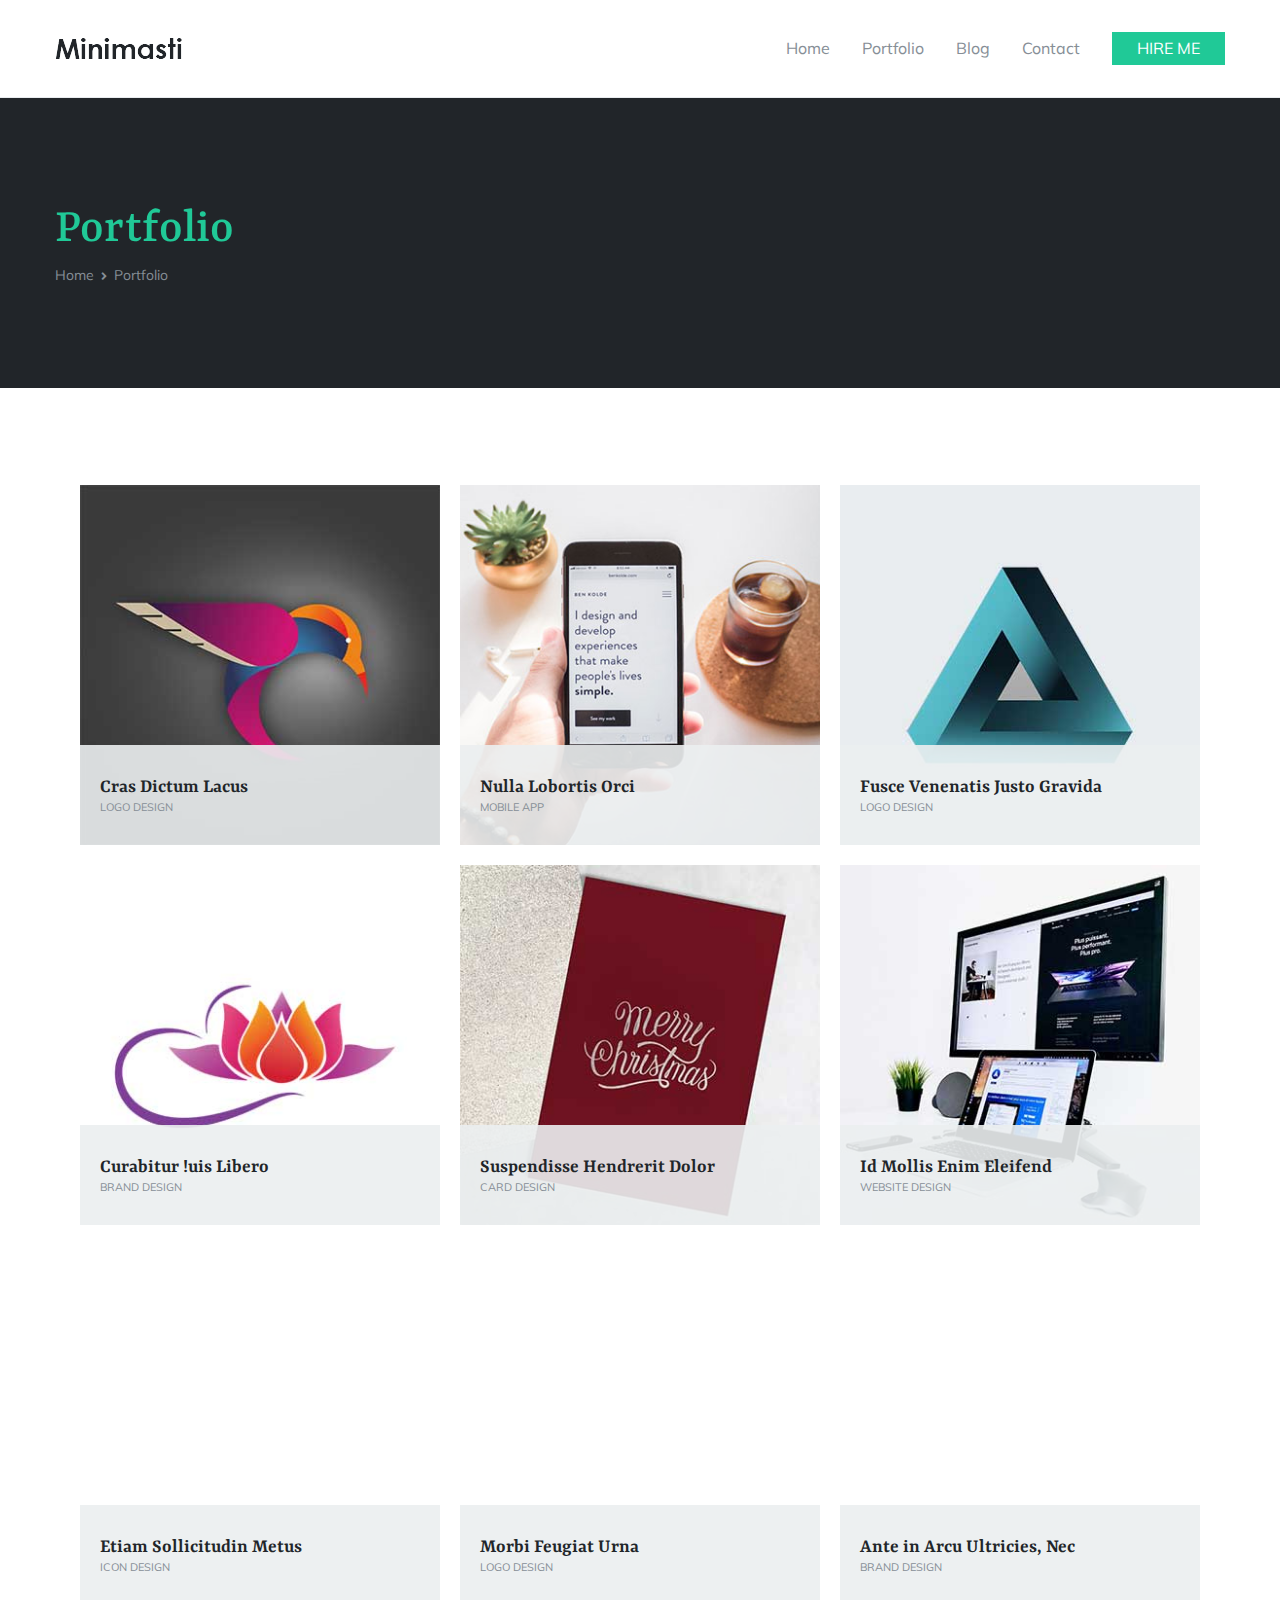
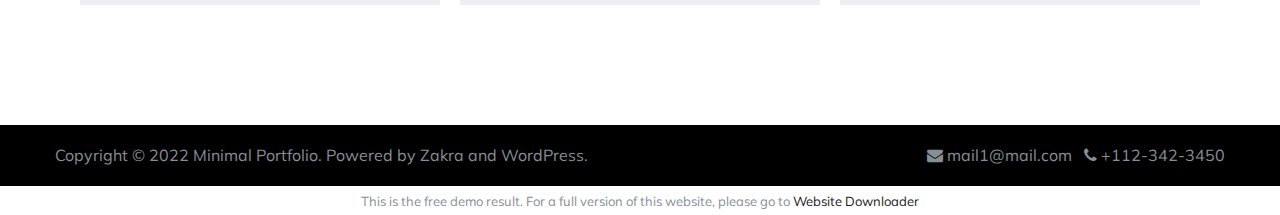
<file: index.html>
<!doctype html>
		<html lang="en-US">
	<head>
	<meta http-equiv="Content-Type" content="text/html; charset=UTF-8"/>
		<meta name="viewport" content="width=device-width, initial-scale=1">
		<link rel="profile" href="https://gmpg.org/xfn/11">
		<title>Portfolio - Minimal Portfolio</title><link rel="preload" as="style" href="//fonts.googleapis.com/css?family=Muli%3A400%7CRasa%3A400%2C500%7CRasa%3A100%2C100italic%2C200%2C200italic%2C300%2C300italic%2C400%2C400italic%2C500%2C500italic%2C600%2C600italic%2C700%2C700italic%2C800%2C800italic%2C900%2C900italic%7CRoboto%20Slab%3A100%2C100italic%2C200%2C200italic%2C300%2C300italic%2C400%2C400italic%2C500%2C500italic%2C600%2C600italic%2C700%2C700italic%2C800%2C800italic%2C900%2C900italic&#038;display=swap" /><link rel="stylesheet" href="//fonts.googleapis.com/css?family=Muli%3A400%7CRasa%3A400%2C500%7CRasa%3A100%2C100italic%2C200%2C200italic%2C300%2C300italic%2C400%2C400italic%2C500%2C500italic%2C600%2C600italic%2C700%2C700italic%2C800%2C800italic%2C900%2C900italic%7CRoboto%20Slab%3A100%2C100italic%2C200%2C200italic%2C300%2C300italic%2C400%2C400italic%2C500%2C500italic%2C600%2C600italic%2C700%2C700italic%2C800%2C800italic%2C900%2C900italic&#038;display=swap" media="print" onload="this.media='all'" /><noscript><link rel="stylesheet" href="//fonts.googleapis.com/css?family=Muli%3A400%7CRasa%3A400%2C500%7CRasa%3A100%2C100italic%2C200%2C200italic%2C300%2C300italic%2C400%2C400italic%2C500%2C500italic%2C600%2C600italic%2C700%2C700italic%2C800%2C800italic%2C900%2C900italic%7CRoboto%20Slab%3A100%2C100italic%2C200%2C200italic%2C300%2C300italic%2C400%2C400italic%2C500%2C500italic%2C600%2C600italic%2C700%2C700italic%2C800%2C800italic%2C900%2C900italic&#038;display=swap" /></noscript><link rel="stylesheet" href="minimal-portfolio/wp-content/cache/min/16/3fed36b816d2dcf37254909182d73584.css" media="all" data-minify="1" />
<meta name='robots' content='max-image-preview:large' />
<link rel='dns-prefetch' href='//fonts.googleapis.com' />
<link href='https://fonts.gstatic.com' crossorigin rel='preconnect' />
<link rel="alternate" type="application/rss+xml" title="Minimal Portfolio &raquo; Feed" href="https://zakrademos.com/minimal-portfolio/feed/" />
<style type="text/css">
img.wp-smiley,
img.emoji {
	display: inline !important;
	border: none !important;
	box-shadow: none !important;
	height: 1em !important;
	width: 1em !important;
	margin: 0 0.07em !important;
	vertical-align: -0.1em !important;
	background: none !important;
	padding: 0 !important;
}
</style>
<style id='wp-block-library-theme-inline-css' type='text/css'>
.wp-block-audio figcaption{color:#555;font-size:13px;text-align:center}.is-dark-theme .wp-block-audio figcaption{color:hsla(0,0%,100%,.65)}.wp-block-code>code{font-family:Menlo,Consolas,monaco,monospace;color:#1e1e1e;padding:.8em 1em;border:1px solid #ddd;border-radius:4px}.wp-block-embed figcaption{color:#555;font-size:13px;text-align:center}.is-dark-theme .wp-block-embed figcaption{color:hsla(0,0%,100%,.65)}.blocks-gallery-caption{color:#555;font-size:13px;text-align:center}.is-dark-theme .blocks-gallery-caption{color:hsla(0,0%,100%,.65)}.wp-block-image figcaption{color:#555;font-size:13px;text-align:center}.is-dark-theme .wp-block-image figcaption{color:hsla(0,0%,100%,.65)}.wp-block-pullquote{border-top:4px solid;border-bottom:4px solid;margin-bottom:1.75em;color:currentColor}.wp-block-pullquote__citation,.wp-block-pullquote cite,.wp-block-pullquote footer{color:currentColor;text-transform:uppercase;font-size:.8125em;font-style:normal}.wp-block-quote{border-left:.25em solid;margin:0 0 1.75em;padding-left:1em}.wp-block-quote cite,.wp-block-quote footer{color:currentColor;font-size:.8125em;position:relative;font-style:normal}.wp-block-quote.has-text-align-right{border-left:none;border-right:.25em solid;padding-left:0;padding-right:1em}.wp-block-quote.has-text-align-center{border:none;padding-left:0}.wp-block-quote.is-large,.wp-block-quote.is-style-large,.wp-block-quote.is-style-plain{border:none}.wp-block-search .wp-block-search__label{font-weight:700}.wp-block-group:where(.has-background){padding:1.25em 2.375em}.wp-block-separator{border:none;border-bottom:2px solid;margin-left:auto;margin-right:auto;opacity:.4}.wp-block-separator:not(.is-style-wide):not(.is-style-dots){width:100px}.wp-block-separator.has-background:not(.is-style-dots){border-bottom:none;height:1px}.wp-block-separator.has-background:not(.is-style-wide):not(.is-style-dots){height:2px}.wp-block-table thead{border-bottom:3px solid}.wp-block-table tfoot{border-top:3px solid}.wp-block-table td,.wp-block-table th{padding:.5em;border:1px solid;word-break:normal}.wp-block-table figcaption{color:#555;font-size:13px;text-align:center}.is-dark-theme .wp-block-table figcaption{color:hsla(0,0%,100%,.65)}.wp-block-video figcaption{color:#555;font-size:13px;text-align:center}.is-dark-theme .wp-block-video figcaption{color:hsla(0,0%,100%,.65)}.wp-block-template-part.has-background{padding:1.25em 2.375em;margin-top:0;margin-bottom:0}
</style>
<style id='global-styles-inline-css' type='text/css'>
body{--wp--preset--color--black: #000000;--wp--preset--color--cyan-bluish-gray: #abb8c3;--wp--preset--color--white: #ffffff;--wp--preset--color--pale-pink: #f78da7;--wp--preset--color--vivid-red: #cf2e2e;--wp--preset--color--luminous-vivid-orange: #ff6900;--wp--preset--color--luminous-vivid-amber: #fcb900;--wp--preset--color--light-green-cyan: #7bdcb5;--wp--preset--color--vivid-green-cyan: #00d084;--wp--preset--color--pale-cyan-blue: #8ed1fc;--wp--preset--color--vivid-cyan-blue: #0693e3;--wp--preset--color--vivid-purple: #9b51e0;--wp--preset--gradient--vivid-cyan-blue-to-vivid-purple: linear-gradient(135deg,rgba(6,147,227,1) 0%,rgb(155,81,224) 100%);--wp--preset--gradient--light-green-cyan-to-vivid-green-cyan: linear-gradient(135deg,rgb(122,220,180) 0%,rgb(0,208,130) 100%);--wp--preset--gradient--luminous-vivid-amber-to-luminous-vivid-orange: linear-gradient(135deg,rgba(252,185,0,1) 0%,rgba(255,105,0,1) 100%);--wp--preset--gradient--luminous-vivid-orange-to-vivid-red: linear-gradient(135deg,rgba(255,105,0,1) 0%,rgb(207,46,46) 100%);--wp--preset--gradient--very-light-gray-to-cyan-bluish-gray: linear-gradient(135deg,rgb(238,238,238) 0%,rgb(169,184,195) 100%);--wp--preset--gradient--cool-to-warm-spectrum: linear-gradient(135deg,rgb(74,234,220) 0%,rgb(151,120,209) 20%,rgb(207,42,186) 40%,rgb(238,44,130) 60%,rgb(251,105,98) 80%,rgb(254,248,76) 100%);--wp--preset--gradient--blush-light-purple: linear-gradient(135deg,rgb(255,206,236) 0%,rgb(152,150,240) 100%);--wp--preset--gradient--blush-bordeaux: linear-gradient(135deg,rgb(254,205,165) 0%,rgb(254,45,45) 50%,rgb(107,0,62) 100%);--wp--preset--gradient--luminous-dusk: linear-gradient(135deg,rgb(255,203,112) 0%,rgb(199,81,192) 50%,rgb(65,88,208) 100%);--wp--preset--gradient--pale-ocean: linear-gradient(135deg,rgb(255,245,203) 0%,rgb(182,227,212) 50%,rgb(51,167,181) 100%);--wp--preset--gradient--electric-grass: linear-gradient(135deg,rgb(202,248,128) 0%,rgb(113,206,126) 100%);--wp--preset--gradient--midnight: linear-gradient(135deg,rgb(2,3,129) 0%,rgb(40,116,252) 100%);--wp--preset--duotone--dark-grayscale: url('#wp-duotone-dark-grayscale');--wp--preset--duotone--grayscale: url('#wp-duotone-grayscale');--wp--preset--duotone--purple-yellow: url('#wp-duotone-purple-yellow');--wp--preset--duotone--blue-red: url('#wp-duotone-blue-red');--wp--preset--duotone--midnight: url('#wp-duotone-midnight');--wp--preset--duotone--magenta-yellow: url('#wp-duotone-magenta-yellow');--wp--preset--duotone--purple-green: url('#wp-duotone-purple-green');--wp--preset--duotone--blue-orange: url('#wp-duotone-blue-orange');--wp--preset--font-size--small: 13px;--wp--preset--font-size--medium: 20px;--wp--preset--font-size--large: 36px;--wp--preset--font-size--x-large: 42px;}.has-black-color{color: var(--wp--preset--color--black) !important;}.has-cyan-bluish-gray-color{color: var(--wp--preset--color--cyan-bluish-gray) !important;}.has-white-color{color: var(--wp--preset--color--white) !important;}.has-pale-pink-color{color: var(--wp--preset--color--pale-pink) !important;}.has-vivid-red-color{color: var(--wp--preset--color--vivid-red) !important;}.has-luminous-vivid-orange-color{color: var(--wp--preset--color--luminous-vivid-orange) !important;}.has-luminous-vivid-amber-color{color: var(--wp--preset--color--luminous-vivid-amber) !important;}.has-light-green-cyan-color{color: var(--wp--preset--color--light-green-cyan) !important;}.has-vivid-green-cyan-color{color: var(--wp--preset--color--vivid-green-cyan) !important;}.has-pale-cyan-blue-color{color: var(--wp--preset--color--pale-cyan-blue) !important;}.has-vivid-cyan-blue-color{color: var(--wp--preset--color--vivid-cyan-blue) !important;}.has-vivid-purple-color{color: var(--wp--preset--color--vivid-purple) !important;}.has-black-background-color{background-color: var(--wp--preset--color--black) !important;}.has-cyan-bluish-gray-background-color{background-color: var(--wp--preset--color--cyan-bluish-gray) !important;}.has-white-background-color{background-color: var(--wp--preset--color--white) !important;}.has-pale-pink-background-color{background-color: var(--wp--preset--color--pale-pink) !important;}.has-vivid-red-background-color{background-color: var(--wp--preset--color--vivid-red) !important;}.has-luminous-vivid-orange-background-color{background-color: var(--wp--preset--color--luminous-vivid-orange) !important;}.has-luminous-vivid-amber-background-color{background-color: var(--wp--preset--color--luminous-vivid-amber) !important;}.has-light-green-cyan-background-color{background-color: var(--wp--preset--color--light-green-cyan) !important;}.has-vivid-green-cyan-background-color{background-color: var(--wp--preset--color--vivid-green-cyan) !important;}.has-pale-cyan-blue-background-color{background-color: var(--wp--preset--color--pale-cyan-blue) !important;}.has-vivid-cyan-blue-background-color{background-color: var(--wp--preset--color--vivid-cyan-blue) !important;}.has-vivid-purple-background-color{background-color: var(--wp--preset--color--vivid-purple) !important;}.has-black-border-color{border-color: var(--wp--preset--color--black) !important;}.has-cyan-bluish-gray-border-color{border-color: var(--wp--preset--color--cyan-bluish-gray) !important;}.has-white-border-color{border-color: var(--wp--preset--color--white) !important;}.has-pale-pink-border-color{border-color: var(--wp--preset--color--pale-pink) !important;}.has-vivid-red-border-color{border-color: var(--wp--preset--color--vivid-red) !important;}.has-luminous-vivid-orange-border-color{border-color: var(--wp--preset--color--luminous-vivid-orange) !important;}.has-luminous-vivid-amber-border-color{border-color: var(--wp--preset--color--luminous-vivid-amber) !important;}.has-light-green-cyan-border-color{border-color: var(--wp--preset--color--light-green-cyan) !important;}.has-vivid-green-cyan-border-color{border-color: var(--wp--preset--color--vivid-green-cyan) !important;}.has-pale-cyan-blue-border-color{border-color: var(--wp--preset--color--pale-cyan-blue) !important;}.has-vivid-cyan-blue-border-color{border-color: var(--wp--preset--color--vivid-cyan-blue) !important;}.has-vivid-purple-border-color{border-color: var(--wp--preset--color--vivid-purple) !important;}.has-vivid-cyan-blue-to-vivid-purple-gradient-background{background: var(--wp--preset--gradient--vivid-cyan-blue-to-vivid-purple) !important;}.has-light-green-cyan-to-vivid-green-cyan-gradient-background{background: var(--wp--preset--gradient--light-green-cyan-to-vivid-green-cyan) !important;}.has-luminous-vivid-amber-to-luminous-vivid-orange-gradient-background{background: var(--wp--preset--gradient--luminous-vivid-amber-to-luminous-vivid-orange) !important;}.has-luminous-vivid-orange-to-vivid-red-gradient-background{background: var(--wp--preset--gradient--luminous-vivid-orange-to-vivid-red) !important;}.has-very-light-gray-to-cyan-bluish-gray-gradient-background{background: var(--wp--preset--gradient--very-light-gray-to-cyan-bluish-gray) !important;}.has-cool-to-warm-spectrum-gradient-background{background: var(--wp--preset--gradient--cool-to-warm-spectrum) !important;}.has-blush-light-purple-gradient-background{background: var(--wp--preset--gradient--blush-light-purple) !important;}.has-blush-bordeaux-gradient-background{background: var(--wp--preset--gradient--blush-bordeaux) !important;}.has-luminous-dusk-gradient-background{background: var(--wp--preset--gradient--luminous-dusk) !important;}.has-pale-ocean-gradient-background{background: var(--wp--preset--gradient--pale-ocean) !important;}.has-electric-grass-gradient-background{background: var(--wp--preset--gradient--electric-grass) !important;}.has-midnight-gradient-background{background: var(--wp--preset--gradient--midnight) !important;}.has-small-font-size{font-size: var(--wp--preset--font-size--small) !important;}.has-medium-font-size{font-size: var(--wp--preset--font-size--medium) !important;}.has-large-font-size{font-size: var(--wp--preset--font-size--large) !important;}.has-x-large-font-size{font-size: var(--wp--preset--font-size--x-large) !important;}
</style>
<style id='zakra-style-inline-css' type='text/css'>
@media screen and (min-width:1200px){.tg-container{max-width:1170px;}}a:hover, a:focus, .tg-primary-menu > div ul li:hover > a,  .tg-primary-menu > div ul li.current_page_item > a, .tg-primary-menu > div ul li.current-menu-item > a,  .tg-mobile-navigation > div ul li.current_page_item > a, .tg-mobile-navigation > div ul li.current-menu-item > a,  .entry-content a,  .tg-meta-style-two .entry-meta span, .tg-meta-style-two .entry-meta a{color:#20c997;}.tg-primary-menu.tg-primary-menu--style-underline > div > ul > li.current_page_item > a::before, .tg-primary-menu.tg-primary-menu--style-underline > div > ul > li.current-menu-item > a::before, .tg-primary-menu.tg-primary-menu--style-left-border > div > ul > li.current_page_item > a::before, .tg-primary-menu.tg-primary-menu--style-left-border > div > ul > li.current-menu-item > a::before, .tg-primary-menu.tg-primary-menu--style-right-border > div > ul > li.current_page_item > a::before, .tg-primary-menu.tg-primary-menu--style-right-border > div > ul > li.current-menu-item > a::before, .tg-scroll-to-top:hover, button, input[type="button"], input[type="reset"], input[type="submit"], .tg-primary-menu > div ul li.tg-header-button-wrap a{background-color:#20c997;}body{color:#868e96;}body{font-family:Muli;font-weight:400;font-size:16px;}h1, h2, h3, h4, h5, h6{font-family:Rasa;font-weight:400;}h1{font-weight:500;}h2{font-weight:500;}h3{font-weight:500;}h4{font-weight:500;}h5{font-weight:500;}h6{font-weight:500;}button, input[type="button"], input[type="reset"], input[type="submit"], #infinite-handle span{background-color:#20c997;}button:hover, input[type="button"]:hover, input[type="reset"]:hover, input[type="submit"]:hover, #infinite-handle span:hover{background-color:#1cb487;}.tg-site-header .tg-site-header-top{background-size:contain;}.tg-site-header, .tg-container--separate .tg-site-header{background-size:contain;}.main-navigation.tg-primary-menu > div ul li.tg-header-button-wrap a{padding-top:2px;padding-right:25px;padding-bottom:2px;padding-left:25px;}.main-navigation.tg-primary-menu > div ul li.tg-header-button-wrap a{background-color:#20c997;}.main-navigation.tg-primary-menu > div ul li.tg-header-button-wrap a:hover{background-color:#1cb487;}.tg-primary-menu > div > ul li:not(.tg-header-button-wrap) a{color:#868e96;}.tg-page-header{padding-top:100px;padding-bottom:100px;}.tg-page-header .breadcrumb-trail ul li{font-size:14px;}.tg-page-header .tg-page-header__title, .tg-page-content__title{color:#20c997;}.tg-page-header, .tg-container--separate .tg-page-header{background-color:#212529;background-position:center center;background-size:contain;}.tg-page-header .breadcrumb-trail ul li{color:#868e96;}.tg-page-header .breadcrumb-trail ul li::after{color:#868e96;}.tg-page-header .breadcrumb-trail ul li a{color:#868e96;}.tg-page-header .breadcrumb-trail ul li a:hover {color:#20c997;}.tg-page-header .tg-page-header__title, .tg-page-content__title{font-weight:500;font-size:50px;}.widget .widget-title{font-family:Rasa;font-weight:500;font-size:1.6em;}.tg-site-footer .tg-site-footer-widgets{border-top-width:0px;}.tg-site-footer .tg-site-footer-bar{background-color:#000000;}.tg-site-footer .tg-site-footer-bar{color:#868e96;}.tg-site-footer .tg-site-footer-bar a{color:#868e96;}.tg-site-footer .tg-site-footer-bar a:hover, .tg-site-footer .tg-site-footer-bar a:focus{color:#20c997;}
</style>
<style id='rocket-lazyload-inline-css' type='text/css'>
.rll-youtube-player{position:relative;padding-bottom:56.23%;height:0;overflow:hidden;max-width:100%;}.rll-youtube-player:focus-within{outline: 2px solid currentColor;outline-offset: 5px;}.rll-youtube-player iframe{position:absolute;top:0;left:0;width:100%;height:100%;z-index:100;background:0 0}.rll-youtube-player img{bottom:0;display:block;left:0;margin:auto;max-width:100%;width:100%;position:absolute;right:0;top:0;border:none;height:auto;-webkit-transition:.4s all;-moz-transition:.4s all;transition:.4s all}.rll-youtube-player img:hover{-webkit-filter:brightness(75%)}.rll-youtube-player .play{height:100%;width:100%;left:0;top:0;position:absolute;background:url(minimal-portfolio/wp-content/plugins/wp-rocket/assets/img/youtube.png) no-repeat center;background-color: transparent !important;cursor:pointer;border:none;}
</style>
<link rel="https://api.w.org/" href="https://zakrademos.com/minimal-portfolio/wp-json/" /><link rel="alternate" type="application/json" href="https://zakrademos.com/minimal-portfolio/wp-json/wp/v2/pages/10" /><link rel="EditURI" type="application/rsd+xml" title="RSD" href="https://zakrademos.com/minimal-portfolio/xmlrpc.php?rsd" />
<link rel="wlwmanifest" type="application/wlwmanifest+xml" href="https://zakrademos.com/minimal-portfolio/wp-includes/wlwmanifest.xml" /> 
<meta name="generator" content="WordPress 5.9.3" />
<meta name="generator" content="Everest Forms 1.8.3" />
<link rel="canonical" href="index.html" />
<link rel='shortlink' href='https://zakrademos.com/minimal-portfolio/?p=10' />
<link rel="alternate" type="application/json+oembed" href="https://zakrademos.com/minimal-portfolio/wp-json/oembed/1.0/embed?url=https%3A%2F%2Fzakrademos.com%2Fminimal-portfolio%2Fportfolio%2F" />
<link rel="alternate" type="text/xml+oembed" href="https://zakrademos.com/minimal-portfolio/wp-json/oembed/1.0/embed?url=https%3A%2F%2Fzakrademos.com%2Fminimal-portfolio%2Fportfolio%2F&#038;format=xml" />
		<style type="text/css">
						.site-title,
			.site-description {
				position: absolute;
				clip: rect(1px, 1px, 1px, 1px);
			}
						</style>
		<link rel="icon" href="minimal-portfolio/wp-content/uploads/sites/16/2020/07/zakra.png" sizes="32x32" />
<link rel="icon" href="minimal-portfolio/wp-content/uploads/sites/16/2020/07/zakra.png" sizes="192x192" />
<link rel="apple-touch-icon" href="minimal-portfolio/wp-content/uploads/sites/16/2020/07/zakra.png" />
<meta name="msapplication-TileImage" content="minimal-portfolio/wp-content/uploads/sites/16/2020/07/zakra.png" />
		<style type="text/css" id="wp-custom-css">
			.everest-forms .evf-minimal-portfolio .evf-field-container .evf-frontend-row input,
.everest-forms .evf-field-container .evf-frontend-row textarea {
    padding: 16px 24px;
    border-color: #CCC;
    border-radius: 0;
    background-color: #FFF;
}
.everest-forms .evf-field-container .evf-frontend-row textarea {
    height: 150px;
}
.everest-forms .evf-minimal-portfolio button[type=submit] {
    padding: 17px 40px;
    color: #fff;
    background-color: #20c997;
    border: none;
    border-radius: 0;
    transition: 0.5s all;
    font-weight: 800;    
}
.everest-forms .evf-minimal-portfolio button[type=submit]:hover {
    background-color: #1cb487;
}
.everest-forms .evf-minimal-portfolio .evf-submit-container {
    display: flex;
    justify-content: flex-end;
}
.everest-forms .evf-minimal-portfolio .evf-field-container .evf-frontend-row input:focus {
	border-color: #20c997;
}
.widget .gallery-columns-3 .gallery-item {
    margin: 1%;
    max-width: 31.33%;
}		</style>
		<noscript><style id="rocket-lazyload-nojs-css">.rll-youtube-player, [data-lazy-src]{display:none !important;}</style></noscript>
	</head>
<body data-rsssl=1 class="page-template page-template-page-templates page-template-pagebuilder page-template-page-templatespagebuilder-php page page-id-10 wp-custom-logo everest-forms-no-js tg-site-layout--stretched tg-container--wide has-page-header has-breadcrumbs elementor-default elementor-kit-584 elementor-page elementor-page-10">
<svg xmlns="http://www.w3.org/2000/svg" viewBox="0 0 0 0" width="0" height="0" focusable="false" role="none" style="visibility: hidden; position: absolute; left: -9999px; overflow: hidden;" ><defs><filter id="wp-duotone-dark-grayscale"><feColorMatrix color-interpolation-filters="sRGB" type="matrix" values=" .299 .587 .114 0 0 .299 .587 .114 0 0 .299 .587 .114 0 0 .299 .587 .114 0 0 " /><feComponentTransfer color-interpolation-filters="sRGB" ><feFuncR type="table" tableValues="0 0.49803921568627" /><feFuncG type="table" tableValues="0 0.49803921568627" /><feFuncB type="table" tableValues="0 0.49803921568627" /><feFuncA type="table" tableValues="1 1" /></feComponentTransfer><feComposite in2="SourceGraphic" operator="in" /></filter></defs></svg><svg xmlns="http://www.w3.org/2000/svg" viewBox="0 0 0 0" width="0" height="0" focusable="false" role="none" style="visibility: hidden; position: absolute; left: -9999px; overflow: hidden;" ><defs><filter id="wp-duotone-grayscale"><feColorMatrix color-interpolation-filters="sRGB" type="matrix" values=" .299 .587 .114 0 0 .299 .587 .114 0 0 .299 .587 .114 0 0 .299 .587 .114 0 0 " /><feComponentTransfer color-interpolation-filters="sRGB" ><feFuncR type="table" tableValues="0 1" /><feFuncG type="table" tableValues="0 1" /><feFuncB type="table" tableValues="0 1" /><feFuncA type="table" tableValues="1 1" /></feComponentTransfer><feComposite in2="SourceGraphic" operator="in" /></filter></defs></svg><svg xmlns="http://www.w3.org/2000/svg" viewBox="0 0 0 0" width="0" height="0" focusable="false" role="none" style="visibility: hidden; position: absolute; left: -9999px; overflow: hidden;" ><defs><filter id="wp-duotone-purple-yellow"><feColorMatrix color-interpolation-filters="sRGB" type="matrix" values=" .299 .587 .114 0 0 .299 .587 .114 0 0 .299 .587 .114 0 0 .299 .587 .114 0 0 " /><feComponentTransfer color-interpolation-filters="sRGB" ><feFuncR type="table" tableValues="0.54901960784314 0.98823529411765" /><feFuncG type="table" tableValues="0 1" /><feFuncB type="table" tableValues="0.71764705882353 0.25490196078431" /><feFuncA type="table" tableValues="1 1" /></feComponentTransfer><feComposite in2="SourceGraphic" operator="in" /></filter></defs></svg><svg xmlns="http://www.w3.org/2000/svg" viewBox="0 0 0 0" width="0" height="0" focusable="false" role="none" style="visibility: hidden; position: absolute; left: -9999px; overflow: hidden;" ><defs><filter id="wp-duotone-blue-red"><feColorMatrix color-interpolation-filters="sRGB" type="matrix" values=" .299 .587 .114 0 0 .299 .587 .114 0 0 .299 .587 .114 0 0 .299 .587 .114 0 0 " /><feComponentTransfer color-interpolation-filters="sRGB" ><feFuncR type="table" tableValues="0 1" /><feFuncG type="table" tableValues="0 0.27843137254902" /><feFuncB type="table" tableValues="0.5921568627451 0.27843137254902" /><feFuncA type="table" tableValues="1 1" /></feComponentTransfer><feComposite in2="SourceGraphic" operator="in" /></filter></defs></svg><svg xmlns="http://www.w3.org/2000/svg" viewBox="0 0 0 0" width="0" height="0" focusable="false" role="none" style="visibility: hidden; position: absolute; left: -9999px; overflow: hidden;" ><defs><filter id="wp-duotone-midnight"><feColorMatrix color-interpolation-filters="sRGB" type="matrix" values=" .299 .587 .114 0 0 .299 .587 .114 0 0 .299 .587 .114 0 0 .299 .587 .114 0 0 " /><feComponentTransfer color-interpolation-filters="sRGB" ><feFuncR type="table" tableValues="0 0" /><feFuncG type="table" tableValues="0 0.64705882352941" /><feFuncB type="table" tableValues="0 1" /><feFuncA type="table" tableValues="1 1" /></feComponentTransfer><feComposite in2="SourceGraphic" operator="in" /></filter></defs></svg><svg xmlns="http://www.w3.org/2000/svg" viewBox="0 0 0 0" width="0" height="0" focusable="false" role="none" style="visibility: hidden; position: absolute; left: -9999px; overflow: hidden;" ><defs><filter id="wp-duotone-magenta-yellow"><feColorMatrix color-interpolation-filters="sRGB" type="matrix" values=" .299 .587 .114 0 0 .299 .587 .114 0 0 .299 .587 .114 0 0 .299 .587 .114 0 0 " /><feComponentTransfer color-interpolation-filters="sRGB" ><feFuncR type="table" tableValues="0.78039215686275 1" /><feFuncG type="table" tableValues="0 0.94901960784314" /><feFuncB type="table" tableValues="0.35294117647059 0.47058823529412" /><feFuncA type="table" tableValues="1 1" /></feComponentTransfer><feComposite in2="SourceGraphic" operator="in" /></filter></defs></svg><svg xmlns="http://www.w3.org/2000/svg" viewBox="0 0 0 0" width="0" height="0" focusable="false" role="none" style="visibility: hidden; position: absolute; left: -9999px; overflow: hidden;" ><defs><filter id="wp-duotone-purple-green"><feColorMatrix color-interpolation-filters="sRGB" type="matrix" values=" .299 .587 .114 0 0 .299 .587 .114 0 0 .299 .587 .114 0 0 .299 .587 .114 0 0 " /><feComponentTransfer color-interpolation-filters="sRGB" ><feFuncR type="table" tableValues="0.65098039215686 0.40392156862745" /><feFuncG type="table" tableValues="0 1" /><feFuncB type="table" tableValues="0.44705882352941 0.4" /><feFuncA type="table" tableValues="1 1" /></feComponentTransfer><feComposite in2="SourceGraphic" operator="in" /></filter></defs></svg><svg xmlns="http://www.w3.org/2000/svg" viewBox="0 0 0 0" width="0" height="0" focusable="false" role="none" style="visibility: hidden; position: absolute; left: -9999px; overflow: hidden;" ><defs><filter id="wp-duotone-blue-orange"><feColorMatrix color-interpolation-filters="sRGB" type="matrix" values=" .299 .587 .114 0 0 .299 .587 .114 0 0 .299 .587 .114 0 0 .299 .587 .114 0 0 " /><feComponentTransfer color-interpolation-filters="sRGB" ><feFuncR type="table" tableValues="0.098039215686275 1" /><feFuncG type="table" tableValues="0 0.66274509803922" /><feFuncB type="table" tableValues="0.84705882352941 0.41960784313725" /><feFuncA type="table" tableValues="1 1" /></feComponentTransfer><feComposite in2="SourceGraphic" operator="in" /></filter></defs></svg>
		<div id="page" class="site tg-site">
				<a class="skip-link screen-reader-text" href="#content">Skip to content</a>
		<header id="masthead" class="site-header tg-site-header tg-site-header--left">
		<div class="tg-site-header-bottom">
			<div class="tg-header-container tg-container tg-container--flex tg-container--flex-center tg-container--flex-space-between">
			<div class="tg-block tg-block--one">
						<div class="site-branding">
			<a href="minimal-portfolio.html" class="custom-logo-link" rel="home"><img width="127" height="21" src="data:image/svg+xml,%3Csvg%20xmlns='http://www.w3.org/2000/svg'%20viewBox='0%200%20127%2021'%3E%3C/svg%3E" class="custom-logo" alt="Minimal Portfolio" data-lazy-src="minimal-portfolio/wp-content/uploads/sites/16/2019/04/logo.png" /><noscript><img width="127" height="21" src="minimal-portfolio/wp-content/uploads/sites/16/2019/04/logo.png" class="custom-logo" alt="Minimal Portfolio" /></noscript></a>			<div class="site-info-wrap">
									<p class="site-title">
						<a href="minimal-portfolio.html" rel="home">Minimal Portfolio</a>
					</p>
										<p class="site-description">Just another Zakra Demos site</p>
							</div>
		</div><!-- .site-branding -->
			</div> <!-- /.tg-site-header__block--one -->
			<div class="tg-block tg-block--two">
						<nav id="site-navigation" class="main-navigation tg-primary-menu tg-primary-menu--style-none">
			<div class="menu"><ul id="primary-menu" class="menu-primary"><li id="menu-item-561" class="menu-item menu-item-type-post_type menu-item-object-page menu-item-home menu-item-561"><a title="
						" href="minimal-portfolio.html">Home</a></li>
<li id="menu-item-558" class="menu-item menu-item-type-post_type menu-item-object-page current-menu-item page_item page-item-10 current_page_item menu-item-558"><a title="
						" href="index.html" aria-current="page">Portfolio</a></li>
<li id="menu-item-559" class="menu-item menu-item-type-post_type menu-item-object-page menu-item-559"><a title="
						" href="minimal-portfolio/blog.html">Blog</a></li>
<li id="menu-item-560" class="menu-item menu-item-type-post_type menu-item-object-page menu-item-560"><a title="
						" href="minimal-portfolio/contact.html">Contact</a></li>
<li class="menu-item tg-header-button-wrap"><a href="">HIRE ME</a></li></ul></div>		</nav><!-- #site-navigation -->
				<nav id="header-action" class="tg-header-action">
			<ul class="tg-header-action-list">
				<li class="tg-header-action__item tg-mobile-toggle" >
										<button aria-label="Primary Menu" >
						<i class="tg-icon tg-icon-bars"></i>
					</button>
				</li><!-- /.tg-mobile-toggle -->
			</ul><!-- /.zakra-header-action-list -->
		</nav><!-- #header-action -->
				<nav id="mobile-navigation" class="tg-mobile-navigation"
			>
			<div class="menu-main-menu-container"><ul id="mobile-primary-menu" class="menu"><li class="menu-item menu-item-type-post_type menu-item-object-page menu-item-home menu-item-561"><a title="
						" href="minimal-portfolio.html">Home</a></li>
<li class="menu-item menu-item-type-post_type menu-item-object-page current-menu-item page_item page-item-10 current_page_item menu-item-558"><a title="
						" href="index.html" aria-current="page">Portfolio</a></li>
<li class="menu-item menu-item-type-post_type menu-item-object-page menu-item-559"><a title="
						" href="minimal-portfolio/blog.html">Blog</a></li>
<li class="menu-item menu-item-type-post_type menu-item-object-page menu-item-560"><a title="
						" href="minimal-portfolio/contact.html">Contact</a></li>
<li class="menu-item tg-header-button-wrap"><a href="">HIRE ME</a></li></ul></div>
		</nav><!-- /#mobile-navigation-->
			</div> <!-- /.tg-site-header__block-two -->
		</div>
		<!-- /.tg-container -->
		</div>
		<!-- /.tg-site-header-bottom -->
		</header><!-- #masthead -->
		<main id="main" class="site-main">
		<header class="tg-page-header tg-page-header--both-left">
			<div class="tg-container tg-container--flex tg-container--flex-center tg-container--flex-space-between">
				<h1 class="tg-page-header__title">Portfolio</h1>
				<nav role="navigation" aria-label="Breadcrumbs" class="breadcrumb-trail breadcrumbs" itemprop="breadcrumb"><ul class="trail-items" itemscope itemtype="http://schema.org/BreadcrumbList"><meta name="numberOfItems" content="2" /><meta name="itemListOrder" content="Ascending" /><li itemprop="itemListElement" itemscope itemtype="http://schema.org/ListItem" class="trail-item"><a href="minimal-portfolio.html" rel="home" itemprop="item"><span itemprop="name">Home</span></a><meta itemprop="position" content="1" /></li><li class="trail-item trail-end"><span>Portfolio</span></li></ul></nav>			</div>
		</header>
		<!-- /.page-header -->
				<div id="content" class="site-content">
			<div class="tg-container tg-container--flex tg-container--flex-space-between">
	<div id="primary" class="content-area pagebuilder-content">
				<div data-elementor-type="wp-post" data-elementor-id="10" class="elementor elementor-10">
						<div class="elementor-inner">
				<div class="elementor-section-wrap">
									<section class="elementor-section elementor-top-section elementor-element elementor-element-28eeda0 elementor-section-boxed elementor-section-height-default elementor-section-height-default" data-id="28eeda0" data-element_type="section">
						<div class="elementor-container elementor-column-gap-default">
							<div class="elementor-row">
					<div class="elementor-column elementor-col-33 elementor-top-column elementor-element elementor-element-ab34dfb" data-id="ab34dfb" data-element_type="column">
			<div class="elementor-column-wrap elementor-element-populated">
							<div class="elementor-widget-wrap">
						<div class="elementor-element elementor-element-e02882c elementor-widget elementor-widget-image" data-id="e02882c" data-element_type="widget" data-widget_type="image.default">
				<div class="elementor-widget-container">
								<div class="elementor-image">
												<img width="370" height="370" src="data:image/svg+xml,%3Csvg%20xmlns='http://www.w3.org/2000/svg'%20viewBox='0%200%20370%20370'%3E%3C/svg%3E" class="attachment-full size-full" alt="" data-lazy-srcset="minimal-portfolio/wp-content/uploads/sites/16/2019/05/portfolio-one.jpg 370w, minimal-portfolio/wp-content/uploads/sites/16/2019/05/portfolio-one-150x150.jpg 150w, minimal-portfolio/wp-content/uploads/sites/16/2019/05/portfolio-one-300x300.jpg 300w" data-lazy-sizes="(max-width: 370px) 100vw, 370px" data-lazy-src="minimal-portfolio/wp-content/uploads/sites/16/2019/05/portfolio-one.jpg" /><noscript><img width="370" height="370" src="minimal-portfolio/wp-content/uploads/sites/16/2019/05/portfolio-one.jpg" class="attachment-full size-full" alt="" srcset="minimal-portfolio/wp-content/uploads/sites/16/2019/05/portfolio-one.jpg 370w, minimal-portfolio/wp-content/uploads/sites/16/2019/05/portfolio-one-150x150.jpg 150w, minimal-portfolio/wp-content/uploads/sites/16/2019/05/portfolio-one-300x300.jpg 300w" sizes="(max-width: 370px) 100vw, 370px" /></noscript>														</div>
						</div>
				</div>
				<section class="elementor-section elementor-inner-section elementor-element elementor-element-99838fa elementor-section-boxed elementor-section-height-default elementor-section-height-default" data-id="99838fa" data-element_type="section" data-settings="{&quot;background_background&quot;:&quot;classic&quot;}">
						<div class="elementor-container elementor-column-gap-no">
							<div class="elementor-row">
					<div class="elementor-column elementor-col-100 elementor-inner-column elementor-element elementor-element-85ea15f" data-id="85ea15f" data-element_type="column">
			<div class="elementor-column-wrap elementor-element-populated">
							<div class="elementor-widget-wrap">
						<div class="elementor-element elementor-element-e2c0d7f elementor-widget elementor-widget-heading" data-id="e2c0d7f" data-element_type="widget" data-widget_type="heading.default">
				<div class="elementor-widget-container">
			<h3 class="elementor-heading-title elementor-size-default"><a href="minimal-portfolio/portfolio-single.html">Cras Dictum Lacus</a></h3>		</div>
				</div>
				<div class="elementor-element elementor-element-2189e68 elementor-widget elementor-widget-heading" data-id="2189e68" data-element_type="widget" data-widget_type="heading.default">
				<div class="elementor-widget-container">
			<span class="elementor-heading-title elementor-size-default">LOGO DESIGN</span>		</div>
				</div>
						</div>
					</div>
		</div>
								</div>
					</div>
		</section>
						</div>
					</div>
		</div>
				<div class="elementor-column elementor-col-33 elementor-top-column elementor-element elementor-element-16254fa" data-id="16254fa" data-element_type="column">
			<div class="elementor-column-wrap elementor-element-populated">
							<div class="elementor-widget-wrap">
						<div class="elementor-element elementor-element-174d6e4 elementor-widget elementor-widget-image" data-id="174d6e4" data-element_type="widget" data-widget_type="image.default">
				<div class="elementor-widget-container">
								<div class="elementor-image">
												<img width="370" height="370" src="data:image/svg+xml,%3Csvg%20xmlns='http://www.w3.org/2000/svg'%20viewBox='0%200%20370%20370'%3E%3C/svg%3E" class="attachment-full size-full" alt="" data-lazy-srcset="minimal-portfolio/wp-content/uploads/sites/16/2019/04/portfolio-two.jpg 370w, minimal-portfolio/wp-content/uploads/sites/16/2019/04/portfolio-two-150x150.jpg 150w, minimal-portfolio/wp-content/uploads/sites/16/2019/04/portfolio-two-300x300.jpg 300w" data-lazy-sizes="(max-width: 370px) 100vw, 370px" data-lazy-src="minimal-portfolio/wp-content/uploads/sites/16/2019/04/portfolio-two.jpg" /><noscript><img width="370" height="370" src="minimal-portfolio/wp-content/uploads/sites/16/2019/04/portfolio-two.jpg" class="attachment-full size-full" alt="" srcset="minimal-portfolio/wp-content/uploads/sites/16/2019/04/portfolio-two.jpg 370w, minimal-portfolio/wp-content/uploads/sites/16/2019/04/portfolio-two-150x150.jpg 150w, minimal-portfolio/wp-content/uploads/sites/16/2019/04/portfolio-two-300x300.jpg 300w" sizes="(max-width: 370px) 100vw, 370px" /></noscript>														</div>
						</div>
				</div>
				<section class="elementor-section elementor-inner-section elementor-element elementor-element-f2d399e elementor-section-boxed elementor-section-height-default elementor-section-height-default" data-id="f2d399e" data-element_type="section" data-settings="{&quot;background_background&quot;:&quot;classic&quot;}">
						<div class="elementor-container elementor-column-gap-no">
							<div class="elementor-row">
					<div class="elementor-column elementor-col-100 elementor-inner-column elementor-element elementor-element-7d09473" data-id="7d09473" data-element_type="column">
			<div class="elementor-column-wrap elementor-element-populated">
							<div class="elementor-widget-wrap">
						<div class="elementor-element elementor-element-93e7bf7 elementor-widget elementor-widget-heading" data-id="93e7bf7" data-element_type="widget" data-widget_type="heading.default">
				<div class="elementor-widget-container">
			<h3 class="elementor-heading-title elementor-size-default"><a href="minimal-portfolio/portfolio-single.html">Nulla Lobortis Orci</a></h3>		</div>
				</div>
				<div class="elementor-element elementor-element-b65a02e elementor-widget elementor-widget-heading" data-id="b65a02e" data-element_type="widget" data-widget_type="heading.default">
				<div class="elementor-widget-container">
			<span class="elementor-heading-title elementor-size-default">MOBILE APP</span>		</div>
				</div>
						</div>
					</div>
		</div>
								</div>
					</div>
		</section>
						</div>
					</div>
		</div>
				<div class="elementor-column elementor-col-33 elementor-top-column elementor-element elementor-element-f46bc8f" data-id="f46bc8f" data-element_type="column">
			<div class="elementor-column-wrap elementor-element-populated">
							<div class="elementor-widget-wrap">
						<div class="elementor-element elementor-element-4431c4a elementor-widget elementor-widget-image" data-id="4431c4a" data-element_type="widget" data-widget_type="image.default">
				<div class="elementor-widget-container">
								<div class="elementor-image">
												<img width="370" height="370" src="data:image/svg+xml,%3Csvg%20xmlns='http://www.w3.org/2000/svg'%20viewBox='0%200%20370%20370'%3E%3C/svg%3E" class="attachment-full size-full" alt="" data-lazy-srcset="minimal-portfolio/wp-content/uploads/sites/16/2019/05/portfolio-three.jpg 370w, minimal-portfolio/wp-content/uploads/sites/16/2019/05/portfolio-three-150x150.jpg 150w, minimal-portfolio/wp-content/uploads/sites/16/2019/05/portfolio-three-300x300.jpg 300w" data-lazy-sizes="(max-width: 370px) 100vw, 370px" data-lazy-src="minimal-portfolio/wp-content/uploads/sites/16/2019/05/portfolio-three.jpg" /><noscript><img width="370" height="370" src="minimal-portfolio/wp-content/uploads/sites/16/2019/05/portfolio-three.jpg" class="attachment-full size-full" alt="" srcset="minimal-portfolio/wp-content/uploads/sites/16/2019/05/portfolio-three.jpg 370w, minimal-portfolio/wp-content/uploads/sites/16/2019/05/portfolio-three-150x150.jpg 150w, minimal-portfolio/wp-content/uploads/sites/16/2019/05/portfolio-three-300x300.jpg 300w" sizes="(max-width: 370px) 100vw, 370px" /></noscript>														</div>
						</div>
				</div>
				<section class="elementor-section elementor-inner-section elementor-element elementor-element-f7ae0e8 elementor-section-boxed elementor-section-height-default elementor-section-height-default" data-id="f7ae0e8" data-element_type="section" data-settings="{&quot;background_background&quot;:&quot;classic&quot;}">
						<div class="elementor-container elementor-column-gap-no">
							<div class="elementor-row">
					<div class="elementor-column elementor-col-100 elementor-inner-column elementor-element elementor-element-c1a3ece" data-id="c1a3ece" data-element_type="column">
			<div class="elementor-column-wrap elementor-element-populated">
							<div class="elementor-widget-wrap">
						<div class="elementor-element elementor-element-1fd6b65 elementor-widget elementor-widget-heading" data-id="1fd6b65" data-element_type="widget" data-widget_type="heading.default">
				<div class="elementor-widget-container">
			<h3 class="elementor-heading-title elementor-size-default"><a href="minimal-portfolio/portfolio-single.html">Fusce Venenatis Justo Gravida</a></h3>		</div>
				</div>
				<div class="elementor-element elementor-element-34fbf1d elementor-widget elementor-widget-heading" data-id="34fbf1d" data-element_type="widget" data-widget_type="heading.default">
				<div class="elementor-widget-container">
			<span class="elementor-heading-title elementor-size-default">LOGO DESIGN</span>		</div>
				</div>
						</div>
					</div>
		</div>
								</div>
					</div>
		</section>
						</div>
					</div>
		</div>
								</div>
					</div>
		</section>
				<section class="elementor-section elementor-top-section elementor-element elementor-element-a3d7d0e elementor-section-boxed elementor-section-height-default elementor-section-height-default" data-id="a3d7d0e" data-element_type="section">
						<div class="elementor-container elementor-column-gap-default">
							<div class="elementor-row">
					<div class="elementor-column elementor-col-33 elementor-top-column elementor-element elementor-element-70b4745" data-id="70b4745" data-element_type="column">
			<div class="elementor-column-wrap elementor-element-populated">
							<div class="elementor-widget-wrap">
						<div class="elementor-element elementor-element-ac88f6f elementor-widget elementor-widget-image" data-id="ac88f6f" data-element_type="widget" data-widget_type="image.default">
				<div class="elementor-widget-container">
								<div class="elementor-image">
												<img width="370" height="370" src="data:image/svg+xml,%3Csvg%20xmlns='http://www.w3.org/2000/svg'%20viewBox='0%200%20370%20370'%3E%3C/svg%3E" class="attachment-full size-full" alt="" data-lazy-srcset="minimal-portfolio/wp-content/uploads/sites/16/2019/05/portfolio-four.jpg 370w, minimal-portfolio/wp-content/uploads/sites/16/2019/05/portfolio-four-150x150.jpg 150w, minimal-portfolio/wp-content/uploads/sites/16/2019/05/portfolio-four-300x300.jpg 300w" data-lazy-sizes="(max-width: 370px) 100vw, 370px" data-lazy-src="minimal-portfolio/wp-content/uploads/sites/16/2019/05/portfolio-four.jpg" /><noscript><img width="370" height="370" src="minimal-portfolio/wp-content/uploads/sites/16/2019/05/portfolio-four.jpg" class="attachment-full size-full" alt="" srcset="minimal-portfolio/wp-content/uploads/sites/16/2019/05/portfolio-four.jpg 370w, minimal-portfolio/wp-content/uploads/sites/16/2019/05/portfolio-four-150x150.jpg 150w, minimal-portfolio/wp-content/uploads/sites/16/2019/05/portfolio-four-300x300.jpg 300w" sizes="(max-width: 370px) 100vw, 370px" /></noscript>														</div>
						</div>
				</div>
				<section class="elementor-section elementor-inner-section elementor-element elementor-element-a8d7dce elementor-section-boxed elementor-section-height-default elementor-section-height-default" data-id="a8d7dce" data-element_type="section" data-settings="{&quot;background_background&quot;:&quot;classic&quot;}">
						<div class="elementor-container elementor-column-gap-no">
							<div class="elementor-row">
					<div class="elementor-column elementor-col-100 elementor-inner-column elementor-element elementor-element-7ca4dcf" data-id="7ca4dcf" data-element_type="column">
			<div class="elementor-column-wrap elementor-element-populated">
							<div class="elementor-widget-wrap">
						<div class="elementor-element elementor-element-9a26fa9 elementor-widget elementor-widget-heading" data-id="9a26fa9" data-element_type="widget" data-widget_type="heading.default">
				<div class="elementor-widget-container">
			<h3 class="elementor-heading-title elementor-size-default"><a href="minimal-portfolio/portfolio-single.html">Curabitur !uis Libero</a></h3>		</div>
				</div>
				<div class="elementor-element elementor-element-b5e92ca elementor-widget elementor-widget-heading" data-id="b5e92ca" data-element_type="widget" data-widget_type="heading.default">
				<div class="elementor-widget-container">
			<span class="elementor-heading-title elementor-size-default">BRAND DESIGN</span>		</div>
				</div>
						</div>
					</div>
		</div>
								</div>
					</div>
		</section>
						</div>
					</div>
		</div>
				<div class="elementor-column elementor-col-33 elementor-top-column elementor-element elementor-element-8622f15" data-id="8622f15" data-element_type="column">
			<div class="elementor-column-wrap elementor-element-populated">
							<div class="elementor-widget-wrap">
						<div class="elementor-element elementor-element-95099f4 elementor-widget elementor-widget-image" data-id="95099f4" data-element_type="widget" data-widget_type="image.default">
				<div class="elementor-widget-container">
								<div class="elementor-image">
												<img width="370" height="370" src="data:image/svg+xml,%3Csvg%20xmlns='http://www.w3.org/2000/svg'%20viewBox='0%200%20370%20370'%3E%3C/svg%3E" class="attachment-full size-full" alt="" data-lazy-srcset="minimal-portfolio/wp-content/uploads/sites/16/2019/05/portfolio-five.jpg 370w, minimal-portfolio/wp-content/uploads/sites/16/2019/05/portfolio-five-150x150.jpg 150w, minimal-portfolio/wp-content/uploads/sites/16/2019/05/portfolio-five-300x300.jpg 300w" data-lazy-sizes="(max-width: 370px) 100vw, 370px" data-lazy-src="minimal-portfolio/wp-content/uploads/sites/16/2019/05/portfolio-five.jpg" /><noscript><img width="370" height="370" src="minimal-portfolio/wp-content/uploads/sites/16/2019/05/portfolio-five.jpg" class="attachment-full size-full" alt="" srcset="minimal-portfolio/wp-content/uploads/sites/16/2019/05/portfolio-five.jpg 370w, minimal-portfolio/wp-content/uploads/sites/16/2019/05/portfolio-five-150x150.jpg 150w, minimal-portfolio/wp-content/uploads/sites/16/2019/05/portfolio-five-300x300.jpg 300w" sizes="(max-width: 370px) 100vw, 370px" /></noscript>														</div>
						</div>
				</div>
				<section class="elementor-section elementor-inner-section elementor-element elementor-element-0aa7943 elementor-section-boxed elementor-section-height-default elementor-section-height-default" data-id="0aa7943" data-element_type="section" data-settings="{&quot;background_background&quot;:&quot;classic&quot;}">
						<div class="elementor-container elementor-column-gap-no">
							<div class="elementor-row">
					<div class="elementor-column elementor-col-100 elementor-inner-column elementor-element elementor-element-9b62b40" data-id="9b62b40" data-element_type="column">
			<div class="elementor-column-wrap elementor-element-populated">
							<div class="elementor-widget-wrap">
						<div class="elementor-element elementor-element-ec2cc2f elementor-widget elementor-widget-heading" data-id="ec2cc2f" data-element_type="widget" data-widget_type="heading.default">
				<div class="elementor-widget-container">
			<h3 class="elementor-heading-title elementor-size-default"><a href="minimal-portfolio/portfolio-single.html">Suspendisse Hendrerit Dolor</a></h3>		</div>
				</div>
				<div class="elementor-element elementor-element-70fed40 elementor-widget elementor-widget-heading" data-id="70fed40" data-element_type="widget" data-widget_type="heading.default">
				<div class="elementor-widget-container">
			<span class="elementor-heading-title elementor-size-default">CARD DESIGN</span>		</div>
				</div>
						</div>
					</div>
		</div>
								</div>
					</div>
		</section>
						</div>
					</div>
		</div>
				<div class="elementor-column elementor-col-33 elementor-top-column elementor-element elementor-element-1ada110" data-id="1ada110" data-element_type="column">
			<div class="elementor-column-wrap elementor-element-populated">
							<div class="elementor-widget-wrap">
						<div class="elementor-element elementor-element-f084273 elementor-widget elementor-widget-image" data-id="f084273" data-element_type="widget" data-widget_type="image.default">
				<div class="elementor-widget-container">
								<div class="elementor-image">
												<img width="370" height="370" src="data:image/svg+xml,%3Csvg%20xmlns='http://www.w3.org/2000/svg'%20viewBox='0%200%20370%20370'%3E%3C/svg%3E" class="attachment-full size-full" alt="" data-lazy-srcset="minimal-portfolio/wp-content/uploads/sites/16/2019/05/portfolio-six.jpg 370w, minimal-portfolio/wp-content/uploads/sites/16/2019/05/portfolio-six-150x150.jpg 150w, minimal-portfolio/wp-content/uploads/sites/16/2019/05/portfolio-six-300x300.jpg 300w" data-lazy-sizes="(max-width: 370px) 100vw, 370px" data-lazy-src="minimal-portfolio/wp-content/uploads/sites/16/2019/05/portfolio-six.jpg" /><noscript><img width="370" height="370" src="minimal-portfolio/wp-content/uploads/sites/16/2019/05/portfolio-six.jpg" class="attachment-full size-full" alt="" srcset="minimal-portfolio/wp-content/uploads/sites/16/2019/05/portfolio-six.jpg 370w, minimal-portfolio/wp-content/uploads/sites/16/2019/05/portfolio-six-150x150.jpg 150w, minimal-portfolio/wp-content/uploads/sites/16/2019/05/portfolio-six-300x300.jpg 300w" sizes="(max-width: 370px) 100vw, 370px" /></noscript>														</div>
						</div>
				</div>
				<section class="elementor-section elementor-inner-section elementor-element elementor-element-11b153f elementor-section-boxed elementor-section-height-default elementor-section-height-default" data-id="11b153f" data-element_type="section" data-settings="{&quot;background_background&quot;:&quot;classic&quot;}">
						<div class="elementor-container elementor-column-gap-no">
							<div class="elementor-row">
					<div class="elementor-column elementor-col-100 elementor-inner-column elementor-element elementor-element-81f63ec" data-id="81f63ec" data-element_type="column">
			<div class="elementor-column-wrap elementor-element-populated">
							<div class="elementor-widget-wrap">
						<div class="elementor-element elementor-element-7050c5c elementor-widget elementor-widget-heading" data-id="7050c5c" data-element_type="widget" data-widget_type="heading.default">
				<div class="elementor-widget-container">
			<h3 class="elementor-heading-title elementor-size-default"><a href="minimal-portfolio/portfolio-single.html">Id Mollis Enim Eleifend</a></h3>		</div>
				</div>
				<div class="elementor-element elementor-element-a161b2a elementor-widget elementor-widget-heading" data-id="a161b2a" data-element_type="widget" data-widget_type="heading.default">
				<div class="elementor-widget-container">
			<span class="elementor-heading-title elementor-size-default">WEBSITE DESIGN</span>		</div>
				</div>
						</div>
					</div>
		</div>
								</div>
					</div>
		</section>
						</div>
					</div>
		</div>
								</div>
					</div>
		</section>
				<section class="elementor-section elementor-top-section elementor-element elementor-element-9af010d elementor-section-boxed elementor-section-height-default elementor-section-height-default" data-id="9af010d" data-element_type="section">
						<div class="elementor-container elementor-column-gap-default">
							<div class="elementor-row">
					<div class="elementor-column elementor-col-33 elementor-top-column elementor-element elementor-element-70f9c49" data-id="70f9c49" data-element_type="column">
			<div class="elementor-column-wrap elementor-element-populated">
							<div class="elementor-widget-wrap">
						<div class="elementor-element elementor-element-75eeed3 elementor-widget elementor-widget-image" data-id="75eeed3" data-element_type="widget" data-widget_type="image.default">
				<div class="elementor-widget-container">
								<div class="elementor-image">
												<img width="370" height="370" src="data:image/svg+xml,%3Csvg%20xmlns='http://www.w3.org/2000/svg'%20viewBox='0%200%20370%20370'%3E%3C/svg%3E" class="attachment-full size-full" alt="" data-lazy-srcset="minimal-portfolio/wp-content/uploads/sites/16/2019/05/portfolio-seven.jpg 370w, minimal-portfolio/wp-content/uploads/sites/16/2019/05/portfolio-seven-150x150.jpg 150w, minimal-portfolio/wp-content/uploads/sites/16/2019/05/portfolio-seven-300x300.jpg 300w" data-lazy-sizes="(max-width: 370px) 100vw, 370px" data-lazy-src="minimal-portfolio/wp-content/uploads/sites/16/2019/05/portfolio-seven.jpg" /><noscript><img width="370" height="370" src="minimal-portfolio/wp-content/uploads/sites/16/2019/05/portfolio-seven.jpg" class="attachment-full size-full" alt="" srcset="minimal-portfolio/wp-content/uploads/sites/16/2019/05/portfolio-seven.jpg 370w, minimal-portfolio/wp-content/uploads/sites/16/2019/05/portfolio-seven-150x150.jpg 150w, minimal-portfolio/wp-content/uploads/sites/16/2019/05/portfolio-seven-300x300.jpg 300w" sizes="(max-width: 370px) 100vw, 370px" /></noscript>														</div>
						</div>
				</div>
				<section class="elementor-section elementor-inner-section elementor-element elementor-element-ad6e575 elementor-section-boxed elementor-section-height-default elementor-section-height-default" data-id="ad6e575" data-element_type="section" data-settings="{&quot;background_background&quot;:&quot;classic&quot;}">
						<div class="elementor-container elementor-column-gap-no">
							<div class="elementor-row">
					<div class="elementor-column elementor-col-100 elementor-inner-column elementor-element elementor-element-2cd8ade" data-id="2cd8ade" data-element_type="column">
			<div class="elementor-column-wrap elementor-element-populated">
							<div class="elementor-widget-wrap">
						<div class="elementor-element elementor-element-ab76325 elementor-widget elementor-widget-heading" data-id="ab76325" data-element_type="widget" data-widget_type="heading.default">
				<div class="elementor-widget-container">
			<h3 class="elementor-heading-title elementor-size-default"><a href="minimal-portfolio/portfolio-single.html">Etiam Sollicitudin Metus</a></h3>		</div>
				</div>
				<div class="elementor-element elementor-element-7a74b9f elementor-widget elementor-widget-heading" data-id="7a74b9f" data-element_type="widget" data-widget_type="heading.default">
				<div class="elementor-widget-container">
			<span class="elementor-heading-title elementor-size-default">ICON DESIGN</span>		</div>
				</div>
						</div>
					</div>
		</div>
								</div>
					</div>
		</section>
						</div>
					</div>
		</div>
				<div class="elementor-column elementor-col-33 elementor-top-column elementor-element elementor-element-2e37d5f" data-id="2e37d5f" data-element_type="column">
			<div class="elementor-column-wrap elementor-element-populated">
							<div class="elementor-widget-wrap">
						<div class="elementor-element elementor-element-5817a41 elementor-widget elementor-widget-image" data-id="5817a41" data-element_type="widget" data-widget_type="image.default">
				<div class="elementor-widget-container">
								<div class="elementor-image">
												<img width="370" height="370" src="data:image/svg+xml,%3Csvg%20xmlns='http://www.w3.org/2000/svg'%20viewBox='0%200%20370%20370'%3E%3C/svg%3E" class="attachment-full size-full" alt="" data-lazy-srcset="minimal-portfolio/wp-content/uploads/sites/16/2019/05/portfolio-eight.jpg 370w, minimal-portfolio/wp-content/uploads/sites/16/2019/05/portfolio-eight-150x150.jpg 150w, minimal-portfolio/wp-content/uploads/sites/16/2019/05/portfolio-eight-300x300.jpg 300w" data-lazy-sizes="(max-width: 370px) 100vw, 370px" data-lazy-src="minimal-portfolio/wp-content/uploads/sites/16/2019/05/portfolio-eight.jpg" /><noscript><img width="370" height="370" src="minimal-portfolio/wp-content/uploads/sites/16/2019/05/portfolio-eight.jpg" class="attachment-full size-full" alt="" srcset="minimal-portfolio/wp-content/uploads/sites/16/2019/05/portfolio-eight.jpg 370w, minimal-portfolio/wp-content/uploads/sites/16/2019/05/portfolio-eight-150x150.jpg 150w, minimal-portfolio/wp-content/uploads/sites/16/2019/05/portfolio-eight-300x300.jpg 300w" sizes="(max-width: 370px) 100vw, 370px" /></noscript>														</div>
						</div>
				</div>
				<section class="elementor-section elementor-inner-section elementor-element elementor-element-51056ba elementor-section-boxed elementor-section-height-default elementor-section-height-default" data-id="51056ba" data-element_type="section" data-settings="{&quot;background_background&quot;:&quot;classic&quot;}">
						<div class="elementor-container elementor-column-gap-no">
							<div class="elementor-row">
					<div class="elementor-column elementor-col-100 elementor-inner-column elementor-element elementor-element-397f34d" data-id="397f34d" data-element_type="column">
			<div class="elementor-column-wrap elementor-element-populated">
							<div class="elementor-widget-wrap">
						<div class="elementor-element elementor-element-939081f elementor-widget elementor-widget-heading" data-id="939081f" data-element_type="widget" data-widget_type="heading.default">
				<div class="elementor-widget-container">
			<h3 class="elementor-heading-title elementor-size-default"><a href="minimal-portfolio/portfolio-single.html">Morbi Feugiat Urna</a></h3>		</div>
				</div>
				<div class="elementor-element elementor-element-9a31b46 elementor-widget elementor-widget-heading" data-id="9a31b46" data-element_type="widget" data-widget_type="heading.default">
				<div class="elementor-widget-container">
			<span class="elementor-heading-title elementor-size-default">LOGO DESIGN</span>		</div>
				</div>
						</div>
					</div>
		</div>
								</div>
					</div>
		</section>
						</div>
					</div>
		</div>
				<div class="elementor-column elementor-col-33 elementor-top-column elementor-element elementor-element-a037e15" data-id="a037e15" data-element_type="column">
			<div class="elementor-column-wrap elementor-element-populated">
							<div class="elementor-widget-wrap">
						<div class="elementor-element elementor-element-07d4b67 elementor-widget elementor-widget-image" data-id="07d4b67" data-element_type="widget" data-widget_type="image.default">
				<div class="elementor-widget-container">
								<div class="elementor-image">
												<img width="370" height="370" src="data:image/svg+xml,%3Csvg%20xmlns='http://www.w3.org/2000/svg'%20viewBox='0%200%20370%20370'%3E%3C/svg%3E" class="attachment-full size-full" alt="" data-lazy-srcset="minimal-portfolio/wp-content/uploads/sites/16/2019/05/portfolio-nine.jpg 370w, minimal-portfolio/wp-content/uploads/sites/16/2019/05/portfolio-nine-150x150.jpg 150w, minimal-portfolio/wp-content/uploads/sites/16/2019/05/portfolio-nine-300x300.jpg 300w" data-lazy-sizes="(max-width: 370px) 100vw, 370px" data-lazy-src="minimal-portfolio/wp-content/uploads/sites/16/2019/05/portfolio-nine.jpg" /><noscript><img width="370" height="370" src="minimal-portfolio/wp-content/uploads/sites/16/2019/05/portfolio-nine.jpg" class="attachment-full size-full" alt="" srcset="minimal-portfolio/wp-content/uploads/sites/16/2019/05/portfolio-nine.jpg 370w, minimal-portfolio/wp-content/uploads/sites/16/2019/05/portfolio-nine-150x150.jpg 150w, minimal-portfolio/wp-content/uploads/sites/16/2019/05/portfolio-nine-300x300.jpg 300w" sizes="(max-width: 370px) 100vw, 370px" /></noscript>														</div>
						</div>
				</div>
				<section class="elementor-section elementor-inner-section elementor-element elementor-element-9b63ca7 elementor-section-boxed elementor-section-height-default elementor-section-height-default" data-id="9b63ca7" data-element_type="section" data-settings="{&quot;background_background&quot;:&quot;classic&quot;}">
						<div class="elementor-container elementor-column-gap-no">
							<div class="elementor-row">
					<div class="elementor-column elementor-col-100 elementor-inner-column elementor-element elementor-element-9991a40" data-id="9991a40" data-element_type="column">
			<div class="elementor-column-wrap elementor-element-populated">
							<div class="elementor-widget-wrap">
						<div class="elementor-element elementor-element-3d9bc87 elementor-widget elementor-widget-heading" data-id="3d9bc87" data-element_type="widget" data-widget_type="heading.default">
				<div class="elementor-widget-container">
			<h3 class="elementor-heading-title elementor-size-default"><a href="minimal-portfolio/portfolio-single.html"> Ante in Arcu Ultricies, Nec</a></h3>		</div>
				</div>
				<div class="elementor-element elementor-element-53d369e elementor-widget elementor-widget-heading" data-id="53d369e" data-element_type="widget" data-widget_type="heading.default">
				<div class="elementor-widget-container">
			<span class="elementor-heading-title elementor-size-default">BRAND DESIGN</span>		</div>
				</div>
						</div>
					</div>
		</div>
								</div>
					</div>
		</section>
						</div>
					</div>
		</div>
								</div>
					</div>
		</section>
				<section class="elementor-section elementor-top-section elementor-element elementor-element-bce7066 elementor-section-boxed elementor-section-height-default elementor-section-height-default" data-id="bce7066" data-element_type="section">
						<div class="elementor-container elementor-column-gap-default">
							<div class="elementor-row">
					<div class="elementor-column elementor-col-100 elementor-top-column elementor-element elementor-element-b6507ed" data-id="b6507ed" data-element_type="column">
			<div class="elementor-column-wrap elementor-element-populated">
							<div class="elementor-widget-wrap">
						<div class="elementor-element elementor-element-e92d53c elementor-widget elementor-widget-spacer" data-id="e92d53c" data-element_type="widget" data-widget_type="spacer.default">
				<div class="elementor-widget-container">
					<div class="elementor-spacer">
			<div class="elementor-spacer-inner"></div>
		</div>
				</div>
				</div>
						</div>
					</div>
		</div>
								</div>
					</div>
		</section>
									</div>
			</div>
					</div>
	</div><!-- #primary -->
			</div>
		<!-- /.tg-container-->
		</div>
		<!-- /#content-->
				</main><!-- /#main -->
			<footer id="colophon" class="site-footer tg-site-footer ">
		<div class="tg-site-footer-widgets">
			<div class="tg-container">
							</div><!-- /.tg-container-->
		</div><!-- /.tg-site-footer-widgets -->
		<div class="tg-site-footer-bar tg-site-footer-bar--left">
			<div class="tg-container tg-container--flex tg-container--flex-top">
				<div class="tg-site-footer-section-1">
					Copyright &copy; 2022 <a href="minimal-portfolio.html" title="Minimal Portfolio">Minimal Portfolio</a>. Powered by <a href="https://zakratheme.com/" target="_blank" title="Zakra" rel="nofollow">Zakra</a> and <a href="https://wordpress.org/" target="_blank" title="WordPress" rel="nofollow">WordPress</a>.
				</div>
				<!-- /.tg-site-footer-section-1 -->
				<div class="tg-site-footer-section-2">
					<i class="fa fa-envelope"></i> mail1@mail.com &nbsp; <i class="fa fa-phone"></i> +112-342-3450
				</div>
				<!-- /.tg-site-footer-section-2 -->
			</div>
			<!-- /.tg-container-->
		</div>
		<!-- /.tg-site-footer-bar -->
			</footer><!-- #colophon -->
		</div><!-- #page -->
		<a href="#" id="tg-scroll-to-top" class="tg-scroll-to-top">
			<i class="tg-icon tg-icon-arrow-up">
				<span class="screen-reader-text">Scroll to top</span>
			</i>
		</a>
		<div class="tg-overlay-wrapper"></div>
<script type='text/javascript' src='minimal-portfolio/wp-includes/js/jquery/jquery.min.js' id='jquery-core-js'></script>
<script type='text/javascript' id='elementor-frontend-js-before'>
var elementorFrontendConfig = {"environmentMode":{"edit":false,"wpPreview":false,"isScriptDebug":false},"i18n":{"shareOnFacebook":"Share on Facebook","shareOnTwitter":"Share on Twitter","pinIt":"Pin it","download":"Download","downloadImage":"Download image","fullscreen":"Fullscreen","zoom":"Zoom","share":"Share","playVideo":"Play Video","previous":"Previous","next":"Next","close":"Close"},"is_rtl":false,"breakpoints":{"xs":0,"sm":480,"md":768,"lg":1025,"xl":1440,"xxl":1600},"responsive":{"breakpoints":{"mobile":{"label":"Mobile","value":767,"default_value":767,"direction":"max","is_enabled":true},"mobile_extra":{"label":"Mobile Extra","value":880,"default_value":880,"direction":"max","is_enabled":false},"tablet":{"label":"Tablet","value":1024,"default_value":1024,"direction":"max","is_enabled":true},"tablet_extra":{"label":"Tablet Extra","value":1200,"default_value":1200,"direction":"max","is_enabled":false},"laptop":{"label":"Laptop","value":1366,"default_value":1366,"direction":"max","is_enabled":false},"widescreen":{"label":"Widescreen","value":2400,"default_value":2400,"direction":"min","is_enabled":false}}},"version":"3.6.3","is_static":false,"experimentalFeatures":{"e_import_export":true,"e_hidden_wordpress_widgets":true,"landing-pages":true,"elements-color-picker":true},"urls":{"assets":"https:\/\/zakrademos.com\/minimal-portfolio\/wp-content\/plugins\/elementor\/assets\/"},"settings":{"page":[],"editorPreferences":[]},"kit":{"active_breakpoints":["viewport_mobile","viewport_tablet"],"global_image_lightbox":"yes","lightbox_enable_counter":"yes","lightbox_enable_fullscreen":"yes","lightbox_enable_zoom":"yes","lightbox_enable_share":"yes","lightbox_title_src":"title","lightbox_description_src":"description"},"post":{"id":10,"title":"Portfolio%20%E2%80%93%20Minimal%20Portfolio","excerpt":"\n\t\t\t\t\t\t","featuredImage":false}};
</script>
<script>window.lazyLoadOptions={elements_selector:"img[data-lazy-src],.rocket-lazyload,iframe[data-lazy-src]",data_src:"lazy-src",data_srcset:"lazy-srcset",data_sizes:"lazy-sizes",class_loading:"lazyloading",class_loaded:"lazyloaded",threshold:300,callback_loaded:function(element){if(element.tagName==="IFRAME"&&element.dataset.rocketLazyload=="fitvidscompatible"){if(element.classList.contains("lazyloaded")){if(typeof window.jQuery!="undefined"){if(jQuery.fn.fitVids){jQuery(element).parent().fitVids()}}}}}};window.addEventListener('LazyLoad::Initialized',function(e){var lazyLoadInstance=e.detail.instance;if(window.MutationObserver){var observer=new MutationObserver(function(mutations){var image_count=0;var iframe_count=0;var rocketlazy_count=0;mutations.forEach(function(mutation){for(var i=0;i<mutation.addedNodes.length;i++){if(typeof mutation.addedNodes[i].getElementsByTagName!=='function'){continue}
if(typeof mutation.addedNodes[i].getElementsByClassName!=='function'){continue}
images=mutation.addedNodes[i].getElementsByTagName('img');is_image=mutation.addedNodes[i].tagName=="IMG";iframes=mutation.addedNodes[i].getElementsByTagName('iframe');is_iframe=mutation.addedNodes[i].tagName=="IFRAME";rocket_lazy=mutation.addedNodes[i].getElementsByClassName('rocket-lazyload');image_count+=images.length;iframe_count+=iframes.length;rocketlazy_count+=rocket_lazy.length;if(is_image){image_count+=1}
if(is_iframe){iframe_count+=1}}});if(image_count>0||iframe_count>0||rocketlazy_count>0){lazyLoadInstance.update()}});var b=document.getElementsByTagName("body")[0];var config={childList:!0,subtree:!0};observer.observe(b,config)}},!1)</script><script data-no-minify="1" async src="minimal-portfolio/wp-content/plugins/wp-rocket/assets/js/lazyload/17.5/lazyload.min.js"></script>
<script src="minimal-portfolio/wp-content/cache/min/16/92aac6dec0d59b873732a39fb0690fc2.js" data-minify="1" defer></script><center><font size="2">This is the free demo result. For a full version of this website, please go to  <a href="https://www6.waybackmachinedownloader.com/website-downloader-online/scrape-all-files/">Website Downloader</a></font></center></body>
</html>
<!-- This website is like a Rocket, isn't it? Performance optimized by WP Rocket. Learn more: https://wp-rocket.me -->
</file>
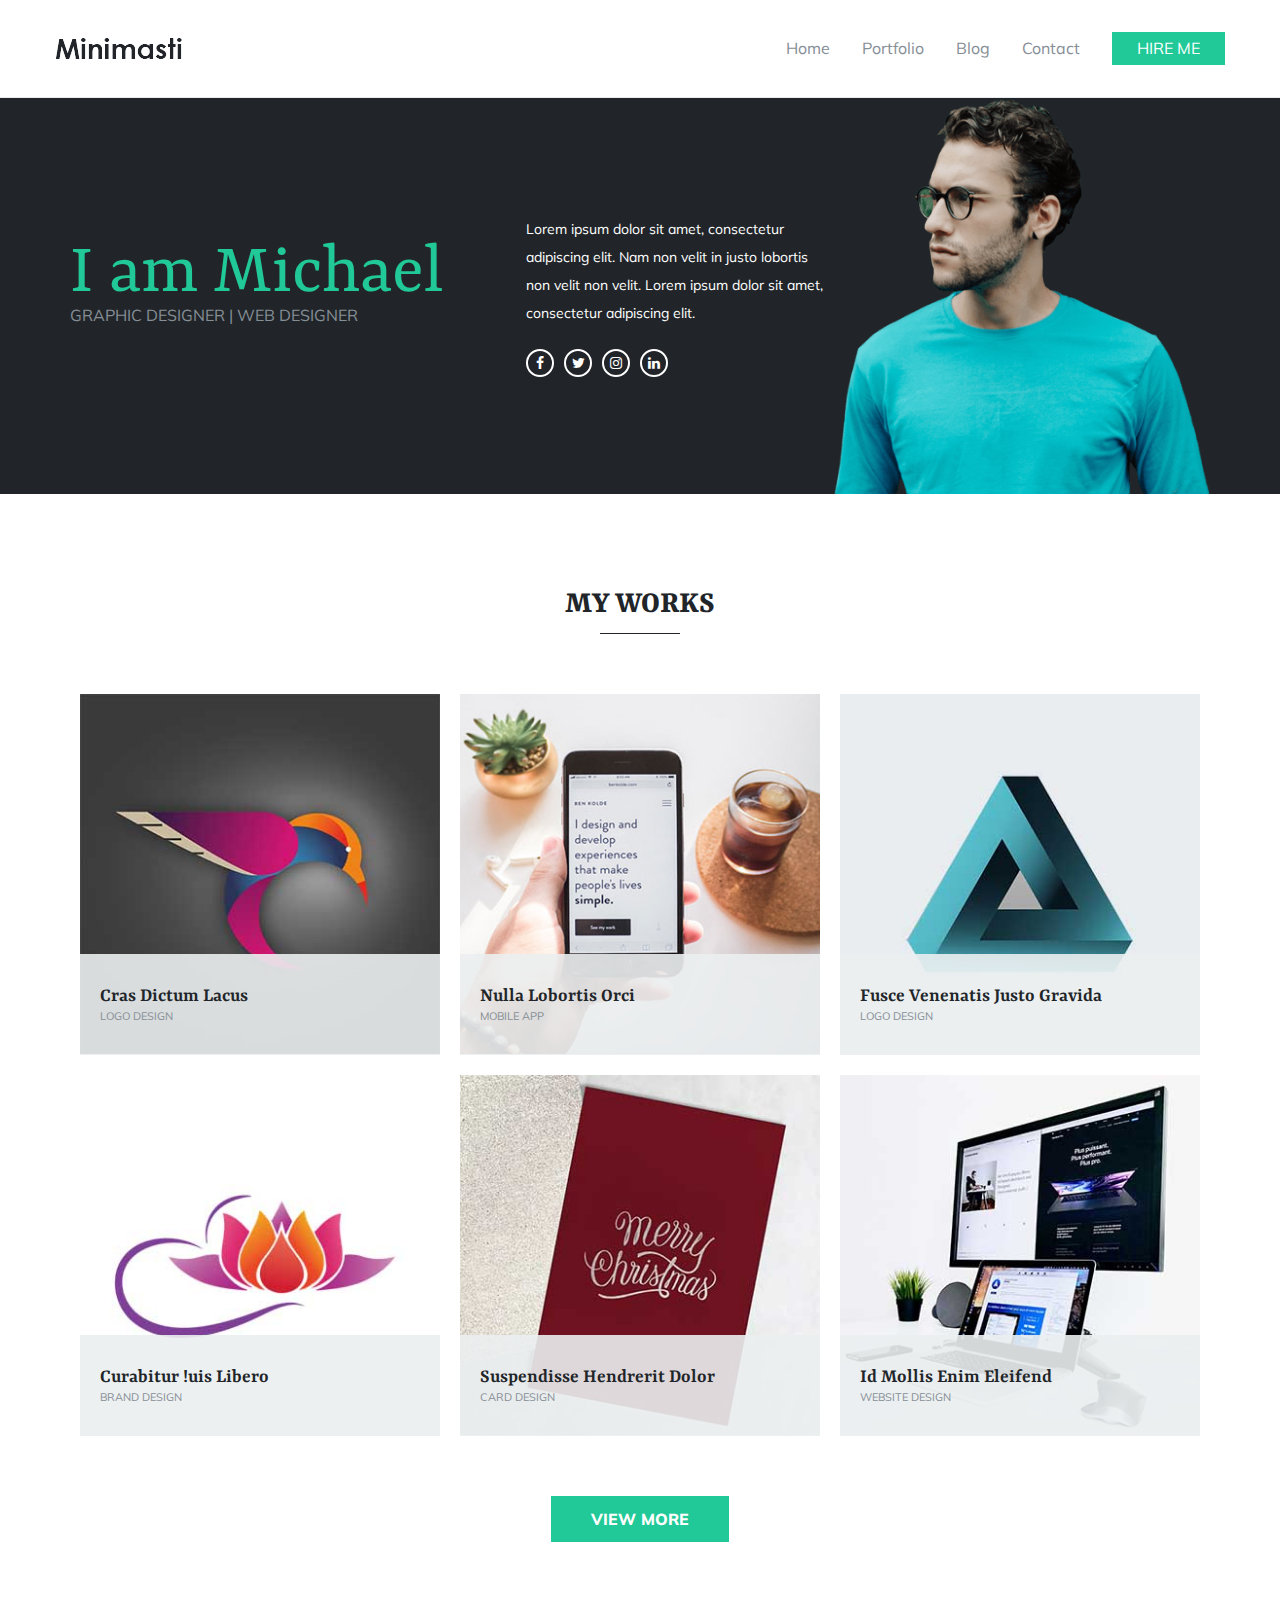
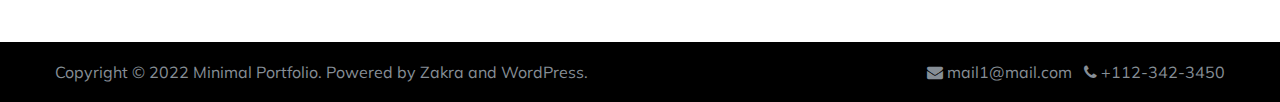
<file: minimal-portfolio.html>
<!doctype html>
		<html lang="en-US">
	<head>
	<meta http-equiv="Content-Type" content="text/html; charset=UTF-8"/>
		<meta name="viewport" content="width=device-width, initial-scale=1">
		<link rel="profile" href="https://gmpg.org/xfn/11">
		<title>Minimal Portfolio - Just another Zakra Demos site</title><link rel="preload" as="style" href="//fonts.googleapis.com/css?family=Muli%3A400%7CRasa%3A400%2C500%7CRasa%3A100%2C100italic%2C200%2C200italic%2C300%2C300italic%2C400%2C400italic%2C500%2C500italic%2C600%2C600italic%2C700%2C700italic%2C800%2C800italic%2C900%2C900italic%7CRoboto%20Slab%3A100%2C100italic%2C200%2C200italic%2C300%2C300italic%2C400%2C400italic%2C500%2C500italic%2C600%2C600italic%2C700%2C700italic%2C800%2C800italic%2C900%2C900italic&#038;display=swap" /><link rel="stylesheet" href="//fonts.googleapis.com/css?family=Muli%3A400%7CRasa%3A400%2C500%7CRasa%3A100%2C100italic%2C200%2C200italic%2C300%2C300italic%2C400%2C400italic%2C500%2C500italic%2C600%2C600italic%2C700%2C700italic%2C800%2C800italic%2C900%2C900italic%7CRoboto%20Slab%3A100%2C100italic%2C200%2C200italic%2C300%2C300italic%2C400%2C400italic%2C500%2C500italic%2C600%2C600italic%2C700%2C700italic%2C800%2C800italic%2C900%2C900italic&#038;display=swap" media="print" onload="this.media='all'" /><noscript><link rel="stylesheet" href="//fonts.googleapis.com/css?family=Muli%3A400%7CRasa%3A400%2C500%7CRasa%3A100%2C100italic%2C200%2C200italic%2C300%2C300italic%2C400%2C400italic%2C500%2C500italic%2C600%2C600italic%2C700%2C700italic%2C800%2C800italic%2C900%2C900italic%7CRoboto%20Slab%3A100%2C100italic%2C200%2C200italic%2C300%2C300italic%2C400%2C400italic%2C500%2C500italic%2C600%2C600italic%2C700%2C700italic%2C800%2C800italic%2C900%2C900italic&#038;display=swap" /></noscript><link rel="stylesheet" href="minimal-portfolio/wp-content/cache/min/16/5e79abaada1d45b570ebe14b19b1bc3a.css" media="all" data-minify="1" />
<meta name='robots' content='max-image-preview:large' />
<link rel='dns-prefetch' href='//fonts.googleapis.com' />
<link href='https://fonts.gstatic.com' crossorigin rel='preconnect' />
<link rel="alternate" type="application/rss+xml" title="Minimal Portfolio &raquo; Feed" href="https://zakrademos.com/minimal-portfolio/feed/" />
<style type="text/css">
img.wp-smiley,
img.emoji {
	display: inline !important;
	border: none !important;
	box-shadow: none !important;
	height: 1em !important;
	width: 1em !important;
	margin: 0 0.07em !important;
	vertical-align: -0.1em !important;
	background: none !important;
	padding: 0 !important;
}
</style>
<style id='wp-block-library-theme-inline-css' type='text/css'>
.wp-block-audio figcaption{color:#555;font-size:13px;text-align:center}.is-dark-theme .wp-block-audio figcaption{color:hsla(0,0%,100%,.65)}.wp-block-code>code{font-family:Menlo,Consolas,monaco,monospace;color:#1e1e1e;padding:.8em 1em;border:1px solid #ddd;border-radius:4px}.wp-block-embed figcaption{color:#555;font-size:13px;text-align:center}.is-dark-theme .wp-block-embed figcaption{color:hsla(0,0%,100%,.65)}.blocks-gallery-caption{color:#555;font-size:13px;text-align:center}.is-dark-theme .blocks-gallery-caption{color:hsla(0,0%,100%,.65)}.wp-block-image figcaption{color:#555;font-size:13px;text-align:center}.is-dark-theme .wp-block-image figcaption{color:hsla(0,0%,100%,.65)}.wp-block-pullquote{border-top:4px solid;border-bottom:4px solid;margin-bottom:1.75em;color:currentColor}.wp-block-pullquote__citation,.wp-block-pullquote cite,.wp-block-pullquote footer{color:currentColor;text-transform:uppercase;font-size:.8125em;font-style:normal}.wp-block-quote{border-left:.25em solid;margin:0 0 1.75em;padding-left:1em}.wp-block-quote cite,.wp-block-quote footer{color:currentColor;font-size:.8125em;position:relative;font-style:normal}.wp-block-quote.has-text-align-right{border-left:none;border-right:.25em solid;padding-left:0;padding-right:1em}.wp-block-quote.has-text-align-center{border:none;padding-left:0}.wp-block-quote.is-large,.wp-block-quote.is-style-large,.wp-block-quote.is-style-plain{border:none}.wp-block-search .wp-block-search__label{font-weight:700}.wp-block-group:where(.has-background){padding:1.25em 2.375em}.wp-block-separator{border:none;border-bottom:2px solid;margin-left:auto;margin-right:auto;opacity:.4}.wp-block-separator:not(.is-style-wide):not(.is-style-dots){width:100px}.wp-block-separator.has-background:not(.is-style-dots){border-bottom:none;height:1px}.wp-block-separator.has-background:not(.is-style-wide):not(.is-style-dots){height:2px}.wp-block-table thead{border-bottom:3px solid}.wp-block-table tfoot{border-top:3px solid}.wp-block-table td,.wp-block-table th{padding:.5em;border:1px solid;word-break:normal}.wp-block-table figcaption{color:#555;font-size:13px;text-align:center}.is-dark-theme .wp-block-table figcaption{color:hsla(0,0%,100%,.65)}.wp-block-video figcaption{color:#555;font-size:13px;text-align:center}.is-dark-theme .wp-block-video figcaption{color:hsla(0,0%,100%,.65)}.wp-block-template-part.has-background{padding:1.25em 2.375em;margin-top:0;margin-bottom:0}
</style>
<style id='global-styles-inline-css' type='text/css'>
body{--wp--preset--color--black: #000000;--wp--preset--color--cyan-bluish-gray: #abb8c3;--wp--preset--color--white: #ffffff;--wp--preset--color--pale-pink: #f78da7;--wp--preset--color--vivid-red: #cf2e2e;--wp--preset--color--luminous-vivid-orange: #ff6900;--wp--preset--color--luminous-vivid-amber: #fcb900;--wp--preset--color--light-green-cyan: #7bdcb5;--wp--preset--color--vivid-green-cyan: #00d084;--wp--preset--color--pale-cyan-blue: #8ed1fc;--wp--preset--color--vivid-cyan-blue: #0693e3;--wp--preset--color--vivid-purple: #9b51e0;--wp--preset--gradient--vivid-cyan-blue-to-vivid-purple: linear-gradient(135deg,rgba(6,147,227,1) 0%,rgb(155,81,224) 100%);--wp--preset--gradient--light-green-cyan-to-vivid-green-cyan: linear-gradient(135deg,rgb(122,220,180) 0%,rgb(0,208,130) 100%);--wp--preset--gradient--luminous-vivid-amber-to-luminous-vivid-orange: linear-gradient(135deg,rgba(252,185,0,1) 0%,rgba(255,105,0,1) 100%);--wp--preset--gradient--luminous-vivid-orange-to-vivid-red: linear-gradient(135deg,rgba(255,105,0,1) 0%,rgb(207,46,46) 100%);--wp--preset--gradient--very-light-gray-to-cyan-bluish-gray: linear-gradient(135deg,rgb(238,238,238) 0%,rgb(169,184,195) 100%);--wp--preset--gradient--cool-to-warm-spectrum: linear-gradient(135deg,rgb(74,234,220) 0%,rgb(151,120,209) 20%,rgb(207,42,186) 40%,rgb(238,44,130) 60%,rgb(251,105,98) 80%,rgb(254,248,76) 100%);--wp--preset--gradient--blush-light-purple: linear-gradient(135deg,rgb(255,206,236) 0%,rgb(152,150,240) 100%);--wp--preset--gradient--blush-bordeaux: linear-gradient(135deg,rgb(254,205,165) 0%,rgb(254,45,45) 50%,rgb(107,0,62) 100%);--wp--preset--gradient--luminous-dusk: linear-gradient(135deg,rgb(255,203,112) 0%,rgb(199,81,192) 50%,rgb(65,88,208) 100%);--wp--preset--gradient--pale-ocean: linear-gradient(135deg,rgb(255,245,203) 0%,rgb(182,227,212) 50%,rgb(51,167,181) 100%);--wp--preset--gradient--electric-grass: linear-gradient(135deg,rgb(202,248,128) 0%,rgb(113,206,126) 100%);--wp--preset--gradient--midnight: linear-gradient(135deg,rgb(2,3,129) 0%,rgb(40,116,252) 100%);--wp--preset--duotone--dark-grayscale: url('#wp-duotone-dark-grayscale');--wp--preset--duotone--grayscale: url('#wp-duotone-grayscale');--wp--preset--duotone--purple-yellow: url('#wp-duotone-purple-yellow');--wp--preset--duotone--blue-red: url('#wp-duotone-blue-red');--wp--preset--duotone--midnight: url('#wp-duotone-midnight');--wp--preset--duotone--magenta-yellow: url('#wp-duotone-magenta-yellow');--wp--preset--duotone--purple-green: url('#wp-duotone-purple-green');--wp--preset--duotone--blue-orange: url('#wp-duotone-blue-orange');--wp--preset--font-size--small: 13px;--wp--preset--font-size--medium: 20px;--wp--preset--font-size--large: 36px;--wp--preset--font-size--x-large: 42px;}.has-black-color{color: var(--wp--preset--color--black) !important;}.has-cyan-bluish-gray-color{color: var(--wp--preset--color--cyan-bluish-gray) !important;}.has-white-color{color: var(--wp--preset--color--white) !important;}.has-pale-pink-color{color: var(--wp--preset--color--pale-pink) !important;}.has-vivid-red-color{color: var(--wp--preset--color--vivid-red) !important;}.has-luminous-vivid-orange-color{color: var(--wp--preset--color--luminous-vivid-orange) !important;}.has-luminous-vivid-amber-color{color: var(--wp--preset--color--luminous-vivid-amber) !important;}.has-light-green-cyan-color{color: var(--wp--preset--color--light-green-cyan) !important;}.has-vivid-green-cyan-color{color: var(--wp--preset--color--vivid-green-cyan) !important;}.has-pale-cyan-blue-color{color: var(--wp--preset--color--pale-cyan-blue) !important;}.has-vivid-cyan-blue-color{color: var(--wp--preset--color--vivid-cyan-blue) !important;}.has-vivid-purple-color{color: var(--wp--preset--color--vivid-purple) !important;}.has-black-background-color{background-color: var(--wp--preset--color--black) !important;}.has-cyan-bluish-gray-background-color{background-color: var(--wp--preset--color--cyan-bluish-gray) !important;}.has-white-background-color{background-color: var(--wp--preset--color--white) !important;}.has-pale-pink-background-color{background-color: var(--wp--preset--color--pale-pink) !important;}.has-vivid-red-background-color{background-color: var(--wp--preset--color--vivid-red) !important;}.has-luminous-vivid-orange-background-color{background-color: var(--wp--preset--color--luminous-vivid-orange) !important;}.has-luminous-vivid-amber-background-color{background-color: var(--wp--preset--color--luminous-vivid-amber) !important;}.has-light-green-cyan-background-color{background-color: var(--wp--preset--color--light-green-cyan) !important;}.has-vivid-green-cyan-background-color{background-color: var(--wp--preset--color--vivid-green-cyan) !important;}.has-pale-cyan-blue-background-color{background-color: var(--wp--preset--color--pale-cyan-blue) !important;}.has-vivid-cyan-blue-background-color{background-color: var(--wp--preset--color--vivid-cyan-blue) !important;}.has-vivid-purple-background-color{background-color: var(--wp--preset--color--vivid-purple) !important;}.has-black-border-color{border-color: var(--wp--preset--color--black) !important;}.has-cyan-bluish-gray-border-color{border-color: var(--wp--preset--color--cyan-bluish-gray) !important;}.has-white-border-color{border-color: var(--wp--preset--color--white) !important;}.has-pale-pink-border-color{border-color: var(--wp--preset--color--pale-pink) !important;}.has-vivid-red-border-color{border-color: var(--wp--preset--color--vivid-red) !important;}.has-luminous-vivid-orange-border-color{border-color: var(--wp--preset--color--luminous-vivid-orange) !important;}.has-luminous-vivid-amber-border-color{border-color: var(--wp--preset--color--luminous-vivid-amber) !important;}.has-light-green-cyan-border-color{border-color: var(--wp--preset--color--light-green-cyan) !important;}.has-vivid-green-cyan-border-color{border-color: var(--wp--preset--color--vivid-green-cyan) !important;}.has-pale-cyan-blue-border-color{border-color: var(--wp--preset--color--pale-cyan-blue) !important;}.has-vivid-cyan-blue-border-color{border-color: var(--wp--preset--color--vivid-cyan-blue) !important;}.has-vivid-purple-border-color{border-color: var(--wp--preset--color--vivid-purple) !important;}.has-vivid-cyan-blue-to-vivid-purple-gradient-background{background: var(--wp--preset--gradient--vivid-cyan-blue-to-vivid-purple) !important;}.has-light-green-cyan-to-vivid-green-cyan-gradient-background{background: var(--wp--preset--gradient--light-green-cyan-to-vivid-green-cyan) !important;}.has-luminous-vivid-amber-to-luminous-vivid-orange-gradient-background{background: var(--wp--preset--gradient--luminous-vivid-amber-to-luminous-vivid-orange) !important;}.has-luminous-vivid-orange-to-vivid-red-gradient-background{background: var(--wp--preset--gradient--luminous-vivid-orange-to-vivid-red) !important;}.has-very-light-gray-to-cyan-bluish-gray-gradient-background{background: var(--wp--preset--gradient--very-light-gray-to-cyan-bluish-gray) !important;}.has-cool-to-warm-spectrum-gradient-background{background: var(--wp--preset--gradient--cool-to-warm-spectrum) !important;}.has-blush-light-purple-gradient-background{background: var(--wp--preset--gradient--blush-light-purple) !important;}.has-blush-bordeaux-gradient-background{background: var(--wp--preset--gradient--blush-bordeaux) !important;}.has-luminous-dusk-gradient-background{background: var(--wp--preset--gradient--luminous-dusk) !important;}.has-pale-ocean-gradient-background{background: var(--wp--preset--gradient--pale-ocean) !important;}.has-electric-grass-gradient-background{background: var(--wp--preset--gradient--electric-grass) !important;}.has-midnight-gradient-background{background: var(--wp--preset--gradient--midnight) !important;}.has-small-font-size{font-size: var(--wp--preset--font-size--small) !important;}.has-medium-font-size{font-size: var(--wp--preset--font-size--medium) !important;}.has-large-font-size{font-size: var(--wp--preset--font-size--large) !important;}.has-x-large-font-size{font-size: var(--wp--preset--font-size--x-large) !important;}
</style>
<style id='zakra-style-inline-css' type='text/css'>
@media screen and (min-width:1200px){.tg-container{max-width:1170px;}}a:hover, a:focus, .tg-primary-menu > div ul li:hover > a,  .tg-primary-menu > div ul li.current_page_item > a, .tg-primary-menu > div ul li.current-menu-item > a,  .tg-mobile-navigation > div ul li.current_page_item > a, .tg-mobile-navigation > div ul li.current-menu-item > a,  .entry-content a,  .tg-meta-style-two .entry-meta span, .tg-meta-style-two .entry-meta a{color:#20c997;}.tg-primary-menu.tg-primary-menu--style-underline > div > ul > li.current_page_item > a::before, .tg-primary-menu.tg-primary-menu--style-underline > div > ul > li.current-menu-item > a::before, .tg-primary-menu.tg-primary-menu--style-left-border > div > ul > li.current_page_item > a::before, .tg-primary-menu.tg-primary-menu--style-left-border > div > ul > li.current-menu-item > a::before, .tg-primary-menu.tg-primary-menu--style-right-border > div > ul > li.current_page_item > a::before, .tg-primary-menu.tg-primary-menu--style-right-border > div > ul > li.current-menu-item > a::before, .tg-scroll-to-top:hover, button, input[type="button"], input[type="reset"], input[type="submit"], .tg-primary-menu > div ul li.tg-header-button-wrap a{background-color:#20c997;}body{color:#868e96;}body{font-family:Muli;font-weight:400;font-size:16px;}h1, h2, h3, h4, h5, h6{font-family:Rasa;font-weight:400;}h1{font-weight:500;}h2{font-weight:500;}h3{font-weight:500;}h4{font-weight:500;}h5{font-weight:500;}h6{font-weight:500;}button, input[type="button"], input[type="reset"], input[type="submit"], #infinite-handle span{background-color:#20c997;}button:hover, input[type="button"]:hover, input[type="reset"]:hover, input[type="submit"]:hover, #infinite-handle span:hover{background-color:#1cb487;}.tg-site-header .tg-site-header-top{background-size:contain;}.tg-site-header, .tg-container--separate .tg-site-header{background-size:contain;}.main-navigation.tg-primary-menu > div ul li.tg-header-button-wrap a{padding-top:2px;padding-right:25px;padding-bottom:2px;padding-left:25px;}.main-navigation.tg-primary-menu > div ul li.tg-header-button-wrap a{background-color:#20c997;}.main-navigation.tg-primary-menu > div ul li.tg-header-button-wrap a:hover{background-color:#1cb487;}.tg-primary-menu > div > ul li:not(.tg-header-button-wrap) a{color:#868e96;}.tg-page-header{padding-top:100px;padding-bottom:100px;}.tg-page-header .breadcrumb-trail ul li{font-size:14px;}.tg-page-header .tg-page-header__title, .tg-page-content__title{color:#20c997;}.tg-page-header, .tg-container--separate .tg-page-header{background-color:#212529;background-position:center center;background-size:contain;}.tg-page-header .breadcrumb-trail ul li{color:#868e96;}.tg-page-header .breadcrumb-trail ul li::after{color:#868e96;}.tg-page-header .breadcrumb-trail ul li a{color:#868e96;}.tg-page-header .breadcrumb-trail ul li a:hover {color:#20c997;}.tg-page-header .tg-page-header__title, .tg-page-content__title{font-weight:500;font-size:50px;}.widget .widget-title{font-family:Rasa;font-weight:500;font-size:1.6em;}.tg-site-footer .tg-site-footer-widgets{border-top-width:0px;}.tg-site-footer .tg-site-footer-bar{background-color:#000000;}.tg-site-footer .tg-site-footer-bar{color:#868e96;}.tg-site-footer .tg-site-footer-bar a{color:#868e96;}.tg-site-footer .tg-site-footer-bar a:hover, .tg-site-footer .tg-site-footer-bar a:focus{color:#20c997;}
</style>
<style id='rocket-lazyload-inline-css' type='text/css'>
.rll-youtube-player{position:relative;padding-bottom:56.23%;height:0;overflow:hidden;max-width:100%;}.rll-youtube-player:focus-within{outline: 2px solid currentColor;outline-offset: 5px;}.rll-youtube-player iframe{position:absolute;top:0;left:0;width:100%;height:100%;z-index:100;background:0 0}.rll-youtube-player img{bottom:0;display:block;left:0;margin:auto;max-width:100%;width:100%;position:absolute;right:0;top:0;border:none;height:auto;-webkit-transition:.4s all;-moz-transition:.4s all;transition:.4s all}.rll-youtube-player img:hover{-webkit-filter:brightness(75%)}.rll-youtube-player .play{height:100%;width:100%;left:0;top:0;position:absolute;background:url(minimal-portfolio/wp-content/plugins/wp-rocket/assets/img/youtube.png) no-repeat center;background-color: transparent !important;cursor:pointer;border:none;}
</style>
<link rel="https://api.w.org/" href="https://zakrademos.com/minimal-portfolio/wp-json/" /><link rel="alternate" type="application/json" href="https://zakrademos.com/minimal-portfolio/wp-json/wp/v2/pages/8" /><link rel="EditURI" type="application/rsd+xml" title="RSD" href="https://zakrademos.com/minimal-portfolio/xmlrpc.php?rsd" />
<link rel="wlwmanifest" type="application/wlwmanifest+xml" href="https://zakrademos.com/minimal-portfolio/wp-includes/wlwmanifest.xml" /> 
<meta name="generator" content="WordPress 5.9.3" />
<meta name="generator" content="Everest Forms 1.8.3" />
<link rel="canonical" href="minimal-portfolio.html" />
<link rel='shortlink' href='minimal-portfolio.html' />
<link rel="alternate" type="application/json+oembed" href="https://zakrademos.com/minimal-portfolio/wp-json/oembed/1.0/embed?url=https%3A%2F%2Fzakrademos.com%2Fminimal-portfolio%2F" />
<link rel="alternate" type="text/xml+oembed" href="https://zakrademos.com/minimal-portfolio/wp-json/oembed/1.0/embed?url=https%3A%2F%2Fzakrademos.com%2Fminimal-portfolio%2F&#038;format=xml" />
		<style type="text/css">
						.site-title,
			.site-description {
				position: absolute;
				clip: rect(1px, 1px, 1px, 1px);
			}
						</style>
		<link rel="icon" href="minimal-portfolio/wp-content/uploads/sites/16/2020/07/zakra.png" sizes="32x32" />
<link rel="icon" href="minimal-portfolio/wp-content/uploads/sites/16/2020/07/zakra.png" sizes="192x192" />
<link rel="apple-touch-icon" href="minimal-portfolio/wp-content/uploads/sites/16/2020/07/zakra.png" />
<meta name="msapplication-TileImage" content="minimal-portfolio/wp-content/uploads/sites/16/2020/07/zakra.png" />
		<style type="text/css" id="wp-custom-css">
			.everest-forms .evf-minimal-portfolio .evf-field-container .evf-frontend-row input,
.everest-forms .evf-field-container .evf-frontend-row textarea {
    padding: 16px 24px;
    border-color: #CCC;
    border-radius: 0;
    background-color: #FFF;
}
.everest-forms .evf-field-container .evf-frontend-row textarea {
    height: 150px;
}
.everest-forms .evf-minimal-portfolio button[type=submit] {
    padding: 17px 40px;
    color: #fff;
    background-color: #20c997;
    border: none;
    border-radius: 0;
    transition: 0.5s all;
    font-weight: 800;    
}
.everest-forms .evf-minimal-portfolio button[type=submit]:hover {
    background-color: #1cb487;
}
.everest-forms .evf-minimal-portfolio .evf-submit-container {
    display: flex;
    justify-content: flex-end;
}
.everest-forms .evf-minimal-portfolio .evf-field-container .evf-frontend-row input:focus {
	border-color: #20c997;
}
.widget .gallery-columns-3 .gallery-item {
    margin: 1%;
    max-width: 31.33%;
}		</style>
		<noscript><style id="rocket-lazyload-nojs-css">.rll-youtube-player, [data-lazy-src]{display:none !important;}</style></noscript>
	</head>
<body data-rsssl=1 class="home page-template page-template-page-templates page-template-pagebuilder page-template-page-templatespagebuilder-php page page-id-8 wp-custom-logo everest-forms-no-js tg-site-layout--stretched tg-container--wide has-page-header has-breadcrumbs elementor-default elementor-kit-584 elementor-page elementor-page-8">
<svg xmlns="http://www.w3.org/2000/svg" viewBox="0 0 0 0" width="0" height="0" focusable="false" role="none" style="visibility: hidden; position: absolute; left: -9999px; overflow: hidden;" ><defs><filter id="wp-duotone-dark-grayscale"><feColorMatrix color-interpolation-filters="sRGB" type="matrix" values=" .299 .587 .114 0 0 .299 .587 .114 0 0 .299 .587 .114 0 0 .299 .587 .114 0 0 " /><feComponentTransfer color-interpolation-filters="sRGB" ><feFuncR type="table" tableValues="0 0.49803921568627" /><feFuncG type="table" tableValues="0 0.49803921568627" /><feFuncB type="table" tableValues="0 0.49803921568627" /><feFuncA type="table" tableValues="1 1" /></feComponentTransfer><feComposite in2="SourceGraphic" operator="in" /></filter></defs></svg><svg xmlns="http://www.w3.org/2000/svg" viewBox="0 0 0 0" width="0" height="0" focusable="false" role="none" style="visibility: hidden; position: absolute; left: -9999px; overflow: hidden;" ><defs><filter id="wp-duotone-grayscale"><feColorMatrix color-interpolation-filters="sRGB" type="matrix" values=" .299 .587 .114 0 0 .299 .587 .114 0 0 .299 .587 .114 0 0 .299 .587 .114 0 0 " /><feComponentTransfer color-interpolation-filters="sRGB" ><feFuncR type="table" tableValues="0 1" /><feFuncG type="table" tableValues="0 1" /><feFuncB type="table" tableValues="0 1" /><feFuncA type="table" tableValues="1 1" /></feComponentTransfer><feComposite in2="SourceGraphic" operator="in" /></filter></defs></svg><svg xmlns="http://www.w3.org/2000/svg" viewBox="0 0 0 0" width="0" height="0" focusable="false" role="none" style="visibility: hidden; position: absolute; left: -9999px; overflow: hidden;" ><defs><filter id="wp-duotone-purple-yellow"><feColorMatrix color-interpolation-filters="sRGB" type="matrix" values=" .299 .587 .114 0 0 .299 .587 .114 0 0 .299 .587 .114 0 0 .299 .587 .114 0 0 " /><feComponentTransfer color-interpolation-filters="sRGB" ><feFuncR type="table" tableValues="0.54901960784314 0.98823529411765" /><feFuncG type="table" tableValues="0 1" /><feFuncB type="table" tableValues="0.71764705882353 0.25490196078431" /><feFuncA type="table" tableValues="1 1" /></feComponentTransfer><feComposite in2="SourceGraphic" operator="in" /></filter></defs></svg><svg xmlns="http://www.w3.org/2000/svg" viewBox="0 0 0 0" width="0" height="0" focusable="false" role="none" style="visibility: hidden; position: absolute; left: -9999px; overflow: hidden;" ><defs><filter id="wp-duotone-blue-red"><feColorMatrix color-interpolation-filters="sRGB" type="matrix" values=" .299 .587 .114 0 0 .299 .587 .114 0 0 .299 .587 .114 0 0 .299 .587 .114 0 0 " /><feComponentTransfer color-interpolation-filters="sRGB" ><feFuncR type="table" tableValues="0 1" /><feFuncG type="table" tableValues="0 0.27843137254902" /><feFuncB type="table" tableValues="0.5921568627451 0.27843137254902" /><feFuncA type="table" tableValues="1 1" /></feComponentTransfer><feComposite in2="SourceGraphic" operator="in" /></filter></defs></svg><svg xmlns="http://www.w3.org/2000/svg" viewBox="0 0 0 0" width="0" height="0" focusable="false" role="none" style="visibility: hidden; position: absolute; left: -9999px; overflow: hidden;" ><defs><filter id="wp-duotone-midnight"><feColorMatrix color-interpolation-filters="sRGB" type="matrix" values=" .299 .587 .114 0 0 .299 .587 .114 0 0 .299 .587 .114 0 0 .299 .587 .114 0 0 " /><feComponentTransfer color-interpolation-filters="sRGB" ><feFuncR type="table" tableValues="0 0" /><feFuncG type="table" tableValues="0 0.64705882352941" /><feFuncB type="table" tableValues="0 1" /><feFuncA type="table" tableValues="1 1" /></feComponentTransfer><feComposite in2="SourceGraphic" operator="in" /></filter></defs></svg><svg xmlns="http://www.w3.org/2000/svg" viewBox="0 0 0 0" width="0" height="0" focusable="false" role="none" style="visibility: hidden; position: absolute; left: -9999px; overflow: hidden;" ><defs><filter id="wp-duotone-magenta-yellow"><feColorMatrix color-interpolation-filters="sRGB" type="matrix" values=" .299 .587 .114 0 0 .299 .587 .114 0 0 .299 .587 .114 0 0 .299 .587 .114 0 0 " /><feComponentTransfer color-interpolation-filters="sRGB" ><feFuncR type="table" tableValues="0.78039215686275 1" /><feFuncG type="table" tableValues="0 0.94901960784314" /><feFuncB type="table" tableValues="0.35294117647059 0.47058823529412" /><feFuncA type="table" tableValues="1 1" /></feComponentTransfer><feComposite in2="SourceGraphic" operator="in" /></filter></defs></svg><svg xmlns="http://www.w3.org/2000/svg" viewBox="0 0 0 0" width="0" height="0" focusable="false" role="none" style="visibility: hidden; position: absolute; left: -9999px; overflow: hidden;" ><defs><filter id="wp-duotone-purple-green"><feColorMatrix color-interpolation-filters="sRGB" type="matrix" values=" .299 .587 .114 0 0 .299 .587 .114 0 0 .299 .587 .114 0 0 .299 .587 .114 0 0 " /><feComponentTransfer color-interpolation-filters="sRGB" ><feFuncR type="table" tableValues="0.65098039215686 0.40392156862745" /><feFuncG type="table" tableValues="0 1" /><feFuncB type="table" tableValues="0.44705882352941 0.4" /><feFuncA type="table" tableValues="1 1" /></feComponentTransfer><feComposite in2="SourceGraphic" operator="in" /></filter></defs></svg><svg xmlns="http://www.w3.org/2000/svg" viewBox="0 0 0 0" width="0" height="0" focusable="false" role="none" style="visibility: hidden; position: absolute; left: -9999px; overflow: hidden;" ><defs><filter id="wp-duotone-blue-orange"><feColorMatrix color-interpolation-filters="sRGB" type="matrix" values=" .299 .587 .114 0 0 .299 .587 .114 0 0 .299 .587 .114 0 0 .299 .587 .114 0 0 " /><feComponentTransfer color-interpolation-filters="sRGB" ><feFuncR type="table" tableValues="0.098039215686275 1" /><feFuncG type="table" tableValues="0 0.66274509803922" /><feFuncB type="table" tableValues="0.84705882352941 0.41960784313725" /><feFuncA type="table" tableValues="1 1" /></feComponentTransfer><feComposite in2="SourceGraphic" operator="in" /></filter></defs></svg>
		<div id="page" class="site tg-site">
				<a class="skip-link screen-reader-text" href="#content">Skip to content</a>
		<header id="masthead" class="site-header tg-site-header tg-site-header--left">
		<div class="tg-site-header-bottom">
			<div class="tg-header-container tg-container tg-container--flex tg-container--flex-center tg-container--flex-space-between">
			<div class="tg-block tg-block--one">
						<div class="site-branding">
			<a href="minimal-portfolio.html" class="custom-logo-link" rel="home" aria-current="page"><img width="127" height="21" src="data:image/svg+xml,%3Csvg%20xmlns='http://www.w3.org/2000/svg'%20viewBox='0%200%20127%2021'%3E%3C/svg%3E" class="custom-logo" alt="Minimal Portfolio" data-lazy-src="minimal-portfolio/wp-content/uploads/sites/16/2019/04/logo.png" /><noscript><img width="127" height="21" src="minimal-portfolio/wp-content/uploads/sites/16/2019/04/logo.png" class="custom-logo" alt="Minimal Portfolio" /></noscript></a>			<div class="site-info-wrap">
									<p class="site-title">
						<a href="minimal-portfolio.html" rel="home">Minimal Portfolio</a>
					</p>
										<p class="site-description">Just another Zakra Demos site</p>
							</div>
		</div><!-- .site-branding -->
			</div> <!-- /.tg-site-header__block--one -->
			<div class="tg-block tg-block--two">
						<nav id="site-navigation" class="main-navigation tg-primary-menu tg-primary-menu--style-none">
			<div class="menu"><ul id="primary-menu" class="menu-primary"><li id="menu-item-561" class="menu-item menu-item-type-post_type menu-item-object-page menu-item-home current-menu-item page_item page-item-8 current_page_item menu-item-561"><a title="
						" href="minimal-portfolio.html" aria-current="page">Home</a></li>
<li id="menu-item-558" class="menu-item menu-item-type-post_type menu-item-object-page menu-item-558"><a title="
						" href="index.html">Portfolio</a></li>
<li id="menu-item-559" class="menu-item menu-item-type-post_type menu-item-object-page menu-item-559"><a title="
						" href="minimal-portfolio/blog.html">Blog</a></li>
<li id="menu-item-560" class="menu-item menu-item-type-post_type menu-item-object-page menu-item-560"><a title="
						" href="minimal-portfolio/contact.html">Contact</a></li>
<li class="menu-item tg-header-button-wrap"><a href="">HIRE ME</a></li></ul></div>		</nav><!-- #site-navigation -->
				<nav id="header-action" class="tg-header-action">
			<ul class="tg-header-action-list">
				<li class="tg-header-action__item tg-mobile-toggle" >
										<button aria-label="Primary Menu" >
						<i class="tg-icon tg-icon-bars"></i>
					</button>
				</li><!-- /.tg-mobile-toggle -->
			</ul><!-- /.zakra-header-action-list -->
		</nav><!-- #header-action -->
				<nav id="mobile-navigation" class="tg-mobile-navigation"
			>
			<div class="menu-main-menu-container"><ul id="mobile-primary-menu" class="menu"><li class="menu-item menu-item-type-post_type menu-item-object-page menu-item-home current-menu-item page_item page-item-8 current_page_item menu-item-561"><a title="
						" href="minimal-portfolio.html" aria-current="page">Home</a></li>
<li class="menu-item menu-item-type-post_type menu-item-object-page menu-item-558"><a title="
						" href="index.html">Portfolio</a></li>
<li class="menu-item menu-item-type-post_type menu-item-object-page menu-item-559"><a title="
						" href="minimal-portfolio/blog.html">Blog</a></li>
<li class="menu-item menu-item-type-post_type menu-item-object-page menu-item-560"><a title="
						" href="minimal-portfolio/contact.html">Contact</a></li>
<li class="menu-item tg-header-button-wrap"><a href="">HIRE ME</a></li></ul></div>
		</nav><!-- /#mobile-navigation-->
			</div> <!-- /.tg-site-header__block-two -->
		</div>
		<!-- /.tg-container -->
		</div>
		<!-- /.tg-site-header-bottom -->
		</header><!-- #masthead -->
		<main id="main" class="site-main">
				<div id="content" class="site-content">
			<div class="tg-container tg-container--flex tg-container--flex-space-between">
	<div id="primary" class="content-area pagebuilder-content">
				<div data-elementor-type="wp-post" data-elementor-id="8" class="elementor elementor-8">
						<div class="elementor-inner">
				<div class="elementor-section-wrap">
									<section class="elementor-section elementor-top-section elementor-element elementor-element-5e93df4 elementor-section-boxed elementor-section-height-default elementor-section-height-default" data-id="5e93df4" data-element_type="section" data-settings="{&quot;background_background&quot;:&quot;classic&quot;}">
						<div class="elementor-container elementor-column-gap-no">
							<div class="elementor-row">
					<div class="elementor-column elementor-col-33 elementor-top-column elementor-element elementor-element-fce72b7" data-id="fce72b7" data-element_type="column">
			<div class="elementor-column-wrap elementor-element-populated">
							<div class="elementor-widget-wrap">
						<div class="elementor-element elementor-element-bedebcd elementor-widget elementor-widget-heading" data-id="bedebcd" data-element_type="widget" data-widget_type="heading.default">
				<div class="elementor-widget-container">
			<h2 class="elementor-heading-title elementor-size-default">I am Michael</h2>		</div>
				</div>
				<div class="elementor-element elementor-element-492b8fd elementor-widget elementor-widget-text-editor" data-id="492b8fd" data-element_type="widget" data-widget_type="text-editor.default">
				<div class="elementor-widget-container">
								<div class="elementor-text-editor elementor-clearfix">
				<p>GRAPHIC DESIGNER | WEB DESIGNER</p>					</div>
						</div>
				</div>
						</div>
					</div>
		</div>
				<div class="elementor-column elementor-col-33 elementor-top-column elementor-element elementor-element-1315012" data-id="1315012" data-element_type="column">
			<div class="elementor-column-wrap elementor-element-populated">
							<div class="elementor-widget-wrap">
						<div class="elementor-element elementor-element-66fb0a0 elementor-widget elementor-widget-text-editor" data-id="66fb0a0" data-element_type="widget" data-widget_type="text-editor.default">
				<div class="elementor-widget-container">
								<div class="elementor-text-editor elementor-clearfix">
				<p>Lorem ipsum dolor sit amet, consectetur adipiscing elit. Nam non velit in justo lobortis non velit non velit. Lorem ipsum dolor sit amet, consectetur adipiscing elit.</p>					</div>
						</div>
				</div>
				<div class="elementor-element elementor-element-4293b03 elementor-shape-circle e-grid-align-left e-grid-align-tablet-center elementor-grid-0 elementor-widget elementor-widget-social-icons" data-id="4293b03" data-element_type="widget" data-widget_type="social-icons.default">
				<div class="elementor-widget-container">
					<div class="elementor-social-icons-wrapper elementor-grid">
							<span class="elementor-grid-item">
					<a class="elementor-icon elementor-social-icon elementor-social-icon-facebook elementor-repeater-item-7bf7abf" target="_blank">
						<span class="elementor-screen-only">Facebook</span>
													<i class="fa fa-facebook"></i>
											</a>
				</span>
							<span class="elementor-grid-item">
					<a class="elementor-icon elementor-social-icon elementor-social-icon-twitter elementor-repeater-item-4fa618e" target="_blank">
						<span class="elementor-screen-only">Twitter</span>
													<i class="fa fa-twitter"></i>
											</a>
				</span>
							<span class="elementor-grid-item">
					<a class="elementor-icon elementor-social-icon elementor-social-icon-instagram elementor-repeater-item-4fd2151" target="_blank">
						<span class="elementor-screen-only">Instagram</span>
													<i class="fa fa-instagram"></i>
											</a>
				</span>
							<span class="elementor-grid-item">
					<a class="elementor-icon elementor-social-icon elementor-social-icon-linkedin elementor-repeater-item-c610b7e" target="_blank">
						<span class="elementor-screen-only">Linkedin</span>
													<i class="fa fa-linkedin"></i>
											</a>
				</span>
					</div>
				</div>
				</div>
						</div>
					</div>
		</div>
				<div class="elementor-column elementor-col-33 elementor-top-column elementor-element elementor-element-ea6a0e0" data-id="ea6a0e0" data-element_type="column">
			<div class="elementor-column-wrap elementor-element-populated">
							<div class="elementor-widget-wrap">
						<div class="elementor-element elementor-element-1c8d606 elementor-widget elementor-widget-image" data-id="1c8d606" data-element_type="widget" data-widget_type="image.default">
				<div class="elementor-widget-container">
								<div class="elementor-image">
												<img width="432" height="450" src="data:image/svg+xml,%3Csvg%20xmlns='http://www.w3.org/2000/svg'%20viewBox='0%200%20432%20450'%3E%3C/svg%3E" class="attachment-large size-large" alt="" data-lazy-srcset="minimal-portfolio/wp-content/uploads/sites/16/2019/04/banner.png 432w, minimal-portfolio/wp-content/uploads/sites/16/2019/04/banner-288x300.png 288w" data-lazy-sizes="(max-width: 432px) 100vw, 432px" data-lazy-src="minimal-portfolio/wp-content/uploads/sites/16/2019/04/banner.png" /><noscript><img width="432" height="450" src="minimal-portfolio/wp-content/uploads/sites/16/2019/04/banner.png" class="attachment-large size-large" alt="" srcset="minimal-portfolio/wp-content/uploads/sites/16/2019/04/banner.png 432w, minimal-portfolio/wp-content/uploads/sites/16/2019/04/banner-288x300.png 288w" sizes="(max-width: 432px) 100vw, 432px" /></noscript>														</div>
						</div>
				</div>
						</div>
					</div>
		</div>
								</div>
					</div>
		</section>
				<section class="elementor-section elementor-top-section elementor-element elementor-element-2492da3 elementor-section-boxed elementor-section-height-default elementor-section-height-default" data-id="2492da3" data-element_type="section">
						<div class="elementor-container elementor-column-gap-default">
							<div class="elementor-row">
					<div class="elementor-column elementor-col-100 elementor-top-column elementor-element elementor-element-7a3b551" data-id="7a3b551" data-element_type="column">
			<div class="elementor-column-wrap elementor-element-populated">
							<div class="elementor-widget-wrap">
						<div class="elementor-element elementor-element-dd658ba elementor-widget elementor-widget-heading" data-id="dd658ba" data-element_type="widget" data-widget_type="heading.default">
				<div class="elementor-widget-container">
			<h2 class="elementor-heading-title elementor-size-default">MY WORKS</h2>		</div>
				</div>
				<div class="elementor-element elementor-element-45b9c46 elementor-widget-divider--view-line elementor-widget elementor-widget-divider" data-id="45b9c46" data-element_type="widget" data-widget_type="divider.default">
				<div class="elementor-widget-container">
					<div class="elementor-divider">
			<span class="elementor-divider-separator">
						</span>
		</div>
				</div>
				</div>
						</div>
					</div>
		</div>
								</div>
					</div>
		</section>
				<section class="elementor-section elementor-top-section elementor-element elementor-element-83fa46e elementor-section-boxed elementor-section-height-default elementor-section-height-default" data-id="83fa46e" data-element_type="section">
						<div class="elementor-container elementor-column-gap-default">
							<div class="elementor-row">
					<div class="elementor-column elementor-col-33 elementor-top-column elementor-element elementor-element-1317eaf" data-id="1317eaf" data-element_type="column">
			<div class="elementor-column-wrap elementor-element-populated">
							<div class="elementor-widget-wrap">
						<div class="elementor-element elementor-element-e31174e elementor-widget elementor-widget-image" data-id="e31174e" data-element_type="widget" data-widget_type="image.default">
				<div class="elementor-widget-container">
								<div class="elementor-image">
												<img width="370" height="370" src="data:image/svg+xml,%3Csvg%20xmlns='http://www.w3.org/2000/svg'%20viewBox='0%200%20370%20370'%3E%3C/svg%3E" class="attachment-full size-full" alt="" data-lazy-srcset="minimal-portfolio/wp-content/uploads/sites/16/2019/05/portfolio-one.jpg 370w, minimal-portfolio/wp-content/uploads/sites/16/2019/05/portfolio-one-150x150.jpg 150w, minimal-portfolio/wp-content/uploads/sites/16/2019/05/portfolio-one-300x300.jpg 300w" data-lazy-sizes="(max-width: 370px) 100vw, 370px" data-lazy-src="minimal-portfolio/wp-content/uploads/sites/16/2019/05/portfolio-one.jpg" /><noscript><img width="370" height="370" src="minimal-portfolio/wp-content/uploads/sites/16/2019/05/portfolio-one.jpg" class="attachment-full size-full" alt="" srcset="minimal-portfolio/wp-content/uploads/sites/16/2019/05/portfolio-one.jpg 370w, minimal-portfolio/wp-content/uploads/sites/16/2019/05/portfolio-one-150x150.jpg 150w, minimal-portfolio/wp-content/uploads/sites/16/2019/05/portfolio-one-300x300.jpg 300w" sizes="(max-width: 370px) 100vw, 370px" /></noscript>														</div>
						</div>
				</div>
				<section class="elementor-section elementor-inner-section elementor-element elementor-element-d15b884 elementor-section-boxed elementor-section-height-default elementor-section-height-default" data-id="d15b884" data-element_type="section" data-settings="{&quot;background_background&quot;:&quot;classic&quot;}">
						<div class="elementor-container elementor-column-gap-no">
							<div class="elementor-row">
					<div class="elementor-column elementor-col-100 elementor-inner-column elementor-element elementor-element-9140874" data-id="9140874" data-element_type="column">
			<div class="elementor-column-wrap elementor-element-populated">
							<div class="elementor-widget-wrap">
						<div class="elementor-element elementor-element-4438f80 elementor-widget elementor-widget-heading" data-id="4438f80" data-element_type="widget" data-widget_type="heading.default">
				<div class="elementor-widget-container">
			<h3 class="elementor-heading-title elementor-size-default"><a href="minimal-portfolio/portfolio-single.html">Cras Dictum Lacus</a></h3>		</div>
				</div>
				<div class="elementor-element elementor-element-250d87e elementor-widget elementor-widget-heading" data-id="250d87e" data-element_type="widget" data-widget_type="heading.default">
				<div class="elementor-widget-container">
			<span class="elementor-heading-title elementor-size-default">LOGO DESIGN</span>		</div>
				</div>
						</div>
					</div>
		</div>
								</div>
					</div>
		</section>
						</div>
					</div>
		</div>
				<div class="elementor-column elementor-col-33 elementor-top-column elementor-element elementor-element-fa2f368" data-id="fa2f368" data-element_type="column">
			<div class="elementor-column-wrap elementor-element-populated">
							<div class="elementor-widget-wrap">
						<div class="elementor-element elementor-element-063744b elementor-widget elementor-widget-image" data-id="063744b" data-element_type="widget" data-widget_type="image.default">
				<div class="elementor-widget-container">
								<div class="elementor-image">
												<img width="370" height="370" src="data:image/svg+xml,%3Csvg%20xmlns='http://www.w3.org/2000/svg'%20viewBox='0%200%20370%20370'%3E%3C/svg%3E" class="attachment-full size-full" alt="" data-lazy-srcset="minimal-portfolio/wp-content/uploads/sites/16/2019/04/portfolio-two.jpg 370w, minimal-portfolio/wp-content/uploads/sites/16/2019/04/portfolio-two-150x150.jpg 150w, minimal-portfolio/wp-content/uploads/sites/16/2019/04/portfolio-two-300x300.jpg 300w" data-lazy-sizes="(max-width: 370px) 100vw, 370px" data-lazy-src="minimal-portfolio/wp-content/uploads/sites/16/2019/04/portfolio-two.jpg" /><noscript><img width="370" height="370" src="minimal-portfolio/wp-content/uploads/sites/16/2019/04/portfolio-two.jpg" class="attachment-full size-full" alt="" srcset="minimal-portfolio/wp-content/uploads/sites/16/2019/04/portfolio-two.jpg 370w, minimal-portfolio/wp-content/uploads/sites/16/2019/04/portfolio-two-150x150.jpg 150w, minimal-portfolio/wp-content/uploads/sites/16/2019/04/portfolio-two-300x300.jpg 300w" sizes="(max-width: 370px) 100vw, 370px" /></noscript>														</div>
						</div>
				</div>
				<section class="elementor-section elementor-inner-section elementor-element elementor-element-8ab3eee elementor-section-boxed elementor-section-height-default elementor-section-height-default" data-id="8ab3eee" data-element_type="section" data-settings="{&quot;background_background&quot;:&quot;classic&quot;}">
						<div class="elementor-container elementor-column-gap-no">
							<div class="elementor-row">
					<div class="elementor-column elementor-col-100 elementor-inner-column elementor-element elementor-element-249aa55" data-id="249aa55" data-element_type="column">
			<div class="elementor-column-wrap elementor-element-populated">
							<div class="elementor-widget-wrap">
						<div class="elementor-element elementor-element-68c04b8 elementor-widget elementor-widget-heading" data-id="68c04b8" data-element_type="widget" data-widget_type="heading.default">
				<div class="elementor-widget-container">
			<h3 class="elementor-heading-title elementor-size-default"><a href="minimal-portfolio/portfolio-single.html">Nulla Lobortis Orci</a></h3>		</div>
				</div>
				<div class="elementor-element elementor-element-f186a57 elementor-widget elementor-widget-heading" data-id="f186a57" data-element_type="widget" data-widget_type="heading.default">
				<div class="elementor-widget-container">
			<span class="elementor-heading-title elementor-size-default">MOBILE APP</span>		</div>
				</div>
						</div>
					</div>
		</div>
								</div>
					</div>
		</section>
						</div>
					</div>
		</div>
				<div class="elementor-column elementor-col-33 elementor-top-column elementor-element elementor-element-1f0dd29" data-id="1f0dd29" data-element_type="column">
			<div class="elementor-column-wrap elementor-element-populated">
							<div class="elementor-widget-wrap">
						<div class="elementor-element elementor-element-5642337 elementor-widget elementor-widget-image" data-id="5642337" data-element_type="widget" data-widget_type="image.default">
				<div class="elementor-widget-container">
								<div class="elementor-image">
												<img width="370" height="370" src="data:image/svg+xml,%3Csvg%20xmlns='http://www.w3.org/2000/svg'%20viewBox='0%200%20370%20370'%3E%3C/svg%3E" class="attachment-full size-full" alt="" data-lazy-srcset="minimal-portfolio/wp-content/uploads/sites/16/2019/05/portfolio-three.jpg 370w, minimal-portfolio/wp-content/uploads/sites/16/2019/05/portfolio-three-150x150.jpg 150w, minimal-portfolio/wp-content/uploads/sites/16/2019/05/portfolio-three-300x300.jpg 300w" data-lazy-sizes="(max-width: 370px) 100vw, 370px" data-lazy-src="minimal-portfolio/wp-content/uploads/sites/16/2019/05/portfolio-three.jpg" /><noscript><img width="370" height="370" src="minimal-portfolio/wp-content/uploads/sites/16/2019/05/portfolio-three.jpg" class="attachment-full size-full" alt="" srcset="minimal-portfolio/wp-content/uploads/sites/16/2019/05/portfolio-three.jpg 370w, minimal-portfolio/wp-content/uploads/sites/16/2019/05/portfolio-three-150x150.jpg 150w, minimal-portfolio/wp-content/uploads/sites/16/2019/05/portfolio-three-300x300.jpg 300w" sizes="(max-width: 370px) 100vw, 370px" /></noscript>														</div>
						</div>
				</div>
				<section class="elementor-section elementor-inner-section elementor-element elementor-element-fe30236 elementor-section-boxed elementor-section-height-default elementor-section-height-default" data-id="fe30236" data-element_type="section" data-settings="{&quot;background_background&quot;:&quot;classic&quot;}">
						<div class="elementor-container elementor-column-gap-no">
							<div class="elementor-row">
					<div class="elementor-column elementor-col-100 elementor-inner-column elementor-element elementor-element-9934866" data-id="9934866" data-element_type="column">
			<div class="elementor-column-wrap elementor-element-populated">
							<div class="elementor-widget-wrap">
						<div class="elementor-element elementor-element-796a083 elementor-widget elementor-widget-heading" data-id="796a083" data-element_type="widget" data-widget_type="heading.default">
				<div class="elementor-widget-container">
			<h3 class="elementor-heading-title elementor-size-default"><a href="minimal-portfolio/portfolio-single.html">Fusce Venenatis Justo Gravida</a></h3>		</div>
				</div>
				<div class="elementor-element elementor-element-c8daf85 elementor-widget elementor-widget-heading" data-id="c8daf85" data-element_type="widget" data-widget_type="heading.default">
				<div class="elementor-widget-container">
			<span class="elementor-heading-title elementor-size-default">LOGO DESIGN</span>		</div>
				</div>
						</div>
					</div>
		</div>
								</div>
					</div>
		</section>
						</div>
					</div>
		</div>
								</div>
					</div>
		</section>
				<section class="elementor-section elementor-top-section elementor-element elementor-element-78cfec4 elementor-section-boxed elementor-section-height-default elementor-section-height-default" data-id="78cfec4" data-element_type="section">
						<div class="elementor-container elementor-column-gap-default">
							<div class="elementor-row">
					<div class="elementor-column elementor-col-33 elementor-top-column elementor-element elementor-element-2aa9234" data-id="2aa9234" data-element_type="column">
			<div class="elementor-column-wrap elementor-element-populated">
							<div class="elementor-widget-wrap">
						<div class="elementor-element elementor-element-8800afb elementor-widget elementor-widget-image" data-id="8800afb" data-element_type="widget" data-widget_type="image.default">
				<div class="elementor-widget-container">
								<div class="elementor-image">
												<img width="370" height="370" src="data:image/svg+xml,%3Csvg%20xmlns='http://www.w3.org/2000/svg'%20viewBox='0%200%20370%20370'%3E%3C/svg%3E" class="attachment-full size-full" alt="" data-lazy-srcset="minimal-portfolio/wp-content/uploads/sites/16/2019/05/portfolio-four.jpg 370w, minimal-portfolio/wp-content/uploads/sites/16/2019/05/portfolio-four-150x150.jpg 150w, minimal-portfolio/wp-content/uploads/sites/16/2019/05/portfolio-four-300x300.jpg 300w" data-lazy-sizes="(max-width: 370px) 100vw, 370px" data-lazy-src="minimal-portfolio/wp-content/uploads/sites/16/2019/05/portfolio-four.jpg" /><noscript><img width="370" height="370" src="minimal-portfolio/wp-content/uploads/sites/16/2019/05/portfolio-four.jpg" class="attachment-full size-full" alt="" srcset="minimal-portfolio/wp-content/uploads/sites/16/2019/05/portfolio-four.jpg 370w, minimal-portfolio/wp-content/uploads/sites/16/2019/05/portfolio-four-150x150.jpg 150w, minimal-portfolio/wp-content/uploads/sites/16/2019/05/portfolio-four-300x300.jpg 300w" sizes="(max-width: 370px) 100vw, 370px" /></noscript>														</div>
						</div>
				</div>
				<section class="elementor-section elementor-inner-section elementor-element elementor-element-150d3f6 elementor-section-boxed elementor-section-height-default elementor-section-height-default" data-id="150d3f6" data-element_type="section" data-settings="{&quot;background_background&quot;:&quot;classic&quot;}">
						<div class="elementor-container elementor-column-gap-no">
							<div class="elementor-row">
					<div class="elementor-column elementor-col-100 elementor-inner-column elementor-element elementor-element-f3fc84d" data-id="f3fc84d" data-element_type="column">
			<div class="elementor-column-wrap elementor-element-populated">
							<div class="elementor-widget-wrap">
						<div class="elementor-element elementor-element-37bf5da elementor-widget elementor-widget-heading" data-id="37bf5da" data-element_type="widget" data-widget_type="heading.default">
				<div class="elementor-widget-container">
			<h3 class="elementor-heading-title elementor-size-default"><a href="minimal-portfolio/portfolio-single.html">Curabitur !uis Libero</a></h3>		</div>
				</div>
				<div class="elementor-element elementor-element-3683cbe elementor-widget elementor-widget-heading" data-id="3683cbe" data-element_type="widget" data-widget_type="heading.default">
				<div class="elementor-widget-container">
			<span class="elementor-heading-title elementor-size-default">BRAND DESIGN</span>		</div>
				</div>
						</div>
					</div>
		</div>
								</div>
					</div>
		</section>
						</div>
					</div>
		</div>
				<div class="elementor-column elementor-col-33 elementor-top-column elementor-element elementor-element-baa5ff7" data-id="baa5ff7" data-element_type="column">
			<div class="elementor-column-wrap elementor-element-populated">
							<div class="elementor-widget-wrap">
						<div class="elementor-element elementor-element-4203ff9 elementor-widget elementor-widget-image" data-id="4203ff9" data-element_type="widget" data-widget_type="image.default">
				<div class="elementor-widget-container">
								<div class="elementor-image">
												<img width="370" height="370" src="data:image/svg+xml,%3Csvg%20xmlns='http://www.w3.org/2000/svg'%20viewBox='0%200%20370%20370'%3E%3C/svg%3E" class="attachment-full size-full" alt="" data-lazy-srcset="minimal-portfolio/wp-content/uploads/sites/16/2019/05/portfolio-five.jpg 370w, minimal-portfolio/wp-content/uploads/sites/16/2019/05/portfolio-five-150x150.jpg 150w, minimal-portfolio/wp-content/uploads/sites/16/2019/05/portfolio-five-300x300.jpg 300w" data-lazy-sizes="(max-width: 370px) 100vw, 370px" data-lazy-src="minimal-portfolio/wp-content/uploads/sites/16/2019/05/portfolio-five.jpg" /><noscript><img width="370" height="370" src="minimal-portfolio/wp-content/uploads/sites/16/2019/05/portfolio-five.jpg" class="attachment-full size-full" alt="" srcset="minimal-portfolio/wp-content/uploads/sites/16/2019/05/portfolio-five.jpg 370w, minimal-portfolio/wp-content/uploads/sites/16/2019/05/portfolio-five-150x150.jpg 150w, minimal-portfolio/wp-content/uploads/sites/16/2019/05/portfolio-five-300x300.jpg 300w" sizes="(max-width: 370px) 100vw, 370px" /></noscript>														</div>
						</div>
				</div>
				<section class="elementor-section elementor-inner-section elementor-element elementor-element-05bbcdf elementor-section-boxed elementor-section-height-default elementor-section-height-default" data-id="05bbcdf" data-element_type="section" data-settings="{&quot;background_background&quot;:&quot;classic&quot;}">
						<div class="elementor-container elementor-column-gap-no">
							<div class="elementor-row">
					<div class="elementor-column elementor-col-100 elementor-inner-column elementor-element elementor-element-1790faa" data-id="1790faa" data-element_type="column">
			<div class="elementor-column-wrap elementor-element-populated">
							<div class="elementor-widget-wrap">
						<div class="elementor-element elementor-element-fbcee9d elementor-widget elementor-widget-heading" data-id="fbcee9d" data-element_type="widget" data-widget_type="heading.default">
				<div class="elementor-widget-container">
			<h3 class="elementor-heading-title elementor-size-default"><a href="minimal-portfolio/portfolio-single.html">Suspendisse Hendrerit Dolor</a></h3>		</div>
				</div>
				<div class="elementor-element elementor-element-ca6fdc4 elementor-widget elementor-widget-heading" data-id="ca6fdc4" data-element_type="widget" data-widget_type="heading.default">
				<div class="elementor-widget-container">
			<span class="elementor-heading-title elementor-size-default">CARD DESIGN</span>		</div>
				</div>
						</div>
					</div>
		</div>
								</div>
					</div>
		</section>
						</div>
					</div>
		</div>
				<div class="elementor-column elementor-col-33 elementor-top-column elementor-element elementor-element-a4f6672" data-id="a4f6672" data-element_type="column">
			<div class="elementor-column-wrap elementor-element-populated">
							<div class="elementor-widget-wrap">
						<div class="elementor-element elementor-element-c7fe335 elementor-widget elementor-widget-image" data-id="c7fe335" data-element_type="widget" data-widget_type="image.default">
				<div class="elementor-widget-container">
								<div class="elementor-image">
												<img width="370" height="370" src="data:image/svg+xml,%3Csvg%20xmlns='http://www.w3.org/2000/svg'%20viewBox='0%200%20370%20370'%3E%3C/svg%3E" class="attachment-full size-full" alt="" data-lazy-srcset="minimal-portfolio/wp-content/uploads/sites/16/2019/05/portfolio-six.jpg 370w, minimal-portfolio/wp-content/uploads/sites/16/2019/05/portfolio-six-150x150.jpg 150w, minimal-portfolio/wp-content/uploads/sites/16/2019/05/portfolio-six-300x300.jpg 300w" data-lazy-sizes="(max-width: 370px) 100vw, 370px" data-lazy-src="minimal-portfolio/wp-content/uploads/sites/16/2019/05/portfolio-six.jpg" /><noscript><img width="370" height="370" src="minimal-portfolio/wp-content/uploads/sites/16/2019/05/portfolio-six.jpg" class="attachment-full size-full" alt="" srcset="minimal-portfolio/wp-content/uploads/sites/16/2019/05/portfolio-six.jpg 370w, minimal-portfolio/wp-content/uploads/sites/16/2019/05/portfolio-six-150x150.jpg 150w, minimal-portfolio/wp-content/uploads/sites/16/2019/05/portfolio-six-300x300.jpg 300w" sizes="(max-width: 370px) 100vw, 370px" /></noscript>														</div>
						</div>
				</div>
				<section class="elementor-section elementor-inner-section elementor-element elementor-element-861be5c elementor-section-boxed elementor-section-height-default elementor-section-height-default" data-id="861be5c" data-element_type="section" data-settings="{&quot;background_background&quot;:&quot;classic&quot;}">
						<div class="elementor-container elementor-column-gap-no">
							<div class="elementor-row">
					<div class="elementor-column elementor-col-100 elementor-inner-column elementor-element elementor-element-e100674" data-id="e100674" data-element_type="column">
			<div class="elementor-column-wrap elementor-element-populated">
							<div class="elementor-widget-wrap">
						<div class="elementor-element elementor-element-8c848a3 elementor-widget elementor-widget-heading" data-id="8c848a3" data-element_type="widget" data-widget_type="heading.default">
				<div class="elementor-widget-container">
			<h3 class="elementor-heading-title elementor-size-default"><a href="minimal-portfolio/portfolio-single.html">Id Mollis Enim Eleifend</a></h3>		</div>
				</div>
				<div class="elementor-element elementor-element-0fb2959 elementor-widget elementor-widget-heading" data-id="0fb2959" data-element_type="widget" data-widget_type="heading.default">
				<div class="elementor-widget-container">
			<span class="elementor-heading-title elementor-size-default">WEBSITE DESIGN</span>		</div>
				</div>
						</div>
					</div>
		</div>
								</div>
					</div>
		</section>
						</div>
					</div>
		</div>
								</div>
					</div>
		</section>
				<section class="elementor-section elementor-top-section elementor-element elementor-element-be3b873 elementor-section-boxed elementor-section-height-default elementor-section-height-default" data-id="be3b873" data-element_type="section">
						<div class="elementor-container elementor-column-gap-default">
							<div class="elementor-row">
					<div class="elementor-column elementor-col-100 elementor-top-column elementor-element elementor-element-3d58c08" data-id="3d58c08" data-element_type="column">
			<div class="elementor-column-wrap elementor-element-populated">
							<div class="elementor-widget-wrap">
						<div class="elementor-element elementor-element-b3d27e6 elementor-align-center elementor-widget elementor-widget-button" data-id="b3d27e6" data-element_type="widget" data-widget_type="button.default">
				<div class="elementor-widget-container">
					<div class="elementor-button-wrapper">
			<a href="index.html" class="elementor-button-link elementor-button elementor-size-sm" role="button">
						<span class="elementor-button-content-wrapper">
						<span class="elementor-button-text">VIEW MORE</span>
		</span>
					</a>
		</div>
				</div>
				</div>
						</div>
					</div>
		</div>
								</div>
					</div>
		</section>
									</div>
			</div>
					</div>
	</div><!-- #primary -->
			</div>
		<!-- /.tg-container-->
		</div>
		<!-- /#content-->
				</main><!-- /#main -->
			<footer id="colophon" class="site-footer tg-site-footer ">
		<div class="tg-site-footer-widgets">
			<div class="tg-container">
							</div><!-- /.tg-container-->
		</div><!-- /.tg-site-footer-widgets -->
		<div class="tg-site-footer-bar tg-site-footer-bar--left">
			<div class="tg-container tg-container--flex tg-container--flex-top">
				<div class="tg-site-footer-section-1">
					Copyright &copy; 2022 <a href="minimal-portfolio.html" title="Minimal Portfolio">Minimal Portfolio</a>. Powered by <a href="https://zakratheme.com/" target="_blank" title="Zakra" rel="nofollow">Zakra</a> and <a href="https://wordpress.org/" target="_blank" title="WordPress" rel="nofollow">WordPress</a>.
				</div>
				<!-- /.tg-site-footer-section-1 -->
				<div class="tg-site-footer-section-2">
					<i class="fa fa-envelope"></i> mail1@mail.com &nbsp; <i class="fa fa-phone"></i> +112-342-3450
				</div>
				<!-- /.tg-site-footer-section-2 -->
			</div>
			<!-- /.tg-container-->
		</div>
		<!-- /.tg-site-footer-bar -->
			</footer><!-- #colophon -->
		</div><!-- #page -->
		<a href="#" id="tg-scroll-to-top" class="tg-scroll-to-top">
			<i class="tg-icon tg-icon-arrow-up">
				<span class="screen-reader-text">Scroll to top</span>
			</i>
		</a>
		<div class="tg-overlay-wrapper"></div>
<script type='text/javascript' src='minimal-portfolio/wp-includes/js/jquery/jquery.min.js' id='jquery-core-js'></script>
<script type='text/javascript' id='elementor-frontend-js-before'>
var elementorFrontendConfig = {"environmentMode":{"edit":false,"wpPreview":false,"isScriptDebug":false},"i18n":{"shareOnFacebook":"Share on Facebook","shareOnTwitter":"Share on Twitter","pinIt":"Pin it","download":"Download","downloadImage":"Download image","fullscreen":"Fullscreen","zoom":"Zoom","share":"Share","playVideo":"Play Video","previous":"Previous","next":"Next","close":"Close"},"is_rtl":false,"breakpoints":{"xs":0,"sm":480,"md":768,"lg":1025,"xl":1440,"xxl":1600},"responsive":{"breakpoints":{"mobile":{"label":"Mobile","value":767,"default_value":767,"direction":"max","is_enabled":true},"mobile_extra":{"label":"Mobile Extra","value":880,"default_value":880,"direction":"max","is_enabled":false},"tablet":{"label":"Tablet","value":1024,"default_value":1024,"direction":"max","is_enabled":true},"tablet_extra":{"label":"Tablet Extra","value":1200,"default_value":1200,"direction":"max","is_enabled":false},"laptop":{"label":"Laptop","value":1366,"default_value":1366,"direction":"max","is_enabled":false},"widescreen":{"label":"Widescreen","value":2400,"default_value":2400,"direction":"min","is_enabled":false}}},"version":"3.6.3","is_static":false,"experimentalFeatures":{"e_import_export":true,"e_hidden_wordpress_widgets":true,"landing-pages":true,"elements-color-picker":true},"urls":{"assets":"https:\/\/zakrademos.com\/minimal-portfolio\/wp-content\/plugins\/elementor\/assets\/"},"settings":{"page":[],"editorPreferences":[]},"kit":{"active_breakpoints":["viewport_mobile","viewport_tablet"],"global_image_lightbox":"yes","lightbox_enable_counter":"yes","lightbox_enable_fullscreen":"yes","lightbox_enable_zoom":"yes","lightbox_enable_share":"yes","lightbox_title_src":"title","lightbox_description_src":"description"},"post":{"id":8,"title":"Minimal%20Portfolio%20%E2%80%93%20Just%20another%20Zakra%20Demos%20site","excerpt":"\n\t\t\t\t\t\t","featuredImage":false}};
</script>
<script>window.lazyLoadOptions={elements_selector:"img[data-lazy-src],.rocket-lazyload,iframe[data-lazy-src]",data_src:"lazy-src",data_srcset:"lazy-srcset",data_sizes:"lazy-sizes",class_loading:"lazyloading",class_loaded:"lazyloaded",threshold:300,callback_loaded:function(element){if(element.tagName==="IFRAME"&&element.dataset.rocketLazyload=="fitvidscompatible"){if(element.classList.contains("lazyloaded")){if(typeof window.jQuery!="undefined"){if(jQuery.fn.fitVids){jQuery(element).parent().fitVids()}}}}}};window.addEventListener('LazyLoad::Initialized',function(e){var lazyLoadInstance=e.detail.instance;if(window.MutationObserver){var observer=new MutationObserver(function(mutations){var image_count=0;var iframe_count=0;var rocketlazy_count=0;mutations.forEach(function(mutation){for(var i=0;i<mutation.addedNodes.length;i++){if(typeof mutation.addedNodes[i].getElementsByTagName!=='function'){continue}
if(typeof mutation.addedNodes[i].getElementsByClassName!=='function'){continue}
images=mutation.addedNodes[i].getElementsByTagName('img');is_image=mutation.addedNodes[i].tagName=="IMG";iframes=mutation.addedNodes[i].getElementsByTagName('iframe');is_iframe=mutation.addedNodes[i].tagName=="IFRAME";rocket_lazy=mutation.addedNodes[i].getElementsByClassName('rocket-lazyload');image_count+=images.length;iframe_count+=iframes.length;rocketlazy_count+=rocket_lazy.length;if(is_image){image_count+=1}
if(is_iframe){iframe_count+=1}}});if(image_count>0||iframe_count>0||rocketlazy_count>0){lazyLoadInstance.update()}});var b=document.getElementsByTagName("body")[0];var config={childList:!0,subtree:!0};observer.observe(b,config)}},!1)</script><script data-no-minify="1" async src="minimal-portfolio/wp-content/plugins/wp-rocket/assets/js/lazyload/17.5/lazyload.min.js"></script>
<script src="minimal-portfolio/wp-content/cache/min/16/92aac6dec0d59b873732a39fb0690fc2.js" data-minify="1" defer></script></body>
</html>
<!-- This website is like a Rocket, isn't it? Performance optimized by WP Rocket. Learn more: https://wp-rocket.me - Debug: cached@1653318848 -->
</file>
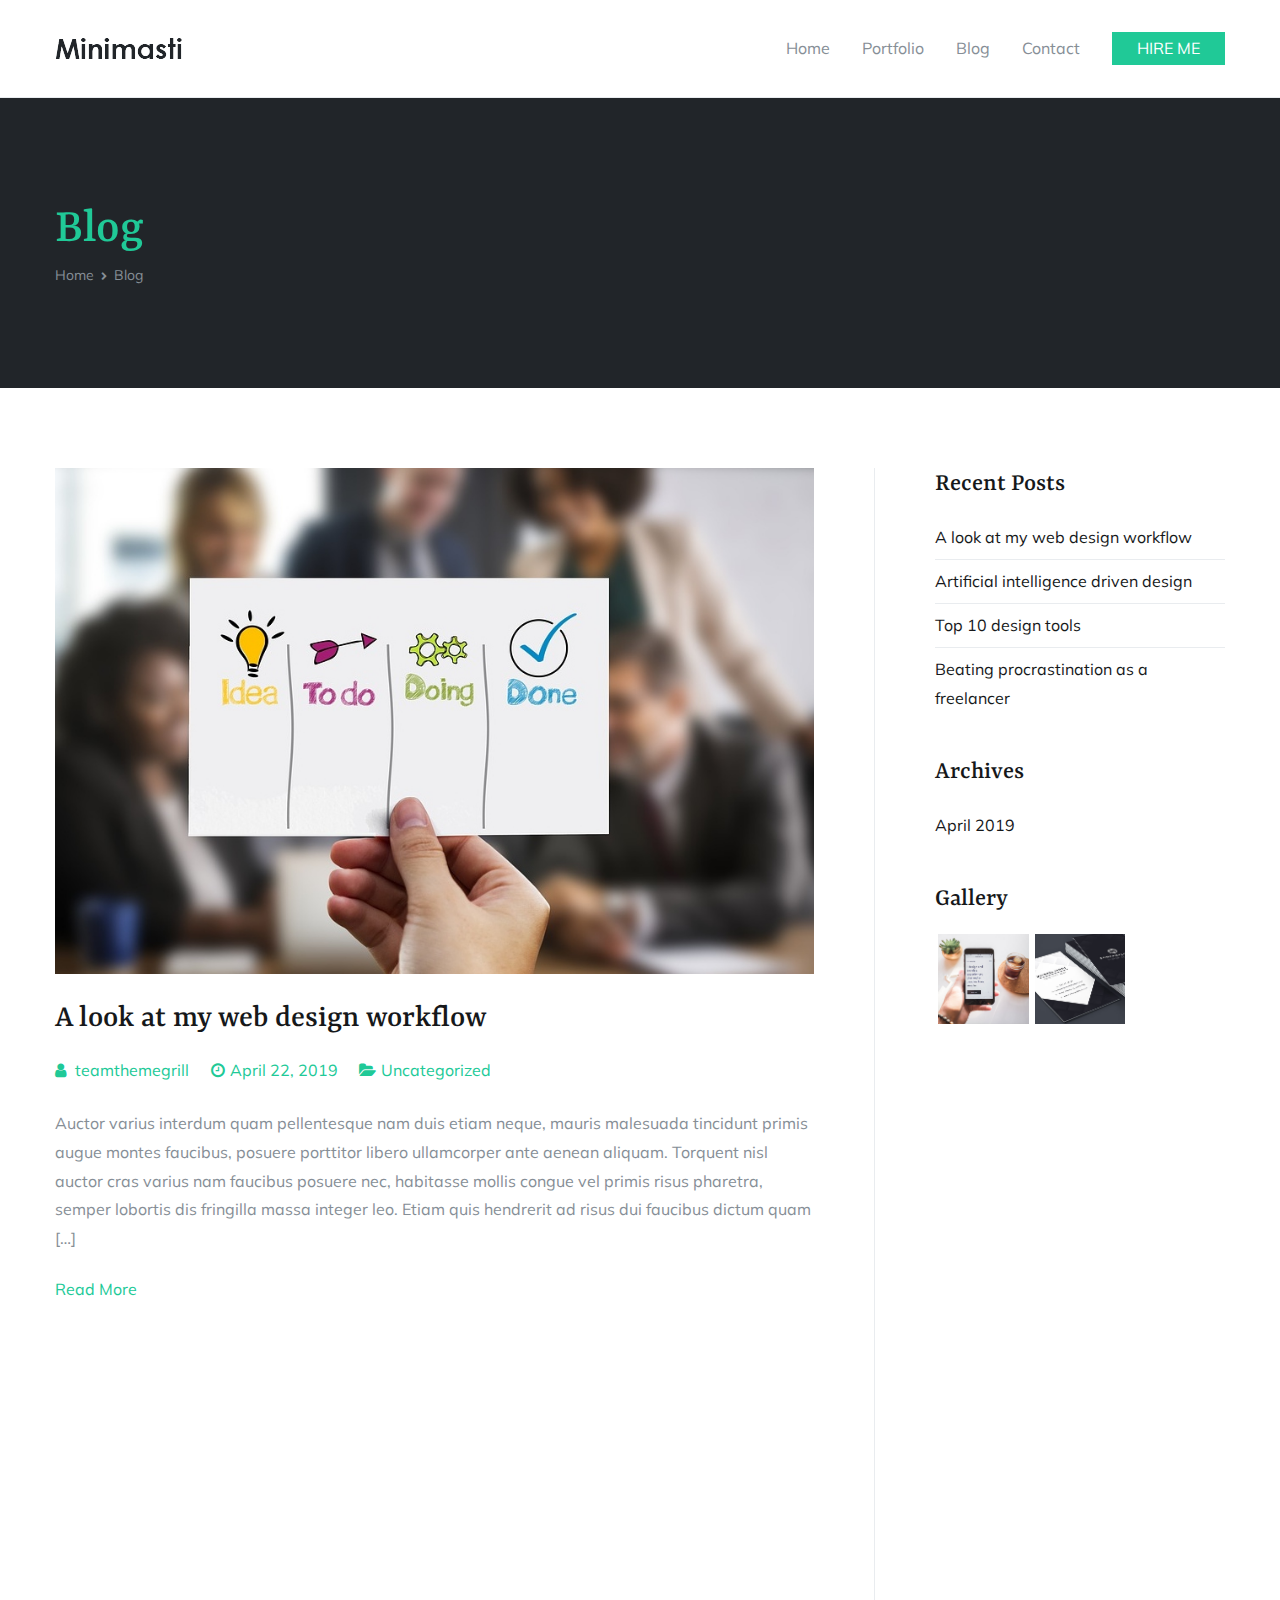
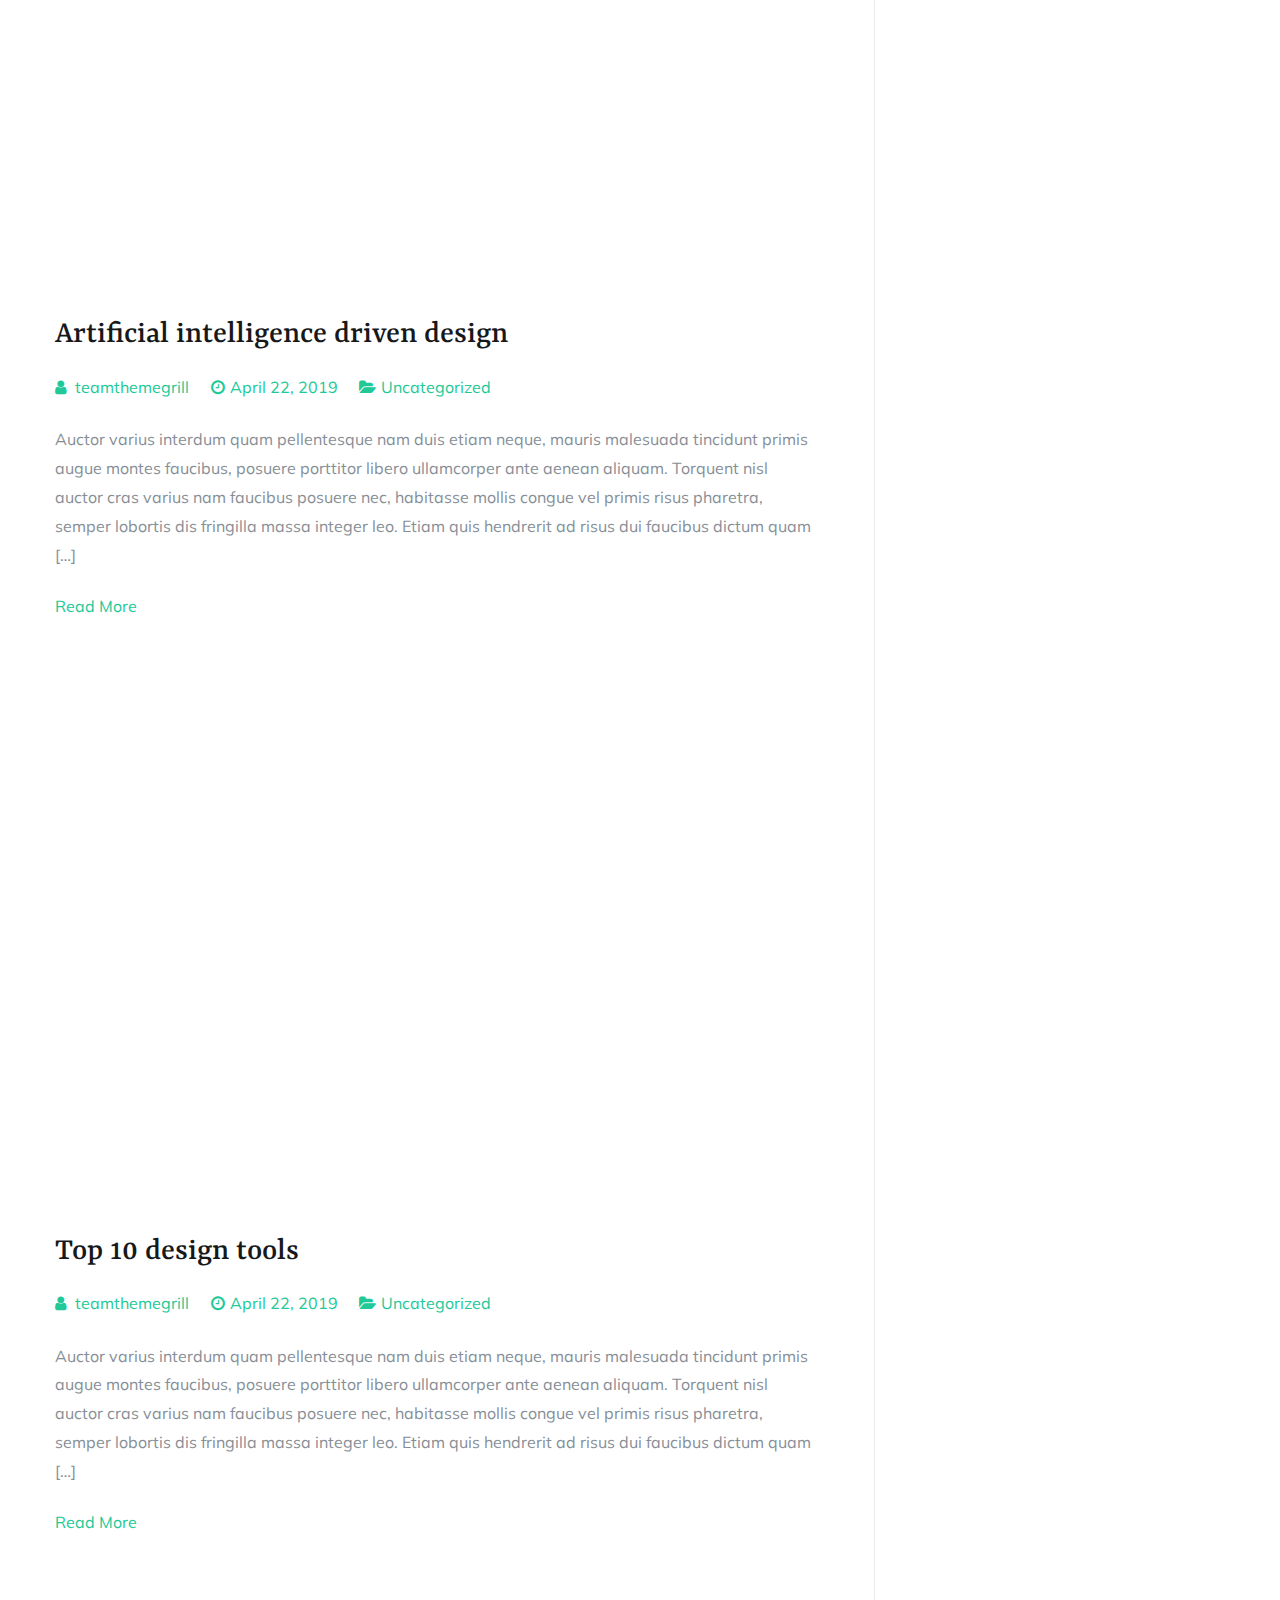
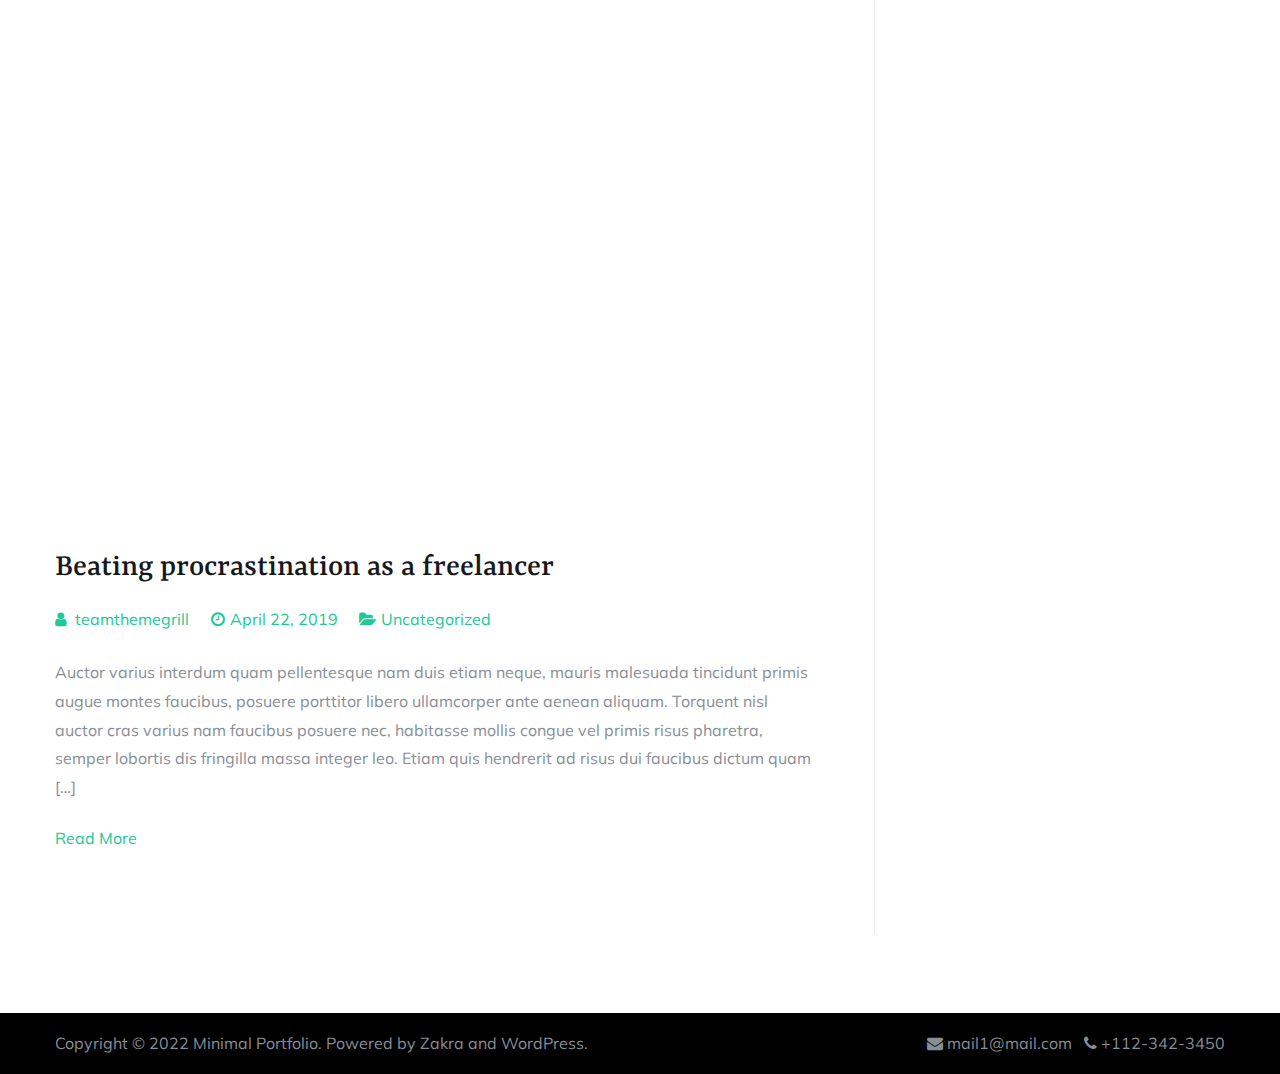
<file: minimal-portfolio/blog.html>
<!doctype html>
		<html lang="en-US">
	<head>
	<meta http-equiv="Content-Type" content="text/html; charset=UTF-8"/>
		<meta name="viewport" content="width=device-width, initial-scale=1">
		<link rel="profile" href="https://gmpg.org/xfn/11">
		<title>Blog - Minimal Portfolio</title><link rel="preload" as="style" href="//fonts.googleapis.com/css?family=Muli%3A400%7CRasa%3A400%2C500&#038;display=swap" /><link rel="stylesheet" href="//fonts.googleapis.com/css?family=Muli%3A400%7CRasa%3A400%2C500&#038;display=swap" media="print" onload="this.media='all'" /><noscript><link rel="stylesheet" href="//fonts.googleapis.com/css?family=Muli%3A400%7CRasa%3A400%2C500&#038;display=swap" /></noscript><link rel="stylesheet" href="../minimal-portfolio/wp-content/cache/min/16/93a75a05c11903468c07e3b29893e761.css" media="all" data-minify="1" />
<meta name='robots' content='max-image-preview:large' />
<link rel='dns-prefetch' href='//fonts.googleapis.com' />
<link href='https://fonts.gstatic.com' crossorigin rel='preconnect' />
<link rel="alternate" type="application/rss+xml" title="Minimal Portfolio &raquo; Feed" href="https://zakrademos.com/minimal-portfolio/feed/" />
<style type="text/css">
img.wp-smiley,
img.emoji {
	display: inline !important;
	border: none !important;
	box-shadow: none !important;
	height: 1em !important;
	width: 1em !important;
	margin: 0 0.07em !important;
	vertical-align: -0.1em !important;
	background: none !important;
	padding: 0 !important;
}
</style>
<style id='wp-block-library-theme-inline-css' type='text/css'>
.wp-block-audio figcaption{color:#555;font-size:13px;text-align:center}.is-dark-theme .wp-block-audio figcaption{color:hsla(0,0%,100%,.65)}.wp-block-code>code{font-family:Menlo,Consolas,monaco,monospace;color:#1e1e1e;padding:.8em 1em;border:1px solid #ddd;border-radius:4px}.wp-block-embed figcaption{color:#555;font-size:13px;text-align:center}.is-dark-theme .wp-block-embed figcaption{color:hsla(0,0%,100%,.65)}.blocks-gallery-caption{color:#555;font-size:13px;text-align:center}.is-dark-theme .blocks-gallery-caption{color:hsla(0,0%,100%,.65)}.wp-block-image figcaption{color:#555;font-size:13px;text-align:center}.is-dark-theme .wp-block-image figcaption{color:hsla(0,0%,100%,.65)}.wp-block-pullquote{border-top:4px solid;border-bottom:4px solid;margin-bottom:1.75em;color:currentColor}.wp-block-pullquote__citation,.wp-block-pullquote cite,.wp-block-pullquote footer{color:currentColor;text-transform:uppercase;font-size:.8125em;font-style:normal}.wp-block-quote{border-left:.25em solid;margin:0 0 1.75em;padding-left:1em}.wp-block-quote cite,.wp-block-quote footer{color:currentColor;font-size:.8125em;position:relative;font-style:normal}.wp-block-quote.has-text-align-right{border-left:none;border-right:.25em solid;padding-left:0;padding-right:1em}.wp-block-quote.has-text-align-center{border:none;padding-left:0}.wp-block-quote.is-large,.wp-block-quote.is-style-large,.wp-block-quote.is-style-plain{border:none}.wp-block-search .wp-block-search__label{font-weight:700}.wp-block-group:where(.has-background){padding:1.25em 2.375em}.wp-block-separator{border:none;border-bottom:2px solid;margin-left:auto;margin-right:auto;opacity:.4}.wp-block-separator:not(.is-style-wide):not(.is-style-dots){width:100px}.wp-block-separator.has-background:not(.is-style-dots){border-bottom:none;height:1px}.wp-block-separator.has-background:not(.is-style-wide):not(.is-style-dots){height:2px}.wp-block-table thead{border-bottom:3px solid}.wp-block-table tfoot{border-top:3px solid}.wp-block-table td,.wp-block-table th{padding:.5em;border:1px solid;word-break:normal}.wp-block-table figcaption{color:#555;font-size:13px;text-align:center}.is-dark-theme .wp-block-table figcaption{color:hsla(0,0%,100%,.65)}.wp-block-video figcaption{color:#555;font-size:13px;text-align:center}.is-dark-theme .wp-block-video figcaption{color:hsla(0,0%,100%,.65)}.wp-block-template-part.has-background{padding:1.25em 2.375em;margin-top:0;margin-bottom:0}
</style>
<style id='global-styles-inline-css' type='text/css'>
body{--wp--preset--color--black: #000000;--wp--preset--color--cyan-bluish-gray: #abb8c3;--wp--preset--color--white: #ffffff;--wp--preset--color--pale-pink: #f78da7;--wp--preset--color--vivid-red: #cf2e2e;--wp--preset--color--luminous-vivid-orange: #ff6900;--wp--preset--color--luminous-vivid-amber: #fcb900;--wp--preset--color--light-green-cyan: #7bdcb5;--wp--preset--color--vivid-green-cyan: #00d084;--wp--preset--color--pale-cyan-blue: #8ed1fc;--wp--preset--color--vivid-cyan-blue: #0693e3;--wp--preset--color--vivid-purple: #9b51e0;--wp--preset--gradient--vivid-cyan-blue-to-vivid-purple: linear-gradient(135deg,rgba(6,147,227,1) 0%,rgb(155,81,224) 100%);--wp--preset--gradient--light-green-cyan-to-vivid-green-cyan: linear-gradient(135deg,rgb(122,220,180) 0%,rgb(0,208,130) 100%);--wp--preset--gradient--luminous-vivid-amber-to-luminous-vivid-orange: linear-gradient(135deg,rgba(252,185,0,1) 0%,rgba(255,105,0,1) 100%);--wp--preset--gradient--luminous-vivid-orange-to-vivid-red: linear-gradient(135deg,rgba(255,105,0,1) 0%,rgb(207,46,46) 100%);--wp--preset--gradient--very-light-gray-to-cyan-bluish-gray: linear-gradient(135deg,rgb(238,238,238) 0%,rgb(169,184,195) 100%);--wp--preset--gradient--cool-to-warm-spectrum: linear-gradient(135deg,rgb(74,234,220) 0%,rgb(151,120,209) 20%,rgb(207,42,186) 40%,rgb(238,44,130) 60%,rgb(251,105,98) 80%,rgb(254,248,76) 100%);--wp--preset--gradient--blush-light-purple: linear-gradient(135deg,rgb(255,206,236) 0%,rgb(152,150,240) 100%);--wp--preset--gradient--blush-bordeaux: linear-gradient(135deg,rgb(254,205,165) 0%,rgb(254,45,45) 50%,rgb(107,0,62) 100%);--wp--preset--gradient--luminous-dusk: linear-gradient(135deg,rgb(255,203,112) 0%,rgb(199,81,192) 50%,rgb(65,88,208) 100%);--wp--preset--gradient--pale-ocean: linear-gradient(135deg,rgb(255,245,203) 0%,rgb(182,227,212) 50%,rgb(51,167,181) 100%);--wp--preset--gradient--electric-grass: linear-gradient(135deg,rgb(202,248,128) 0%,rgb(113,206,126) 100%);--wp--preset--gradient--midnight: linear-gradient(135deg,rgb(2,3,129) 0%,rgb(40,116,252) 100%);--wp--preset--duotone--dark-grayscale: url('#wp-duotone-dark-grayscale');--wp--preset--duotone--grayscale: url('#wp-duotone-grayscale');--wp--preset--duotone--purple-yellow: url('#wp-duotone-purple-yellow');--wp--preset--duotone--blue-red: url('#wp-duotone-blue-red');--wp--preset--duotone--midnight: url('#wp-duotone-midnight');--wp--preset--duotone--magenta-yellow: url('#wp-duotone-magenta-yellow');--wp--preset--duotone--purple-green: url('#wp-duotone-purple-green');--wp--preset--duotone--blue-orange: url('#wp-duotone-blue-orange');--wp--preset--font-size--small: 13px;--wp--preset--font-size--medium: 20px;--wp--preset--font-size--large: 36px;--wp--preset--font-size--x-large: 42px;}.has-black-color{color: var(--wp--preset--color--black) !important;}.has-cyan-bluish-gray-color{color: var(--wp--preset--color--cyan-bluish-gray) !important;}.has-white-color{color: var(--wp--preset--color--white) !important;}.has-pale-pink-color{color: var(--wp--preset--color--pale-pink) !important;}.has-vivid-red-color{color: var(--wp--preset--color--vivid-red) !important;}.has-luminous-vivid-orange-color{color: var(--wp--preset--color--luminous-vivid-orange) !important;}.has-luminous-vivid-amber-color{color: var(--wp--preset--color--luminous-vivid-amber) !important;}.has-light-green-cyan-color{color: var(--wp--preset--color--light-green-cyan) !important;}.has-vivid-green-cyan-color{color: var(--wp--preset--color--vivid-green-cyan) !important;}.has-pale-cyan-blue-color{color: var(--wp--preset--color--pale-cyan-blue) !important;}.has-vivid-cyan-blue-color{color: var(--wp--preset--color--vivid-cyan-blue) !important;}.has-vivid-purple-color{color: var(--wp--preset--color--vivid-purple) !important;}.has-black-background-color{background-color: var(--wp--preset--color--black) !important;}.has-cyan-bluish-gray-background-color{background-color: var(--wp--preset--color--cyan-bluish-gray) !important;}.has-white-background-color{background-color: var(--wp--preset--color--white) !important;}.has-pale-pink-background-color{background-color: var(--wp--preset--color--pale-pink) !important;}.has-vivid-red-background-color{background-color: var(--wp--preset--color--vivid-red) !important;}.has-luminous-vivid-orange-background-color{background-color: var(--wp--preset--color--luminous-vivid-orange) !important;}.has-luminous-vivid-amber-background-color{background-color: var(--wp--preset--color--luminous-vivid-amber) !important;}.has-light-green-cyan-background-color{background-color: var(--wp--preset--color--light-green-cyan) !important;}.has-vivid-green-cyan-background-color{background-color: var(--wp--preset--color--vivid-green-cyan) !important;}.has-pale-cyan-blue-background-color{background-color: var(--wp--preset--color--pale-cyan-blue) !important;}.has-vivid-cyan-blue-background-color{background-color: var(--wp--preset--color--vivid-cyan-blue) !important;}.has-vivid-purple-background-color{background-color: var(--wp--preset--color--vivid-purple) !important;}.has-black-border-color{border-color: var(--wp--preset--color--black) !important;}.has-cyan-bluish-gray-border-color{border-color: var(--wp--preset--color--cyan-bluish-gray) !important;}.has-white-border-color{border-color: var(--wp--preset--color--white) !important;}.has-pale-pink-border-color{border-color: var(--wp--preset--color--pale-pink) !important;}.has-vivid-red-border-color{border-color: var(--wp--preset--color--vivid-red) !important;}.has-luminous-vivid-orange-border-color{border-color: var(--wp--preset--color--luminous-vivid-orange) !important;}.has-luminous-vivid-amber-border-color{border-color: var(--wp--preset--color--luminous-vivid-amber) !important;}.has-light-green-cyan-border-color{border-color: var(--wp--preset--color--light-green-cyan) !important;}.has-vivid-green-cyan-border-color{border-color: var(--wp--preset--color--vivid-green-cyan) !important;}.has-pale-cyan-blue-border-color{border-color: var(--wp--preset--color--pale-cyan-blue) !important;}.has-vivid-cyan-blue-border-color{border-color: var(--wp--preset--color--vivid-cyan-blue) !important;}.has-vivid-purple-border-color{border-color: var(--wp--preset--color--vivid-purple) !important;}.has-vivid-cyan-blue-to-vivid-purple-gradient-background{background: var(--wp--preset--gradient--vivid-cyan-blue-to-vivid-purple) !important;}.has-light-green-cyan-to-vivid-green-cyan-gradient-background{background: var(--wp--preset--gradient--light-green-cyan-to-vivid-green-cyan) !important;}.has-luminous-vivid-amber-to-luminous-vivid-orange-gradient-background{background: var(--wp--preset--gradient--luminous-vivid-amber-to-luminous-vivid-orange) !important;}.has-luminous-vivid-orange-to-vivid-red-gradient-background{background: var(--wp--preset--gradient--luminous-vivid-orange-to-vivid-red) !important;}.has-very-light-gray-to-cyan-bluish-gray-gradient-background{background: var(--wp--preset--gradient--very-light-gray-to-cyan-bluish-gray) !important;}.has-cool-to-warm-spectrum-gradient-background{background: var(--wp--preset--gradient--cool-to-warm-spectrum) !important;}.has-blush-light-purple-gradient-background{background: var(--wp--preset--gradient--blush-light-purple) !important;}.has-blush-bordeaux-gradient-background{background: var(--wp--preset--gradient--blush-bordeaux) !important;}.has-luminous-dusk-gradient-background{background: var(--wp--preset--gradient--luminous-dusk) !important;}.has-pale-ocean-gradient-background{background: var(--wp--preset--gradient--pale-ocean) !important;}.has-electric-grass-gradient-background{background: var(--wp--preset--gradient--electric-grass) !important;}.has-midnight-gradient-background{background: var(--wp--preset--gradient--midnight) !important;}.has-small-font-size{font-size: var(--wp--preset--font-size--small) !important;}.has-medium-font-size{font-size: var(--wp--preset--font-size--medium) !important;}.has-large-font-size{font-size: var(--wp--preset--font-size--large) !important;}.has-x-large-font-size{font-size: var(--wp--preset--font-size--x-large) !important;}
</style>
<style id='zakra-style-inline-css' type='text/css'>
@media screen and (min-width:1200px){.tg-container{max-width:1170px;}}a:hover, a:focus, .tg-primary-menu > div ul li:hover > a,  .tg-primary-menu > div ul li.current_page_item > a, .tg-primary-menu > div ul li.current-menu-item > a,  .tg-mobile-navigation > div ul li.current_page_item > a, .tg-mobile-navigation > div ul li.current-menu-item > a,  .entry-content a,  .tg-meta-style-two .entry-meta span, .tg-meta-style-two .entry-meta a{color:#20c997;}.tg-primary-menu.tg-primary-menu--style-underline > div > ul > li.current_page_item > a::before, .tg-primary-menu.tg-primary-menu--style-underline > div > ul > li.current-menu-item > a::before, .tg-primary-menu.tg-primary-menu--style-left-border > div > ul > li.current_page_item > a::before, .tg-primary-menu.tg-primary-menu--style-left-border > div > ul > li.current-menu-item > a::before, .tg-primary-menu.tg-primary-menu--style-right-border > div > ul > li.current_page_item > a::before, .tg-primary-menu.tg-primary-menu--style-right-border > div > ul > li.current-menu-item > a::before, .tg-scroll-to-top:hover, button, input[type="button"], input[type="reset"], input[type="submit"], .tg-primary-menu > div ul li.tg-header-button-wrap a{background-color:#20c997;}body{color:#868e96;}body{font-family:Muli;font-weight:400;font-size:16px;}h1, h2, h3, h4, h5, h6{font-family:Rasa;font-weight:400;}h1{font-weight:500;}h2{font-weight:500;}h3{font-weight:500;}h4{font-weight:500;}h5{font-weight:500;}h6{font-weight:500;}button, input[type="button"], input[type="reset"], input[type="submit"], #infinite-handle span{background-color:#20c997;}button:hover, input[type="button"]:hover, input[type="reset"]:hover, input[type="submit"]:hover, #infinite-handle span:hover{background-color:#1cb487;}.tg-site-header .tg-site-header-top{background-size:contain;}.tg-site-header, .tg-container--separate .tg-site-header{background-size:contain;}.main-navigation.tg-primary-menu > div ul li.tg-header-button-wrap a{padding-top:2px;padding-right:25px;padding-bottom:2px;padding-left:25px;}.main-navigation.tg-primary-menu > div ul li.tg-header-button-wrap a{background-color:#20c997;}.main-navigation.tg-primary-menu > div ul li.tg-header-button-wrap a:hover{background-color:#1cb487;}.tg-primary-menu > div > ul li:not(.tg-header-button-wrap) a{color:#868e96;}.tg-page-header{padding-top:100px;padding-bottom:100px;}.tg-page-header .breadcrumb-trail ul li{font-size:14px;}.tg-page-header .tg-page-header__title, .tg-page-content__title{color:#20c997;}.tg-page-header, .tg-container--separate .tg-page-header{background-color:#212529;background-position:center center;background-size:contain;}.tg-page-header .breadcrumb-trail ul li{color:#868e96;}.tg-page-header .breadcrumb-trail ul li::after{color:#868e96;}.tg-page-header .breadcrumb-trail ul li a{color:#868e96;}.tg-page-header .breadcrumb-trail ul li a:hover {color:#20c997;}.tg-page-header .tg-page-header__title, .tg-page-content__title{font-weight:500;font-size:50px;}.widget .widget-title{font-family:Rasa;font-weight:500;font-size:1.6em;}.tg-site-footer .tg-site-footer-widgets{border-top-width:0px;}.tg-site-footer .tg-site-footer-bar{background-color:#000000;}.tg-site-footer .tg-site-footer-bar{color:#868e96;}.tg-site-footer .tg-site-footer-bar a{color:#868e96;}.tg-site-footer .tg-site-footer-bar a:hover, .tg-site-footer .tg-site-footer-bar a:focus{color:#20c997;}
</style>
<style id='rocket-lazyload-inline-css' type='text/css'>
.rll-youtube-player{position:relative;padding-bottom:56.23%;height:0;overflow:hidden;max-width:100%;}.rll-youtube-player:focus-within{outline: 2px solid currentColor;outline-offset: 5px;}.rll-youtube-player iframe{position:absolute;top:0;left:0;width:100%;height:100%;z-index:100;background:0 0}.rll-youtube-player img{bottom:0;display:block;left:0;margin:auto;max-width:100%;width:100%;position:absolute;right:0;top:0;border:none;height:auto;-webkit-transition:.4s all;-moz-transition:.4s all;transition:.4s all}.rll-youtube-player img:hover{-webkit-filter:brightness(75%)}.rll-youtube-player .play{height:100%;width:100%;left:0;top:0;position:absolute;background:url(../minimal-portfolio/wp-content/plugins/wp-rocket/assets/img/youtube.png) no-repeat center;background-color: transparent !important;cursor:pointer;border:none;}
</style>
<link rel="https://api.w.org/" href="https://zakrademos.com/minimal-portfolio/wp-json/" /><link rel="EditURI" type="application/rsd+xml" title="RSD" href="https://zakrademos.com/minimal-portfolio/xmlrpc.php?rsd" />
<link rel="wlwmanifest" type="application/wlwmanifest+xml" href="https://zakrademos.com/minimal-portfolio/wp-includes/wlwmanifest.xml" /> 
<meta name="generator" content="WordPress 5.9.3" />
<meta name="generator" content="Everest Forms 1.8.3" />
		<style type="text/css">
						.site-title,
			.site-description {
				position: absolute;
				clip: rect(1px, 1px, 1px, 1px);
			}
						</style>
		<link rel="icon" href="../minimal-portfolio/wp-content/uploads/sites/16/2020/07/zakra.png" sizes="32x32" />
<link rel="icon" href="../minimal-portfolio/wp-content/uploads/sites/16/2020/07/zakra.png" sizes="192x192" />
<link rel="apple-touch-icon" href="../minimal-portfolio/wp-content/uploads/sites/16/2020/07/zakra.png" />
<meta name="msapplication-TileImage" content="../minimal-portfolio/wp-content/uploads/sites/16/2020/07/zakra.png" />
		<style type="text/css" id="wp-custom-css">
			.everest-forms .evf-minimal-portfolio .evf-field-container .evf-frontend-row input,
.everest-forms .evf-field-container .evf-frontend-row textarea {
    padding: 16px 24px;
    border-color: #CCC;
    border-radius: 0;
    background-color: #FFF;
}
.everest-forms .evf-field-container .evf-frontend-row textarea {
    height: 150px;
}
.everest-forms .evf-minimal-portfolio button[type=submit] {
    padding: 17px 40px;
    color: #fff;
    background-color: #20c997;
    border: none;
    border-radius: 0;
    transition: 0.5s all;
    font-weight: 800;    
}
.everest-forms .evf-minimal-portfolio button[type=submit]:hover {
    background-color: #1cb487;
}
.everest-forms .evf-minimal-portfolio .evf-submit-container {
    display: flex;
    justify-content: flex-end;
}
.everest-forms .evf-minimal-portfolio .evf-field-container .evf-frontend-row input:focus {
	border-color: #20c997;
}
.widget .gallery-columns-3 .gallery-item {
    margin: 1%;
    max-width: 31.33%;
}		</style>
		<noscript><style id="rocket-lazyload-nojs-css">.rll-youtube-player, [data-lazy-src]{display:none !important;}</style></noscript>
	</head>
<body data-rsssl=1 class="blog wp-custom-logo everest-forms-no-js hfeed tg-site-layout--right tg-container--wide has-page-header has-breadcrumbs elementor-default elementor-kit-584">
<svg xmlns="http://www.w3.org/2000/svg" viewBox="0 0 0 0" width="0" height="0" focusable="false" role="none" style="visibility: hidden; position: absolute; left: -9999px; overflow: hidden;" ><defs><filter id="wp-duotone-dark-grayscale"><feColorMatrix color-interpolation-filters="sRGB" type="matrix" values=" .299 .587 .114 0 0 .299 .587 .114 0 0 .299 .587 .114 0 0 .299 .587 .114 0 0 " /><feComponentTransfer color-interpolation-filters="sRGB" ><feFuncR type="table" tableValues="0 0.49803921568627" /><feFuncG type="table" tableValues="0 0.49803921568627" /><feFuncB type="table" tableValues="0 0.49803921568627" /><feFuncA type="table" tableValues="1 1" /></feComponentTransfer><feComposite in2="SourceGraphic" operator="in" /></filter></defs></svg><svg xmlns="http://www.w3.org/2000/svg" viewBox="0 0 0 0" width="0" height="0" focusable="false" role="none" style="visibility: hidden; position: absolute; left: -9999px; overflow: hidden;" ><defs><filter id="wp-duotone-grayscale"><feColorMatrix color-interpolation-filters="sRGB" type="matrix" values=" .299 .587 .114 0 0 .299 .587 .114 0 0 .299 .587 .114 0 0 .299 .587 .114 0 0 " /><feComponentTransfer color-interpolation-filters="sRGB" ><feFuncR type="table" tableValues="0 1" /><feFuncG type="table" tableValues="0 1" /><feFuncB type="table" tableValues="0 1" /><feFuncA type="table" tableValues="1 1" /></feComponentTransfer><feComposite in2="SourceGraphic" operator="in" /></filter></defs></svg><svg xmlns="http://www.w3.org/2000/svg" viewBox="0 0 0 0" width="0" height="0" focusable="false" role="none" style="visibility: hidden; position: absolute; left: -9999px; overflow: hidden;" ><defs><filter id="wp-duotone-purple-yellow"><feColorMatrix color-interpolation-filters="sRGB" type="matrix" values=" .299 .587 .114 0 0 .299 .587 .114 0 0 .299 .587 .114 0 0 .299 .587 .114 0 0 " /><feComponentTransfer color-interpolation-filters="sRGB" ><feFuncR type="table" tableValues="0.54901960784314 0.98823529411765" /><feFuncG type="table" tableValues="0 1" /><feFuncB type="table" tableValues="0.71764705882353 0.25490196078431" /><feFuncA type="table" tableValues="1 1" /></feComponentTransfer><feComposite in2="SourceGraphic" operator="in" /></filter></defs></svg><svg xmlns="http://www.w3.org/2000/svg" viewBox="0 0 0 0" width="0" height="0" focusable="false" role="none" style="visibility: hidden; position: absolute; left: -9999px; overflow: hidden;" ><defs><filter id="wp-duotone-blue-red"><feColorMatrix color-interpolation-filters="sRGB" type="matrix" values=" .299 .587 .114 0 0 .299 .587 .114 0 0 .299 .587 .114 0 0 .299 .587 .114 0 0 " /><feComponentTransfer color-interpolation-filters="sRGB" ><feFuncR type="table" tableValues="0 1" /><feFuncG type="table" tableValues="0 0.27843137254902" /><feFuncB type="table" tableValues="0.5921568627451 0.27843137254902" /><feFuncA type="table" tableValues="1 1" /></feComponentTransfer><feComposite in2="SourceGraphic" operator="in" /></filter></defs></svg><svg xmlns="http://www.w3.org/2000/svg" viewBox="0 0 0 0" width="0" height="0" focusable="false" role="none" style="visibility: hidden; position: absolute; left: -9999px; overflow: hidden;" ><defs><filter id="wp-duotone-midnight"><feColorMatrix color-interpolation-filters="sRGB" type="matrix" values=" .299 .587 .114 0 0 .299 .587 .114 0 0 .299 .587 .114 0 0 .299 .587 .114 0 0 " /><feComponentTransfer color-interpolation-filters="sRGB" ><feFuncR type="table" tableValues="0 0" /><feFuncG type="table" tableValues="0 0.64705882352941" /><feFuncB type="table" tableValues="0 1" /><feFuncA type="table" tableValues="1 1" /></feComponentTransfer><feComposite in2="SourceGraphic" operator="in" /></filter></defs></svg><svg xmlns="http://www.w3.org/2000/svg" viewBox="0 0 0 0" width="0" height="0" focusable="false" role="none" style="visibility: hidden; position: absolute; left: -9999px; overflow: hidden;" ><defs><filter id="wp-duotone-magenta-yellow"><feColorMatrix color-interpolation-filters="sRGB" type="matrix" values=" .299 .587 .114 0 0 .299 .587 .114 0 0 .299 .587 .114 0 0 .299 .587 .114 0 0 " /><feComponentTransfer color-interpolation-filters="sRGB" ><feFuncR type="table" tableValues="0.78039215686275 1" /><feFuncG type="table" tableValues="0 0.94901960784314" /><feFuncB type="table" tableValues="0.35294117647059 0.47058823529412" /><feFuncA type="table" tableValues="1 1" /></feComponentTransfer><feComposite in2="SourceGraphic" operator="in" /></filter></defs></svg><svg xmlns="http://www.w3.org/2000/svg" viewBox="0 0 0 0" width="0" height="0" focusable="false" role="none" style="visibility: hidden; position: absolute; left: -9999px; overflow: hidden;" ><defs><filter id="wp-duotone-purple-green"><feColorMatrix color-interpolation-filters="sRGB" type="matrix" values=" .299 .587 .114 0 0 .299 .587 .114 0 0 .299 .587 .114 0 0 .299 .587 .114 0 0 " /><feComponentTransfer color-interpolation-filters="sRGB" ><feFuncR type="table" tableValues="0.65098039215686 0.40392156862745" /><feFuncG type="table" tableValues="0 1" /><feFuncB type="table" tableValues="0.44705882352941 0.4" /><feFuncA type="table" tableValues="1 1" /></feComponentTransfer><feComposite in2="SourceGraphic" operator="in" /></filter></defs></svg><svg xmlns="http://www.w3.org/2000/svg" viewBox="0 0 0 0" width="0" height="0" focusable="false" role="none" style="visibility: hidden; position: absolute; left: -9999px; overflow: hidden;" ><defs><filter id="wp-duotone-blue-orange"><feColorMatrix color-interpolation-filters="sRGB" type="matrix" values=" .299 .587 .114 0 0 .299 .587 .114 0 0 .299 .587 .114 0 0 .299 .587 .114 0 0 " /><feComponentTransfer color-interpolation-filters="sRGB" ><feFuncR type="table" tableValues="0.098039215686275 1" /><feFuncG type="table" tableValues="0 0.66274509803922" /><feFuncB type="table" tableValues="0.84705882352941 0.41960784313725" /><feFuncA type="table" tableValues="1 1" /></feComponentTransfer><feComposite in2="SourceGraphic" operator="in" /></filter></defs></svg>
		<div id="page" class="site tg-site">
				<a class="skip-link screen-reader-text" href="#content">Skip to content</a>
		<header id="masthead" class="site-header tg-site-header tg-site-header--left">
		<div class="tg-site-header-bottom">
			<div class="tg-header-container tg-container tg-container--flex tg-container--flex-center tg-container--flex-space-between">
			<div class="tg-block tg-block--one">
						<div class="site-branding">
			<a href="../minimal-portfolio.html" class="custom-logo-link" rel="home"><img width="127" height="21" src="data:image/svg+xml,%3Csvg%20xmlns='http://www.w3.org/2000/svg'%20viewBox='0%200%20127%2021'%3E%3C/svg%3E" class="custom-logo" alt="Minimal Portfolio" data-lazy-src="../minimal-portfolio/wp-content/uploads/sites/16/2019/04/logo.png" /><noscript><img width="127" height="21" src="../minimal-portfolio/wp-content/uploads/sites/16/2019/04/logo.png" class="custom-logo" alt="Minimal Portfolio" /></noscript></a>			<div class="site-info-wrap">
									<p class="site-title">
						<a href="../minimal-portfolio.html" rel="home">Minimal Portfolio</a>
					</p>
										<p class="site-description">Just another Zakra Demos site</p>
							</div>
		</div><!-- .site-branding -->
			</div> <!-- /.tg-site-header__block--one -->
			<div class="tg-block tg-block--two">
						<nav id="site-navigation" class="main-navigation tg-primary-menu tg-primary-menu--style-none">
			<div class="menu"><ul id="primary-menu" class="menu-primary"><li id="menu-item-561" class="menu-item menu-item-type-post_type menu-item-object-page menu-item-home menu-item-561"><a title="
						" href="../minimal-portfolio.html">Home</a></li>
<li id="menu-item-558" class="menu-item menu-item-type-post_type menu-item-object-page menu-item-558"><a title="
						" href="../index.html">Portfolio</a></li>
<li id="menu-item-559" class="menu-item menu-item-type-post_type menu-item-object-page current-menu-item page_item page-item-21 current_page_item current_page_parent menu-item-559"><a title="
						" href="../minimal-portfolio/blog.html" aria-current="page">Blog</a></li>
<li id="menu-item-560" class="menu-item menu-item-type-post_type menu-item-object-page menu-item-560"><a title="
						" href="../minimal-portfolio/contact.html">Contact</a></li>
<li class="menu-item tg-header-button-wrap"><a href="">HIRE ME</a></li></ul></div>		</nav><!-- #site-navigation -->
				<nav id="header-action" class="tg-header-action">
			<ul class="tg-header-action-list">
				<li class="tg-header-action__item tg-mobile-toggle" >
										<button aria-label="Primary Menu" >
						<i class="tg-icon tg-icon-bars"></i>
					</button>
				</li><!-- /.tg-mobile-toggle -->
			</ul><!-- /.zakra-header-action-list -->
		</nav><!-- #header-action -->
				<nav id="mobile-navigation" class="tg-mobile-navigation"
			>
			<div class="menu-main-menu-container"><ul id="mobile-primary-menu" class="menu"><li class="menu-item menu-item-type-post_type menu-item-object-page menu-item-home menu-item-561"><a title="
						" href="../minimal-portfolio.html">Home</a></li>
<li class="menu-item menu-item-type-post_type menu-item-object-page menu-item-558"><a title="
						" href="../index.html">Portfolio</a></li>
<li class="menu-item menu-item-type-post_type menu-item-object-page current-menu-item page_item page-item-21 current_page_item current_page_parent menu-item-559"><a title="
						" href="../minimal-portfolio/blog.html" aria-current="page">Blog</a></li>
<li class="menu-item menu-item-type-post_type menu-item-object-page menu-item-560"><a title="
						" href="../minimal-portfolio/contact.html">Contact</a></li>
<li class="menu-item tg-header-button-wrap"><a href="">HIRE ME</a></li></ul></div>
		</nav><!-- /#mobile-navigation-->
			</div> <!-- /.tg-site-header__block-two -->
		</div>
		<!-- /.tg-container -->
		</div>
		<!-- /.tg-site-header-bottom -->
		</header><!-- #masthead -->
		<main id="main" class="site-main">
		<header class="tg-page-header tg-page-header--both-left">
			<div class="tg-container tg-container--flex tg-container--flex-center tg-container--flex-space-between">
				<h1 class="tg-page-header__title">Blog</h1>
				<nav role="navigation" aria-label="Breadcrumbs" class="breadcrumb-trail breadcrumbs" itemprop="breadcrumb"><ul class="trail-items" itemscope itemtype="http://schema.org/BreadcrumbList"><meta name="numberOfItems" content="2" /><meta name="itemListOrder" content="Ascending" /><li itemprop="itemListElement" itemscope itemtype="http://schema.org/ListItem" class="trail-item"><a href="../minimal-portfolio.html" rel="home" itemprop="item"><span itemprop="name">Home</span></a><meta itemprop="position" content="1" /></li><li class="trail-item trail-end"><span>Blog</span></li></ul></nav>			</div>
		</header>
		<!-- /.page-header -->
				<div id="content" class="site-content">
			<div class="tg-container tg-container--flex tg-container--flex-space-between">
	<div id="primary" class="content-area">
<article id="post-461" class="tg-meta-style-two post-461 post type-post status-publish format-standard has-post-thumbnail hentry category-uncategorized zakra-article">
			<a class="post-thumbnail" href="../minimal-portfolio/2019/04/22/a-look-at-my-web-design-workflow.html" aria-hidden="true">
				<img width="900" height="600" src="data:image/svg+xml,%3Csvg%20xmlns='http://www.w3.org/2000/svg'%20viewBox='0%200%20900%20600'%3E%3C/svg%3E" class="attachment-post-thumbnail size-post-thumbnail wp-post-image" alt="A look at my web design workflow" data-lazy-srcset="../minimal-portfolio/wp-content/uploads/sites/16/2019/04/design-workflow.jpg 900w, ../minimal-portfolio/wp-content/uploads/sites/16/2019/04/design-workflow-300x200.jpg 300w, ../minimal-portfolio/wp-content/uploads/sites/16/2019/04/design-workflow-768x512.jpg 768w" data-lazy-sizes="(max-width: 900px) 100vw, 900px" data-lazy-src="../minimal-portfolio/wp-content/uploads/sites/16/2019/04/design-workflow.jpg" /><noscript><img width="900" height="600" src="../minimal-portfolio/wp-content/uploads/sites/16/2019/04/design-workflow.jpg" class="attachment-post-thumbnail size-post-thumbnail wp-post-image" alt="A look at my web design workflow" srcset="../minimal-portfolio/wp-content/uploads/sites/16/2019/04/design-workflow.jpg 900w, ../minimal-portfolio/wp-content/uploads/sites/16/2019/04/design-workflow-300x200.jpg 300w, ../minimal-portfolio/wp-content/uploads/sites/16/2019/04/design-workflow-768x512.jpg 768w" sizes="(max-width: 900px) 100vw, 900px" /></noscript>			</a>
					<header class="entry-header">
			<h2 class="entry-title"><a href="../minimal-portfolio/2019/04/22/a-look-at-my-web-design-workflow.html" rel="bookmark">A look at my web design workflow</a></h2>		</header><!-- .entry-header -->
			<div class="entry-meta">
			<span class="byline"> <span class="author vcard"><a class="url fn n" href="../minimal-portfolio/author/teamthemegrill.html">teamthemegrill</a></span></span><span class="posted-on"><a href="../minimal-portfolio/2019/04/22/a-look-at-my-web-design-workflow.html" rel="bookmark"><time class="entry-date published updated" datetime="2019-04-22T08:59:16+00:00">April 22, 2019</time></a></span><span class="cat-links"><a href="../minimal-portfolio/category/uncategorized.html" rel="category tag">Uncategorized</a></span>		</div><!-- .entry-meta -->
			<div class="entry-content">
			<p>Auctor varius interdum quam pellentesque nam duis etiam neque, mauris malesuada tincidunt primis augue montes faucibus, posuere porttitor libero ullamcorper ante aenean aliquam. Torquent nisl auctor cras varius nam faucibus posuere nec, habitasse mollis congue vel primis risus pharetra, semper lobortis dis fringilla massa integer leo. Etiam quis hendrerit ad risus dui faucibus dictum quam [&hellip;]</p>
		<div class="
			tg-read-more-wrapper clearfix			tg-text-align--left			"
		>
			<a href="../minimal-portfolio/2019/04/22/a-look-at-my-web-design-workflow.html" class="tg-read-more">
				Read More</a>
		</div>
				</div><!-- .entry-content -->
</article><!-- #post-461 -->
<article id="post-447" class="tg-meta-style-two post-447 post type-post status-publish format-standard has-post-thumbnail hentry category-uncategorized zakra-article">
			<a class="post-thumbnail" href="../minimal-portfolio/2019/04/22/artificial-intelligence-driven-design.html" aria-hidden="true">
				<img width="900" height="600" src="data:image/svg+xml,%3Csvg%20xmlns='http://www.w3.org/2000/svg'%20viewBox='0%200%20900%20600'%3E%3C/svg%3E" class="attachment-post-thumbnail size-post-thumbnail wp-post-image" alt="Artificial intelligence driven design" loading="lazy" data-lazy-srcset="../minimal-portfolio/wp-content/uploads/sites/16/2019/04/artificial-intelligence.jpg 900w, ../minimal-portfolio/wp-content/uploads/sites/16/2019/04/artificial-intelligence-300x200.jpg 300w, ../minimal-portfolio/wp-content/uploads/sites/16/2019/04/artificial-intelligence-768x512.jpg 768w" data-lazy-sizes="(max-width: 900px) 100vw, 900px" data-lazy-src="../minimal-portfolio/wp-content/uploads/sites/16/2019/04/artificial-intelligence.jpg" /><noscript><img width="900" height="600" src="../minimal-portfolio/wp-content/uploads/sites/16/2019/04/artificial-intelligence.jpg" class="attachment-post-thumbnail size-post-thumbnail wp-post-image" alt="Artificial intelligence driven design" loading="lazy" srcset="../minimal-portfolio/wp-content/uploads/sites/16/2019/04/artificial-intelligence.jpg 900w, ../minimal-portfolio/wp-content/uploads/sites/16/2019/04/artificial-intelligence-300x200.jpg 300w, ../minimal-portfolio/wp-content/uploads/sites/16/2019/04/artificial-intelligence-768x512.jpg 768w" sizes="(max-width: 900px) 100vw, 900px" /></noscript>			</a>
					<header class="entry-header">
			<h2 class="entry-title"><a href="../minimal-portfolio/2019/04/22/artificial-intelligence-driven-design.html" rel="bookmark">Artificial intelligence driven design</a></h2>		</header><!-- .entry-header -->
			<div class="entry-meta">
			<span class="byline"> <span class="author vcard"><a class="url fn n" href="../minimal-portfolio/author/teamthemegrill.html">teamthemegrill</a></span></span><span class="posted-on"><a href="../minimal-portfolio/2019/04/22/artificial-intelligence-driven-design.html" rel="bookmark"><time class="entry-date published updated" datetime="2019-04-22T08:38:32+00:00">April 22, 2019</time></a></span><span class="cat-links"><a href="../minimal-portfolio/category/uncategorized.html" rel="category tag">Uncategorized</a></span>		</div><!-- .entry-meta -->
			<div class="entry-content">
			<p>Auctor varius interdum quam pellentesque nam duis etiam neque, mauris malesuada tincidunt primis augue montes faucibus, posuere porttitor libero ullamcorper ante aenean aliquam. Torquent nisl auctor cras varius nam faucibus posuere nec, habitasse mollis congue vel primis risus pharetra, semper lobortis dis fringilla massa integer leo. Etiam quis hendrerit ad risus dui faucibus dictum quam [&hellip;]</p>
		<div class="
			tg-read-more-wrapper clearfix			tg-text-align--left			"
		>
			<a href="../minimal-portfolio/2019/04/22/artificial-intelligence-driven-design.html" class="tg-read-more">
				Read More</a>
		</div>
				</div><!-- .entry-content -->
</article><!-- #post-447 -->
<article id="post-444" class="tg-meta-style-two post-444 post type-post status-publish format-standard has-post-thumbnail hentry category-uncategorized zakra-article">
			<a class="post-thumbnail" href="../minimal-portfolio/2019/04/22/top-10-design-tools.html" aria-hidden="true">
				<img width="900" height="600" src="data:image/svg+xml,%3Csvg%20xmlns='http://www.w3.org/2000/svg'%20viewBox='0%200%20900%20600'%3E%3C/svg%3E" class="attachment-post-thumbnail size-post-thumbnail wp-post-image" alt="Top 10 design tools" loading="lazy" data-lazy-srcset="../minimal-portfolio/wp-content/uploads/sites/16/2019/04/web-design-tools-min.jpg 900w, ../minimal-portfolio/wp-content/uploads/sites/16/2019/04/web-design-tools-min-300x200.jpg 300w, ../minimal-portfolio/wp-content/uploads/sites/16/2019/04/web-design-tools-min-768x512.jpg 768w" data-lazy-sizes="(max-width: 900px) 100vw, 900px" data-lazy-src="../minimal-portfolio/wp-content/uploads/sites/16/2019/04/web-design-tools-min.jpg" /><noscript><img width="900" height="600" src="../minimal-portfolio/wp-content/uploads/sites/16/2019/04/web-design-tools-min.jpg" class="attachment-post-thumbnail size-post-thumbnail wp-post-image" alt="Top 10 design tools" loading="lazy" srcset="../minimal-portfolio/wp-content/uploads/sites/16/2019/04/web-design-tools-min.jpg 900w, ../minimal-portfolio/wp-content/uploads/sites/16/2019/04/web-design-tools-min-300x200.jpg 300w, ../minimal-portfolio/wp-content/uploads/sites/16/2019/04/web-design-tools-min-768x512.jpg 768w" sizes="(max-width: 900px) 100vw, 900px" /></noscript>			</a>
					<header class="entry-header">
			<h2 class="entry-title"><a href="../minimal-portfolio/2019/04/22/top-10-design-tools.html" rel="bookmark">Top 10 design tools</a></h2>		</header><!-- .entry-header -->
			<div class="entry-meta">
			<span class="byline"> <span class="author vcard"><a class="url fn n" href="../minimal-portfolio/author/teamthemegrill.html">teamthemegrill</a></span></span><span class="posted-on"><a href="../minimal-portfolio/2019/04/22/top-10-design-tools.html" rel="bookmark"><time class="entry-date published updated" datetime="2019-04-22T08:37:43+00:00">April 22, 2019</time></a></span><span class="cat-links"><a href="../minimal-portfolio/category/uncategorized.html" rel="category tag">Uncategorized</a></span>		</div><!-- .entry-meta -->
			<div class="entry-content">
			<p>Auctor varius interdum quam pellentesque nam duis etiam neque, mauris malesuada tincidunt primis augue montes faucibus, posuere porttitor libero ullamcorper ante aenean aliquam. Torquent nisl auctor cras varius nam faucibus posuere nec, habitasse mollis congue vel primis risus pharetra, semper lobortis dis fringilla massa integer leo. Etiam quis hendrerit ad risus dui faucibus dictum quam [&hellip;]</p>
		<div class="
			tg-read-more-wrapper clearfix			tg-text-align--left			"
		>
			<a href="../minimal-portfolio/2019/04/22/top-10-design-tools.html" class="tg-read-more">
				Read More</a>
		</div>
				</div><!-- .entry-content -->
</article><!-- #post-444 -->
<article id="post-441" class="tg-meta-style-two post-441 post type-post status-publish format-standard has-post-thumbnail hentry category-uncategorized zakra-article">
			<a class="post-thumbnail" href="../minimal-portfolio/2019/04/22/beating-procrastination-as-a-freelancer.html" aria-hidden="true">
				<img width="900" height="600" src="data:image/svg+xml,%3Csvg%20xmlns='http://www.w3.org/2000/svg'%20viewBox='0%200%20900%20600'%3E%3C/svg%3E" class="attachment-post-thumbnail size-post-thumbnail wp-post-image" alt="Beating procrastination as a freelancer" loading="lazy" data-lazy-srcset="../minimal-portfolio/wp-content/uploads/sites/16/2019/04/procrastination-image-min.jpg 900w, ../images/04/procrastination-image-min-300x200.jpg 300w, ../images/04/procrastination-image-min-768x512.jpg 768w" data-lazy-sizes="(max-width: 900px) 100vw, 900px" data-lazy-src="../minimal-portfolio/wp-content/uploads/sites/16/2019/04/procrastination-image-min.jpg" /><noscript><img width="900" height="600" src="../minimal-portfolio/wp-content/uploads/sites/16/2019/04/procrastination-image-min.jpg" class="attachment-post-thumbnail size-post-thumbnail wp-post-image" alt="Beating procrastination as a freelancer" loading="lazy" srcset="../minimal-portfolio/wp-content/uploads/sites/16/2019/04/procrastination-image-min.jpg 900w, ../images/04/procrastination-image-min-300x200.jpg 300w, ../images/04/procrastination-image-min-768x512.jpg 768w" sizes="(max-width: 900px) 100vw, 900px" /></noscript>			</a>
					<header class="entry-header">
			<h2 class="entry-title"><a href="../minimal-portfolio/2019/04/22/beating-procrastination-as-a-freelancer.html" rel="bookmark">Beating procrastination as a freelancer</a></h2>		</header><!-- .entry-header -->
			<div class="entry-meta">
			<span class="byline"> <span class="author vcard"><a class="url fn n" href="../minimal-portfolio/author/teamthemegrill.html">teamthemegrill</a></span></span><span class="posted-on"><a href="../minimal-portfolio/2019/04/22/beating-procrastination-as-a-freelancer.html" rel="bookmark"><time class="entry-date published updated" datetime="2019-04-22T08:36:22+00:00">April 22, 2019</time></a></span><span class="cat-links"><a href="../minimal-portfolio/category/uncategorized.html" rel="category tag">Uncategorized</a></span>		</div><!-- .entry-meta -->
			<div class="entry-content">
			<p>Auctor varius interdum quam pellentesque nam duis etiam neque, mauris malesuada tincidunt primis augue montes faucibus, posuere porttitor libero ullamcorper ante aenean aliquam. Torquent nisl auctor cras varius nam faucibus posuere nec, habitasse mollis congue vel primis risus pharetra, semper lobortis dis fringilla massa integer leo. Etiam quis hendrerit ad risus dui faucibus dictum quam [&hellip;]</p>
		<div class="
			tg-read-more-wrapper clearfix			tg-text-align--left			"
		>
			<a href="../minimal-portfolio/2019/04/22/beating-procrastination-as-a-freelancer.html" class="tg-read-more">
				Read More</a>
		</div>
				</div><!-- .entry-content -->
</article><!-- #post-441 -->
			</div><!-- #primary -->
<aside id="secondary" class="tg-site-sidebar widget-area ">
		<section id="recent-posts-3" class="widget widget_recent_entries">
		<h2 class="widget-title">Recent Posts</h2>
		<ul>
											<li>
					<a href="../minimal-portfolio/2019/04/22/a-look-at-my-web-design-workflow.html">A look at my web design workflow</a>
									</li>
											<li>
					<a href="../minimal-portfolio/2019/04/22/artificial-intelligence-driven-design.html">Artificial intelligence driven design</a>
									</li>
											<li>
					<a href="../minimal-portfolio/2019/04/22/top-10-design-tools.html">Top 10 design tools</a>
									</li>
											<li>
					<a href="../minimal-portfolio/2019/04/22/beating-procrastination-as-a-freelancer.html">Beating procrastination as a freelancer</a>
									</li>
					</ul>
		</section><section id="archives-3" class="widget widget_archive"><h2 class="widget-title">Archives</h2>
			<ul>
					<li><a href='../minimal-portfolio/2019/04.html'>April 2019</a></li>
			</ul>
			</section><section id="media_gallery-1" class="widget widget_media_gallery"><h2 class="widget-title">Gallery</h2><div id='gallery-1' class='gallery galleryid-441 gallery-columns-3 gallery-size-full'><figure class='gallery-item'>
			<div class='gallery-icon landscape'>
				<a href='../minimal-portfolio/wp-content/uploads/sites/16/2019/04/portfolio-two.jpg'><img width="370" height="370" src="data:image/svg+xml,%3Csvg%20xmlns='http://www.w3.org/2000/svg'%20viewBox='0%200%20370%20370'%3E%3C/svg%3E" class="attachment-full size-full" alt="" data-lazy-srcset="../minimal-portfolio/wp-content/uploads/sites/16/2019/04/portfolio-two.jpg 370w, ../minimal-portfolio/wp-content/uploads/sites/16/2019/04/portfolio-two-150x150.jpg 150w, ../minimal-portfolio/wp-content/uploads/sites/16/2019/04/portfolio-two-300x300.jpg 300w" data-lazy-sizes="(max-width: 370px) 100vw, 370px" data-lazy-src="../minimal-portfolio/wp-content/uploads/sites/16/2019/04/portfolio-two.jpg" /><noscript><img width="370" height="370" src="../minimal-portfolio/wp-content/uploads/sites/16/2019/04/portfolio-two.jpg" class="attachment-full size-full" alt="" srcset="../minimal-portfolio/wp-content/uploads/sites/16/2019/04/portfolio-two.jpg 370w, ../minimal-portfolio/wp-content/uploads/sites/16/2019/04/portfolio-two-150x150.jpg 150w, ../minimal-portfolio/wp-content/uploads/sites/16/2019/04/portfolio-two-300x300.jpg 300w" sizes="(max-width: 370px) 100vw, 370px" /></noscript></a>
			</div></figure><figure class='gallery-item'>
			<div class='gallery-icon landscape'>
				<a href='../minimal-portfolio/wp-content/uploads/sites/16/2019/04/portfolio-one.jpg'><img width="370" height="370" src="data:image/svg+xml,%3Csvg%20xmlns='http://www.w3.org/2000/svg'%20viewBox='0%200%20370%20370'%3E%3C/svg%3E" class="attachment-full size-full" alt="" data-lazy-srcset="../minimal-portfolio/wp-content/uploads/sites/16/2019/04/portfolio-one.jpg 370w, ../minimal-portfolio/wp-content/uploads/sites/16/2019/04/portfolio-one-150x150.jpg 150w, ../minimal-portfolio/wp-content/uploads/sites/16/2019/04/portfolio-one-300x300.jpg 300w" data-lazy-sizes="(max-width: 370px) 100vw, 370px" data-lazy-src="../minimal-portfolio/wp-content/uploads/sites/16/2019/04/portfolio-one.jpg" /><noscript><img width="370" height="370" src="../minimal-portfolio/wp-content/uploads/sites/16/2019/04/portfolio-one.jpg" class="attachment-full size-full" alt="" srcset="../minimal-portfolio/wp-content/uploads/sites/16/2019/04/portfolio-one.jpg 370w, ../minimal-portfolio/wp-content/uploads/sites/16/2019/04/portfolio-one-150x150.jpg 150w, ../minimal-portfolio/wp-content/uploads/sites/16/2019/04/portfolio-one-300x300.jpg 300w" sizes="(max-width: 370px) 100vw, 370px" /></noscript></a>
			</div></figure>
		</div>
</section></aside><!-- #secondary -->
			</div>
		<!-- /.tg-container-->
		</div>
		<!-- /#content-->
				</main><!-- /#main -->
			<footer id="colophon" class="site-footer tg-site-footer ">
		<div class="tg-site-footer-widgets">
			<div class="tg-container">
							</div><!-- /.tg-container-->
		</div><!-- /.tg-site-footer-widgets -->
		<div class="tg-site-footer-bar tg-site-footer-bar--left">
			<div class="tg-container tg-container--flex tg-container--flex-top">
				<div class="tg-site-footer-section-1">
					Copyright &copy; 2022 <a href="../minimal-portfolio.html" title="Minimal Portfolio">Minimal Portfolio</a>. Powered by <a href="https://zakratheme.com/" target="_blank" title="Zakra" rel="nofollow">Zakra</a> and <a href="https://wordpress.org/" target="_blank" title="WordPress" rel="nofollow">WordPress</a>.
				</div>
				<!-- /.tg-site-footer-section-1 -->
				<div class="tg-site-footer-section-2">
					<i class="fa fa-envelope"></i> mail1@mail.com &nbsp; <i class="fa fa-phone"></i> +112-342-3450
				</div>
				<!-- /.tg-site-footer-section-2 -->
			</div>
			<!-- /.tg-container-->
		</div>
		<!-- /.tg-site-footer-bar -->
			</footer><!-- #colophon -->
		</div><!-- #page -->
		<a href="#" id="tg-scroll-to-top" class="tg-scroll-to-top">
			<i class="tg-icon tg-icon-arrow-up">
				<span class="screen-reader-text">Scroll to top</span>
			</i>
		</a>
		<div class="tg-overlay-wrapper"></div>
<script>window.lazyLoadOptions={elements_selector:"img[data-lazy-src],.rocket-lazyload,iframe[data-lazy-src]",data_src:"lazy-src",data_srcset:"lazy-srcset",data_sizes:"lazy-sizes",class_loading:"lazyloading",class_loaded:"lazyloaded",threshold:300,callback_loaded:function(element){if(element.tagName==="IFRAME"&&element.dataset.rocketLazyload=="fitvidscompatible"){if(element.classList.contains("lazyloaded")){if(typeof window.jQuery!="undefined"){if(jQuery.fn.fitVids){jQuery(element).parent().fitVids()}}}}}};window.addEventListener('LazyLoad::Initialized',function(e){var lazyLoadInstance=e.detail.instance;if(window.MutationObserver){var observer=new MutationObserver(function(mutations){var image_count=0;var iframe_count=0;var rocketlazy_count=0;mutations.forEach(function(mutation){for(var i=0;i<mutation.addedNodes.length;i++){if(typeof mutation.addedNodes[i].getElementsByTagName!=='function'){continue}
if(typeof mutation.addedNodes[i].getElementsByClassName!=='function'){continue}
images=mutation.addedNodes[i].getElementsByTagName('img');is_image=mutation.addedNodes[i].tagName=="IMG";iframes=mutation.addedNodes[i].getElementsByTagName('iframe');is_iframe=mutation.addedNodes[i].tagName=="IFRAME";rocket_lazy=mutation.addedNodes[i].getElementsByClassName('rocket-lazyload');image_count+=images.length;iframe_count+=iframes.length;rocketlazy_count+=rocket_lazy.length;if(is_image){image_count+=1}
if(is_iframe){iframe_count+=1}}});if(image_count>0||iframe_count>0||rocketlazy_count>0){lazyLoadInstance.update()}});var b=document.getElementsByTagName("body")[0];var config={childList:!0,subtree:!0};observer.observe(b,config)}},!1)</script><script data-no-minify="1" async src="../minimal-portfolio/wp-content/plugins/wp-rocket/assets/js/lazyload/17.5/lazyload.min.js"></script>
<script src="../minimal-portfolio/wp-content/cache/min/16/59b39ec2cd867f5f049c668632ace72b.js" data-minify="1" defer></script></body>
</html>
<!-- This website is like a Rocket, isn't it? Performance optimized by WP Rocket. Learn more: https://wp-rocket.me - Debug: cached@1653318881 -->
</file>
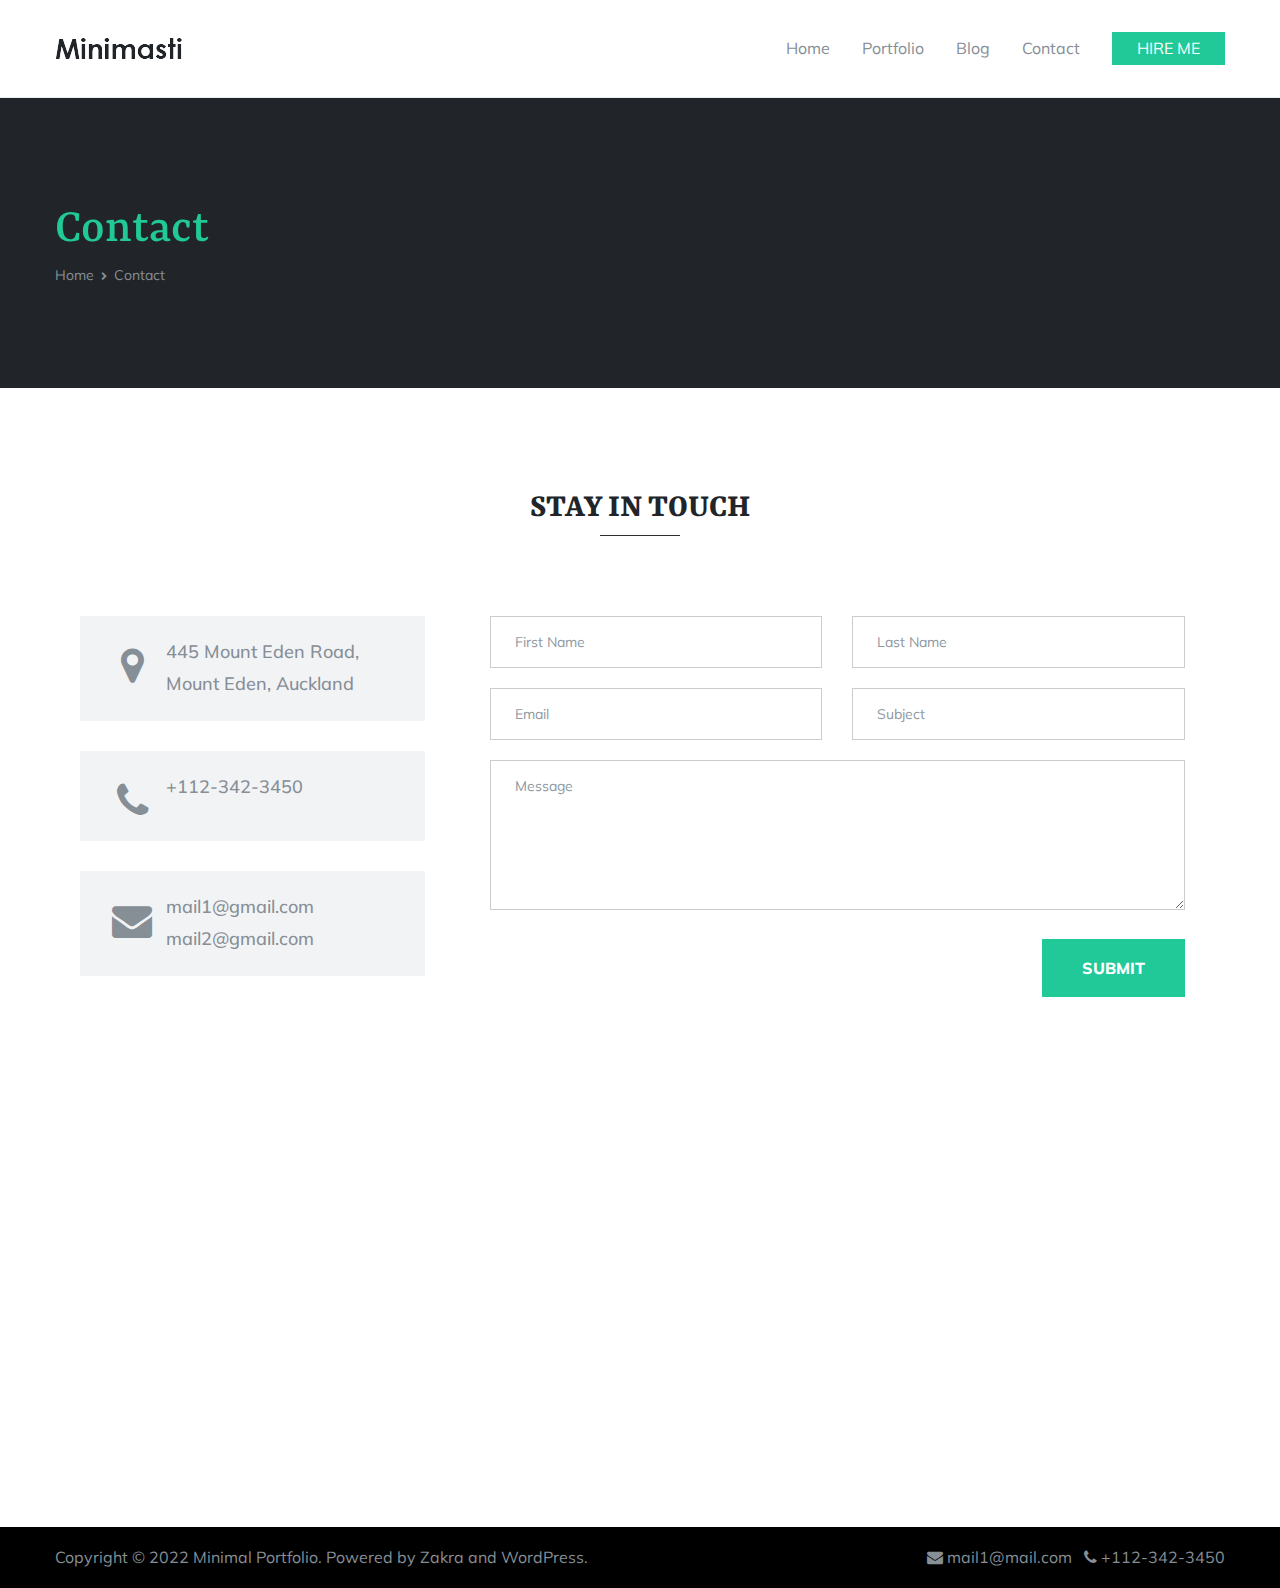
<file: minimal-portfolio/contact.html>
<!doctype html>
		<html lang="en-US">
	<head>
	<meta http-equiv="Content-Type" content="text/html; charset=UTF-8"/>
		<meta name="viewport" content="width=device-width, initial-scale=1">
		<link rel="profile" href="https://gmpg.org/xfn/11">
		<title>Contact - Minimal Portfolio</title><link rel="preload" as="style" href="//fonts.googleapis.com/css?family=Muli%3A400%7CRasa%3A400%2C500%7CRasa%3A100%2C100italic%2C200%2C200italic%2C300%2C300italic%2C400%2C400italic%2C500%2C500italic%2C600%2C600italic%2C700%2C700italic%2C800%2C800italic%2C900%2C900italic%7CRoboto%20Slab%3A100%2C100italic%2C200%2C200italic%2C300%2C300italic%2C400%2C400italic%2C500%2C500italic%2C600%2C600italic%2C700%2C700italic%2C800%2C800italic%2C900%2C900italic&#038;display=swap" /><link rel="stylesheet" href="//fonts.googleapis.com/css?family=Muli%3A400%7CRasa%3A400%2C500%7CRasa%3A100%2C100italic%2C200%2C200italic%2C300%2C300italic%2C400%2C400italic%2C500%2C500italic%2C600%2C600italic%2C700%2C700italic%2C800%2C800italic%2C900%2C900italic%7CRoboto%20Slab%3A100%2C100italic%2C200%2C200italic%2C300%2C300italic%2C400%2C400italic%2C500%2C500italic%2C600%2C600italic%2C700%2C700italic%2C800%2C800italic%2C900%2C900italic&#038;display=swap" media="print" onload="this.media='all'" /><noscript><link rel="stylesheet" href="//fonts.googleapis.com/css?family=Muli%3A400%7CRasa%3A400%2C500%7CRasa%3A100%2C100italic%2C200%2C200italic%2C300%2C300italic%2C400%2C400italic%2C500%2C500italic%2C600%2C600italic%2C700%2C700italic%2C800%2C800italic%2C900%2C900italic%7CRoboto%20Slab%3A100%2C100italic%2C200%2C200italic%2C300%2C300italic%2C400%2C400italic%2C500%2C500italic%2C600%2C600italic%2C700%2C700italic%2C800%2C800italic%2C900%2C900italic&#038;display=swap" /></noscript><link rel="stylesheet" href="../minimal-portfolio/wp-content/cache/min/16/4dfc5339e8752b6f763b5eb4e0d66630.css" media="all" data-minify="1" />
<meta name='robots' content='max-image-preview:large' />
<link rel='dns-prefetch' href='//fonts.googleapis.com' />
<link href='https://fonts.gstatic.com' crossorigin rel='preconnect' />
<link rel="alternate" type="application/rss+xml" title="Minimal Portfolio &raquo; Feed" href="https://zakrademos.com/minimal-portfolio/feed/" />
<style type="text/css">
img.wp-smiley,
img.emoji {
	display: inline !important;
	border: none !important;
	box-shadow: none !important;
	height: 1em !important;
	width: 1em !important;
	margin: 0 0.07em !important;
	vertical-align: -0.1em !important;
	background: none !important;
	padding: 0 !important;
}
</style>
<style id='wp-block-library-theme-inline-css' type='text/css'>
.wp-block-audio figcaption{color:#555;font-size:13px;text-align:center}.is-dark-theme .wp-block-audio figcaption{color:hsla(0,0%,100%,.65)}.wp-block-code>code{font-family:Menlo,Consolas,monaco,monospace;color:#1e1e1e;padding:.8em 1em;border:1px solid #ddd;border-radius:4px}.wp-block-embed figcaption{color:#555;font-size:13px;text-align:center}.is-dark-theme .wp-block-embed figcaption{color:hsla(0,0%,100%,.65)}.blocks-gallery-caption{color:#555;font-size:13px;text-align:center}.is-dark-theme .blocks-gallery-caption{color:hsla(0,0%,100%,.65)}.wp-block-image figcaption{color:#555;font-size:13px;text-align:center}.is-dark-theme .wp-block-image figcaption{color:hsla(0,0%,100%,.65)}.wp-block-pullquote{border-top:4px solid;border-bottom:4px solid;margin-bottom:1.75em;color:currentColor}.wp-block-pullquote__citation,.wp-block-pullquote cite,.wp-block-pullquote footer{color:currentColor;text-transform:uppercase;font-size:.8125em;font-style:normal}.wp-block-quote{border-left:.25em solid;margin:0 0 1.75em;padding-left:1em}.wp-block-quote cite,.wp-block-quote footer{color:currentColor;font-size:.8125em;position:relative;font-style:normal}.wp-block-quote.has-text-align-right{border-left:none;border-right:.25em solid;padding-left:0;padding-right:1em}.wp-block-quote.has-text-align-center{border:none;padding-left:0}.wp-block-quote.is-large,.wp-block-quote.is-style-large,.wp-block-quote.is-style-plain{border:none}.wp-block-search .wp-block-search__label{font-weight:700}.wp-block-group:where(.has-background){padding:1.25em 2.375em}.wp-block-separator{border:none;border-bottom:2px solid;margin-left:auto;margin-right:auto;opacity:.4}.wp-block-separator:not(.is-style-wide):not(.is-style-dots){width:100px}.wp-block-separator.has-background:not(.is-style-dots){border-bottom:none;height:1px}.wp-block-separator.has-background:not(.is-style-wide):not(.is-style-dots){height:2px}.wp-block-table thead{border-bottom:3px solid}.wp-block-table tfoot{border-top:3px solid}.wp-block-table td,.wp-block-table th{padding:.5em;border:1px solid;word-break:normal}.wp-block-table figcaption{color:#555;font-size:13px;text-align:center}.is-dark-theme .wp-block-table figcaption{color:hsla(0,0%,100%,.65)}.wp-block-video figcaption{color:#555;font-size:13px;text-align:center}.is-dark-theme .wp-block-video figcaption{color:hsla(0,0%,100%,.65)}.wp-block-template-part.has-background{padding:1.25em 2.375em;margin-top:0;margin-bottom:0}
</style>
<style id='global-styles-inline-css' type='text/css'>
body{--wp--preset--color--black: #000000;--wp--preset--color--cyan-bluish-gray: #abb8c3;--wp--preset--color--white: #ffffff;--wp--preset--color--pale-pink: #f78da7;--wp--preset--color--vivid-red: #cf2e2e;--wp--preset--color--luminous-vivid-orange: #ff6900;--wp--preset--color--luminous-vivid-amber: #fcb900;--wp--preset--color--light-green-cyan: #7bdcb5;--wp--preset--color--vivid-green-cyan: #00d084;--wp--preset--color--pale-cyan-blue: #8ed1fc;--wp--preset--color--vivid-cyan-blue: #0693e3;--wp--preset--color--vivid-purple: #9b51e0;--wp--preset--gradient--vivid-cyan-blue-to-vivid-purple: linear-gradient(135deg,rgba(6,147,227,1) 0%,rgb(155,81,224) 100%);--wp--preset--gradient--light-green-cyan-to-vivid-green-cyan: linear-gradient(135deg,rgb(122,220,180) 0%,rgb(0,208,130) 100%);--wp--preset--gradient--luminous-vivid-amber-to-luminous-vivid-orange: linear-gradient(135deg,rgba(252,185,0,1) 0%,rgba(255,105,0,1) 100%);--wp--preset--gradient--luminous-vivid-orange-to-vivid-red: linear-gradient(135deg,rgba(255,105,0,1) 0%,rgb(207,46,46) 100%);--wp--preset--gradient--very-light-gray-to-cyan-bluish-gray: linear-gradient(135deg,rgb(238,238,238) 0%,rgb(169,184,195) 100%);--wp--preset--gradient--cool-to-warm-spectrum: linear-gradient(135deg,rgb(74,234,220) 0%,rgb(151,120,209) 20%,rgb(207,42,186) 40%,rgb(238,44,130) 60%,rgb(251,105,98) 80%,rgb(254,248,76) 100%);--wp--preset--gradient--blush-light-purple: linear-gradient(135deg,rgb(255,206,236) 0%,rgb(152,150,240) 100%);--wp--preset--gradient--blush-bordeaux: linear-gradient(135deg,rgb(254,205,165) 0%,rgb(254,45,45) 50%,rgb(107,0,62) 100%);--wp--preset--gradient--luminous-dusk: linear-gradient(135deg,rgb(255,203,112) 0%,rgb(199,81,192) 50%,rgb(65,88,208) 100%);--wp--preset--gradient--pale-ocean: linear-gradient(135deg,rgb(255,245,203) 0%,rgb(182,227,212) 50%,rgb(51,167,181) 100%);--wp--preset--gradient--electric-grass: linear-gradient(135deg,rgb(202,248,128) 0%,rgb(113,206,126) 100%);--wp--preset--gradient--midnight: linear-gradient(135deg,rgb(2,3,129) 0%,rgb(40,116,252) 100%);--wp--preset--duotone--dark-grayscale: url('#wp-duotone-dark-grayscale');--wp--preset--duotone--grayscale: url('#wp-duotone-grayscale');--wp--preset--duotone--purple-yellow: url('#wp-duotone-purple-yellow');--wp--preset--duotone--blue-red: url('#wp-duotone-blue-red');--wp--preset--duotone--midnight: url('#wp-duotone-midnight');--wp--preset--duotone--magenta-yellow: url('#wp-duotone-magenta-yellow');--wp--preset--duotone--purple-green: url('#wp-duotone-purple-green');--wp--preset--duotone--blue-orange: url('#wp-duotone-blue-orange');--wp--preset--font-size--small: 13px;--wp--preset--font-size--medium: 20px;--wp--preset--font-size--large: 36px;--wp--preset--font-size--x-large: 42px;}.has-black-color{color: var(--wp--preset--color--black) !important;}.has-cyan-bluish-gray-color{color: var(--wp--preset--color--cyan-bluish-gray) !important;}.has-white-color{color: var(--wp--preset--color--white) !important;}.has-pale-pink-color{color: var(--wp--preset--color--pale-pink) !important;}.has-vivid-red-color{color: var(--wp--preset--color--vivid-red) !important;}.has-luminous-vivid-orange-color{color: var(--wp--preset--color--luminous-vivid-orange) !important;}.has-luminous-vivid-amber-color{color: var(--wp--preset--color--luminous-vivid-amber) !important;}.has-light-green-cyan-color{color: var(--wp--preset--color--light-green-cyan) !important;}.has-vivid-green-cyan-color{color: var(--wp--preset--color--vivid-green-cyan) !important;}.has-pale-cyan-blue-color{color: var(--wp--preset--color--pale-cyan-blue) !important;}.has-vivid-cyan-blue-color{color: var(--wp--preset--color--vivid-cyan-blue) !important;}.has-vivid-purple-color{color: var(--wp--preset--color--vivid-purple) !important;}.has-black-background-color{background-color: var(--wp--preset--color--black) !important;}.has-cyan-bluish-gray-background-color{background-color: var(--wp--preset--color--cyan-bluish-gray) !important;}.has-white-background-color{background-color: var(--wp--preset--color--white) !important;}.has-pale-pink-background-color{background-color: var(--wp--preset--color--pale-pink) !important;}.has-vivid-red-background-color{background-color: var(--wp--preset--color--vivid-red) !important;}.has-luminous-vivid-orange-background-color{background-color: var(--wp--preset--color--luminous-vivid-orange) !important;}.has-luminous-vivid-amber-background-color{background-color: var(--wp--preset--color--luminous-vivid-amber) !important;}.has-light-green-cyan-background-color{background-color: var(--wp--preset--color--light-green-cyan) !important;}.has-vivid-green-cyan-background-color{background-color: var(--wp--preset--color--vivid-green-cyan) !important;}.has-pale-cyan-blue-background-color{background-color: var(--wp--preset--color--pale-cyan-blue) !important;}.has-vivid-cyan-blue-background-color{background-color: var(--wp--preset--color--vivid-cyan-blue) !important;}.has-vivid-purple-background-color{background-color: var(--wp--preset--color--vivid-purple) !important;}.has-black-border-color{border-color: var(--wp--preset--color--black) !important;}.has-cyan-bluish-gray-border-color{border-color: var(--wp--preset--color--cyan-bluish-gray) !important;}.has-white-border-color{border-color: var(--wp--preset--color--white) !important;}.has-pale-pink-border-color{border-color: var(--wp--preset--color--pale-pink) !important;}.has-vivid-red-border-color{border-color: var(--wp--preset--color--vivid-red) !important;}.has-luminous-vivid-orange-border-color{border-color: var(--wp--preset--color--luminous-vivid-orange) !important;}.has-luminous-vivid-amber-border-color{border-color: var(--wp--preset--color--luminous-vivid-amber) !important;}.has-light-green-cyan-border-color{border-color: var(--wp--preset--color--light-green-cyan) !important;}.has-vivid-green-cyan-border-color{border-color: var(--wp--preset--color--vivid-green-cyan) !important;}.has-pale-cyan-blue-border-color{border-color: var(--wp--preset--color--pale-cyan-blue) !important;}.has-vivid-cyan-blue-border-color{border-color: var(--wp--preset--color--vivid-cyan-blue) !important;}.has-vivid-purple-border-color{border-color: var(--wp--preset--color--vivid-purple) !important;}.has-vivid-cyan-blue-to-vivid-purple-gradient-background{background: var(--wp--preset--gradient--vivid-cyan-blue-to-vivid-purple) !important;}.has-light-green-cyan-to-vivid-green-cyan-gradient-background{background: var(--wp--preset--gradient--light-green-cyan-to-vivid-green-cyan) !important;}.has-luminous-vivid-amber-to-luminous-vivid-orange-gradient-background{background: var(--wp--preset--gradient--luminous-vivid-amber-to-luminous-vivid-orange) !important;}.has-luminous-vivid-orange-to-vivid-red-gradient-background{background: var(--wp--preset--gradient--luminous-vivid-orange-to-vivid-red) !important;}.has-very-light-gray-to-cyan-bluish-gray-gradient-background{background: var(--wp--preset--gradient--very-light-gray-to-cyan-bluish-gray) !important;}.has-cool-to-warm-spectrum-gradient-background{background: var(--wp--preset--gradient--cool-to-warm-spectrum) !important;}.has-blush-light-purple-gradient-background{background: var(--wp--preset--gradient--blush-light-purple) !important;}.has-blush-bordeaux-gradient-background{background: var(--wp--preset--gradient--blush-bordeaux) !important;}.has-luminous-dusk-gradient-background{background: var(--wp--preset--gradient--luminous-dusk) !important;}.has-pale-ocean-gradient-background{background: var(--wp--preset--gradient--pale-ocean) !important;}.has-electric-grass-gradient-background{background: var(--wp--preset--gradient--electric-grass) !important;}.has-midnight-gradient-background{background: var(--wp--preset--gradient--midnight) !important;}.has-small-font-size{font-size: var(--wp--preset--font-size--small) !important;}.has-medium-font-size{font-size: var(--wp--preset--font-size--medium) !important;}.has-large-font-size{font-size: var(--wp--preset--font-size--large) !important;}.has-x-large-font-size{font-size: var(--wp--preset--font-size--x-large) !important;}
</style>
<style id='zakra-style-inline-css' type='text/css'>
@media screen and (min-width:1200px){.tg-container{max-width:1170px;}}a:hover, a:focus, .tg-primary-menu > div ul li:hover > a,  .tg-primary-menu > div ul li.current_page_item > a, .tg-primary-menu > div ul li.current-menu-item > a,  .tg-mobile-navigation > div ul li.current_page_item > a, .tg-mobile-navigation > div ul li.current-menu-item > a,  .entry-content a,  .tg-meta-style-two .entry-meta span, .tg-meta-style-two .entry-meta a{color:#20c997;}.tg-primary-menu.tg-primary-menu--style-underline > div > ul > li.current_page_item > a::before, .tg-primary-menu.tg-primary-menu--style-underline > div > ul > li.current-menu-item > a::before, .tg-primary-menu.tg-primary-menu--style-left-border > div > ul > li.current_page_item > a::before, .tg-primary-menu.tg-primary-menu--style-left-border > div > ul > li.current-menu-item > a::before, .tg-primary-menu.tg-primary-menu--style-right-border > div > ul > li.current_page_item > a::before, .tg-primary-menu.tg-primary-menu--style-right-border > div > ul > li.current-menu-item > a::before, .tg-scroll-to-top:hover, button, input[type="button"], input[type="reset"], input[type="submit"], .tg-primary-menu > div ul li.tg-header-button-wrap a{background-color:#20c997;}body{color:#868e96;}body{font-family:Muli;font-weight:400;font-size:16px;}h1, h2, h3, h4, h5, h6{font-family:Rasa;font-weight:400;}h1{font-weight:500;}h2{font-weight:500;}h3{font-weight:500;}h4{font-weight:500;}h5{font-weight:500;}h6{font-weight:500;}button, input[type="button"], input[type="reset"], input[type="submit"], #infinite-handle span{background-color:#20c997;}button:hover, input[type="button"]:hover, input[type="reset"]:hover, input[type="submit"]:hover, #infinite-handle span:hover{background-color:#1cb487;}.tg-site-header .tg-site-header-top{background-size:contain;}.tg-site-header, .tg-container--separate .tg-site-header{background-size:contain;}.main-navigation.tg-primary-menu > div ul li.tg-header-button-wrap a{padding-top:2px;padding-right:25px;padding-bottom:2px;padding-left:25px;}.main-navigation.tg-primary-menu > div ul li.tg-header-button-wrap a{background-color:#20c997;}.main-navigation.tg-primary-menu > div ul li.tg-header-button-wrap a:hover{background-color:#1cb487;}.tg-primary-menu > div > ul li:not(.tg-header-button-wrap) a{color:#868e96;}.tg-page-header{padding-top:100px;padding-bottom:100px;}.tg-page-header .breadcrumb-trail ul li{font-size:14px;}.tg-page-header .tg-page-header__title, .tg-page-content__title{color:#20c997;}.tg-page-header, .tg-container--separate .tg-page-header{background-color:#212529;background-position:center center;background-size:contain;}.tg-page-header .breadcrumb-trail ul li{color:#868e96;}.tg-page-header .breadcrumb-trail ul li::after{color:#868e96;}.tg-page-header .breadcrumb-trail ul li a{color:#868e96;}.tg-page-header .breadcrumb-trail ul li a:hover {color:#20c997;}.tg-page-header .tg-page-header__title, .tg-page-content__title{font-weight:500;font-size:50px;}.widget .widget-title{font-family:Rasa;font-weight:500;font-size:1.6em;}.tg-site-footer .tg-site-footer-widgets{border-top-width:0px;}.tg-site-footer .tg-site-footer-bar{background-color:#000000;}.tg-site-footer .tg-site-footer-bar{color:#868e96;}.tg-site-footer .tg-site-footer-bar a{color:#868e96;}.tg-site-footer .tg-site-footer-bar a:hover, .tg-site-footer .tg-site-footer-bar a:focus{color:#20c997;}
</style>
<style id='rocket-lazyload-inline-css' type='text/css'>
.rll-youtube-player{position:relative;padding-bottom:56.23%;height:0;overflow:hidden;max-width:100%;}.rll-youtube-player:focus-within{outline: 2px solid currentColor;outline-offset: 5px;}.rll-youtube-player iframe{position:absolute;top:0;left:0;width:100%;height:100%;z-index:100;background:0 0}.rll-youtube-player img{bottom:0;display:block;left:0;margin:auto;max-width:100%;width:100%;position:absolute;right:0;top:0;border:none;height:auto;-webkit-transition:.4s all;-moz-transition:.4s all;transition:.4s all}.rll-youtube-player img:hover{-webkit-filter:brightness(75%)}.rll-youtube-player .play{height:100%;width:100%;left:0;top:0;position:absolute;background:url(../minimal-portfolio/wp-content/plugins/wp-rocket/assets/img/youtube.png) no-repeat center;background-color: transparent !important;cursor:pointer;border:none;}
</style>
<link rel="https://api.w.org/" href="https://zakrademos.com/minimal-portfolio/wp-json/" /><link rel="alternate" type="application/json" href="https://zakrademos.com/minimal-portfolio/wp-json/wp/v2/pages/29" /><link rel="EditURI" type="application/rsd+xml" title="RSD" href="https://zakrademos.com/minimal-portfolio/xmlrpc.php?rsd" />
<link rel="wlwmanifest" type="application/wlwmanifest+xml" href="https://zakrademos.com/minimal-portfolio/wp-includes/wlwmanifest.xml" /> 
<meta name="generator" content="WordPress 5.9.3" />
<meta name="generator" content="Everest Forms 1.8.3" />
<link rel="canonical" href="../minimal-portfolio/contact.html" />
<link rel='shortlink' href='https://zakrademos.com/minimal-portfolio/?p=29' />
<link rel="alternate" type="application/json+oembed" href="https://zakrademos.com/minimal-portfolio/wp-json/oembed/1.0/embed?url=https%3A%2F%2Fzakrademos.com%2Fminimal-portfolio%2Fcontact%2F" />
<link rel="alternate" type="text/xml+oembed" href="https://zakrademos.com/minimal-portfolio/wp-json/oembed/1.0/embed?url=https%3A%2F%2Fzakrademos.com%2Fminimal-portfolio%2Fcontact%2F&#038;format=xml" />
		<style type="text/css">
						.site-title,
			.site-description {
				position: absolute;
				clip: rect(1px, 1px, 1px, 1px);
			}
						</style>
		<link rel="icon" href="../minimal-portfolio/wp-content/uploads/sites/16/2020/07/zakra.png" sizes="32x32" />
<link rel="icon" href="../minimal-portfolio/wp-content/uploads/sites/16/2020/07/zakra.png" sizes="192x192" />
<link rel="apple-touch-icon" href="../minimal-portfolio/wp-content/uploads/sites/16/2020/07/zakra.png" />
<meta name="msapplication-TileImage" content="../minimal-portfolio/wp-content/uploads/sites/16/2020/07/zakra.png" />
		<style type="text/css" id="wp-custom-css">
			.everest-forms .evf-minimal-portfolio .evf-field-container .evf-frontend-row input,
.everest-forms .evf-field-container .evf-frontend-row textarea {
    padding: 16px 24px;
    border-color: #CCC;
    border-radius: 0;
    background-color: #FFF;
}
.everest-forms .evf-field-container .evf-frontend-row textarea {
    height: 150px;
}
.everest-forms .evf-minimal-portfolio button[type=submit] {
    padding: 17px 40px;
    color: #fff;
    background-color: #20c997;
    border: none;
    border-radius: 0;
    transition: 0.5s all;
    font-weight: 800;    
}
.everest-forms .evf-minimal-portfolio button[type=submit]:hover {
    background-color: #1cb487;
}
.everest-forms .evf-minimal-portfolio .evf-submit-container {
    display: flex;
    justify-content: flex-end;
}
.everest-forms .evf-minimal-portfolio .evf-field-container .evf-frontend-row input:focus {
	border-color: #20c997;
}
.widget .gallery-columns-3 .gallery-item {
    margin: 1%;
    max-width: 31.33%;
}		</style>
		<noscript><style id="rocket-lazyload-nojs-css">.rll-youtube-player, [data-lazy-src]{display:none !important;}</style></noscript>
	</head>
<body data-rsssl=1 class="page-template page-template-page-templates page-template-pagebuilder page-template-page-templatespagebuilder-php page page-id-29 wp-custom-logo everest-forms-no-js tg-site-layout--stretched tg-container--wide has-page-header has-breadcrumbs elementor-default elementor-kit-584 elementor-page elementor-page-29">
<svg xmlns="http://www.w3.org/2000/svg" viewBox="0 0 0 0" width="0" height="0" focusable="false" role="none" style="visibility: hidden; position: absolute; left: -9999px; overflow: hidden;" ><defs><filter id="wp-duotone-dark-grayscale"><feColorMatrix color-interpolation-filters="sRGB" type="matrix" values=" .299 .587 .114 0 0 .299 .587 .114 0 0 .299 .587 .114 0 0 .299 .587 .114 0 0 " /><feComponentTransfer color-interpolation-filters="sRGB" ><feFuncR type="table" tableValues="0 0.49803921568627" /><feFuncG type="table" tableValues="0 0.49803921568627" /><feFuncB type="table" tableValues="0 0.49803921568627" /><feFuncA type="table" tableValues="1 1" /></feComponentTransfer><feComposite in2="SourceGraphic" operator="in" /></filter></defs></svg><svg xmlns="http://www.w3.org/2000/svg" viewBox="0 0 0 0" width="0" height="0" focusable="false" role="none" style="visibility: hidden; position: absolute; left: -9999px; overflow: hidden;" ><defs><filter id="wp-duotone-grayscale"><feColorMatrix color-interpolation-filters="sRGB" type="matrix" values=" .299 .587 .114 0 0 .299 .587 .114 0 0 .299 .587 .114 0 0 .299 .587 .114 0 0 " /><feComponentTransfer color-interpolation-filters="sRGB" ><feFuncR type="table" tableValues="0 1" /><feFuncG type="table" tableValues="0 1" /><feFuncB type="table" tableValues="0 1" /><feFuncA type="table" tableValues="1 1" /></feComponentTransfer><feComposite in2="SourceGraphic" operator="in" /></filter></defs></svg><svg xmlns="http://www.w3.org/2000/svg" viewBox="0 0 0 0" width="0" height="0" focusable="false" role="none" style="visibility: hidden; position: absolute; left: -9999px; overflow: hidden;" ><defs><filter id="wp-duotone-purple-yellow"><feColorMatrix color-interpolation-filters="sRGB" type="matrix" values=" .299 .587 .114 0 0 .299 .587 .114 0 0 .299 .587 .114 0 0 .299 .587 .114 0 0 " /><feComponentTransfer color-interpolation-filters="sRGB" ><feFuncR type="table" tableValues="0.54901960784314 0.98823529411765" /><feFuncG type="table" tableValues="0 1" /><feFuncB type="table" tableValues="0.71764705882353 0.25490196078431" /><feFuncA type="table" tableValues="1 1" /></feComponentTransfer><feComposite in2="SourceGraphic" operator="in" /></filter></defs></svg><svg xmlns="http://www.w3.org/2000/svg" viewBox="0 0 0 0" width="0" height="0" focusable="false" role="none" style="visibility: hidden; position: absolute; left: -9999px; overflow: hidden;" ><defs><filter id="wp-duotone-blue-red"><feColorMatrix color-interpolation-filters="sRGB" type="matrix" values=" .299 .587 .114 0 0 .299 .587 .114 0 0 .299 .587 .114 0 0 .299 .587 .114 0 0 " /><feComponentTransfer color-interpolation-filters="sRGB" ><feFuncR type="table" tableValues="0 1" /><feFuncG type="table" tableValues="0 0.27843137254902" /><feFuncB type="table" tableValues="0.5921568627451 0.27843137254902" /><feFuncA type="table" tableValues="1 1" /></feComponentTransfer><feComposite in2="SourceGraphic" operator="in" /></filter></defs></svg><svg xmlns="http://www.w3.org/2000/svg" viewBox="0 0 0 0" width="0" height="0" focusable="false" role="none" style="visibility: hidden; position: absolute; left: -9999px; overflow: hidden;" ><defs><filter id="wp-duotone-midnight"><feColorMatrix color-interpolation-filters="sRGB" type="matrix" values=" .299 .587 .114 0 0 .299 .587 .114 0 0 .299 .587 .114 0 0 .299 .587 .114 0 0 " /><feComponentTransfer color-interpolation-filters="sRGB" ><feFuncR type="table" tableValues="0 0" /><feFuncG type="table" tableValues="0 0.64705882352941" /><feFuncB type="table" tableValues="0 1" /><feFuncA type="table" tableValues="1 1" /></feComponentTransfer><feComposite in2="SourceGraphic" operator="in" /></filter></defs></svg><svg xmlns="http://www.w3.org/2000/svg" viewBox="0 0 0 0" width="0" height="0" focusable="false" role="none" style="visibility: hidden; position: absolute; left: -9999px; overflow: hidden;" ><defs><filter id="wp-duotone-magenta-yellow"><feColorMatrix color-interpolation-filters="sRGB" type="matrix" values=" .299 .587 .114 0 0 .299 .587 .114 0 0 .299 .587 .114 0 0 .299 .587 .114 0 0 " /><feComponentTransfer color-interpolation-filters="sRGB" ><feFuncR type="table" tableValues="0.78039215686275 1" /><feFuncG type="table" tableValues="0 0.94901960784314" /><feFuncB type="table" tableValues="0.35294117647059 0.47058823529412" /><feFuncA type="table" tableValues="1 1" /></feComponentTransfer><feComposite in2="SourceGraphic" operator="in" /></filter></defs></svg><svg xmlns="http://www.w3.org/2000/svg" viewBox="0 0 0 0" width="0" height="0" focusable="false" role="none" style="visibility: hidden; position: absolute; left: -9999px; overflow: hidden;" ><defs><filter id="wp-duotone-purple-green"><feColorMatrix color-interpolation-filters="sRGB" type="matrix" values=" .299 .587 .114 0 0 .299 .587 .114 0 0 .299 .587 .114 0 0 .299 .587 .114 0 0 " /><feComponentTransfer color-interpolation-filters="sRGB" ><feFuncR type="table" tableValues="0.65098039215686 0.40392156862745" /><feFuncG type="table" tableValues="0 1" /><feFuncB type="table" tableValues="0.44705882352941 0.4" /><feFuncA type="table" tableValues="1 1" /></feComponentTransfer><feComposite in2="SourceGraphic" operator="in" /></filter></defs></svg><svg xmlns="http://www.w3.org/2000/svg" viewBox="0 0 0 0" width="0" height="0" focusable="false" role="none" style="visibility: hidden; position: absolute; left: -9999px; overflow: hidden;" ><defs><filter id="wp-duotone-blue-orange"><feColorMatrix color-interpolation-filters="sRGB" type="matrix" values=" .299 .587 .114 0 0 .299 .587 .114 0 0 .299 .587 .114 0 0 .299 .587 .114 0 0 " /><feComponentTransfer color-interpolation-filters="sRGB" ><feFuncR type="table" tableValues="0.098039215686275 1" /><feFuncG type="table" tableValues="0 0.66274509803922" /><feFuncB type="table" tableValues="0.84705882352941 0.41960784313725" /><feFuncA type="table" tableValues="1 1" /></feComponentTransfer><feComposite in2="SourceGraphic" operator="in" /></filter></defs></svg>
		<div id="page" class="site tg-site">
				<a class="skip-link screen-reader-text" href="#content">Skip to content</a>
		<header id="masthead" class="site-header tg-site-header tg-site-header--left">
		<div class="tg-site-header-bottom">
			<div class="tg-header-container tg-container tg-container--flex tg-container--flex-center tg-container--flex-space-between">
			<div class="tg-block tg-block--one">
						<div class="site-branding">
			<a href="../minimal-portfolio.html" class="custom-logo-link" rel="home"><img width="127" height="21" src="data:image/svg+xml,%3Csvg%20xmlns='http://www.w3.org/2000/svg'%20viewBox='0%200%20127%2021'%3E%3C/svg%3E" class="custom-logo" alt="Minimal Portfolio" data-lazy-src="../minimal-portfolio/wp-content/uploads/sites/16/2019/04/logo.png" /><noscript><img width="127" height="21" src="../minimal-portfolio/wp-content/uploads/sites/16/2019/04/logo.png" class="custom-logo" alt="Minimal Portfolio" /></noscript></a>			<div class="site-info-wrap">
									<p class="site-title">
						<a href="../minimal-portfolio.html" rel="home">Minimal Portfolio</a>
					</p>
										<p class="site-description">Just another Zakra Demos site</p>
							</div>
		</div><!-- .site-branding -->
			</div> <!-- /.tg-site-header__block--one -->
			<div class="tg-block tg-block--two">
						<nav id="site-navigation" class="main-navigation tg-primary-menu tg-primary-menu--style-none">
			<div class="menu"><ul id="primary-menu" class="menu-primary"><li id="menu-item-561" class="menu-item menu-item-type-post_type menu-item-object-page menu-item-home menu-item-561"><a title="
						" href="../minimal-portfolio.html">Home</a></li>
<li id="menu-item-558" class="menu-item menu-item-type-post_type menu-item-object-page menu-item-558"><a title="
						" href="../index.html">Portfolio</a></li>
<li id="menu-item-559" class="menu-item menu-item-type-post_type menu-item-object-page menu-item-559"><a title="
						" href="../minimal-portfolio/blog.html">Blog</a></li>
<li id="menu-item-560" class="menu-item menu-item-type-post_type menu-item-object-page current-menu-item page_item page-item-29 current_page_item menu-item-560"><a title="
						" href="../minimal-portfolio/contact.html" aria-current="page">Contact</a></li>
<li class="menu-item tg-header-button-wrap"><a href="">HIRE ME</a></li></ul></div>		</nav><!-- #site-navigation -->
				<nav id="header-action" class="tg-header-action">
			<ul class="tg-header-action-list">
				<li class="tg-header-action__item tg-mobile-toggle" >
										<button aria-label="Primary Menu" >
						<i class="tg-icon tg-icon-bars"></i>
					</button>
				</li><!-- /.tg-mobile-toggle -->
			</ul><!-- /.zakra-header-action-list -->
		</nav><!-- #header-action -->
				<nav id="mobile-navigation" class="tg-mobile-navigation"
			>
			<div class="menu-main-menu-container"><ul id="mobile-primary-menu" class="menu"><li class="menu-item menu-item-type-post_type menu-item-object-page menu-item-home menu-item-561"><a title="
						" href="../minimal-portfolio.html">Home</a></li>
<li class="menu-item menu-item-type-post_type menu-item-object-page menu-item-558"><a title="
						" href="../index.html">Portfolio</a></li>
<li class="menu-item menu-item-type-post_type menu-item-object-page menu-item-559"><a title="
						" href="../minimal-portfolio/blog.html">Blog</a></li>
<li class="menu-item menu-item-type-post_type menu-item-object-page current-menu-item page_item page-item-29 current_page_item menu-item-560"><a title="
						" href="../minimal-portfolio/contact.html" aria-current="page">Contact</a></li>
<li class="menu-item tg-header-button-wrap"><a href="">HIRE ME</a></li></ul></div>
		</nav><!-- /#mobile-navigation-->
			</div> <!-- /.tg-site-header__block-two -->
		</div>
		<!-- /.tg-container -->
		</div>
		<!-- /.tg-site-header-bottom -->
		</header><!-- #masthead -->
		<main id="main" class="site-main">
		<header class="tg-page-header tg-page-header--both-left">
			<div class="tg-container tg-container--flex tg-container--flex-center tg-container--flex-space-between">
				<h1 class="tg-page-header__title">Contact</h1>
				<nav role="navigation" aria-label="Breadcrumbs" class="breadcrumb-trail breadcrumbs" itemprop="breadcrumb"><ul class="trail-items" itemscope itemtype="http://schema.org/BreadcrumbList"><meta name="numberOfItems" content="2" /><meta name="itemListOrder" content="Ascending" /><li itemprop="itemListElement" itemscope itemtype="http://schema.org/ListItem" class="trail-item"><a href="../minimal-portfolio.html" rel="home" itemprop="item"><span itemprop="name">Home</span></a><meta itemprop="position" content="1" /></li><li class="trail-item trail-end"><span>Contact</span></li></ul></nav>			</div>
		</header>
		<!-- /.page-header -->
				<div id="content" class="site-content">
			<div class="tg-container tg-container--flex tg-container--flex-space-between">
	<div id="primary" class="content-area pagebuilder-content">
				<div data-elementor-type="wp-post" data-elementor-id="29" class="elementor elementor-29">
						<div class="elementor-inner">
				<div class="elementor-section-wrap">
									<section class="elementor-section elementor-top-section elementor-element elementor-element-e153338 elementor-section-boxed elementor-section-height-default elementor-section-height-default" data-id="e153338" data-element_type="section">
						<div class="elementor-container elementor-column-gap-default">
							<div class="elementor-row">
					<div class="elementor-column elementor-col-100 elementor-top-column elementor-element elementor-element-482b2de" data-id="482b2de" data-element_type="column">
			<div class="elementor-column-wrap elementor-element-populated">
							<div class="elementor-widget-wrap">
						<div class="elementor-element elementor-element-2b8ae30 elementor-widget elementor-widget-heading" data-id="2b8ae30" data-element_type="widget" data-widget_type="heading.default">
				<div class="elementor-widget-container">
			<h2 class="elementor-heading-title elementor-size-default">STAY IN TOUCH</h2>		</div>
				</div>
				<div class="elementor-element elementor-element-24482c8 elementor-widget-divider--view-line elementor-widget elementor-widget-divider" data-id="24482c8" data-element_type="widget" data-widget_type="divider.default">
				<div class="elementor-widget-container">
					<div class="elementor-divider">
			<span class="elementor-divider-separator">
						</span>
		</div>
				</div>
				</div>
						</div>
					</div>
		</div>
								</div>
					</div>
		</section>
				<section class="elementor-section elementor-top-section elementor-element elementor-element-1949477 elementor-section-boxed elementor-section-height-default elementor-section-height-default" data-id="1949477" data-element_type="section">
						<div class="elementor-container elementor-column-gap-default">
							<div class="elementor-row">
					<div class="elementor-column elementor-col-33 elementor-top-column elementor-element elementor-element-e04a16f" data-id="e04a16f" data-element_type="column">
			<div class="elementor-column-wrap elementor-element-populated">
							<div class="elementor-widget-wrap">
						<div class="elementor-element elementor-element-57a3875 elementor-position-left elementor-view-default elementor-mobile-position-top elementor-vertical-align-top elementor-widget elementor-widget-icon-box" data-id="57a3875" data-element_type="widget" data-widget_type="icon-box.default">
				<div class="elementor-widget-container">
					<div class="elementor-icon-box-wrapper">
						<div class="elementor-icon-box-icon">
				<span class="elementor-icon elementor-animation-" >
				<i class="fa fa-map-marker" aria-hidden="true"></i>				</span>
			</div>
						<div class="elementor-icon-box-content">
				<h3 class="elementor-icon-box-title">
					<span  >
											</span>
				</h3>
									<p class="elementor-icon-box-description">
						445 Mount Eden Road,
Mount Eden, Auckland					</p>
							</div>
		</div>
				</div>
				</div>
				<div class="elementor-element elementor-element-643653b elementor-position-left elementor-view-default elementor-mobile-position-top elementor-vertical-align-top elementor-widget elementor-widget-icon-box" data-id="643653b" data-element_type="widget" data-widget_type="icon-box.default">
				<div class="elementor-widget-container">
					<div class="elementor-icon-box-wrapper">
						<div class="elementor-icon-box-icon">
				<span class="elementor-icon elementor-animation-" >
				<i class="fa fa-phone" aria-hidden="true"></i>				</span>
			</div>
						<div class="elementor-icon-box-content">
				<h3 class="elementor-icon-box-title">
					<span  >
											</span>
				</h3>
									<p class="elementor-icon-box-description">
						+112-342-3450					</p>
							</div>
		</div>
				</div>
				</div>
				<div class="elementor-element elementor-element-e0da8b4 elementor-position-left elementor-view-default elementor-mobile-position-top elementor-vertical-align-top elementor-widget elementor-widget-icon-box" data-id="e0da8b4" data-element_type="widget" data-widget_type="icon-box.default">
				<div class="elementor-widget-container">
					<div class="elementor-icon-box-wrapper">
						<div class="elementor-icon-box-icon">
				<span class="elementor-icon elementor-animation-" >
				<i class="fa fa-envelope" aria-hidden="true"></i>				</span>
			</div>
						<div class="elementor-icon-box-content">
				<h3 class="elementor-icon-box-title">
					<span  >
											</span>
				</h3>
									<p class="elementor-icon-box-description">
						mail1@gmail.com mail2@gmail.com					</p>
							</div>
		</div>
				</div>
				</div>
						</div>
					</div>
		</div>
				<div class="elementor-column elementor-col-66 elementor-top-column elementor-element elementor-element-0086b16" data-id="0086b16" data-element_type="column">
			<div class="elementor-column-wrap elementor-element-populated">
							<div class="elementor-widget-wrap">
						<div class="elementor-element elementor-element-1600a62 elementor-widget elementor-widget-shortcode" data-id="1600a62" data-element_type="widget" data-widget_type="shortcode.default">
				<div class="elementor-widget-container">
					<div class="elementor-shortcode"><div class="everest-forms"><div class="evf-container evf-minimal-portfolio default" id="evf-342"><form id="evf-form-342" class="everest-form" data-formid="342" data-ajax_submission="0" method="post" enctype="multipart/form-data" action="../minimal-portfolio/contact.html"><div class="evf-field-container"><input type="hidden" id="_wpnonce" name="_wpnonce" value="f8c4f000a9" /><input type="hidden" name="_wp_http_referer" value="/minimal-portfolio/contact/" /><div class="evf-frontend-row" data-row="row_2"><div class="evf-frontend-grid evf-grid-2" data-grid="grid_1"><div id="evf-342-field_RhvOqBcOt2-1-container" class="evf-field evf-field-first-name form-row" data-field-id="RhvOqBcOt2-1"><input type="text" id="evf-342-field_RhvOqBcOt2-1" class="input-text" name="everest_forms[form_fields][RhvOqBcOt2-1]" placeholder="First Name" ></div></div><div class="evf-frontend-grid evf-grid-2" data-grid="grid_2"><div id="evf-342-field_FwzawEJrvS-2-container" class="evf-field evf-field-last-name form-row" data-field-id="FwzawEJrvS-2"><input type="text" id="evf-342-field_FwzawEJrvS-2" class="input-text" name="everest_forms[form_fields][FwzawEJrvS-2]" placeholder="Last Name" ></div></div></div><div class="evf-frontend-row" data-row="row_3"><div class="evf-frontend-grid evf-grid-2" data-grid="grid_1"><div id="evf-342-field_email-container" class="evf-field evf-field-email form-row validate-required validate-email" data-required-field-message="Please enter a valid email address." data-field-id="email"><input type="email" id="evf-342-field_email" class="input-text" name="everest_forms[form_fields][email]" placeholder="Email" required></div></div><div class="evf-frontend-grid evf-grid-2" data-grid="grid_2"><div id="evf-342-field_subject-container" class="evf-field evf-field-text form-row validate-required" data-required-field-message="This field is required." data-field-id="subject"><input type="text" id="evf-342-field_subject" class="input-text" name="everest_forms[form_fields][subject]" placeholder="Subject" required></div></div></div><div class="evf-frontend-row" data-row="row_4"><div class="evf-frontend-grid evf-grid-1" data-grid="grid_1"><div id="evf-342-field_message-container" class="evf-field evf-field-textarea form-row" data-field-id="message"><textarea id="evf-342-field_message" class="input-text" name="everest_forms[form_fields][message]" placeholder="Message" ></textarea></div></div></div></div><div class="evf-honeypot-container evf-field-hp"><label for="evf-342-field-hp" class="evf-field-label">Phone</label><input type="text" name="everest_forms[hp]" id="evf-342-field-hp" class="input-text"></div><div class="evf-submit-container " ><input type="hidden" name="everest_forms[id]" value="342"><input type="hidden" name="everest_forms[author]" value="2"><input type="hidden" name="everest_forms[post_id]" value="29"><button type='submit' name='everest_forms[submit]' class='everest-forms-submit-button button evf-submit ' id='evf-submit-342' value='evf-submit' data-process-text="Processing…" conditional_rules='&quot;&quot;' conditional_id='evf-submit-342' >SUBMIT</button></div></form></div><!-- .evf-container --></div></div>
				</div>
				</div>
						</div>
					</div>
		</div>
								</div>
					</div>
		</section>
				<section class="elementor-section elementor-top-section elementor-element elementor-element-a952c8f elementor-section-boxed elementor-section-height-default elementor-section-height-default" data-id="a952c8f" data-element_type="section">
						<div class="elementor-container elementor-column-gap-default">
							<div class="elementor-row">
					<div class="elementor-column elementor-col-100 elementor-top-column elementor-element elementor-element-f972a3b" data-id="f972a3b" data-element_type="column">
			<div class="elementor-column-wrap elementor-element-populated">
							<div class="elementor-widget-wrap">
						<div class="elementor-element elementor-element-4b3c803 elementor-widget elementor-widget-google_maps" data-id="4b3c803" data-element_type="widget" data-widget_type="google_maps.default">
				<div class="elementor-widget-container">
					<div class="elementor-custom-embed">
			<iframe loading="lazy" frameborder="0" scrolling="no" marginheight="0" marginwidth="0"
					src="about:blank"
					title="London Eye, London, United Kingdom"
					aria-label="London Eye, London, United Kingdom"
			 data-rocket-lazyload="fitvidscompatible" data-lazy-src="https://maps.google.com/maps?q=London%20Eye%2C%20London%2C%20United%20Kingdom&#038;t=m&#038;z=10&#038;output=embed&#038;iwloc=near"></iframe><noscript><iframe frameborder="0" scrolling="no" marginheight="0" marginwidth="0"
					src="https://maps.google.com/maps?q=London%20Eye%2C%20London%2C%20United%20Kingdom&#038;t=m&#038;z=10&#038;output=embed&#038;iwloc=near"
					title="London Eye, London, United Kingdom"
					aria-label="London Eye, London, United Kingdom"
			></iframe></noscript>
		</div>
				</div>
				</div>
						</div>
					</div>
		</div>
								</div>
					</div>
		</section>
									</div>
			</div>
					</div>
	</div><!-- #primary -->
			</div>
		<!-- /.tg-container-->
		</div>
		<!-- /#content-->
				</main><!-- /#main -->
			<footer id="colophon" class="site-footer tg-site-footer ">
		<div class="tg-site-footer-widgets">
			<div class="tg-container">
							</div><!-- /.tg-container-->
		</div><!-- /.tg-site-footer-widgets -->
		<div class="tg-site-footer-bar tg-site-footer-bar--left">
			<div class="tg-container tg-container--flex tg-container--flex-top">
				<div class="tg-site-footer-section-1">
					Copyright &copy; 2022 <a href="../minimal-portfolio.html" title="Minimal Portfolio">Minimal Portfolio</a>. Powered by <a href="https://zakratheme.com/" target="_blank" title="Zakra" rel="nofollow">Zakra</a> and <a href="https://wordpress.org/" target="_blank" title="WordPress" rel="nofollow">WordPress</a>.
				</div>
				<!-- /.tg-site-footer-section-1 -->
				<div class="tg-site-footer-section-2">
					<i class="fa fa-envelope"></i> mail1@mail.com &nbsp; <i class="fa fa-phone"></i> +112-342-3450
				</div>
				<!-- /.tg-site-footer-section-2 -->
			</div>
			<!-- /.tg-container-->
		</div>
		<!-- /.tg-site-footer-bar -->
			</footer><!-- #colophon -->
		</div><!-- #page -->
		<a href="#" id="tg-scroll-to-top" class="tg-scroll-to-top">
			<i class="tg-icon tg-icon-arrow-up">
				<span class="screen-reader-text">Scroll to top</span>
			</i>
		</a>
		<div class="tg-overlay-wrapper"></div>
<script type='text/javascript' src='../minimal-portfolio/wp-includes/js/jquery/jquery.min.js' id='jquery-core-js'></script>
<script type='text/javascript' id='elementor-frontend-js-before'>
var elementorFrontendConfig = {"environmentMode":{"edit":false,"wpPreview":false,"isScriptDebug":false},"i18n":{"shareOnFacebook":"Share on Facebook","shareOnTwitter":"Share on Twitter","pinIt":"Pin it","download":"Download","downloadImage":"Download image","fullscreen":"Fullscreen","zoom":"Zoom","share":"Share","playVideo":"Play Video","previous":"Previous","next":"Next","close":"Close"},"is_rtl":false,"breakpoints":{"xs":0,"sm":480,"md":768,"lg":1025,"xl":1440,"xxl":1600},"responsive":{"breakpoints":{"mobile":{"label":"Mobile","value":767,"default_value":767,"direction":"max","is_enabled":true},"mobile_extra":{"label":"Mobile Extra","value":880,"default_value":880,"direction":"max","is_enabled":false},"tablet":{"label":"Tablet","value":1024,"default_value":1024,"direction":"max","is_enabled":true},"tablet_extra":{"label":"Tablet Extra","value":1200,"default_value":1200,"direction":"max","is_enabled":false},"laptop":{"label":"Laptop","value":1366,"default_value":1366,"direction":"max","is_enabled":false},"widescreen":{"label":"Widescreen","value":2400,"default_value":2400,"direction":"min","is_enabled":false}}},"version":"3.6.3","is_static":false,"experimentalFeatures":{"e_import_export":true,"e_hidden_wordpress_widgets":true,"landing-pages":true,"elements-color-picker":true},"urls":{"assets":"https:\/\/zakrademos.com\/minimal-portfolio\/wp-content\/plugins\/elementor\/assets\/"},"settings":{"page":[],"editorPreferences":[]},"kit":{"active_breakpoints":["viewport_mobile","viewport_tablet"],"global_image_lightbox":"yes","lightbox_enable_counter":"yes","lightbox_enable_fullscreen":"yes","lightbox_enable_zoom":"yes","lightbox_enable_share":"yes","lightbox_title_src":"title","lightbox_description_src":"description"},"post":{"id":29,"title":"Contact%20%E2%80%93%20Minimal%20Portfolio","excerpt":"\n\t\t\t\t\t\t","featuredImage":false}};
</script>
<script>window.lazyLoadOptions={elements_selector:"img[data-lazy-src],.rocket-lazyload,iframe[data-lazy-src]",data_src:"lazy-src",data_srcset:"lazy-srcset",data_sizes:"lazy-sizes",class_loading:"lazyloading",class_loaded:"lazyloaded",threshold:300,callback_loaded:function(element){if(element.tagName==="IFRAME"&&element.dataset.rocketLazyload=="fitvidscompatible"){if(element.classList.contains("lazyloaded")){if(typeof window.jQuery!="undefined"){if(jQuery.fn.fitVids){jQuery(element).parent().fitVids()}}}}}};window.addEventListener('LazyLoad::Initialized',function(e){var lazyLoadInstance=e.detail.instance;if(window.MutationObserver){var observer=new MutationObserver(function(mutations){var image_count=0;var iframe_count=0;var rocketlazy_count=0;mutations.forEach(function(mutation){for(var i=0;i<mutation.addedNodes.length;i++){if(typeof mutation.addedNodes[i].getElementsByTagName!=='function'){continue}
if(typeof mutation.addedNodes[i].getElementsByClassName!=='function'){continue}
images=mutation.addedNodes[i].getElementsByTagName('img');is_image=mutation.addedNodes[i].tagName=="IMG";iframes=mutation.addedNodes[i].getElementsByTagName('iframe');is_iframe=mutation.addedNodes[i].tagName=="IFRAME";rocket_lazy=mutation.addedNodes[i].getElementsByClassName('rocket-lazyload');image_count+=images.length;iframe_count+=iframes.length;rocketlazy_count+=rocket_lazy.length;if(is_image){image_count+=1}
if(is_iframe){iframe_count+=1}}});if(image_count>0||iframe_count>0||rocketlazy_count>0){lazyLoadInstance.update()}});var b=document.getElementsByTagName("body")[0];var config={childList:!0,subtree:!0};observer.observe(b,config)}},!1)</script><script data-no-minify="1" async src="../minimal-portfolio/wp-content/plugins/wp-rocket/assets/js/lazyload/17.5/lazyload.min.js"></script>
<script src="../minimal-portfolio/wp-content/cache/min/16/af734df7ace21d7caa174a2f1e564225.js" data-minify="1" defer></script></body>
</html>
<!-- This website is like a Rocket, isn't it? Performance optimized by WP Rocket. Learn more: https://wp-rocket.me -->
</file>
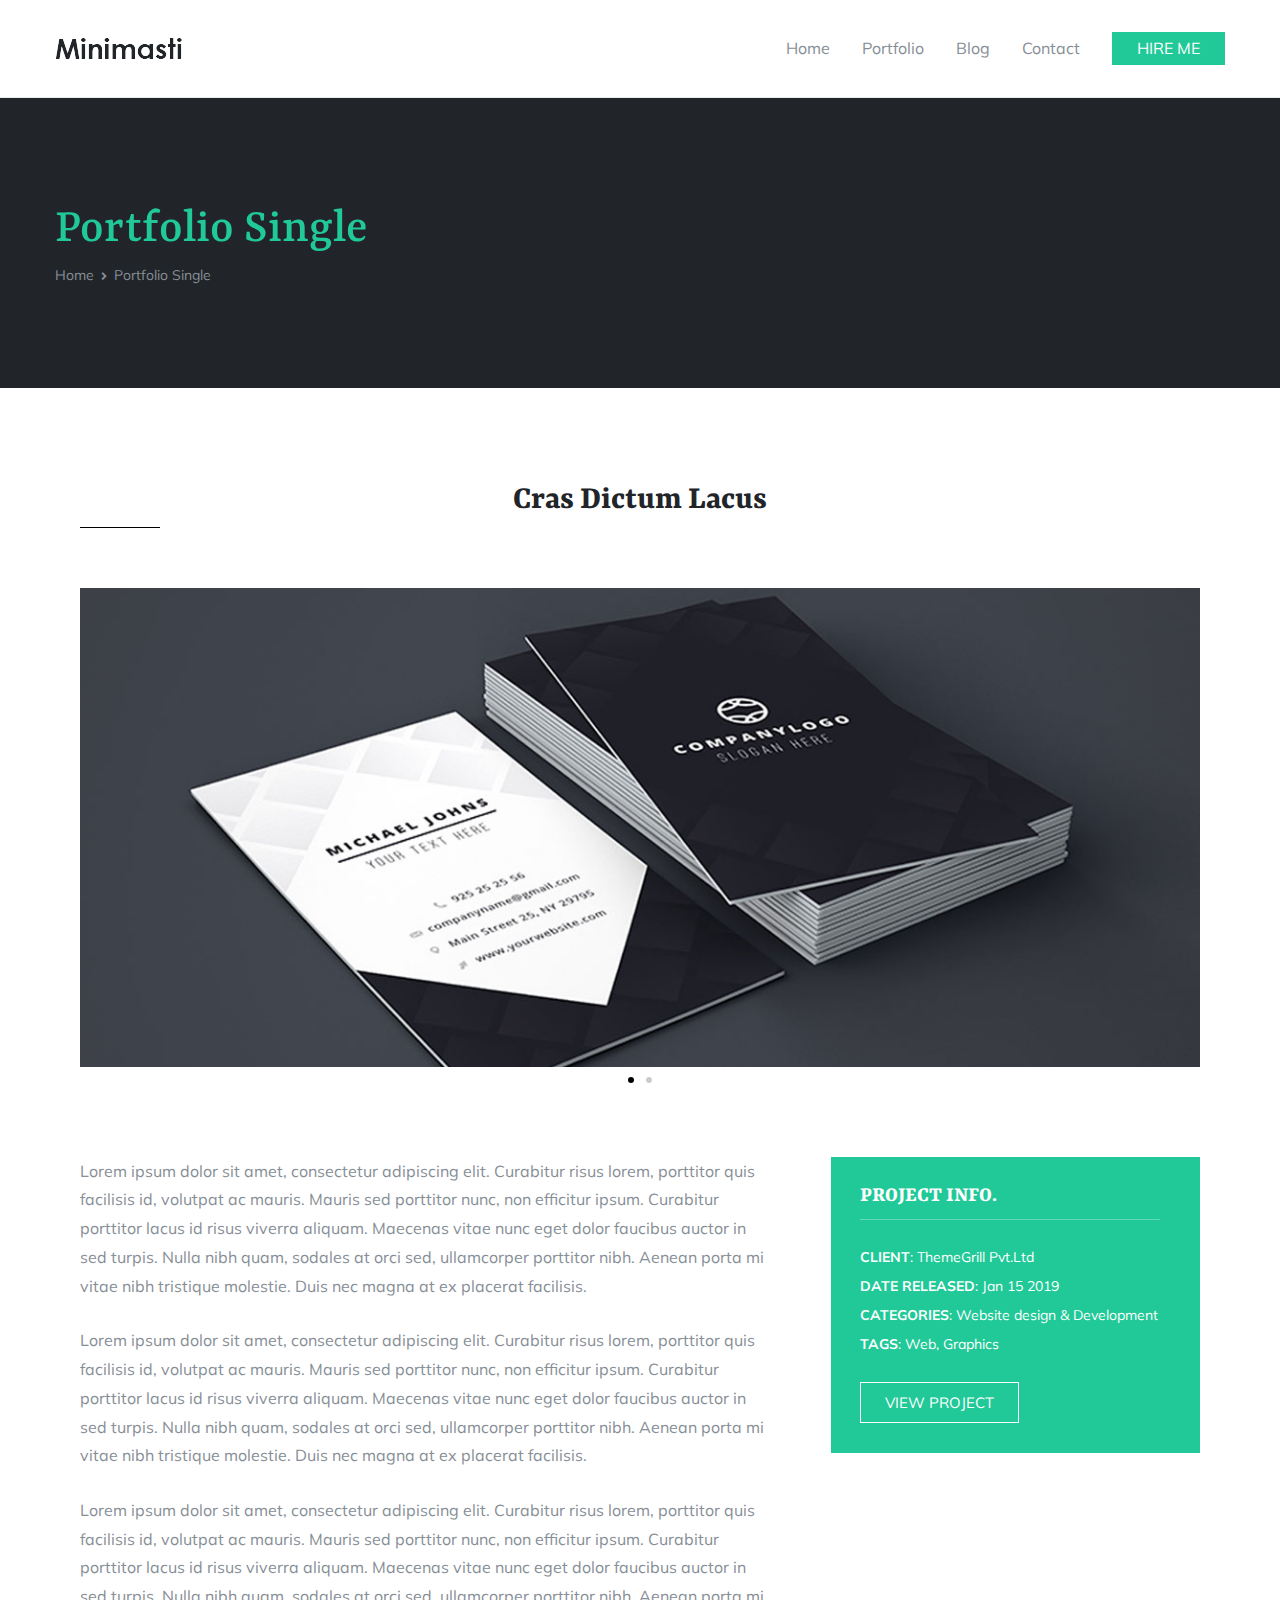
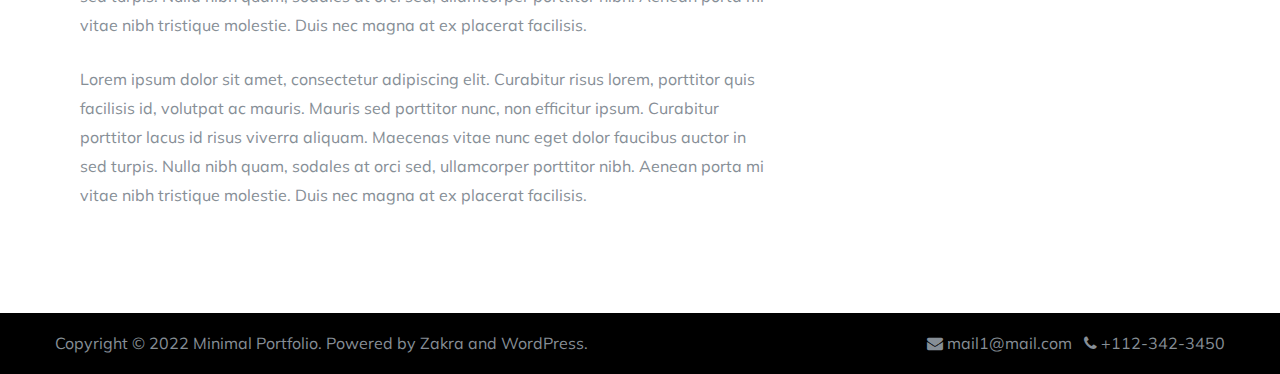
<file: minimal-portfolio/portfolio-single.html>
<!doctype html>
		<html lang="en-US">
	<head>
	<meta http-equiv="Content-Type" content="text/html; charset=UTF-8"/>
		<meta name="viewport" content="width=device-width, initial-scale=1">
		<link rel="profile" href="https://gmpg.org/xfn/11">
		<title>Portfolio Single - Minimal Portfolio</title><link rel="preload" as="style" href="//fonts.googleapis.com/css?family=Muli%3A400%7CRasa%3A400%2C500%7CRasa%3A100%2C100italic%2C200%2C200italic%2C300%2C300italic%2C400%2C400italic%2C500%2C500italic%2C600%2C600italic%2C700%2C700italic%2C800%2C800italic%2C900%2C900italic%7CRoboto%20Slab%3A100%2C100italic%2C200%2C200italic%2C300%2C300italic%2C400%2C400italic%2C500%2C500italic%2C600%2C600italic%2C700%2C700italic%2C800%2C800italic%2C900%2C900italic&#038;display=swap" /><link rel="stylesheet" href="//fonts.googleapis.com/css?family=Muli%3A400%7CRasa%3A400%2C500%7CRasa%3A100%2C100italic%2C200%2C200italic%2C300%2C300italic%2C400%2C400italic%2C500%2C500italic%2C600%2C600italic%2C700%2C700italic%2C800%2C800italic%2C900%2C900italic%7CRoboto%20Slab%3A100%2C100italic%2C200%2C200italic%2C300%2C300italic%2C400%2C400italic%2C500%2C500italic%2C600%2C600italic%2C700%2C700italic%2C800%2C800italic%2C900%2C900italic&#038;display=swap" media="print" onload="this.media='all'" /><noscript><link rel="stylesheet" href="//fonts.googleapis.com/css?family=Muli%3A400%7CRasa%3A400%2C500%7CRasa%3A100%2C100italic%2C200%2C200italic%2C300%2C300italic%2C400%2C400italic%2C500%2C500italic%2C600%2C600italic%2C700%2C700italic%2C800%2C800italic%2C900%2C900italic%7CRoboto%20Slab%3A100%2C100italic%2C200%2C200italic%2C300%2C300italic%2C400%2C400italic%2C500%2C500italic%2C600%2C600italic%2C700%2C700italic%2C800%2C800italic%2C900%2C900italic&#038;display=swap" /></noscript><link rel="stylesheet" href="../minimal-portfolio/wp-content/cache/min/16/f397272211c7a8923b00e9926fae9210.css" media="all" data-minify="1" />
<meta name='robots' content='max-image-preview:large' />
<link rel='dns-prefetch' href='//fonts.googleapis.com' />
<link href='https://fonts.gstatic.com' crossorigin rel='preconnect' />
<link rel="alternate" type="application/rss+xml" title="Minimal Portfolio &raquo; Feed" href="https://zakrademos.com/minimal-portfolio/feed/" />
<style type="text/css">
img.wp-smiley,
img.emoji {
	display: inline !important;
	border: none !important;
	box-shadow: none !important;
	height: 1em !important;
	width: 1em !important;
	margin: 0 0.07em !important;
	vertical-align: -0.1em !important;
	background: none !important;
	padding: 0 !important;
}
</style>
<style id='wp-block-library-theme-inline-css' type='text/css'>
.wp-block-audio figcaption{color:#555;font-size:13px;text-align:center}.is-dark-theme .wp-block-audio figcaption{color:hsla(0,0%,100%,.65)}.wp-block-code>code{font-family:Menlo,Consolas,monaco,monospace;color:#1e1e1e;padding:.8em 1em;border:1px solid #ddd;border-radius:4px}.wp-block-embed figcaption{color:#555;font-size:13px;text-align:center}.is-dark-theme .wp-block-embed figcaption{color:hsla(0,0%,100%,.65)}.blocks-gallery-caption{color:#555;font-size:13px;text-align:center}.is-dark-theme .blocks-gallery-caption{color:hsla(0,0%,100%,.65)}.wp-block-image figcaption{color:#555;font-size:13px;text-align:center}.is-dark-theme .wp-block-image figcaption{color:hsla(0,0%,100%,.65)}.wp-block-pullquote{border-top:4px solid;border-bottom:4px solid;margin-bottom:1.75em;color:currentColor}.wp-block-pullquote__citation,.wp-block-pullquote cite,.wp-block-pullquote footer{color:currentColor;text-transform:uppercase;font-size:.8125em;font-style:normal}.wp-block-quote{border-left:.25em solid;margin:0 0 1.75em;padding-left:1em}.wp-block-quote cite,.wp-block-quote footer{color:currentColor;font-size:.8125em;position:relative;font-style:normal}.wp-block-quote.has-text-align-right{border-left:none;border-right:.25em solid;padding-left:0;padding-right:1em}.wp-block-quote.has-text-align-center{border:none;padding-left:0}.wp-block-quote.is-large,.wp-block-quote.is-style-large,.wp-block-quote.is-style-plain{border:none}.wp-block-search .wp-block-search__label{font-weight:700}.wp-block-group:where(.has-background){padding:1.25em 2.375em}.wp-block-separator{border:none;border-bottom:2px solid;margin-left:auto;margin-right:auto;opacity:.4}.wp-block-separator:not(.is-style-wide):not(.is-style-dots){width:100px}.wp-block-separator.has-background:not(.is-style-dots){border-bottom:none;height:1px}.wp-block-separator.has-background:not(.is-style-wide):not(.is-style-dots){height:2px}.wp-block-table thead{border-bottom:3px solid}.wp-block-table tfoot{border-top:3px solid}.wp-block-table td,.wp-block-table th{padding:.5em;border:1px solid;word-break:normal}.wp-block-table figcaption{color:#555;font-size:13px;text-align:center}.is-dark-theme .wp-block-table figcaption{color:hsla(0,0%,100%,.65)}.wp-block-video figcaption{color:#555;font-size:13px;text-align:center}.is-dark-theme .wp-block-video figcaption{color:hsla(0,0%,100%,.65)}.wp-block-template-part.has-background{padding:1.25em 2.375em;margin-top:0;margin-bottom:0}
</style>
<style id='global-styles-inline-css' type='text/css'>
body{--wp--preset--color--black: #000000;--wp--preset--color--cyan-bluish-gray: #abb8c3;--wp--preset--color--white: #ffffff;--wp--preset--color--pale-pink: #f78da7;--wp--preset--color--vivid-red: #cf2e2e;--wp--preset--color--luminous-vivid-orange: #ff6900;--wp--preset--color--luminous-vivid-amber: #fcb900;--wp--preset--color--light-green-cyan: #7bdcb5;--wp--preset--color--vivid-green-cyan: #00d084;--wp--preset--color--pale-cyan-blue: #8ed1fc;--wp--preset--color--vivid-cyan-blue: #0693e3;--wp--preset--color--vivid-purple: #9b51e0;--wp--preset--gradient--vivid-cyan-blue-to-vivid-purple: linear-gradient(135deg,rgba(6,147,227,1) 0%,rgb(155,81,224) 100%);--wp--preset--gradient--light-green-cyan-to-vivid-green-cyan: linear-gradient(135deg,rgb(122,220,180) 0%,rgb(0,208,130) 100%);--wp--preset--gradient--luminous-vivid-amber-to-luminous-vivid-orange: linear-gradient(135deg,rgba(252,185,0,1) 0%,rgba(255,105,0,1) 100%);--wp--preset--gradient--luminous-vivid-orange-to-vivid-red: linear-gradient(135deg,rgba(255,105,0,1) 0%,rgb(207,46,46) 100%);--wp--preset--gradient--very-light-gray-to-cyan-bluish-gray: linear-gradient(135deg,rgb(238,238,238) 0%,rgb(169,184,195) 100%);--wp--preset--gradient--cool-to-warm-spectrum: linear-gradient(135deg,rgb(74,234,220) 0%,rgb(151,120,209) 20%,rgb(207,42,186) 40%,rgb(238,44,130) 60%,rgb(251,105,98) 80%,rgb(254,248,76) 100%);--wp--preset--gradient--blush-light-purple: linear-gradient(135deg,rgb(255,206,236) 0%,rgb(152,150,240) 100%);--wp--preset--gradient--blush-bordeaux: linear-gradient(135deg,rgb(254,205,165) 0%,rgb(254,45,45) 50%,rgb(107,0,62) 100%);--wp--preset--gradient--luminous-dusk: linear-gradient(135deg,rgb(255,203,112) 0%,rgb(199,81,192) 50%,rgb(65,88,208) 100%);--wp--preset--gradient--pale-ocean: linear-gradient(135deg,rgb(255,245,203) 0%,rgb(182,227,212) 50%,rgb(51,167,181) 100%);--wp--preset--gradient--electric-grass: linear-gradient(135deg,rgb(202,248,128) 0%,rgb(113,206,126) 100%);--wp--preset--gradient--midnight: linear-gradient(135deg,rgb(2,3,129) 0%,rgb(40,116,252) 100%);--wp--preset--duotone--dark-grayscale: url('#wp-duotone-dark-grayscale');--wp--preset--duotone--grayscale: url('#wp-duotone-grayscale');--wp--preset--duotone--purple-yellow: url('#wp-duotone-purple-yellow');--wp--preset--duotone--blue-red: url('#wp-duotone-blue-red');--wp--preset--duotone--midnight: url('#wp-duotone-midnight');--wp--preset--duotone--magenta-yellow: url('#wp-duotone-magenta-yellow');--wp--preset--duotone--purple-green: url('#wp-duotone-purple-green');--wp--preset--duotone--blue-orange: url('#wp-duotone-blue-orange');--wp--preset--font-size--small: 13px;--wp--preset--font-size--medium: 20px;--wp--preset--font-size--large: 36px;--wp--preset--font-size--x-large: 42px;}.has-black-color{color: var(--wp--preset--color--black) !important;}.has-cyan-bluish-gray-color{color: var(--wp--preset--color--cyan-bluish-gray) !important;}.has-white-color{color: var(--wp--preset--color--white) !important;}.has-pale-pink-color{color: var(--wp--preset--color--pale-pink) !important;}.has-vivid-red-color{color: var(--wp--preset--color--vivid-red) !important;}.has-luminous-vivid-orange-color{color: var(--wp--preset--color--luminous-vivid-orange) !important;}.has-luminous-vivid-amber-color{color: var(--wp--preset--color--luminous-vivid-amber) !important;}.has-light-green-cyan-color{color: var(--wp--preset--color--light-green-cyan) !important;}.has-vivid-green-cyan-color{color: var(--wp--preset--color--vivid-green-cyan) !important;}.has-pale-cyan-blue-color{color: var(--wp--preset--color--pale-cyan-blue) !important;}.has-vivid-cyan-blue-color{color: var(--wp--preset--color--vivid-cyan-blue) !important;}.has-vivid-purple-color{color: var(--wp--preset--color--vivid-purple) !important;}.has-black-background-color{background-color: var(--wp--preset--color--black) !important;}.has-cyan-bluish-gray-background-color{background-color: var(--wp--preset--color--cyan-bluish-gray) !important;}.has-white-background-color{background-color: var(--wp--preset--color--white) !important;}.has-pale-pink-background-color{background-color: var(--wp--preset--color--pale-pink) !important;}.has-vivid-red-background-color{background-color: var(--wp--preset--color--vivid-red) !important;}.has-luminous-vivid-orange-background-color{background-color: var(--wp--preset--color--luminous-vivid-orange) !important;}.has-luminous-vivid-amber-background-color{background-color: var(--wp--preset--color--luminous-vivid-amber) !important;}.has-light-green-cyan-background-color{background-color: var(--wp--preset--color--light-green-cyan) !important;}.has-vivid-green-cyan-background-color{background-color: var(--wp--preset--color--vivid-green-cyan) !important;}.has-pale-cyan-blue-background-color{background-color: var(--wp--preset--color--pale-cyan-blue) !important;}.has-vivid-cyan-blue-background-color{background-color: var(--wp--preset--color--vivid-cyan-blue) !important;}.has-vivid-purple-background-color{background-color: var(--wp--preset--color--vivid-purple) !important;}.has-black-border-color{border-color: var(--wp--preset--color--black) !important;}.has-cyan-bluish-gray-border-color{border-color: var(--wp--preset--color--cyan-bluish-gray) !important;}.has-white-border-color{border-color: var(--wp--preset--color--white) !important;}.has-pale-pink-border-color{border-color: var(--wp--preset--color--pale-pink) !important;}.has-vivid-red-border-color{border-color: var(--wp--preset--color--vivid-red) !important;}.has-luminous-vivid-orange-border-color{border-color: var(--wp--preset--color--luminous-vivid-orange) !important;}.has-luminous-vivid-amber-border-color{border-color: var(--wp--preset--color--luminous-vivid-amber) !important;}.has-light-green-cyan-border-color{border-color: var(--wp--preset--color--light-green-cyan) !important;}.has-vivid-green-cyan-border-color{border-color: var(--wp--preset--color--vivid-green-cyan) !important;}.has-pale-cyan-blue-border-color{border-color: var(--wp--preset--color--pale-cyan-blue) !important;}.has-vivid-cyan-blue-border-color{border-color: var(--wp--preset--color--vivid-cyan-blue) !important;}.has-vivid-purple-border-color{border-color: var(--wp--preset--color--vivid-purple) !important;}.has-vivid-cyan-blue-to-vivid-purple-gradient-background{background: var(--wp--preset--gradient--vivid-cyan-blue-to-vivid-purple) !important;}.has-light-green-cyan-to-vivid-green-cyan-gradient-background{background: var(--wp--preset--gradient--light-green-cyan-to-vivid-green-cyan) !important;}.has-luminous-vivid-amber-to-luminous-vivid-orange-gradient-background{background: var(--wp--preset--gradient--luminous-vivid-amber-to-luminous-vivid-orange) !important;}.has-luminous-vivid-orange-to-vivid-red-gradient-background{background: var(--wp--preset--gradient--luminous-vivid-orange-to-vivid-red) !important;}.has-very-light-gray-to-cyan-bluish-gray-gradient-background{background: var(--wp--preset--gradient--very-light-gray-to-cyan-bluish-gray) !important;}.has-cool-to-warm-spectrum-gradient-background{background: var(--wp--preset--gradient--cool-to-warm-spectrum) !important;}.has-blush-light-purple-gradient-background{background: var(--wp--preset--gradient--blush-light-purple) !important;}.has-blush-bordeaux-gradient-background{background: var(--wp--preset--gradient--blush-bordeaux) !important;}.has-luminous-dusk-gradient-background{background: var(--wp--preset--gradient--luminous-dusk) !important;}.has-pale-ocean-gradient-background{background: var(--wp--preset--gradient--pale-ocean) !important;}.has-electric-grass-gradient-background{background: var(--wp--preset--gradient--electric-grass) !important;}.has-midnight-gradient-background{background: var(--wp--preset--gradient--midnight) !important;}.has-small-font-size{font-size: var(--wp--preset--font-size--small) !important;}.has-medium-font-size{font-size: var(--wp--preset--font-size--medium) !important;}.has-large-font-size{font-size: var(--wp--preset--font-size--large) !important;}.has-x-large-font-size{font-size: var(--wp--preset--font-size--x-large) !important;}
</style>
<style id='zakra-style-inline-css' type='text/css'>
@media screen and (min-width:1200px){.tg-container{max-width:1170px;}}a:hover, a:focus, .tg-primary-menu > div ul li:hover > a,  .tg-primary-menu > div ul li.current_page_item > a, .tg-primary-menu > div ul li.current-menu-item > a,  .tg-mobile-navigation > div ul li.current_page_item > a, .tg-mobile-navigation > div ul li.current-menu-item > a,  .entry-content a,  .tg-meta-style-two .entry-meta span, .tg-meta-style-two .entry-meta a{color:#20c997;}.tg-primary-menu.tg-primary-menu--style-underline > div > ul > li.current_page_item > a::before, .tg-primary-menu.tg-primary-menu--style-underline > div > ul > li.current-menu-item > a::before, .tg-primary-menu.tg-primary-menu--style-left-border > div > ul > li.current_page_item > a::before, .tg-primary-menu.tg-primary-menu--style-left-border > div > ul > li.current-menu-item > a::before, .tg-primary-menu.tg-primary-menu--style-right-border > div > ul > li.current_page_item > a::before, .tg-primary-menu.tg-primary-menu--style-right-border > div > ul > li.current-menu-item > a::before, .tg-scroll-to-top:hover, button, input[type="button"], input[type="reset"], input[type="submit"], .tg-primary-menu > div ul li.tg-header-button-wrap a{background-color:#20c997;}body{color:#868e96;}body{font-family:Muli;font-weight:400;font-size:16px;}h1, h2, h3, h4, h5, h6{font-family:Rasa;font-weight:400;}h1{font-weight:500;}h2{font-weight:500;}h3{font-weight:500;}h4{font-weight:500;}h5{font-weight:500;}h6{font-weight:500;}button, input[type="button"], input[type="reset"], input[type="submit"], #infinite-handle span{background-color:#20c997;}button:hover, input[type="button"]:hover, input[type="reset"]:hover, input[type="submit"]:hover, #infinite-handle span:hover{background-color:#1cb487;}.tg-site-header .tg-site-header-top{background-size:contain;}.tg-site-header, .tg-container--separate .tg-site-header{background-size:contain;}.main-navigation.tg-primary-menu > div ul li.tg-header-button-wrap a{padding-top:2px;padding-right:25px;padding-bottom:2px;padding-left:25px;}.main-navigation.tg-primary-menu > div ul li.tg-header-button-wrap a{background-color:#20c997;}.main-navigation.tg-primary-menu > div ul li.tg-header-button-wrap a:hover{background-color:#1cb487;}.tg-primary-menu > div > ul li:not(.tg-header-button-wrap) a{color:#868e96;}.tg-page-header{padding-top:100px;padding-bottom:100px;}.tg-page-header .breadcrumb-trail ul li{font-size:14px;}.tg-page-header .tg-page-header__title, .tg-page-content__title{color:#20c997;}.tg-page-header, .tg-container--separate .tg-page-header{background-color:#212529;background-position:center center;background-size:contain;}.tg-page-header .breadcrumb-trail ul li{color:#868e96;}.tg-page-header .breadcrumb-trail ul li::after{color:#868e96;}.tg-page-header .breadcrumb-trail ul li a{color:#868e96;}.tg-page-header .breadcrumb-trail ul li a:hover {color:#20c997;}.tg-page-header .tg-page-header__title, .tg-page-content__title{font-weight:500;font-size:50px;}.widget .widget-title{font-family:Rasa;font-weight:500;font-size:1.6em;}.tg-site-footer .tg-site-footer-widgets{border-top-width:0px;}.tg-site-footer .tg-site-footer-bar{background-color:#000000;}.tg-site-footer .tg-site-footer-bar{color:#868e96;}.tg-site-footer .tg-site-footer-bar a{color:#868e96;}.tg-site-footer .tg-site-footer-bar a:hover, .tg-site-footer .tg-site-footer-bar a:focus{color:#20c997;}
</style>
<style id='rocket-lazyload-inline-css' type='text/css'>
.rll-youtube-player{position:relative;padding-bottom:56.23%;height:0;overflow:hidden;max-width:100%;}.rll-youtube-player:focus-within{outline: 2px solid currentColor;outline-offset: 5px;}.rll-youtube-player iframe{position:absolute;top:0;left:0;width:100%;height:100%;z-index:100;background:0 0}.rll-youtube-player img{bottom:0;display:block;left:0;margin:auto;max-width:100%;width:100%;position:absolute;right:0;top:0;border:none;height:auto;-webkit-transition:.4s all;-moz-transition:.4s all;transition:.4s all}.rll-youtube-player img:hover{-webkit-filter:brightness(75%)}.rll-youtube-player .play{height:100%;width:100%;left:0;top:0;position:absolute;background:url(../minimal-portfolio/wp-content/plugins/wp-rocket/assets/img/youtube.png) no-repeat center;background-color: transparent !important;cursor:pointer;border:none;}
</style>
<link rel="https://api.w.org/" href="https://zakrademos.com/minimal-portfolio/wp-json/" /><link rel="alternate" type="application/json" href="https://zakrademos.com/minimal-portfolio/wp-json/wp/v2/pages/274" /><link rel="EditURI" type="application/rsd+xml" title="RSD" href="https://zakrademos.com/minimal-portfolio/xmlrpc.php?rsd" />
<link rel="wlwmanifest" type="application/wlwmanifest+xml" href="https://zakrademos.com/minimal-portfolio/wp-includes/wlwmanifest.xml" /> 
<meta name="generator" content="WordPress 5.9.3" />
<meta name="generator" content="Everest Forms 1.8.3" />
<link rel="canonical" href="https://zakrademos.com/minimal-portfolio/portfolio-single/" />
<link rel='shortlink' href='https://zakrademos.com/minimal-portfolio/?p=274' />
<link rel="alternate" type="application/json+oembed" href="https://zakrademos.com/minimal-portfolio/wp-json/oembed/1.0/embed?url=https%3A%2F%2Fzakrademos.com%2Fminimal-portfolio%2Fportfolio-single%2F" />
<link rel="alternate" type="text/xml+oembed" href="https://zakrademos.com/minimal-portfolio/wp-json/oembed/1.0/embed?url=https%3A%2F%2Fzakrademos.com%2Fminimal-portfolio%2Fportfolio-single%2F&#038;format=xml" />
		<style type="text/css">
						.site-title,
			.site-description {
				position: absolute;
				clip: rect(1px, 1px, 1px, 1px);
			}
						</style>
		<link rel="icon" href="../minimal-portfolio/wp-content/uploads/sites/16/2020/07/zakra.png" sizes="32x32" />
<link rel="icon" href="../minimal-portfolio/wp-content/uploads/sites/16/2020/07/zakra.png" sizes="192x192" />
<link rel="apple-touch-icon" href="../minimal-portfolio/wp-content/uploads/sites/16/2020/07/zakra.png" />
<meta name="msapplication-TileImage" content="../minimal-portfolio/wp-content/uploads/sites/16/2020/07/zakra.png" />
		<style type="text/css" id="wp-custom-css">
			.everest-forms .evf-minimal-portfolio .evf-field-container .evf-frontend-row input,
.everest-forms .evf-field-container .evf-frontend-row textarea {
    padding: 16px 24px;
    border-color: #CCC;
    border-radius: 0;
    background-color: #FFF;
}
.everest-forms .evf-field-container .evf-frontend-row textarea {
    height: 150px;
}
.everest-forms .evf-minimal-portfolio button[type=submit] {
    padding: 17px 40px;
    color: #fff;
    background-color: #20c997;
    border: none;
    border-radius: 0;
    transition: 0.5s all;
    font-weight: 800;    
}
.everest-forms .evf-minimal-portfolio button[type=submit]:hover {
    background-color: #1cb487;
}
.everest-forms .evf-minimal-portfolio .evf-submit-container {
    display: flex;
    justify-content: flex-end;
}
.everest-forms .evf-minimal-portfolio .evf-field-container .evf-frontend-row input:focus {
	border-color: #20c997;
}
.widget .gallery-columns-3 .gallery-item {
    margin: 1%;
    max-width: 31.33%;
}		</style>
		<noscript><style id="rocket-lazyload-nojs-css">.rll-youtube-player, [data-lazy-src]{display:none !important;}</style></noscript>
	</head>
<body data-rsssl=1 class="page-template page-template-page-templates page-template-pagebuilder page-template-page-templatespagebuilder-php page page-id-274 wp-custom-logo everest-forms-no-js tg-site-layout--stretched tg-container--wide has-page-header has-breadcrumbs elementor-default elementor-kit-584 elementor-page elementor-page-274">
<svg xmlns="http://www.w3.org/2000/svg" viewBox="0 0 0 0" width="0" height="0" focusable="false" role="none" style="visibility: hidden; position: absolute; left: -9999px; overflow: hidden;" ><defs><filter id="wp-duotone-dark-grayscale"><feColorMatrix color-interpolation-filters="sRGB" type="matrix" values=" .299 .587 .114 0 0 .299 .587 .114 0 0 .299 .587 .114 0 0 .299 .587 .114 0 0 " /><feComponentTransfer color-interpolation-filters="sRGB" ><feFuncR type="table" tableValues="0 0.49803921568627" /><feFuncG type="table" tableValues="0 0.49803921568627" /><feFuncB type="table" tableValues="0 0.49803921568627" /><feFuncA type="table" tableValues="1 1" /></feComponentTransfer><feComposite in2="SourceGraphic" operator="in" /></filter></defs></svg><svg xmlns="http://www.w3.org/2000/svg" viewBox="0 0 0 0" width="0" height="0" focusable="false" role="none" style="visibility: hidden; position: absolute; left: -9999px; overflow: hidden;" ><defs><filter id="wp-duotone-grayscale"><feColorMatrix color-interpolation-filters="sRGB" type="matrix" values=" .299 .587 .114 0 0 .299 .587 .114 0 0 .299 .587 .114 0 0 .299 .587 .114 0 0 " /><feComponentTransfer color-interpolation-filters="sRGB" ><feFuncR type="table" tableValues="0 1" /><feFuncG type="table" tableValues="0 1" /><feFuncB type="table" tableValues="0 1" /><feFuncA type="table" tableValues="1 1" /></feComponentTransfer><feComposite in2="SourceGraphic" operator="in" /></filter></defs></svg><svg xmlns="http://www.w3.org/2000/svg" viewBox="0 0 0 0" width="0" height="0" focusable="false" role="none" style="visibility: hidden; position: absolute; left: -9999px; overflow: hidden;" ><defs><filter id="wp-duotone-purple-yellow"><feColorMatrix color-interpolation-filters="sRGB" type="matrix" values=" .299 .587 .114 0 0 .299 .587 .114 0 0 .299 .587 .114 0 0 .299 .587 .114 0 0 " /><feComponentTransfer color-interpolation-filters="sRGB" ><feFuncR type="table" tableValues="0.54901960784314 0.98823529411765" /><feFuncG type="table" tableValues="0 1" /><feFuncB type="table" tableValues="0.71764705882353 0.25490196078431" /><feFuncA type="table" tableValues="1 1" /></feComponentTransfer><feComposite in2="SourceGraphic" operator="in" /></filter></defs></svg><svg xmlns="http://www.w3.org/2000/svg" viewBox="0 0 0 0" width="0" height="0" focusable="false" role="none" style="visibility: hidden; position: absolute; left: -9999px; overflow: hidden;" ><defs><filter id="wp-duotone-blue-red"><feColorMatrix color-interpolation-filters="sRGB" type="matrix" values=" .299 .587 .114 0 0 .299 .587 .114 0 0 .299 .587 .114 0 0 .299 .587 .114 0 0 " /><feComponentTransfer color-interpolation-filters="sRGB" ><feFuncR type="table" tableValues="0 1" /><feFuncG type="table" tableValues="0 0.27843137254902" /><feFuncB type="table" tableValues="0.5921568627451 0.27843137254902" /><feFuncA type="table" tableValues="1 1" /></feComponentTransfer><feComposite in2="SourceGraphic" operator="in" /></filter></defs></svg><svg xmlns="http://www.w3.org/2000/svg" viewBox="0 0 0 0" width="0" height="0" focusable="false" role="none" style="visibility: hidden; position: absolute; left: -9999px; overflow: hidden;" ><defs><filter id="wp-duotone-midnight"><feColorMatrix color-interpolation-filters="sRGB" type="matrix" values=" .299 .587 .114 0 0 .299 .587 .114 0 0 .299 .587 .114 0 0 .299 .587 .114 0 0 " /><feComponentTransfer color-interpolation-filters="sRGB" ><feFuncR type="table" tableValues="0 0" /><feFuncG type="table" tableValues="0 0.64705882352941" /><feFuncB type="table" tableValues="0 1" /><feFuncA type="table" tableValues="1 1" /></feComponentTransfer><feComposite in2="SourceGraphic" operator="in" /></filter></defs></svg><svg xmlns="http://www.w3.org/2000/svg" viewBox="0 0 0 0" width="0" height="0" focusable="false" role="none" style="visibility: hidden; position: absolute; left: -9999px; overflow: hidden;" ><defs><filter id="wp-duotone-magenta-yellow"><feColorMatrix color-interpolation-filters="sRGB" type="matrix" values=" .299 .587 .114 0 0 .299 .587 .114 0 0 .299 .587 .114 0 0 .299 .587 .114 0 0 " /><feComponentTransfer color-interpolation-filters="sRGB" ><feFuncR type="table" tableValues="0.78039215686275 1" /><feFuncG type="table" tableValues="0 0.94901960784314" /><feFuncB type="table" tableValues="0.35294117647059 0.47058823529412" /><feFuncA type="table" tableValues="1 1" /></feComponentTransfer><feComposite in2="SourceGraphic" operator="in" /></filter></defs></svg><svg xmlns="http://www.w3.org/2000/svg" viewBox="0 0 0 0" width="0" height="0" focusable="false" role="none" style="visibility: hidden; position: absolute; left: -9999px; overflow: hidden;" ><defs><filter id="wp-duotone-purple-green"><feColorMatrix color-interpolation-filters="sRGB" type="matrix" values=" .299 .587 .114 0 0 .299 .587 .114 0 0 .299 .587 .114 0 0 .299 .587 .114 0 0 " /><feComponentTransfer color-interpolation-filters="sRGB" ><feFuncR type="table" tableValues="0.65098039215686 0.40392156862745" /><feFuncG type="table" tableValues="0 1" /><feFuncB type="table" tableValues="0.44705882352941 0.4" /><feFuncA type="table" tableValues="1 1" /></feComponentTransfer><feComposite in2="SourceGraphic" operator="in" /></filter></defs></svg><svg xmlns="http://www.w3.org/2000/svg" viewBox="0 0 0 0" width="0" height="0" focusable="false" role="none" style="visibility: hidden; position: absolute; left: -9999px; overflow: hidden;" ><defs><filter id="wp-duotone-blue-orange"><feColorMatrix color-interpolation-filters="sRGB" type="matrix" values=" .299 .587 .114 0 0 .299 .587 .114 0 0 .299 .587 .114 0 0 .299 .587 .114 0 0 " /><feComponentTransfer color-interpolation-filters="sRGB" ><feFuncR type="table" tableValues="0.098039215686275 1" /><feFuncG type="table" tableValues="0 0.66274509803922" /><feFuncB type="table" tableValues="0.84705882352941 0.41960784313725" /><feFuncA type="table" tableValues="1 1" /></feComponentTransfer><feComposite in2="SourceGraphic" operator="in" /></filter></defs></svg>
		<div id="page" class="site tg-site">
				<a class="skip-link screen-reader-text" href="#content">Skip to content</a>
		<header id="masthead" class="site-header tg-site-header tg-site-header--left">
		<div class="tg-site-header-bottom">
			<div class="tg-header-container tg-container tg-container--flex tg-container--flex-center tg-container--flex-space-between">
			<div class="tg-block tg-block--one">
						<div class="site-branding">
			<a href="../minimal-portfolio.html" class="custom-logo-link" rel="home"><img width="127" height="21" src="data:image/svg+xml,%3Csvg%20xmlns='http://www.w3.org/2000/svg'%20viewBox='0%200%20127%2021'%3E%3C/svg%3E" class="custom-logo" alt="Minimal Portfolio" data-lazy-src="../minimal-portfolio/wp-content/uploads/sites/16/2019/04/logo.png" /><noscript><img width="127" height="21" src="../minimal-portfolio/wp-content/uploads/sites/16/2019/04/logo.png" class="custom-logo" alt="Minimal Portfolio" /></noscript></a>			<div class="site-info-wrap">
									<p class="site-title">
						<a href="../minimal-portfolio.html" rel="home">Minimal Portfolio</a>
					</p>
										<p class="site-description">Just another Zakra Demos site</p>
							</div>
		</div><!-- .site-branding -->
			</div> <!-- /.tg-site-header__block--one -->
			<div class="tg-block tg-block--two">
						<nav id="site-navigation" class="main-navigation tg-primary-menu tg-primary-menu--style-none">
			<div class="menu"><ul id="primary-menu" class="menu-primary"><li id="menu-item-561" class="menu-item menu-item-type-post_type menu-item-object-page menu-item-home menu-item-561"><a title="
						" href="../minimal-portfolio.html">Home</a></li>
<li id="menu-item-558" class="menu-item menu-item-type-post_type menu-item-object-page menu-item-558"><a title="
						" href="../index.html">Portfolio</a></li>
<li id="menu-item-559" class="menu-item menu-item-type-post_type menu-item-object-page menu-item-559"><a title="
						" href="../minimal-portfolio/blog.html">Blog</a></li>
<li id="menu-item-560" class="menu-item menu-item-type-post_type menu-item-object-page menu-item-560"><a title="
						" href="../minimal-portfolio/contact.html">Contact</a></li>
<li class="menu-item tg-header-button-wrap"><a href="">HIRE ME</a></li></ul></div>		</nav><!-- #site-navigation -->
				<nav id="header-action" class="tg-header-action">
			<ul class="tg-header-action-list">
				<li class="tg-header-action__item tg-mobile-toggle" >
										<button aria-label="Primary Menu" >
						<i class="tg-icon tg-icon-bars"></i>
					</button>
				</li><!-- /.tg-mobile-toggle -->
			</ul><!-- /.zakra-header-action-list -->
		</nav><!-- #header-action -->
				<nav id="mobile-navigation" class="tg-mobile-navigation"
			>
			<div class="menu-main-menu-container"><ul id="mobile-primary-menu" class="menu"><li class="menu-item menu-item-type-post_type menu-item-object-page menu-item-home menu-item-561"><a title="
						" href="../minimal-portfolio.html">Home</a></li>
<li class="menu-item menu-item-type-post_type menu-item-object-page menu-item-558"><a title="
						" href="../index.html">Portfolio</a></li>
<li class="menu-item menu-item-type-post_type menu-item-object-page menu-item-559"><a title="
						" href="../minimal-portfolio/blog.html">Blog</a></li>
<li class="menu-item menu-item-type-post_type menu-item-object-page menu-item-560"><a title="
						" href="../minimal-portfolio/contact.html">Contact</a></li>
<li class="menu-item tg-header-button-wrap"><a href="">HIRE ME</a></li></ul></div>
		</nav><!-- /#mobile-navigation-->
			</div> <!-- /.tg-site-header__block-two -->
		</div>
		<!-- /.tg-container -->
		</div>
		<!-- /.tg-site-header-bottom -->
		</header><!-- #masthead -->
		<main id="main" class="site-main">
		<header class="tg-page-header tg-page-header--both-left">
			<div class="tg-container tg-container--flex tg-container--flex-center tg-container--flex-space-between">
				<h1 class="tg-page-header__title">Portfolio Single</h1>
				<nav role="navigation" aria-label="Breadcrumbs" class="breadcrumb-trail breadcrumbs" itemprop="breadcrumb"><ul class="trail-items" itemscope itemtype="http://schema.org/BreadcrumbList"><meta name="numberOfItems" content="2" /><meta name="itemListOrder" content="Ascending" /><li itemprop="itemListElement" itemscope itemtype="http://schema.org/ListItem" class="trail-item"><a href="../minimal-portfolio.html" rel="home" itemprop="item"><span itemprop="name">Home</span></a><meta itemprop="position" content="1" /></li><li class="trail-item trail-end"><span>Portfolio Single</span></li></ul></nav>			</div>
		</header>
		<!-- /.page-header -->
				<div id="content" class="site-content">
			<div class="tg-container tg-container--flex tg-container--flex-space-between">
	<div id="primary" class="content-area pagebuilder-content">
				<div data-elementor-type="wp-post" data-elementor-id="274" class="elementor elementor-274">
						<div class="elementor-inner">
				<div class="elementor-section-wrap">
									<section class="elementor-section elementor-top-section elementor-element elementor-element-60a1226 elementor-section-boxed elementor-section-height-default elementor-section-height-default" data-id="60a1226" data-element_type="section">
						<div class="elementor-container elementor-column-gap-default">
							<div class="elementor-row">
					<div class="elementor-column elementor-col-100 elementor-top-column elementor-element elementor-element-53cc56f" data-id="53cc56f" data-element_type="column">
			<div class="elementor-column-wrap elementor-element-populated">
							<div class="elementor-widget-wrap">
						<div class="elementor-element elementor-element-821fdb6 elementor-widget elementor-widget-heading" data-id="821fdb6" data-element_type="widget" data-widget_type="heading.default">
				<div class="elementor-widget-container">
			<h2 class="elementor-heading-title elementor-size-default">Cras Dictum Lacus</h2>		</div>
				</div>
				<div class="elementor-element elementor-element-273823e elementor-widget-divider--view-line elementor-widget elementor-widget-divider" data-id="273823e" data-element_type="widget" data-widget_type="divider.default">
				<div class="elementor-widget-container">
					<div class="elementor-divider">
			<span class="elementor-divider-separator">
						</span>
		</div>
				</div>
				</div>
				<div class="elementor-element elementor-element-46bd5bc elementor-pagination-position-outside elementor-widget elementor-widget-image-carousel" data-id="46bd5bc" data-element_type="widget" data-settings="{&quot;slides_to_show&quot;:&quot;1&quot;,&quot;navigation&quot;:&quot;dots&quot;,&quot;autoplay&quot;:&quot;yes&quot;,&quot;pause_on_hover&quot;:&quot;yes&quot;,&quot;pause_on_interaction&quot;:&quot;yes&quot;,&quot;autoplay_speed&quot;:5000,&quot;infinite&quot;:&quot;yes&quot;,&quot;effect&quot;:&quot;slide&quot;,&quot;speed&quot;:500}" data-widget_type="image-carousel.default">
				<div class="elementor-widget-container">
					<div class="elementor-image-carousel-wrapper swiper-container" dir="ltr">
			<div class="elementor-image-carousel swiper-wrapper">
								<div class="swiper-slide"><figure class="swiper-slide-inner"><img class="swiper-slide-image" src="data:image/svg+xml,%3Csvg%20xmlns='http://www.w3.org/2000/svg'%20viewBox='0%200%200%200'%3E%3C/svg%3E" alt="" data-lazy-src="../minimal-portfolio/wp-content/uploads/sites/16/2019/04/portfolio-one-lg.jpg" /><noscript><img class="swiper-slide-image" src="../minimal-portfolio/wp-content/uploads/sites/16/2019/04/portfolio-one-lg.jpg" alt="" /></noscript></figure></div><div class="swiper-slide"><figure class="swiper-slide-inner"><img class="swiper-slide-image" src="data:image/svg+xml,%3Csvg%20xmlns='http://www.w3.org/2000/svg'%20viewBox='0%200%200%200'%3E%3C/svg%3E" alt="" data-lazy-src="../minimal-portfolio/wp-content/uploads/sites/16/2019/04/portfolio-two-lg.jpg" /><noscript><img class="swiper-slide-image" src="../minimal-portfolio/wp-content/uploads/sites/16/2019/04/portfolio-two-lg.jpg" alt="" /></noscript></figure></div>			</div>
												<div class="swiper-pagination"></div>
													</div>
				</div>
				</div>
						</div>
					</div>
		</div>
								</div>
					</div>
		</section>
				<section class="elementor-section elementor-top-section elementor-element elementor-element-967dfb4 elementor-section-boxed elementor-section-height-default elementor-section-height-default" data-id="967dfb4" data-element_type="section">
						<div class="elementor-container elementor-column-gap-default">
							<div class="elementor-row">
					<div class="elementor-column elementor-col-66 elementor-top-column elementor-element elementor-element-7ca53bc" data-id="7ca53bc" data-element_type="column">
			<div class="elementor-column-wrap elementor-element-populated">
							<div class="elementor-widget-wrap">
						<div class="elementor-element elementor-element-11e15fe elementor-widget elementor-widget-text-editor" data-id="11e15fe" data-element_type="widget" data-widget_type="text-editor.default">
				<div class="elementor-widget-container">
								<div class="elementor-text-editor elementor-clearfix">
				<p>Lorem ipsum dolor sit amet, consectetur adipiscing elit. Curabitur risus lorem, porttitor quis facilisis id, volutpat ac mauris. Mauris sed porttitor nunc, non efficitur ipsum. Curabitur porttitor lacus id risus viverra aliquam. Maecenas vitae nunc eget dolor faucibus auctor in sed turpis. Nulla nibh quam, sodales at orci sed, ullamcorper porttitor nibh. Aenean porta mi vitae nibh tristique molestie. Duis nec magna at ex placerat facilisis.</p>					</div>
						</div>
				</div>
				<div class="elementor-element elementor-element-fb36814 elementor-widget elementor-widget-text-editor" data-id="fb36814" data-element_type="widget" data-widget_type="text-editor.default">
				<div class="elementor-widget-container">
								<div class="elementor-text-editor elementor-clearfix">
				<p>Lorem ipsum dolor sit amet, consectetur adipiscing elit. Curabitur risus lorem, porttitor quis facilisis id, volutpat ac mauris. Mauris sed porttitor nunc, non efficitur ipsum. Curabitur porttitor lacus id risus viverra aliquam. Maecenas vitae nunc eget dolor faucibus auctor in sed turpis. Nulla nibh quam, sodales at orci sed, ullamcorper porttitor nibh. Aenean porta mi vitae nibh tristique molestie. Duis nec magna at ex placerat facilisis.</p>					</div>
						</div>
				</div>
				<div class="elementor-element elementor-element-e633145 elementor-widget elementor-widget-text-editor" data-id="e633145" data-element_type="widget" data-widget_type="text-editor.default">
				<div class="elementor-widget-container">
								<div class="elementor-text-editor elementor-clearfix">
				<p>Lorem ipsum dolor sit amet, consectetur adipiscing elit. Curabitur risus lorem, porttitor quis facilisis id, volutpat ac mauris. Mauris sed porttitor nunc, non efficitur ipsum. Curabitur porttitor lacus id risus viverra aliquam. Maecenas vitae nunc eget dolor faucibus auctor in sed turpis. Nulla nibh quam, sodales at orci sed, ullamcorper porttitor nibh. Aenean porta mi vitae nibh tristique molestie. Duis nec magna at ex placerat facilisis.</p>					</div>
						</div>
				</div>
				<div class="elementor-element elementor-element-9b7ec64 elementor-widget elementor-widget-text-editor" data-id="9b7ec64" data-element_type="widget" data-widget_type="text-editor.default">
				<div class="elementor-widget-container">
								<div class="elementor-text-editor elementor-clearfix">
				<p>Lorem ipsum dolor sit amet, consectetur adipiscing elit. Curabitur risus lorem, porttitor quis facilisis id, volutpat ac mauris. Mauris sed porttitor nunc, non efficitur ipsum. Curabitur porttitor lacus id risus viverra aliquam. Maecenas vitae nunc eget dolor faucibus auctor in sed turpis. Nulla nibh quam, sodales at orci sed, ullamcorper porttitor nibh. Aenean porta mi vitae nibh tristique molestie. Duis nec magna at ex placerat facilisis.</p>					</div>
						</div>
				</div>
						</div>
					</div>
		</div>
				<div class="elementor-column elementor-col-33 elementor-top-column elementor-element elementor-element-4a0904c" data-id="4a0904c" data-element_type="column">
			<div class="elementor-column-wrap elementor-element-populated">
							<div class="elementor-widget-wrap">
						<section class="elementor-section elementor-inner-section elementor-element elementor-element-377175a elementor-section-boxed elementor-section-height-default elementor-section-height-default" data-id="377175a" data-element_type="section" data-settings="{&quot;background_background&quot;:&quot;classic&quot;}">
						<div class="elementor-container elementor-column-gap-default">
							<div class="elementor-row">
					<div class="elementor-column elementor-col-100 elementor-inner-column elementor-element elementor-element-d126b04" data-id="d126b04" data-element_type="column">
			<div class="elementor-column-wrap elementor-element-populated">
							<div class="elementor-widget-wrap">
						<div class="elementor-element elementor-element-2d99e90 elementor-widget elementor-widget-heading" data-id="2d99e90" data-element_type="widget" data-widget_type="heading.default">
				<div class="elementor-widget-container">
			<h2 class="elementor-heading-title elementor-size-default">PROJECT INFO.</h2>		</div>
				</div>
				<div class="elementor-element elementor-element-86d1781 elementor-icon-list--layout-traditional elementor-list-item-link-full_width elementor-widget elementor-widget-icon-list" data-id="86d1781" data-element_type="widget" data-widget_type="icon-list.default">
				<div class="elementor-widget-container">
					<ul class="elementor-icon-list-items">
							<li class="elementor-icon-list-item">
										<span class="elementor-icon-list-text"><strong>CLIENT</strong>:  ThemeGrill Pvt.Ltd</span>
									</li>
								<li class="elementor-icon-list-item">
										<span class="elementor-icon-list-text"> <strong>DATE RELEASED</strong>:  Jan 15 2019</span>
									</li>
								<li class="elementor-icon-list-item">
										<span class="elementor-icon-list-text"><strong>CATEGORIES</strong>:  Website design & Development</span>
									</li>
								<li class="elementor-icon-list-item">
										<span class="elementor-icon-list-text"><strong>TAGS</strong>:  Web, Graphics</span>
									</li>
						</ul>
				</div>
				</div>
				<div class="elementor-element elementor-element-b47125e elementor-widget elementor-widget-button" data-id="b47125e" data-element_type="widget" data-widget_type="button.default">
				<div class="elementor-widget-container">
					<div class="elementor-button-wrapper">
			<a href="#" class="elementor-button-link elementor-button elementor-size-sm" role="button">
						<span class="elementor-button-content-wrapper">
						<span class="elementor-button-text">VIEW PROJECT</span>
		</span>
					</a>
		</div>
				</div>
				</div>
						</div>
					</div>
		</div>
								</div>
					</div>
		</section>
						</div>
					</div>
		</div>
								</div>
					</div>
		</section>
									</div>
			</div>
					</div>
	</div><!-- #primary -->
			</div>
		<!-- /.tg-container-->
		</div>
		<!-- /#content-->
				</main><!-- /#main -->
			<footer id="colophon" class="site-footer tg-site-footer ">
		<div class="tg-site-footer-widgets">
			<div class="tg-container">
							</div><!-- /.tg-container-->
		</div><!-- /.tg-site-footer-widgets -->
		<div class="tg-site-footer-bar tg-site-footer-bar--left">
			<div class="tg-container tg-container--flex tg-container--flex-top">
				<div class="tg-site-footer-section-1">
					Copyright &copy; 2022 <a href="../minimal-portfolio.html" title="Minimal Portfolio">Minimal Portfolio</a>. Powered by <a href="https://zakratheme.com/" target="_blank" title="Zakra" rel="nofollow">Zakra</a> and <a href="https://wordpress.org/" target="_blank" title="WordPress" rel="nofollow">WordPress</a>.
				</div>
				<!-- /.tg-site-footer-section-1 -->
				<div class="tg-site-footer-section-2">
					<i class="fa fa-envelope"></i> mail1@mail.com &nbsp; <i class="fa fa-phone"></i> +112-342-3450
				</div>
				<!-- /.tg-site-footer-section-2 -->
			</div>
			<!-- /.tg-container-->
		</div>
		<!-- /.tg-site-footer-bar -->
			</footer><!-- #colophon -->
		</div><!-- #page -->
		<a href="#" id="tg-scroll-to-top" class="tg-scroll-to-top">
			<i class="tg-icon tg-icon-arrow-up">
				<span class="screen-reader-text">Scroll to top</span>
			</i>
		</a>
		<div class="tg-overlay-wrapper"></div>
<script type='text/javascript' src='../minimal-portfolio/wp-includes/js/jquery/jquery.min.js' id='jquery-core-js'></script>
<script type='text/javascript' id='elementor-frontend-js-before'>
var elementorFrontendConfig = {"environmentMode":{"edit":false,"wpPreview":false,"isScriptDebug":false},"i18n":{"shareOnFacebook":"Share on Facebook","shareOnTwitter":"Share on Twitter","pinIt":"Pin it","download":"Download","downloadImage":"Download image","fullscreen":"Fullscreen","zoom":"Zoom","share":"Share","playVideo":"Play Video","previous":"Previous","next":"Next","close":"Close"},"is_rtl":false,"breakpoints":{"xs":0,"sm":480,"md":768,"lg":1025,"xl":1440,"xxl":1600},"responsive":{"breakpoints":{"mobile":{"label":"Mobile","value":767,"default_value":767,"direction":"max","is_enabled":true},"mobile_extra":{"label":"Mobile Extra","value":880,"default_value":880,"direction":"max","is_enabled":false},"tablet":{"label":"Tablet","value":1024,"default_value":1024,"direction":"max","is_enabled":true},"tablet_extra":{"label":"Tablet Extra","value":1200,"default_value":1200,"direction":"max","is_enabled":false},"laptop":{"label":"Laptop","value":1366,"default_value":1366,"direction":"max","is_enabled":false},"widescreen":{"label":"Widescreen","value":2400,"default_value":2400,"direction":"min","is_enabled":false}}},"version":"3.6.3","is_static":false,"experimentalFeatures":{"e_import_export":true,"e_hidden_wordpress_widgets":true,"landing-pages":true,"elements-color-picker":true},"urls":{"assets":"https:\/\/zakrademos.com\/minimal-portfolio\/wp-content\/plugins\/elementor\/assets\/"},"settings":{"page":[],"editorPreferences":[]},"kit":{"active_breakpoints":["viewport_mobile","viewport_tablet"],"global_image_lightbox":"yes","lightbox_enable_counter":"yes","lightbox_enable_fullscreen":"yes","lightbox_enable_zoom":"yes","lightbox_enable_share":"yes","lightbox_title_src":"title","lightbox_description_src":"description"},"post":{"id":274,"title":"Portfolio%20Single%20%E2%80%93%20Minimal%20Portfolio","excerpt":"\n\t\t\t\t\t\t","featuredImage":false}};
</script>
<script>window.lazyLoadOptions={elements_selector:"img[data-lazy-src],.rocket-lazyload,iframe[data-lazy-src]",data_src:"lazy-src",data_srcset:"lazy-srcset",data_sizes:"lazy-sizes",class_loading:"lazyloading",class_loaded:"lazyloaded",threshold:300,callback_loaded:function(element){if(element.tagName==="IFRAME"&&element.dataset.rocketLazyload=="fitvidscompatible"){if(element.classList.contains("lazyloaded")){if(typeof window.jQuery!="undefined"){if(jQuery.fn.fitVids){jQuery(element).parent().fitVids()}}}}}};window.addEventListener('LazyLoad::Initialized',function(e){var lazyLoadInstance=e.detail.instance;if(window.MutationObserver){var observer=new MutationObserver(function(mutations){var image_count=0;var iframe_count=0;var rocketlazy_count=0;mutations.forEach(function(mutation){for(var i=0;i<mutation.addedNodes.length;i++){if(typeof mutation.addedNodes[i].getElementsByTagName!=='function'){continue}
if(typeof mutation.addedNodes[i].getElementsByClassName!=='function'){continue}
images=mutation.addedNodes[i].getElementsByTagName('img');is_image=mutation.addedNodes[i].tagName=="IMG";iframes=mutation.addedNodes[i].getElementsByTagName('iframe');is_iframe=mutation.addedNodes[i].tagName=="IFRAME";rocket_lazy=mutation.addedNodes[i].getElementsByClassName('rocket-lazyload');image_count+=images.length;iframe_count+=iframes.length;rocketlazy_count+=rocket_lazy.length;if(is_image){image_count+=1}
if(is_iframe){iframe_count+=1}}});if(image_count>0||iframe_count>0||rocketlazy_count>0){lazyLoadInstance.update()}});var b=document.getElementsByTagName("body")[0];var config={childList:!0,subtree:!0};observer.observe(b,config)}},!1)</script><script data-no-minify="1" async src="../minimal-portfolio/wp-content/plugins/wp-rocket/assets/js/lazyload/17.5/lazyload.min.js"></script>
<script src="../minimal-portfolio/wp-content/cache/min/16/92aac6dec0d59b873732a39fb0690fc2.js" data-minify="1" defer></script></body>
</html>
<!-- This website is like a Rocket, isn't it? Performance optimized by WP Rocket. Learn more: https://wp-rocket.me - Debug: cached@1653309763 -->
</file>
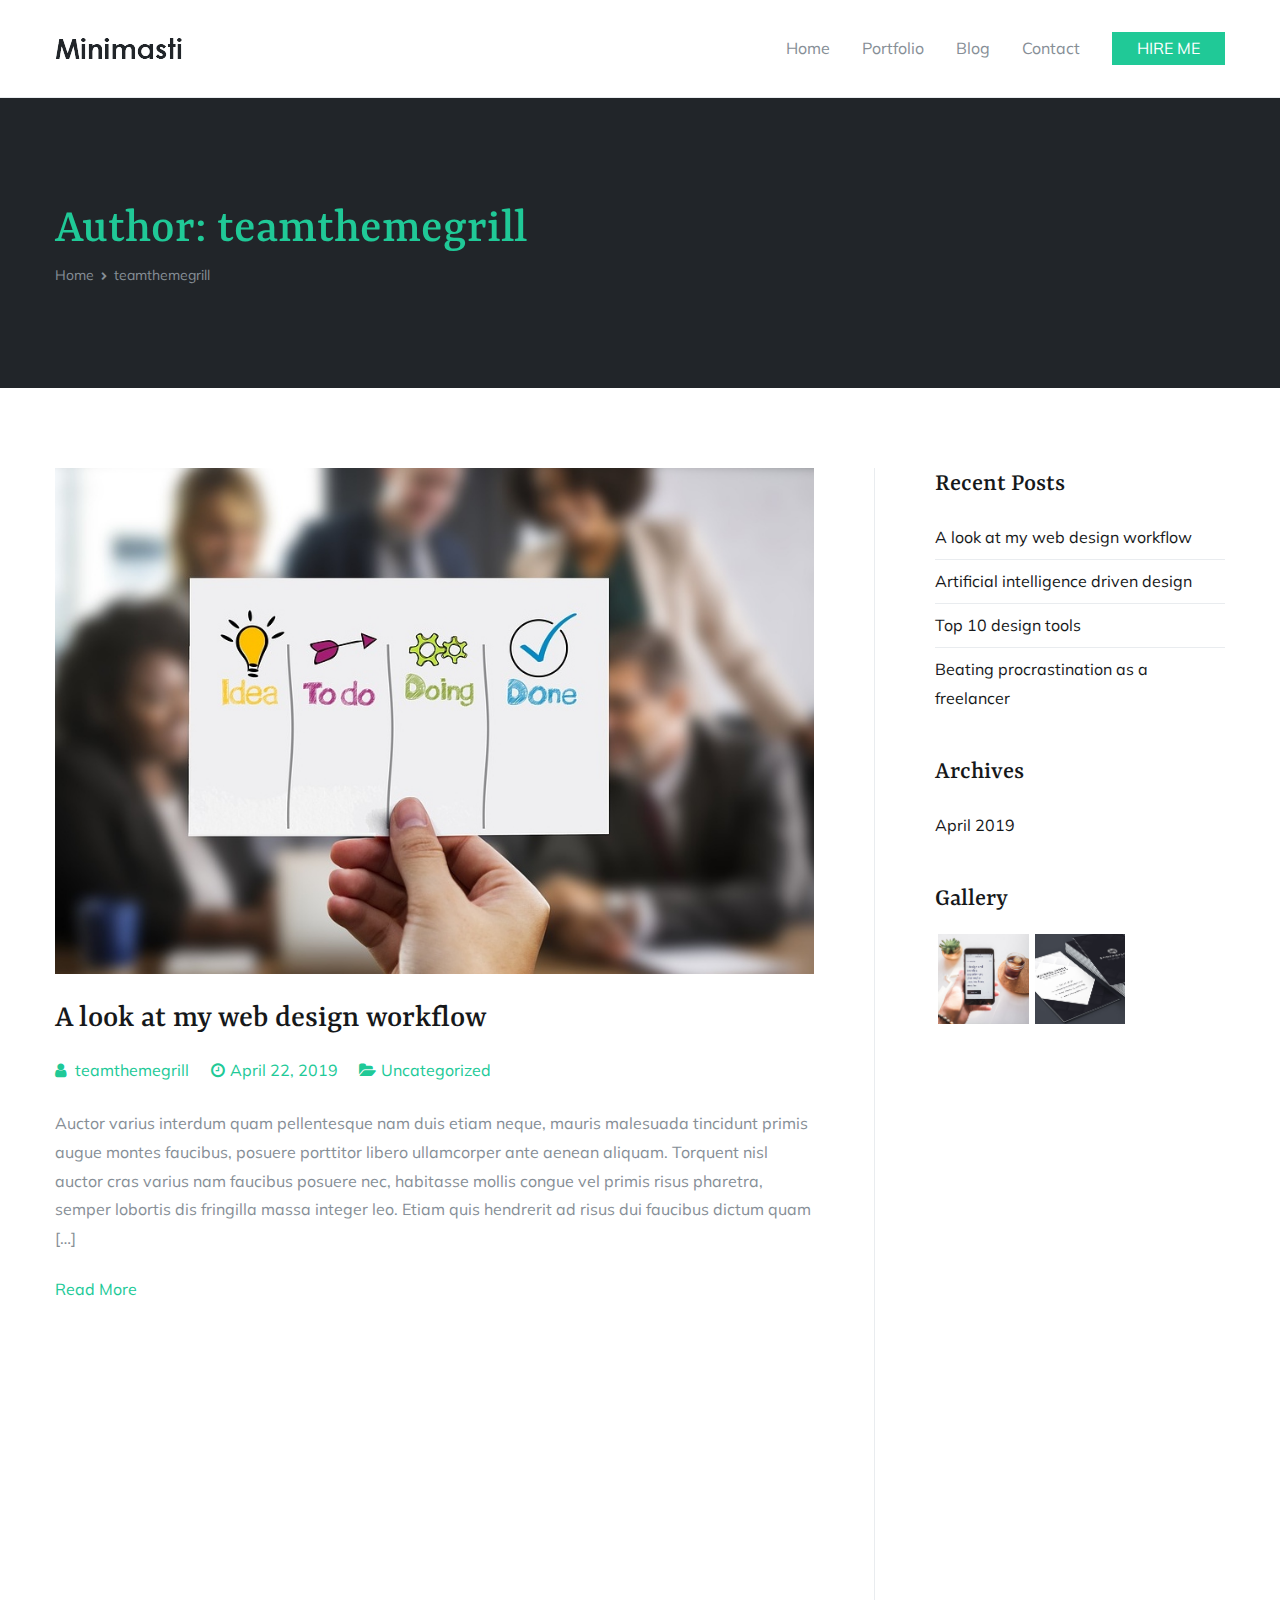
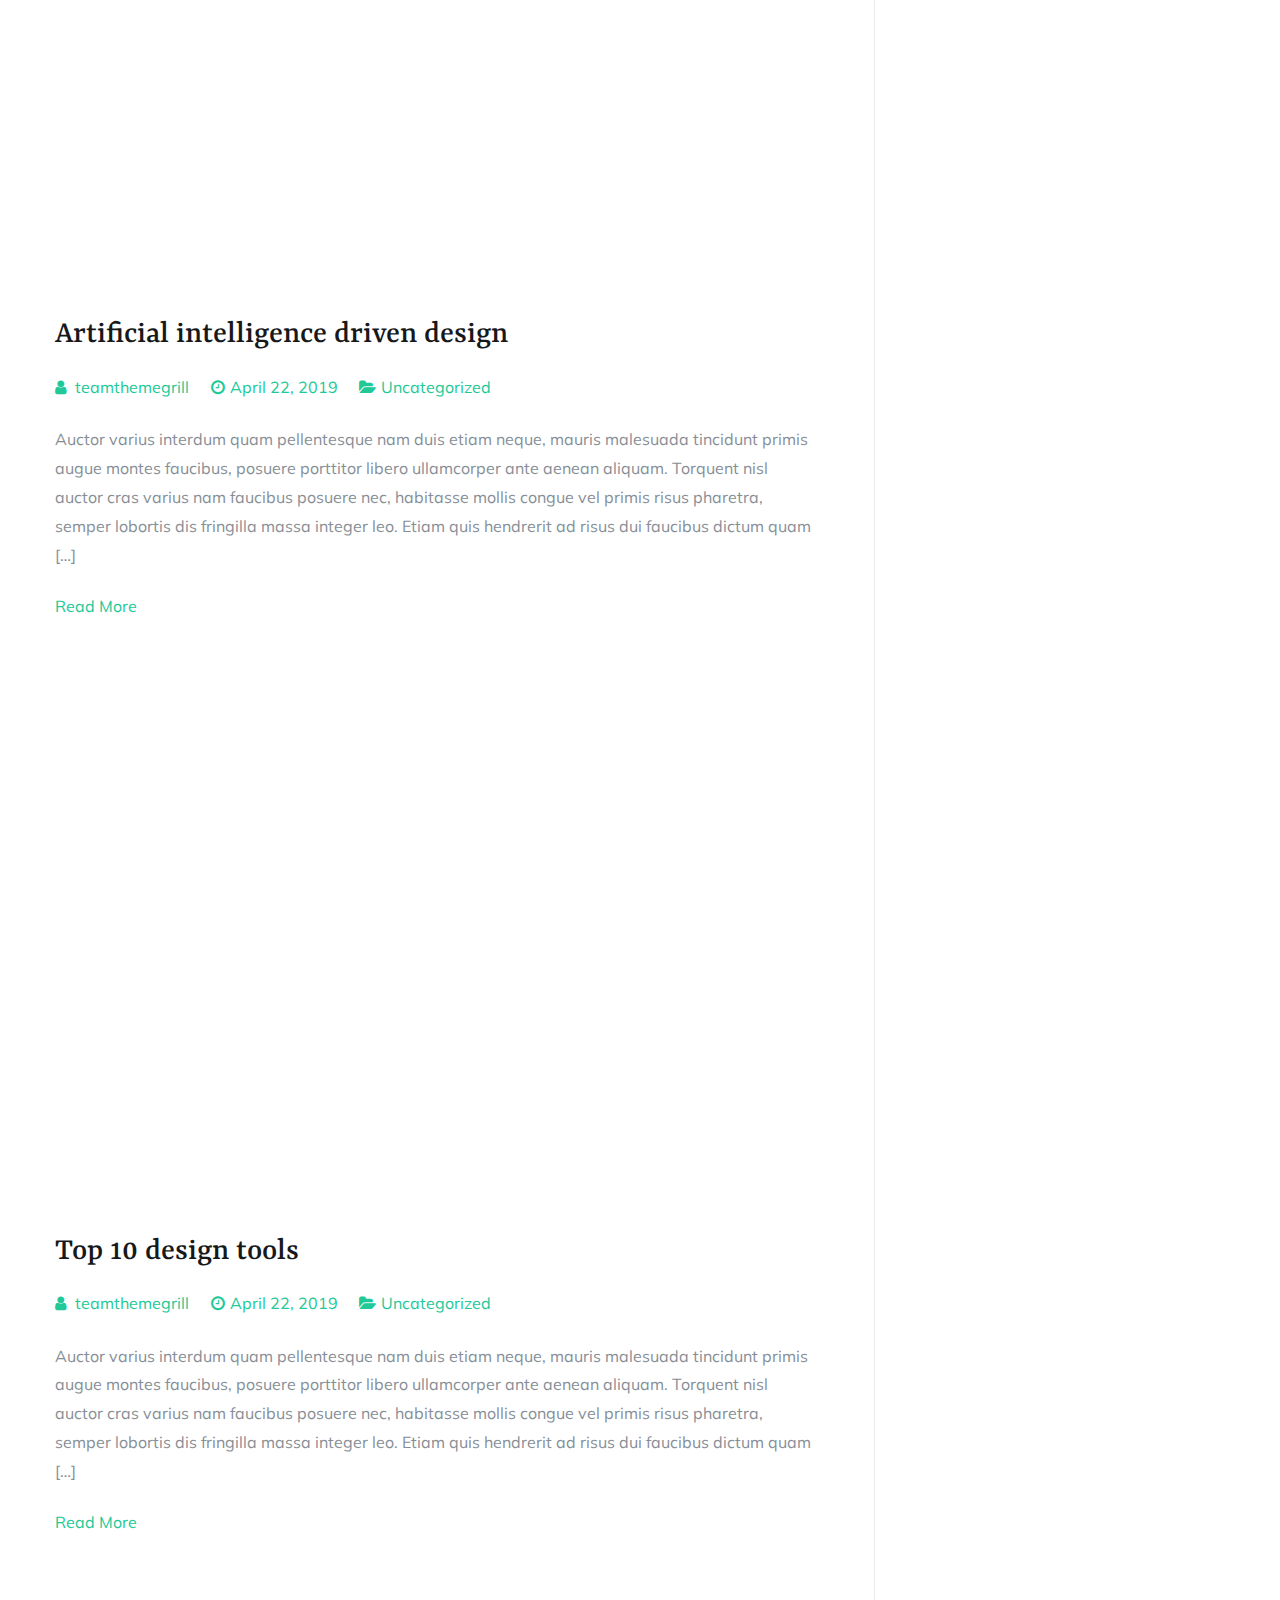
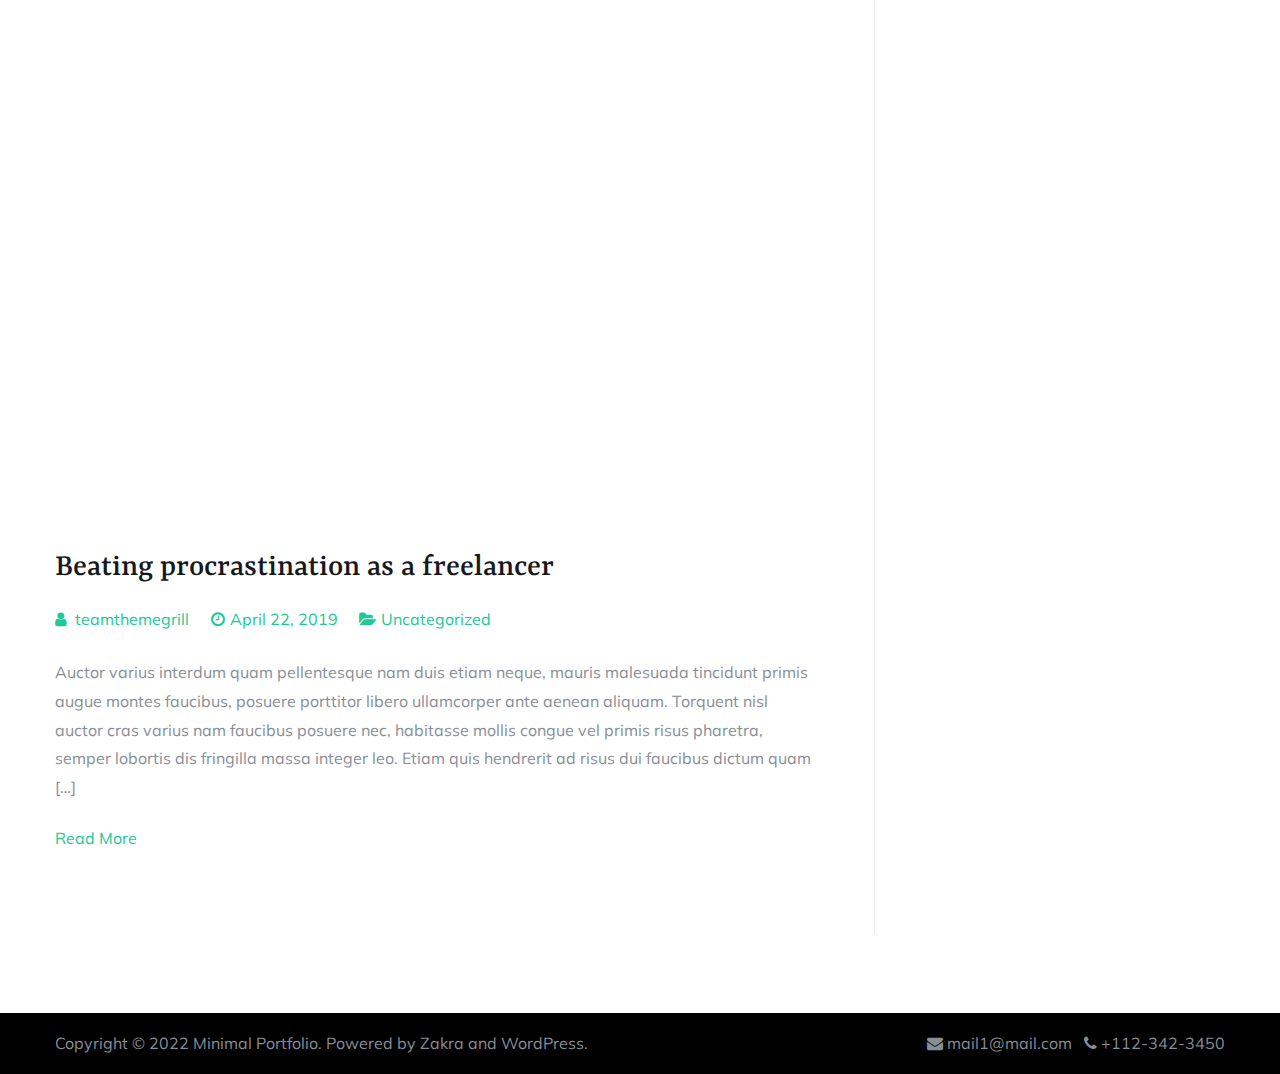
<file: minimal-portfolio/author/teamthemegrill.html>
<!doctype html>
		<html lang="en-US">
	<head>
	<meta http-equiv="Content-Type" content="text/html; charset=UTF-8"/>
		<meta name="viewport" content="width=device-width, initial-scale=1">
		<link rel="profile" href="https://gmpg.org/xfn/11">
		<title>teamthemegrill - Minimal Portfolio</title><link rel="preload" as="style" href="//fonts.googleapis.com/css?family=Muli%3A400%7CRasa%3A400%2C500&#038;display=swap" /><link rel="stylesheet" href="//fonts.googleapis.com/css?family=Muli%3A400%7CRasa%3A400%2C500&#038;display=swap" media="print" onload="this.media='all'" /><noscript><link rel="stylesheet" href="//fonts.googleapis.com/css?family=Muli%3A400%7CRasa%3A400%2C500&#038;display=swap" /></noscript><link rel="stylesheet" href="../../minimal-portfolio/wp-content/cache/min/16/93a75a05c11903468c07e3b29893e761.css" media="all" data-minify="1" />
<meta name='robots' content='max-image-preview:large' />
<link rel='dns-prefetch' href='//fonts.googleapis.com' />
<link href='https://fonts.gstatic.com' crossorigin rel='preconnect' />
<link rel="alternate" type="application/rss+xml" title="Minimal Portfolio &raquo; Feed" href="https://zakrademos.com/minimal-portfolio/feed/" />
<link rel="alternate" type="application/rss+xml" title="Minimal Portfolio &raquo; Posts by teamthemegrill Feed" href="https://zakrademos.com/minimal-portfolio/author/teamthemegrill/feed/" />
<style type="text/css">
img.wp-smiley,
img.emoji {
	display: inline !important;
	border: none !important;
	box-shadow: none !important;
	height: 1em !important;
	width: 1em !important;
	margin: 0 0.07em !important;
	vertical-align: -0.1em !important;
	background: none !important;
	padding: 0 !important;
}
</style>
<style id='wp-block-library-theme-inline-css' type='text/css'>
.wp-block-audio figcaption{color:#555;font-size:13px;text-align:center}.is-dark-theme .wp-block-audio figcaption{color:hsla(0,0%,100%,.65)}.wp-block-code>code{font-family:Menlo,Consolas,monaco,monospace;color:#1e1e1e;padding:.8em 1em;border:1px solid #ddd;border-radius:4px}.wp-block-embed figcaption{color:#555;font-size:13px;text-align:center}.is-dark-theme .wp-block-embed figcaption{color:hsla(0,0%,100%,.65)}.blocks-gallery-caption{color:#555;font-size:13px;text-align:center}.is-dark-theme .blocks-gallery-caption{color:hsla(0,0%,100%,.65)}.wp-block-image figcaption{color:#555;font-size:13px;text-align:center}.is-dark-theme .wp-block-image figcaption{color:hsla(0,0%,100%,.65)}.wp-block-pullquote{border-top:4px solid;border-bottom:4px solid;margin-bottom:1.75em;color:currentColor}.wp-block-pullquote__citation,.wp-block-pullquote cite,.wp-block-pullquote footer{color:currentColor;text-transform:uppercase;font-size:.8125em;font-style:normal}.wp-block-quote{border-left:.25em solid;margin:0 0 1.75em;padding-left:1em}.wp-block-quote cite,.wp-block-quote footer{color:currentColor;font-size:.8125em;position:relative;font-style:normal}.wp-block-quote.has-text-align-right{border-left:none;border-right:.25em solid;padding-left:0;padding-right:1em}.wp-block-quote.has-text-align-center{border:none;padding-left:0}.wp-block-quote.is-large,.wp-block-quote.is-style-large,.wp-block-quote.is-style-plain{border:none}.wp-block-search .wp-block-search__label{font-weight:700}.wp-block-group:where(.has-background){padding:1.25em 2.375em}.wp-block-separator{border:none;border-bottom:2px solid;margin-left:auto;margin-right:auto;opacity:.4}.wp-block-separator:not(.is-style-wide):not(.is-style-dots){width:100px}.wp-block-separator.has-background:not(.is-style-dots){border-bottom:none;height:1px}.wp-block-separator.has-background:not(.is-style-wide):not(.is-style-dots){height:2px}.wp-block-table thead{border-bottom:3px solid}.wp-block-table tfoot{border-top:3px solid}.wp-block-table td,.wp-block-table th{padding:.5em;border:1px solid;word-break:normal}.wp-block-table figcaption{color:#555;font-size:13px;text-align:center}.is-dark-theme .wp-block-table figcaption{color:hsla(0,0%,100%,.65)}.wp-block-video figcaption{color:#555;font-size:13px;text-align:center}.is-dark-theme .wp-block-video figcaption{color:hsla(0,0%,100%,.65)}.wp-block-template-part.has-background{padding:1.25em 2.375em;margin-top:0;margin-bottom:0}
</style>
<style id='global-styles-inline-css' type='text/css'>
body{--wp--preset--color--black: #000000;--wp--preset--color--cyan-bluish-gray: #abb8c3;--wp--preset--color--white: #ffffff;--wp--preset--color--pale-pink: #f78da7;--wp--preset--color--vivid-red: #cf2e2e;--wp--preset--color--luminous-vivid-orange: #ff6900;--wp--preset--color--luminous-vivid-amber: #fcb900;--wp--preset--color--light-green-cyan: #7bdcb5;--wp--preset--color--vivid-green-cyan: #00d084;--wp--preset--color--pale-cyan-blue: #8ed1fc;--wp--preset--color--vivid-cyan-blue: #0693e3;--wp--preset--color--vivid-purple: #9b51e0;--wp--preset--gradient--vivid-cyan-blue-to-vivid-purple: linear-gradient(135deg,rgba(6,147,227,1) 0%,rgb(155,81,224) 100%);--wp--preset--gradient--light-green-cyan-to-vivid-green-cyan: linear-gradient(135deg,rgb(122,220,180) 0%,rgb(0,208,130) 100%);--wp--preset--gradient--luminous-vivid-amber-to-luminous-vivid-orange: linear-gradient(135deg,rgba(252,185,0,1) 0%,rgba(255,105,0,1) 100%);--wp--preset--gradient--luminous-vivid-orange-to-vivid-red: linear-gradient(135deg,rgba(255,105,0,1) 0%,rgb(207,46,46) 100%);--wp--preset--gradient--very-light-gray-to-cyan-bluish-gray: linear-gradient(135deg,rgb(238,238,238) 0%,rgb(169,184,195) 100%);--wp--preset--gradient--cool-to-warm-spectrum: linear-gradient(135deg,rgb(74,234,220) 0%,rgb(151,120,209) 20%,rgb(207,42,186) 40%,rgb(238,44,130) 60%,rgb(251,105,98) 80%,rgb(254,248,76) 100%);--wp--preset--gradient--blush-light-purple: linear-gradient(135deg,rgb(255,206,236) 0%,rgb(152,150,240) 100%);--wp--preset--gradient--blush-bordeaux: linear-gradient(135deg,rgb(254,205,165) 0%,rgb(254,45,45) 50%,rgb(107,0,62) 100%);--wp--preset--gradient--luminous-dusk: linear-gradient(135deg,rgb(255,203,112) 0%,rgb(199,81,192) 50%,rgb(65,88,208) 100%);--wp--preset--gradient--pale-ocean: linear-gradient(135deg,rgb(255,245,203) 0%,rgb(182,227,212) 50%,rgb(51,167,181) 100%);--wp--preset--gradient--electric-grass: linear-gradient(135deg,rgb(202,248,128) 0%,rgb(113,206,126) 100%);--wp--preset--gradient--midnight: linear-gradient(135deg,rgb(2,3,129) 0%,rgb(40,116,252) 100%);--wp--preset--duotone--dark-grayscale: url('#wp-duotone-dark-grayscale');--wp--preset--duotone--grayscale: url('#wp-duotone-grayscale');--wp--preset--duotone--purple-yellow: url('#wp-duotone-purple-yellow');--wp--preset--duotone--blue-red: url('#wp-duotone-blue-red');--wp--preset--duotone--midnight: url('#wp-duotone-midnight');--wp--preset--duotone--magenta-yellow: url('#wp-duotone-magenta-yellow');--wp--preset--duotone--purple-green: url('#wp-duotone-purple-green');--wp--preset--duotone--blue-orange: url('#wp-duotone-blue-orange');--wp--preset--font-size--small: 13px;--wp--preset--font-size--medium: 20px;--wp--preset--font-size--large: 36px;--wp--preset--font-size--x-large: 42px;}.has-black-color{color: var(--wp--preset--color--black) !important;}.has-cyan-bluish-gray-color{color: var(--wp--preset--color--cyan-bluish-gray) !important;}.has-white-color{color: var(--wp--preset--color--white) !important;}.has-pale-pink-color{color: var(--wp--preset--color--pale-pink) !important;}.has-vivid-red-color{color: var(--wp--preset--color--vivid-red) !important;}.has-luminous-vivid-orange-color{color: var(--wp--preset--color--luminous-vivid-orange) !important;}.has-luminous-vivid-amber-color{color: var(--wp--preset--color--luminous-vivid-amber) !important;}.has-light-green-cyan-color{color: var(--wp--preset--color--light-green-cyan) !important;}.has-vivid-green-cyan-color{color: var(--wp--preset--color--vivid-green-cyan) !important;}.has-pale-cyan-blue-color{color: var(--wp--preset--color--pale-cyan-blue) !important;}.has-vivid-cyan-blue-color{color: var(--wp--preset--color--vivid-cyan-blue) !important;}.has-vivid-purple-color{color: var(--wp--preset--color--vivid-purple) !important;}.has-black-background-color{background-color: var(--wp--preset--color--black) !important;}.has-cyan-bluish-gray-background-color{background-color: var(--wp--preset--color--cyan-bluish-gray) !important;}.has-white-background-color{background-color: var(--wp--preset--color--white) !important;}.has-pale-pink-background-color{background-color: var(--wp--preset--color--pale-pink) !important;}.has-vivid-red-background-color{background-color: var(--wp--preset--color--vivid-red) !important;}.has-luminous-vivid-orange-background-color{background-color: var(--wp--preset--color--luminous-vivid-orange) !important;}.has-luminous-vivid-amber-background-color{background-color: var(--wp--preset--color--luminous-vivid-amber) !important;}.has-light-green-cyan-background-color{background-color: var(--wp--preset--color--light-green-cyan) !important;}.has-vivid-green-cyan-background-color{background-color: var(--wp--preset--color--vivid-green-cyan) !important;}.has-pale-cyan-blue-background-color{background-color: var(--wp--preset--color--pale-cyan-blue) !important;}.has-vivid-cyan-blue-background-color{background-color: var(--wp--preset--color--vivid-cyan-blue) !important;}.has-vivid-purple-background-color{background-color: var(--wp--preset--color--vivid-purple) !important;}.has-black-border-color{border-color: var(--wp--preset--color--black) !important;}.has-cyan-bluish-gray-border-color{border-color: var(--wp--preset--color--cyan-bluish-gray) !important;}.has-white-border-color{border-color: var(--wp--preset--color--white) !important;}.has-pale-pink-border-color{border-color: var(--wp--preset--color--pale-pink) !important;}.has-vivid-red-border-color{border-color: var(--wp--preset--color--vivid-red) !important;}.has-luminous-vivid-orange-border-color{border-color: var(--wp--preset--color--luminous-vivid-orange) !important;}.has-luminous-vivid-amber-border-color{border-color: var(--wp--preset--color--luminous-vivid-amber) !important;}.has-light-green-cyan-border-color{border-color: var(--wp--preset--color--light-green-cyan) !important;}.has-vivid-green-cyan-border-color{border-color: var(--wp--preset--color--vivid-green-cyan) !important;}.has-pale-cyan-blue-border-color{border-color: var(--wp--preset--color--pale-cyan-blue) !important;}.has-vivid-cyan-blue-border-color{border-color: var(--wp--preset--color--vivid-cyan-blue) !important;}.has-vivid-purple-border-color{border-color: var(--wp--preset--color--vivid-purple) !important;}.has-vivid-cyan-blue-to-vivid-purple-gradient-background{background: var(--wp--preset--gradient--vivid-cyan-blue-to-vivid-purple) !important;}.has-light-green-cyan-to-vivid-green-cyan-gradient-background{background: var(--wp--preset--gradient--light-green-cyan-to-vivid-green-cyan) !important;}.has-luminous-vivid-amber-to-luminous-vivid-orange-gradient-background{background: var(--wp--preset--gradient--luminous-vivid-amber-to-luminous-vivid-orange) !important;}.has-luminous-vivid-orange-to-vivid-red-gradient-background{background: var(--wp--preset--gradient--luminous-vivid-orange-to-vivid-red) !important;}.has-very-light-gray-to-cyan-bluish-gray-gradient-background{background: var(--wp--preset--gradient--very-light-gray-to-cyan-bluish-gray) !important;}.has-cool-to-warm-spectrum-gradient-background{background: var(--wp--preset--gradient--cool-to-warm-spectrum) !important;}.has-blush-light-purple-gradient-background{background: var(--wp--preset--gradient--blush-light-purple) !important;}.has-blush-bordeaux-gradient-background{background: var(--wp--preset--gradient--blush-bordeaux) !important;}.has-luminous-dusk-gradient-background{background: var(--wp--preset--gradient--luminous-dusk) !important;}.has-pale-ocean-gradient-background{background: var(--wp--preset--gradient--pale-ocean) !important;}.has-electric-grass-gradient-background{background: var(--wp--preset--gradient--electric-grass) !important;}.has-midnight-gradient-background{background: var(--wp--preset--gradient--midnight) !important;}.has-small-font-size{font-size: var(--wp--preset--font-size--small) !important;}.has-medium-font-size{font-size: var(--wp--preset--font-size--medium) !important;}.has-large-font-size{font-size: var(--wp--preset--font-size--large) !important;}.has-x-large-font-size{font-size: var(--wp--preset--font-size--x-large) !important;}
</style>
<style id='zakra-style-inline-css' type='text/css'>
@media screen and (min-width:1200px){.tg-container{max-width:1170px;}}a:hover, a:focus, .tg-primary-menu > div ul li:hover > a,  .tg-primary-menu > div ul li.current_page_item > a, .tg-primary-menu > div ul li.current-menu-item > a,  .tg-mobile-navigation > div ul li.current_page_item > a, .tg-mobile-navigation > div ul li.current-menu-item > a,  .entry-content a,  .tg-meta-style-two .entry-meta span, .tg-meta-style-two .entry-meta a{color:#20c997;}.tg-primary-menu.tg-primary-menu--style-underline > div > ul > li.current_page_item > a::before, .tg-primary-menu.tg-primary-menu--style-underline > div > ul > li.current-menu-item > a::before, .tg-primary-menu.tg-primary-menu--style-left-border > div > ul > li.current_page_item > a::before, .tg-primary-menu.tg-primary-menu--style-left-border > div > ul > li.current-menu-item > a::before, .tg-primary-menu.tg-primary-menu--style-right-border > div > ul > li.current_page_item > a::before, .tg-primary-menu.tg-primary-menu--style-right-border > div > ul > li.current-menu-item > a::before, .tg-scroll-to-top:hover, button, input[type="button"], input[type="reset"], input[type="submit"], .tg-primary-menu > div ul li.tg-header-button-wrap a{background-color:#20c997;}body{color:#868e96;}body{font-family:Muli;font-weight:400;font-size:16px;}h1, h2, h3, h4, h5, h6{font-family:Rasa;font-weight:400;}h1{font-weight:500;}h2{font-weight:500;}h3{font-weight:500;}h4{font-weight:500;}h5{font-weight:500;}h6{font-weight:500;}button, input[type="button"], input[type="reset"], input[type="submit"], #infinite-handle span{background-color:#20c997;}button:hover, input[type="button"]:hover, input[type="reset"]:hover, input[type="submit"]:hover, #infinite-handle span:hover{background-color:#1cb487;}.tg-site-header .tg-site-header-top{background-size:contain;}.tg-site-header, .tg-container--separate .tg-site-header{background-size:contain;}.main-navigation.tg-primary-menu > div ul li.tg-header-button-wrap a{padding-top:2px;padding-right:25px;padding-bottom:2px;padding-left:25px;}.main-navigation.tg-primary-menu > div ul li.tg-header-button-wrap a{background-color:#20c997;}.main-navigation.tg-primary-menu > div ul li.tg-header-button-wrap a:hover{background-color:#1cb487;}.tg-primary-menu > div > ul li:not(.tg-header-button-wrap) a{color:#868e96;}.tg-page-header{padding-top:100px;padding-bottom:100px;}.tg-page-header .breadcrumb-trail ul li{font-size:14px;}.tg-page-header .tg-page-header__title, .tg-page-content__title{color:#20c997;}.tg-page-header, .tg-container--separate .tg-page-header{background-color:#212529;background-position:center center;background-size:contain;}.tg-page-header .breadcrumb-trail ul li{color:#868e96;}.tg-page-header .breadcrumb-trail ul li::after{color:#868e96;}.tg-page-header .breadcrumb-trail ul li a{color:#868e96;}.tg-page-header .breadcrumb-trail ul li a:hover {color:#20c997;}.tg-page-header .tg-page-header__title, .tg-page-content__title{font-weight:500;font-size:50px;}.widget .widget-title{font-family:Rasa;font-weight:500;font-size:1.6em;}.tg-site-footer .tg-site-footer-widgets{border-top-width:0px;}.tg-site-footer .tg-site-footer-bar{background-color:#000000;}.tg-site-footer .tg-site-footer-bar{color:#868e96;}.tg-site-footer .tg-site-footer-bar a{color:#868e96;}.tg-site-footer .tg-site-footer-bar a:hover, .tg-site-footer .tg-site-footer-bar a:focus{color:#20c997;}
</style>
<style id='rocket-lazyload-inline-css' type='text/css'>
.rll-youtube-player{position:relative;padding-bottom:56.23%;height:0;overflow:hidden;max-width:100%;}.rll-youtube-player:focus-within{outline: 2px solid currentColor;outline-offset: 5px;}.rll-youtube-player iframe{position:absolute;top:0;left:0;width:100%;height:100%;z-index:100;background:0 0}.rll-youtube-player img{bottom:0;display:block;left:0;margin:auto;max-width:100%;width:100%;position:absolute;right:0;top:0;border:none;height:auto;-webkit-transition:.4s all;-moz-transition:.4s all;transition:.4s all}.rll-youtube-player img:hover{-webkit-filter:brightness(75%)}.rll-youtube-player .play{height:100%;width:100%;left:0;top:0;position:absolute;background:url(../../minimal-portfolio/wp-content/plugins/wp-rocket/assets/img/youtube.png) no-repeat center;background-color: transparent !important;cursor:pointer;border:none;}
</style>
<link rel="https://api.w.org/" href="https://zakrademos.com/minimal-portfolio/wp-json/" /><link rel="alternate" type="application/json" href="https://zakrademos.com/minimal-portfolio/wp-json/wp/v2/users/2" /><link rel="EditURI" type="application/rsd+xml" title="RSD" href="https://zakrademos.com/minimal-portfolio/xmlrpc.php?rsd" />
<link rel="wlwmanifest" type="application/wlwmanifest+xml" href="https://zakrademos.com/minimal-portfolio/wp-includes/wlwmanifest.xml" /> 
<meta name="generator" content="WordPress 5.9.3" />
<meta name="generator" content="Everest Forms 1.8.3" />
		<style type="text/css">
						.site-title,
			.site-description {
				position: absolute;
				clip: rect(1px, 1px, 1px, 1px);
			}
						</style>
		<link rel="icon" href="../../minimal-portfolio/wp-content/uploads/sites/16/2020/07/zakra.png" sizes="32x32" />
<link rel="icon" href="../../minimal-portfolio/wp-content/uploads/sites/16/2020/07/zakra.png" sizes="192x192" />
<link rel="apple-touch-icon" href="../../minimal-portfolio/wp-content/uploads/sites/16/2020/07/zakra.png" />
<meta name="msapplication-TileImage" content="../../minimal-portfolio/wp-content/uploads/sites/16/2020/07/zakra.png" />
		<style type="text/css" id="wp-custom-css">
			.everest-forms .evf-minimal-portfolio .evf-field-container .evf-frontend-row input,
.everest-forms .evf-field-container .evf-frontend-row textarea {
    padding: 16px 24px;
    border-color: #CCC;
    border-radius: 0;
    background-color: #FFF;
}
.everest-forms .evf-field-container .evf-frontend-row textarea {
    height: 150px;
}
.everest-forms .evf-minimal-portfolio button[type=submit] {
    padding: 17px 40px;
    color: #fff;
    background-color: #20c997;
    border: none;
    border-radius: 0;
    transition: 0.5s all;
    font-weight: 800;    
}
.everest-forms .evf-minimal-portfolio button[type=submit]:hover {
    background-color: #1cb487;
}
.everest-forms .evf-minimal-portfolio .evf-submit-container {
    display: flex;
    justify-content: flex-end;
}
.everest-forms .evf-minimal-portfolio .evf-field-container .evf-frontend-row input:focus {
	border-color: #20c997;
}
.widget .gallery-columns-3 .gallery-item {
    margin: 1%;
    max-width: 31.33%;
}		</style>
		<noscript><style id="rocket-lazyload-nojs-css">.rll-youtube-player, [data-lazy-src]{display:none !important;}</style></noscript>
	</head>
<body data-rsssl=1 class="archive author author-teamthemegrill author-2 wp-custom-logo everest-forms-no-js hfeed tg-site-layout--right tg-container--wide has-page-header has-breadcrumbs elementor-default elementor-kit-584">
<svg xmlns="http://www.w3.org/2000/svg" viewBox="0 0 0 0" width="0" height="0" focusable="false" role="none" style="visibility: hidden; position: absolute; left: -9999px; overflow: hidden;" ><defs><filter id="wp-duotone-dark-grayscale"><feColorMatrix color-interpolation-filters="sRGB" type="matrix" values=" .299 .587 .114 0 0 .299 .587 .114 0 0 .299 .587 .114 0 0 .299 .587 .114 0 0 " /><feComponentTransfer color-interpolation-filters="sRGB" ><feFuncR type="table" tableValues="0 0.49803921568627" /><feFuncG type="table" tableValues="0 0.49803921568627" /><feFuncB type="table" tableValues="0 0.49803921568627" /><feFuncA type="table" tableValues="1 1" /></feComponentTransfer><feComposite in2="SourceGraphic" operator="in" /></filter></defs></svg><svg xmlns="http://www.w3.org/2000/svg" viewBox="0 0 0 0" width="0" height="0" focusable="false" role="none" style="visibility: hidden; position: absolute; left: -9999px; overflow: hidden;" ><defs><filter id="wp-duotone-grayscale"><feColorMatrix color-interpolation-filters="sRGB" type="matrix" values=" .299 .587 .114 0 0 .299 .587 .114 0 0 .299 .587 .114 0 0 .299 .587 .114 0 0 " /><feComponentTransfer color-interpolation-filters="sRGB" ><feFuncR type="table" tableValues="0 1" /><feFuncG type="table" tableValues="0 1" /><feFuncB type="table" tableValues="0 1" /><feFuncA type="table" tableValues="1 1" /></feComponentTransfer><feComposite in2="SourceGraphic" operator="in" /></filter></defs></svg><svg xmlns="http://www.w3.org/2000/svg" viewBox="0 0 0 0" width="0" height="0" focusable="false" role="none" style="visibility: hidden; position: absolute; left: -9999px; overflow: hidden;" ><defs><filter id="wp-duotone-purple-yellow"><feColorMatrix color-interpolation-filters="sRGB" type="matrix" values=" .299 .587 .114 0 0 .299 .587 .114 0 0 .299 .587 .114 0 0 .299 .587 .114 0 0 " /><feComponentTransfer color-interpolation-filters="sRGB" ><feFuncR type="table" tableValues="0.54901960784314 0.98823529411765" /><feFuncG type="table" tableValues="0 1" /><feFuncB type="table" tableValues="0.71764705882353 0.25490196078431" /><feFuncA type="table" tableValues="1 1" /></feComponentTransfer><feComposite in2="SourceGraphic" operator="in" /></filter></defs></svg><svg xmlns="http://www.w3.org/2000/svg" viewBox="0 0 0 0" width="0" height="0" focusable="false" role="none" style="visibility: hidden; position: absolute; left: -9999px; overflow: hidden;" ><defs><filter id="wp-duotone-blue-red"><feColorMatrix color-interpolation-filters="sRGB" type="matrix" values=" .299 .587 .114 0 0 .299 .587 .114 0 0 .299 .587 .114 0 0 .299 .587 .114 0 0 " /><feComponentTransfer color-interpolation-filters="sRGB" ><feFuncR type="table" tableValues="0 1" /><feFuncG type="table" tableValues="0 0.27843137254902" /><feFuncB type="table" tableValues="0.5921568627451 0.27843137254902" /><feFuncA type="table" tableValues="1 1" /></feComponentTransfer><feComposite in2="SourceGraphic" operator="in" /></filter></defs></svg><svg xmlns="http://www.w3.org/2000/svg" viewBox="0 0 0 0" width="0" height="0" focusable="false" role="none" style="visibility: hidden; position: absolute; left: -9999px; overflow: hidden;" ><defs><filter id="wp-duotone-midnight"><feColorMatrix color-interpolation-filters="sRGB" type="matrix" values=" .299 .587 .114 0 0 .299 .587 .114 0 0 .299 .587 .114 0 0 .299 .587 .114 0 0 " /><feComponentTransfer color-interpolation-filters="sRGB" ><feFuncR type="table" tableValues="0 0" /><feFuncG type="table" tableValues="0 0.64705882352941" /><feFuncB type="table" tableValues="0 1" /><feFuncA type="table" tableValues="1 1" /></feComponentTransfer><feComposite in2="SourceGraphic" operator="in" /></filter></defs></svg><svg xmlns="http://www.w3.org/2000/svg" viewBox="0 0 0 0" width="0" height="0" focusable="false" role="none" style="visibility: hidden; position: absolute; left: -9999px; overflow: hidden;" ><defs><filter id="wp-duotone-magenta-yellow"><feColorMatrix color-interpolation-filters="sRGB" type="matrix" values=" .299 .587 .114 0 0 .299 .587 .114 0 0 .299 .587 .114 0 0 .299 .587 .114 0 0 " /><feComponentTransfer color-interpolation-filters="sRGB" ><feFuncR type="table" tableValues="0.78039215686275 1" /><feFuncG type="table" tableValues="0 0.94901960784314" /><feFuncB type="table" tableValues="0.35294117647059 0.47058823529412" /><feFuncA type="table" tableValues="1 1" /></feComponentTransfer><feComposite in2="SourceGraphic" operator="in" /></filter></defs></svg><svg xmlns="http://www.w3.org/2000/svg" viewBox="0 0 0 0" width="0" height="0" focusable="false" role="none" style="visibility: hidden; position: absolute; left: -9999px; overflow: hidden;" ><defs><filter id="wp-duotone-purple-green"><feColorMatrix color-interpolation-filters="sRGB" type="matrix" values=" .299 .587 .114 0 0 .299 .587 .114 0 0 .299 .587 .114 0 0 .299 .587 .114 0 0 " /><feComponentTransfer color-interpolation-filters="sRGB" ><feFuncR type="table" tableValues="0.65098039215686 0.40392156862745" /><feFuncG type="table" tableValues="0 1" /><feFuncB type="table" tableValues="0.44705882352941 0.4" /><feFuncA type="table" tableValues="1 1" /></feComponentTransfer><feComposite in2="SourceGraphic" operator="in" /></filter></defs></svg><svg xmlns="http://www.w3.org/2000/svg" viewBox="0 0 0 0" width="0" height="0" focusable="false" role="none" style="visibility: hidden; position: absolute; left: -9999px; overflow: hidden;" ><defs><filter id="wp-duotone-blue-orange"><feColorMatrix color-interpolation-filters="sRGB" type="matrix" values=" .299 .587 .114 0 0 .299 .587 .114 0 0 .299 .587 .114 0 0 .299 .587 .114 0 0 " /><feComponentTransfer color-interpolation-filters="sRGB" ><feFuncR type="table" tableValues="0.098039215686275 1" /><feFuncG type="table" tableValues="0 0.66274509803922" /><feFuncB type="table" tableValues="0.84705882352941 0.41960784313725" /><feFuncA type="table" tableValues="1 1" /></feComponentTransfer><feComposite in2="SourceGraphic" operator="in" /></filter></defs></svg>
		<div id="page" class="site tg-site">
				<a class="skip-link screen-reader-text" href="#content">Skip to content</a>
		<header id="masthead" class="site-header tg-site-header tg-site-header--left">
		<div class="tg-site-header-bottom">
			<div class="tg-header-container tg-container tg-container--flex tg-container--flex-center tg-container--flex-space-between">
			<div class="tg-block tg-block--one">
						<div class="site-branding">
			<a href="../../minimal-portfolio.html" class="custom-logo-link" rel="home"><img width="127" height="21" src="data:image/svg+xml,%3Csvg%20xmlns='http://www.w3.org/2000/svg'%20viewBox='0%200%20127%2021'%3E%3C/svg%3E" class="custom-logo" alt="Minimal Portfolio" data-lazy-src="../../minimal-portfolio/wp-content/uploads/sites/16/2019/04/logo.png" /><noscript><img width="127" height="21" src="../../minimal-portfolio/wp-content/uploads/sites/16/2019/04/logo.png" class="custom-logo" alt="Minimal Portfolio" /></noscript></a>			<div class="site-info-wrap">
									<p class="site-title">
						<a href="../../minimal-portfolio.html" rel="home">Minimal Portfolio</a>
					</p>
										<p class="site-description">Just another Zakra Demos site</p>
							</div>
		</div><!-- .site-branding -->
			</div> <!-- /.tg-site-header__block--one -->
			<div class="tg-block tg-block--two">
						<nav id="site-navigation" class="main-navigation tg-primary-menu tg-primary-menu--style-none">
			<div class="menu"><ul id="primary-menu" class="menu-primary"><li id="menu-item-561" class="menu-item menu-item-type-post_type menu-item-object-page menu-item-home menu-item-561"><a title="
						" href="../../minimal-portfolio.html">Home</a></li>
<li id="menu-item-558" class="menu-item menu-item-type-post_type menu-item-object-page menu-item-558"><a title="
						" href="../../index.html">Portfolio</a></li>
<li id="menu-item-559" class="menu-item menu-item-type-post_type menu-item-object-page current_page_parent menu-item-559"><a title="
						" href="../../minimal-portfolio/blog.html">Blog</a></li>
<li id="menu-item-560" class="menu-item menu-item-type-post_type menu-item-object-page menu-item-560"><a title="
						" href="../../minimal-portfolio/contact.html">Contact</a></li>
<li class="menu-item tg-header-button-wrap"><a href="">HIRE ME</a></li></ul></div>		</nav><!-- #site-navigation -->
				<nav id="header-action" class="tg-header-action">
			<ul class="tg-header-action-list">
				<li class="tg-header-action__item tg-mobile-toggle" >
										<button aria-label="Primary Menu" >
						<i class="tg-icon tg-icon-bars"></i>
					</button>
				</li><!-- /.tg-mobile-toggle -->
			</ul><!-- /.zakra-header-action-list -->
		</nav><!-- #header-action -->
				<nav id="mobile-navigation" class="tg-mobile-navigation"
			>
			<div class="menu-main-menu-container"><ul id="mobile-primary-menu" class="menu"><li class="menu-item menu-item-type-post_type menu-item-object-page menu-item-home menu-item-561"><a title="
						" href="../../minimal-portfolio.html">Home</a></li>
<li class="menu-item menu-item-type-post_type menu-item-object-page menu-item-558"><a title="
						" href="../../index.html">Portfolio</a></li>
<li class="menu-item menu-item-type-post_type menu-item-object-page current_page_parent menu-item-559"><a title="
						" href="../../minimal-portfolio/blog.html">Blog</a></li>
<li class="menu-item menu-item-type-post_type menu-item-object-page menu-item-560"><a title="
						" href="../../minimal-portfolio/contact.html">Contact</a></li>
<li class="menu-item tg-header-button-wrap"><a href="">HIRE ME</a></li></ul></div>
		</nav><!-- /#mobile-navigation-->
			</div> <!-- /.tg-site-header__block-two -->
		</div>
		<!-- /.tg-container -->
		</div>
		<!-- /.tg-site-header-bottom -->
		</header><!-- #masthead -->
		<main id="main" class="site-main">
		<header class="tg-page-header tg-page-header--both-left">
			<div class="tg-container tg-container--flex tg-container--flex-center tg-container--flex-space-between">
				<h1 class="tg-page-header__title">Author: <span class="vcard">teamthemegrill</span></h1>
				<nav role="navigation" aria-label="Breadcrumbs" class="breadcrumb-trail breadcrumbs" itemprop="breadcrumb"><ul class="trail-items" itemscope itemtype="http://schema.org/BreadcrumbList"><meta name="numberOfItems" content="2" /><meta name="itemListOrder" content="Ascending" /><li itemprop="itemListElement" itemscope itemtype="http://schema.org/ListItem" class="trail-item"><a href="../../minimal-portfolio.html" rel="home" itemprop="item"><span itemprop="name">Home</span></a><meta itemprop="position" content="1" /></li><li class="trail-item trail-end"><span>teamthemegrill</span></li></ul></nav>			</div>
		</header>
		<!-- /.page-header -->
				<div id="content" class="site-content">
			<div class="tg-container tg-container--flex tg-container--flex-space-between">
	<div id="primary" class="content-area">
			<header class="page-header">
							</header><!-- .page-header -->
<article id="post-461" class="tg-meta-style-two post-461 post type-post status-publish format-standard has-post-thumbnail hentry category-uncategorized zakra-article">
			<a class="post-thumbnail" href="../../minimal-portfolio/2019/04/22/a-look-at-my-web-design-workflow.html" aria-hidden="true">
				<img width="900" height="600" src="data:image/svg+xml,%3Csvg%20xmlns='http://www.w3.org/2000/svg'%20viewBox='0%200%20900%20600'%3E%3C/svg%3E" class="attachment-post-thumbnail size-post-thumbnail wp-post-image" alt="A look at my web design workflow" data-lazy-srcset="../../minimal-portfolio/wp-content/uploads/sites/16/2019/04/design-workflow.jpg 900w, ../../minimal-portfolio/wp-content/uploads/sites/16/2019/04/design-workflow-300x200.jpg 300w, ../../minimal-portfolio/wp-content/uploads/sites/16/2019/04/design-workflow-768x512.jpg 768w" data-lazy-sizes="(max-width: 900px) 100vw, 900px" data-lazy-src="../../minimal-portfolio/wp-content/uploads/sites/16/2019/04/design-workflow.jpg" /><noscript><img width="900" height="600" src="../../minimal-portfolio/wp-content/uploads/sites/16/2019/04/design-workflow.jpg" class="attachment-post-thumbnail size-post-thumbnail wp-post-image" alt="A look at my web design workflow" srcset="../../minimal-portfolio/wp-content/uploads/sites/16/2019/04/design-workflow.jpg 900w, ../../minimal-portfolio/wp-content/uploads/sites/16/2019/04/design-workflow-300x200.jpg 300w, ../../minimal-portfolio/wp-content/uploads/sites/16/2019/04/design-workflow-768x512.jpg 768w" sizes="(max-width: 900px) 100vw, 900px" /></noscript>			</a>
					<header class="entry-header">
			<h2 class="entry-title"><a href="../../minimal-portfolio/2019/04/22/a-look-at-my-web-design-workflow.html" rel="bookmark">A look at my web design workflow</a></h2>		</header><!-- .entry-header -->
			<div class="entry-meta">
			<span class="byline"> <span class="author vcard"><a class="url fn n" href="../../minimal-portfolio/author/teamthemegrill.html">teamthemegrill</a></span></span><span class="posted-on"><a href="../../minimal-portfolio/2019/04/22/a-look-at-my-web-design-workflow.html" rel="bookmark"><time class="entry-date published updated" datetime="2019-04-22T08:59:16+00:00">April 22, 2019</time></a></span><span class="cat-links"><a href="../../minimal-portfolio/category/uncategorized.html" rel="category tag">Uncategorized</a></span>		</div><!-- .entry-meta -->
			<div class="entry-content">
			<p>Auctor varius interdum quam pellentesque nam duis etiam neque, mauris malesuada tincidunt primis augue montes faucibus, posuere porttitor libero ullamcorper ante aenean aliquam. Torquent nisl auctor cras varius nam faucibus posuere nec, habitasse mollis congue vel primis risus pharetra, semper lobortis dis fringilla massa integer leo. Etiam quis hendrerit ad risus dui faucibus dictum quam [&hellip;]</p>
		<div class="
			tg-read-more-wrapper clearfix			tg-text-align--left			"
		>
			<a href="../../minimal-portfolio/2019/04/22/a-look-at-my-web-design-workflow.html" class="tg-read-more">
				Read More</a>
		</div>
				</div><!-- .entry-content -->
</article><!-- #post-461 -->
<article id="post-447" class="tg-meta-style-two post-447 post type-post status-publish format-standard has-post-thumbnail hentry category-uncategorized zakra-article">
			<a class="post-thumbnail" href="../../minimal-portfolio/2019/04/22/artificial-intelligence-driven-design.html" aria-hidden="true">
				<img width="900" height="600" src="data:image/svg+xml,%3Csvg%20xmlns='http://www.w3.org/2000/svg'%20viewBox='0%200%20900%20600'%3E%3C/svg%3E" class="attachment-post-thumbnail size-post-thumbnail wp-post-image" alt="Artificial intelligence driven design" loading="lazy" data-lazy-srcset="../../minimal-portfolio/wp-content/uploads/sites/16/2019/04/artificial-intelligence.jpg 900w, ../../minimal-portfolio/wp-content/uploads/sites/16/2019/04/artificial-intelligence-300x200.jpg 300w, ../../minimal-portfolio/wp-content/uploads/sites/16/2019/04/artificial-intelligence-768x512.jpg 768w" data-lazy-sizes="(max-width: 900px) 100vw, 900px" data-lazy-src="../../minimal-portfolio/wp-content/uploads/sites/16/2019/04/artificial-intelligence.jpg" /><noscript><img width="900" height="600" src="../../minimal-portfolio/wp-content/uploads/sites/16/2019/04/artificial-intelligence.jpg" class="attachment-post-thumbnail size-post-thumbnail wp-post-image" alt="Artificial intelligence driven design" loading="lazy" srcset="../../minimal-portfolio/wp-content/uploads/sites/16/2019/04/artificial-intelligence.jpg 900w, ../../minimal-portfolio/wp-content/uploads/sites/16/2019/04/artificial-intelligence-300x200.jpg 300w, ../../minimal-portfolio/wp-content/uploads/sites/16/2019/04/artificial-intelligence-768x512.jpg 768w" sizes="(max-width: 900px) 100vw, 900px" /></noscript>			</a>
					<header class="entry-header">
			<h2 class="entry-title"><a href="../../minimal-portfolio/2019/04/22/artificial-intelligence-driven-design.html" rel="bookmark">Artificial intelligence driven design</a></h2>		</header><!-- .entry-header -->
			<div class="entry-meta">
			<span class="byline"> <span class="author vcard"><a class="url fn n" href="../../minimal-portfolio/author/teamthemegrill.html">teamthemegrill</a></span></span><span class="posted-on"><a href="../../minimal-portfolio/2019/04/22/artificial-intelligence-driven-design.html" rel="bookmark"><time class="entry-date published updated" datetime="2019-04-22T08:38:32+00:00">April 22, 2019</time></a></span><span class="cat-links"><a href="../../minimal-portfolio/category/uncategorized.html" rel="category tag">Uncategorized</a></span>		</div><!-- .entry-meta -->
			<div class="entry-content">
			<p>Auctor varius interdum quam pellentesque nam duis etiam neque, mauris malesuada tincidunt primis augue montes faucibus, posuere porttitor libero ullamcorper ante aenean aliquam. Torquent nisl auctor cras varius nam faucibus posuere nec, habitasse mollis congue vel primis risus pharetra, semper lobortis dis fringilla massa integer leo. Etiam quis hendrerit ad risus dui faucibus dictum quam [&hellip;]</p>
		<div class="
			tg-read-more-wrapper clearfix			tg-text-align--left			"
		>
			<a href="../../minimal-portfolio/2019/04/22/artificial-intelligence-driven-design.html" class="tg-read-more">
				Read More</a>
		</div>
				</div><!-- .entry-content -->
</article><!-- #post-447 -->
<article id="post-444" class="tg-meta-style-two post-444 post type-post status-publish format-standard has-post-thumbnail hentry category-uncategorized zakra-article">
			<a class="post-thumbnail" href="../../minimal-portfolio/2019/04/22/top-10-design-tools.html" aria-hidden="true">
				<img width="900" height="600" src="data:image/svg+xml,%3Csvg%20xmlns='http://www.w3.org/2000/svg'%20viewBox='0%200%20900%20600'%3E%3C/svg%3E" class="attachment-post-thumbnail size-post-thumbnail wp-post-image" alt="Top 10 design tools" loading="lazy" data-lazy-srcset="../../minimal-portfolio/wp-content/uploads/sites/16/2019/04/web-design-tools-min.jpg 900w, ../../minimal-portfolio/wp-content/uploads/sites/16/2019/04/web-design-tools-min-300x200.jpg 300w, ../../minimal-portfolio/wp-content/uploads/sites/16/2019/04/web-design-tools-min-768x512.jpg 768w" data-lazy-sizes="(max-width: 900px) 100vw, 900px" data-lazy-src="../../minimal-portfolio/wp-content/uploads/sites/16/2019/04/web-design-tools-min.jpg" /><noscript><img width="900" height="600" src="../../minimal-portfolio/wp-content/uploads/sites/16/2019/04/web-design-tools-min.jpg" class="attachment-post-thumbnail size-post-thumbnail wp-post-image" alt="Top 10 design tools" loading="lazy" srcset="../../minimal-portfolio/wp-content/uploads/sites/16/2019/04/web-design-tools-min.jpg 900w, ../../minimal-portfolio/wp-content/uploads/sites/16/2019/04/web-design-tools-min-300x200.jpg 300w, ../../minimal-portfolio/wp-content/uploads/sites/16/2019/04/web-design-tools-min-768x512.jpg 768w" sizes="(max-width: 900px) 100vw, 900px" /></noscript>			</a>
					<header class="entry-header">
			<h2 class="entry-title"><a href="../../minimal-portfolio/2019/04/22/top-10-design-tools.html" rel="bookmark">Top 10 design tools</a></h2>		</header><!-- .entry-header -->
			<div class="entry-meta">
			<span class="byline"> <span class="author vcard"><a class="url fn n" href="../../minimal-portfolio/author/teamthemegrill.html">teamthemegrill</a></span></span><span class="posted-on"><a href="../../minimal-portfolio/2019/04/22/top-10-design-tools.html" rel="bookmark"><time class="entry-date published updated" datetime="2019-04-22T08:37:43+00:00">April 22, 2019</time></a></span><span class="cat-links"><a href="../../minimal-portfolio/category/uncategorized.html" rel="category tag">Uncategorized</a></span>		</div><!-- .entry-meta -->
			<div class="entry-content">
			<p>Auctor varius interdum quam pellentesque nam duis etiam neque, mauris malesuada tincidunt primis augue montes faucibus, posuere porttitor libero ullamcorper ante aenean aliquam. Torquent nisl auctor cras varius nam faucibus posuere nec, habitasse mollis congue vel primis risus pharetra, semper lobortis dis fringilla massa integer leo. Etiam quis hendrerit ad risus dui faucibus dictum quam [&hellip;]</p>
		<div class="
			tg-read-more-wrapper clearfix			tg-text-align--left			"
		>
			<a href="../../minimal-portfolio/2019/04/22/top-10-design-tools.html" class="tg-read-more">
				Read More</a>
		</div>
				</div><!-- .entry-content -->
</article><!-- #post-444 -->
<article id="post-441" class="tg-meta-style-two post-441 post type-post status-publish format-standard has-post-thumbnail hentry category-uncategorized zakra-article">
			<a class="post-thumbnail" href="../../minimal-portfolio/2019/04/22/beating-procrastination-as-a-freelancer.html" aria-hidden="true">
				<img width="900" height="600" src="data:image/svg+xml,%3Csvg%20xmlns='http://www.w3.org/2000/svg'%20viewBox='0%200%20900%20600'%3E%3C/svg%3E" class="attachment-post-thumbnail size-post-thumbnail wp-post-image" alt="Beating procrastination as a freelancer" loading="lazy" data-lazy-srcset="../../minimal-portfolio/wp-content/uploads/sites/16/2019/04/procrastination-image-min.jpg 900w, ../../images/04/procrastination-image-min-300x200.jpg 300w, ../../images/04/procrastination-image-min-768x512.jpg 768w" data-lazy-sizes="(max-width: 900px) 100vw, 900px" data-lazy-src="../../minimal-portfolio/wp-content/uploads/sites/16/2019/04/procrastination-image-min.jpg" /><noscript><img width="900" height="600" src="../../minimal-portfolio/wp-content/uploads/sites/16/2019/04/procrastination-image-min.jpg" class="attachment-post-thumbnail size-post-thumbnail wp-post-image" alt="Beating procrastination as a freelancer" loading="lazy" srcset="../../minimal-portfolio/wp-content/uploads/sites/16/2019/04/procrastination-image-min.jpg 900w, ../../images/04/procrastination-image-min-300x200.jpg 300w, ../../images/04/procrastination-image-min-768x512.jpg 768w" sizes="(max-width: 900px) 100vw, 900px" /></noscript>			</a>
					<header class="entry-header">
			<h2 class="entry-title"><a href="../../minimal-portfolio/2019/04/22/beating-procrastination-as-a-freelancer.html" rel="bookmark">Beating procrastination as a freelancer</a></h2>		</header><!-- .entry-header -->
			<div class="entry-meta">
			<span class="byline"> <span class="author vcard"><a class="url fn n" href="../../minimal-portfolio/author/teamthemegrill.html">teamthemegrill</a></span></span><span class="posted-on"><a href="../../minimal-portfolio/2019/04/22/beating-procrastination-as-a-freelancer.html" rel="bookmark"><time class="entry-date published updated" datetime="2019-04-22T08:36:22+00:00">April 22, 2019</time></a></span><span class="cat-links"><a href="../../minimal-portfolio/category/uncategorized.html" rel="category tag">Uncategorized</a></span>		</div><!-- .entry-meta -->
			<div class="entry-content">
			<p>Auctor varius interdum quam pellentesque nam duis etiam neque, mauris malesuada tincidunt primis augue montes faucibus, posuere porttitor libero ullamcorper ante aenean aliquam. Torquent nisl auctor cras varius nam faucibus posuere nec, habitasse mollis congue vel primis risus pharetra, semper lobortis dis fringilla massa integer leo. Etiam quis hendrerit ad risus dui faucibus dictum quam [&hellip;]</p>
		<div class="
			tg-read-more-wrapper clearfix			tg-text-align--left			"
		>
			<a href="../../minimal-portfolio/2019/04/22/beating-procrastination-as-a-freelancer.html" class="tg-read-more">
				Read More</a>
		</div>
				</div><!-- .entry-content -->
</article><!-- #post-441 -->
			</div><!-- #primary -->
<aside id="secondary" class="tg-site-sidebar widget-area ">
		<section id="recent-posts-3" class="widget widget_recent_entries">
		<h2 class="widget-title">Recent Posts</h2>
		<ul>
											<li>
					<a href="../../minimal-portfolio/2019/04/22/a-look-at-my-web-design-workflow.html">A look at my web design workflow</a>
									</li>
											<li>
					<a href="../../minimal-portfolio/2019/04/22/artificial-intelligence-driven-design.html">Artificial intelligence driven design</a>
									</li>
											<li>
					<a href="../../minimal-portfolio/2019/04/22/top-10-design-tools.html">Top 10 design tools</a>
									</li>
											<li>
					<a href="../../minimal-portfolio/2019/04/22/beating-procrastination-as-a-freelancer.html">Beating procrastination as a freelancer</a>
									</li>
					</ul>
		</section><section id="archives-3" class="widget widget_archive"><h2 class="widget-title">Archives</h2>
			<ul>
					<li><a href='../../minimal-portfolio/2019/04.html'>April 2019</a></li>
			</ul>
			</section><section id="media_gallery-1" class="widget widget_media_gallery"><h2 class="widget-title">Gallery</h2><div id='gallery-1' class='gallery galleryid-441 gallery-columns-3 gallery-size-full'><figure class='gallery-item'>
			<div class='gallery-icon landscape'>
				<a href='../../minimal-portfolio/wp-content/uploads/sites/16/2019/04/portfolio-two.jpg'><img width="370" height="370" src="data:image/svg+xml,%3Csvg%20xmlns='http://www.w3.org/2000/svg'%20viewBox='0%200%20370%20370'%3E%3C/svg%3E" class="attachment-full size-full" alt="" data-lazy-srcset="../../minimal-portfolio/wp-content/uploads/sites/16/2019/04/portfolio-two.jpg 370w, ../../minimal-portfolio/wp-content/uploads/sites/16/2019/04/portfolio-two-150x150.jpg 150w, ../../minimal-portfolio/wp-content/uploads/sites/16/2019/04/portfolio-two-300x300.jpg 300w" data-lazy-sizes="(max-width: 370px) 100vw, 370px" data-lazy-src="../../minimal-portfolio/wp-content/uploads/sites/16/2019/04/portfolio-two.jpg" /><noscript><img width="370" height="370" src="../../minimal-portfolio/wp-content/uploads/sites/16/2019/04/portfolio-two.jpg" class="attachment-full size-full" alt="" srcset="../../minimal-portfolio/wp-content/uploads/sites/16/2019/04/portfolio-two.jpg 370w, ../../minimal-portfolio/wp-content/uploads/sites/16/2019/04/portfolio-two-150x150.jpg 150w, ../../minimal-portfolio/wp-content/uploads/sites/16/2019/04/portfolio-two-300x300.jpg 300w" sizes="(max-width: 370px) 100vw, 370px" /></noscript></a>
			</div></figure><figure class='gallery-item'>
			<div class='gallery-icon landscape'>
				<a href='../../minimal-portfolio/wp-content/uploads/sites/16/2019/04/portfolio-one.jpg'><img width="370" height="370" src="data:image/svg+xml,%3Csvg%20xmlns='http://www.w3.org/2000/svg'%20viewBox='0%200%20370%20370'%3E%3C/svg%3E" class="attachment-full size-full" alt="" data-lazy-srcset="../../minimal-portfolio/wp-content/uploads/sites/16/2019/04/portfolio-one.jpg 370w, ../../minimal-portfolio/wp-content/uploads/sites/16/2019/04/portfolio-one-150x150.jpg 150w, ../../minimal-portfolio/wp-content/uploads/sites/16/2019/04/portfolio-one-300x300.jpg 300w" data-lazy-sizes="(max-width: 370px) 100vw, 370px" data-lazy-src="../../minimal-portfolio/wp-content/uploads/sites/16/2019/04/portfolio-one.jpg" /><noscript><img width="370" height="370" src="../../minimal-portfolio/wp-content/uploads/sites/16/2019/04/portfolio-one.jpg" class="attachment-full size-full" alt="" srcset="../../minimal-portfolio/wp-content/uploads/sites/16/2019/04/portfolio-one.jpg 370w, ../../minimal-portfolio/wp-content/uploads/sites/16/2019/04/portfolio-one-150x150.jpg 150w, ../../minimal-portfolio/wp-content/uploads/sites/16/2019/04/portfolio-one-300x300.jpg 300w" sizes="(max-width: 370px) 100vw, 370px" /></noscript></a>
			</div></figure>
		</div>
</section></aside><!-- #secondary -->
			</div>
		<!-- /.tg-container-->
		</div>
		<!-- /#content-->
				</main><!-- /#main -->
			<footer id="colophon" class="site-footer tg-site-footer ">
		<div class="tg-site-footer-widgets">
			<div class="tg-container">
							</div><!-- /.tg-container-->
		</div><!-- /.tg-site-footer-widgets -->
		<div class="tg-site-footer-bar tg-site-footer-bar--left">
			<div class="tg-container tg-container--flex tg-container--flex-top">
				<div class="tg-site-footer-section-1">
					Copyright &copy; 2022 <a href="../../minimal-portfolio.html" title="Minimal Portfolio">Minimal Portfolio</a>. Powered by <a href="https://zakratheme.com/" target="_blank" title="Zakra" rel="nofollow">Zakra</a> and <a href="https://wordpress.org/" target="_blank" title="WordPress" rel="nofollow">WordPress</a>.
				</div>
				<!-- /.tg-site-footer-section-1 -->
				<div class="tg-site-footer-section-2">
					<i class="fa fa-envelope"></i> mail1@mail.com &nbsp; <i class="fa fa-phone"></i> +112-342-3450
				</div>
				<!-- /.tg-site-footer-section-2 -->
			</div>
			<!-- /.tg-container-->
		</div>
		<!-- /.tg-site-footer-bar -->
			</footer><!-- #colophon -->
		</div><!-- #page -->
		<a href="#" id="tg-scroll-to-top" class="tg-scroll-to-top">
			<i class="tg-icon tg-icon-arrow-up">
				<span class="screen-reader-text">Scroll to top</span>
			</i>
		</a>
		<div class="tg-overlay-wrapper"></div>
<script>window.lazyLoadOptions={elements_selector:"img[data-lazy-src],.rocket-lazyload,iframe[data-lazy-src]",data_src:"lazy-src",data_srcset:"lazy-srcset",data_sizes:"lazy-sizes",class_loading:"lazyloading",class_loaded:"lazyloaded",threshold:300,callback_loaded:function(element){if(element.tagName==="IFRAME"&&element.dataset.rocketLazyload=="fitvidscompatible"){if(element.classList.contains("lazyloaded")){if(typeof window.jQuery!="undefined"){if(jQuery.fn.fitVids){jQuery(element).parent().fitVids()}}}}}};window.addEventListener('LazyLoad::Initialized',function(e){var lazyLoadInstance=e.detail.instance;if(window.MutationObserver){var observer=new MutationObserver(function(mutations){var image_count=0;var iframe_count=0;var rocketlazy_count=0;mutations.forEach(function(mutation){for(var i=0;i<mutation.addedNodes.length;i++){if(typeof mutation.addedNodes[i].getElementsByTagName!=='function'){continue}
if(typeof mutation.addedNodes[i].getElementsByClassName!=='function'){continue}
images=mutation.addedNodes[i].getElementsByTagName('img');is_image=mutation.addedNodes[i].tagName=="IMG";iframes=mutation.addedNodes[i].getElementsByTagName('iframe');is_iframe=mutation.addedNodes[i].tagName=="IFRAME";rocket_lazy=mutation.addedNodes[i].getElementsByClassName('rocket-lazyload');image_count+=images.length;iframe_count+=iframes.length;rocketlazy_count+=rocket_lazy.length;if(is_image){image_count+=1}
if(is_iframe){iframe_count+=1}}});if(image_count>0||iframe_count>0||rocketlazy_count>0){lazyLoadInstance.update()}});var b=document.getElementsByTagName("body")[0];var config={childList:!0,subtree:!0};observer.observe(b,config)}},!1)</script><script data-no-minify="1" async src="../../minimal-portfolio/wp-content/plugins/wp-rocket/assets/js/lazyload/17.5/lazyload.min.js"></script>
<script src="../../minimal-portfolio/wp-content/cache/min/16/59b39ec2cd867f5f049c668632ace72b.js" data-minify="1" defer></script></body>
</html>
<!-- This website is like a Rocket, isn't it? Performance optimized by WP Rocket. Learn more: https://wp-rocket.me -->
</file>
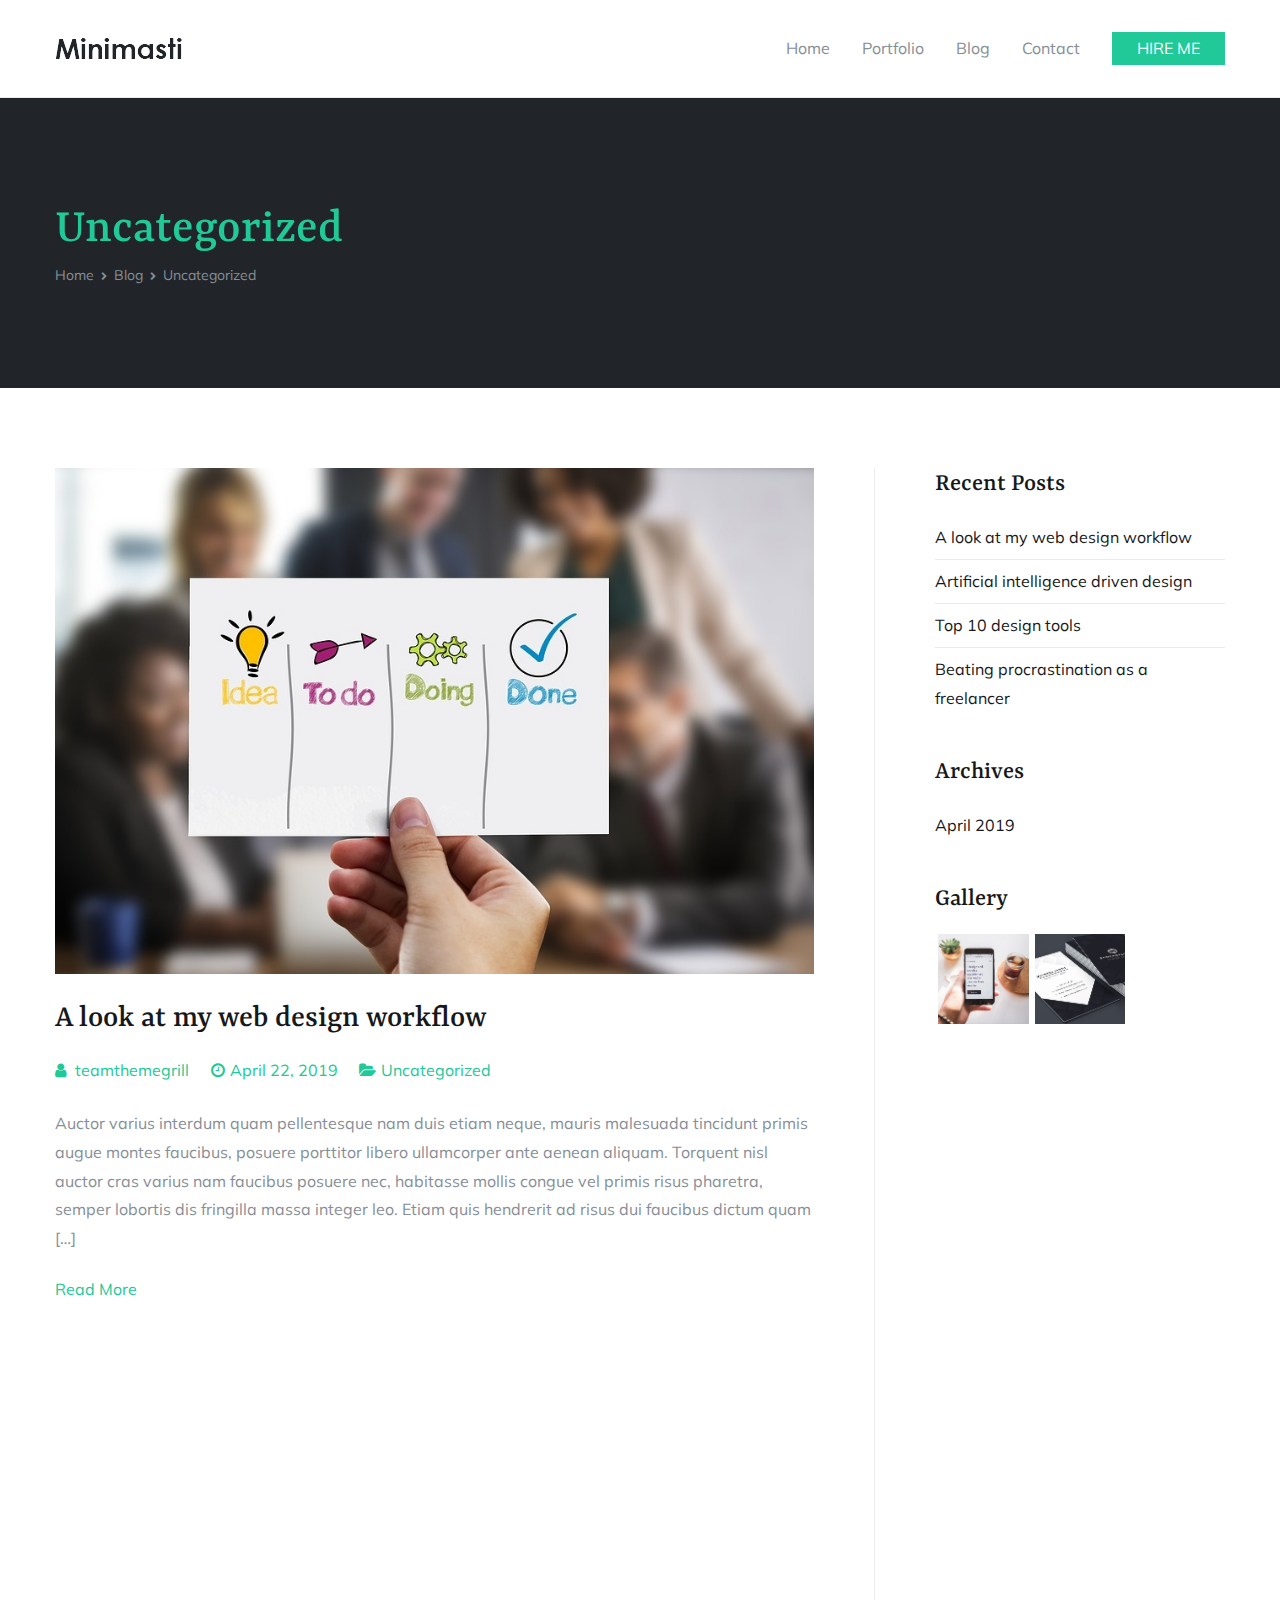
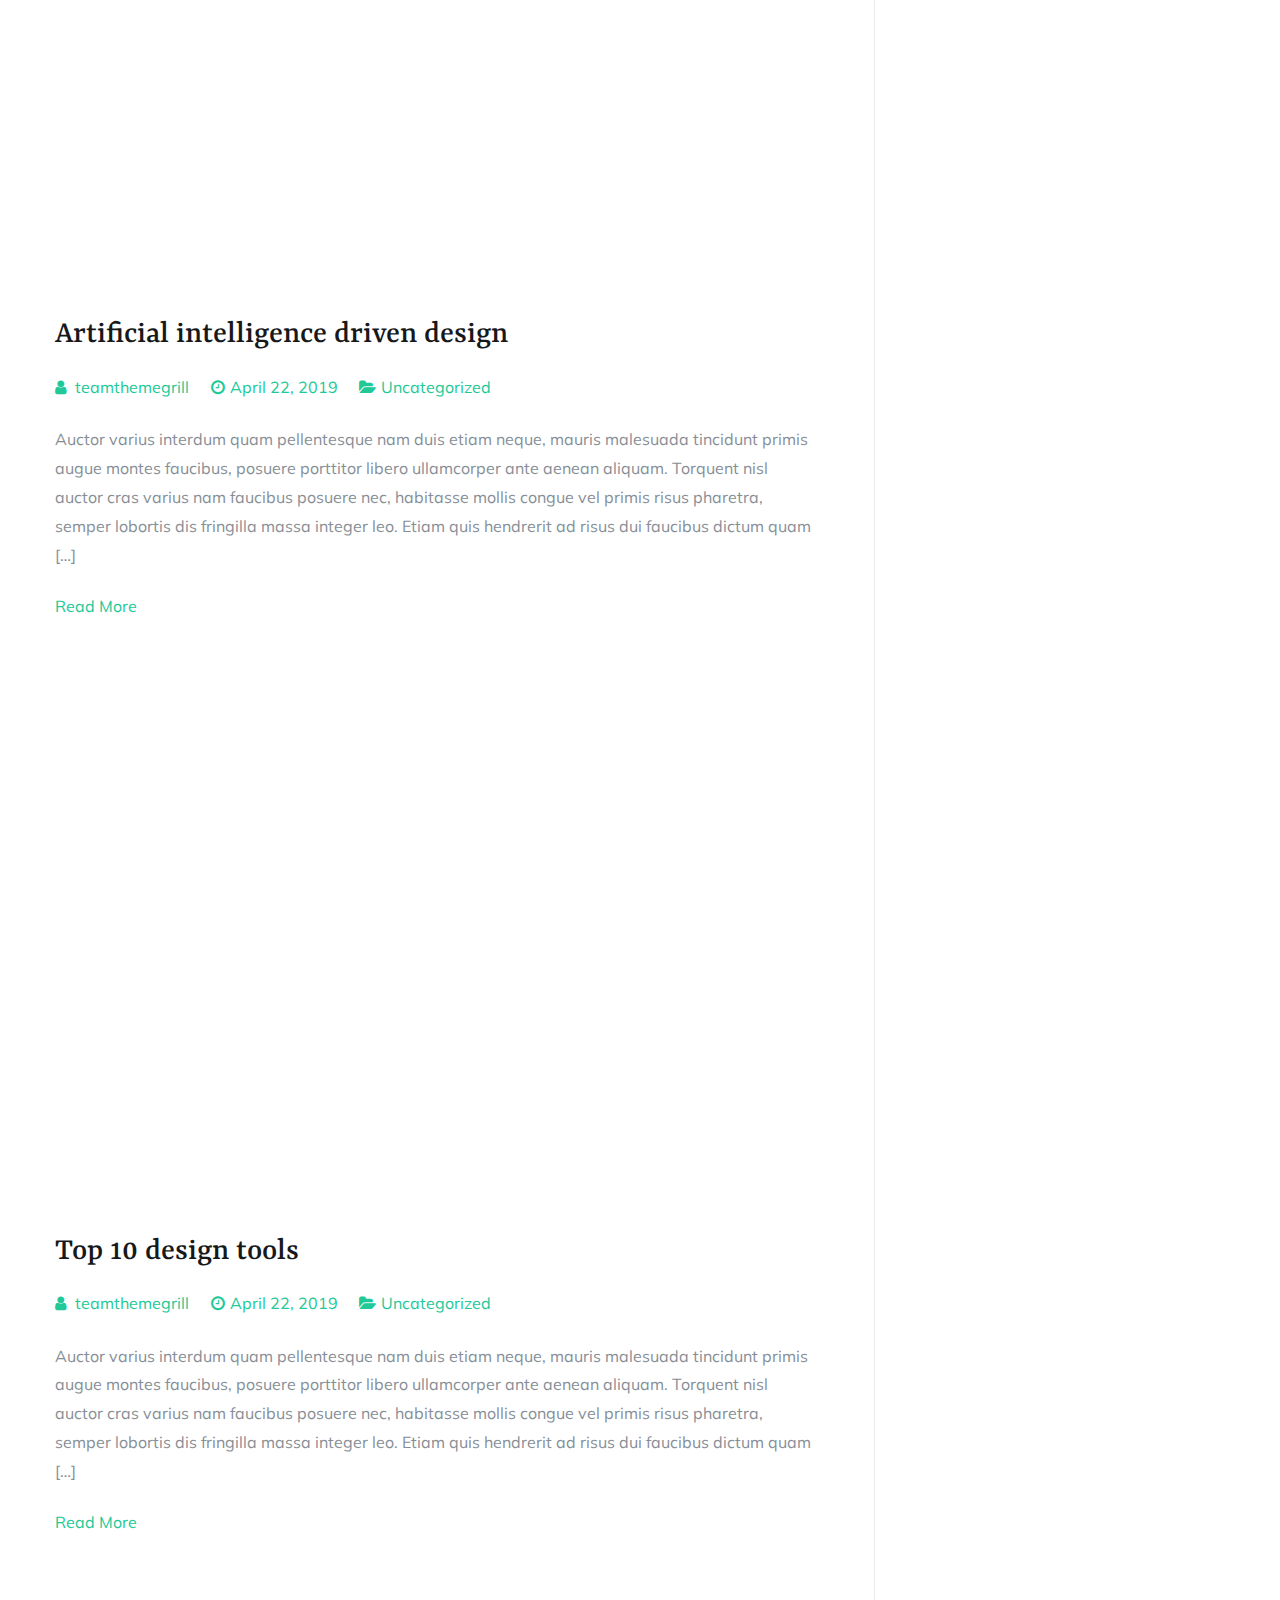
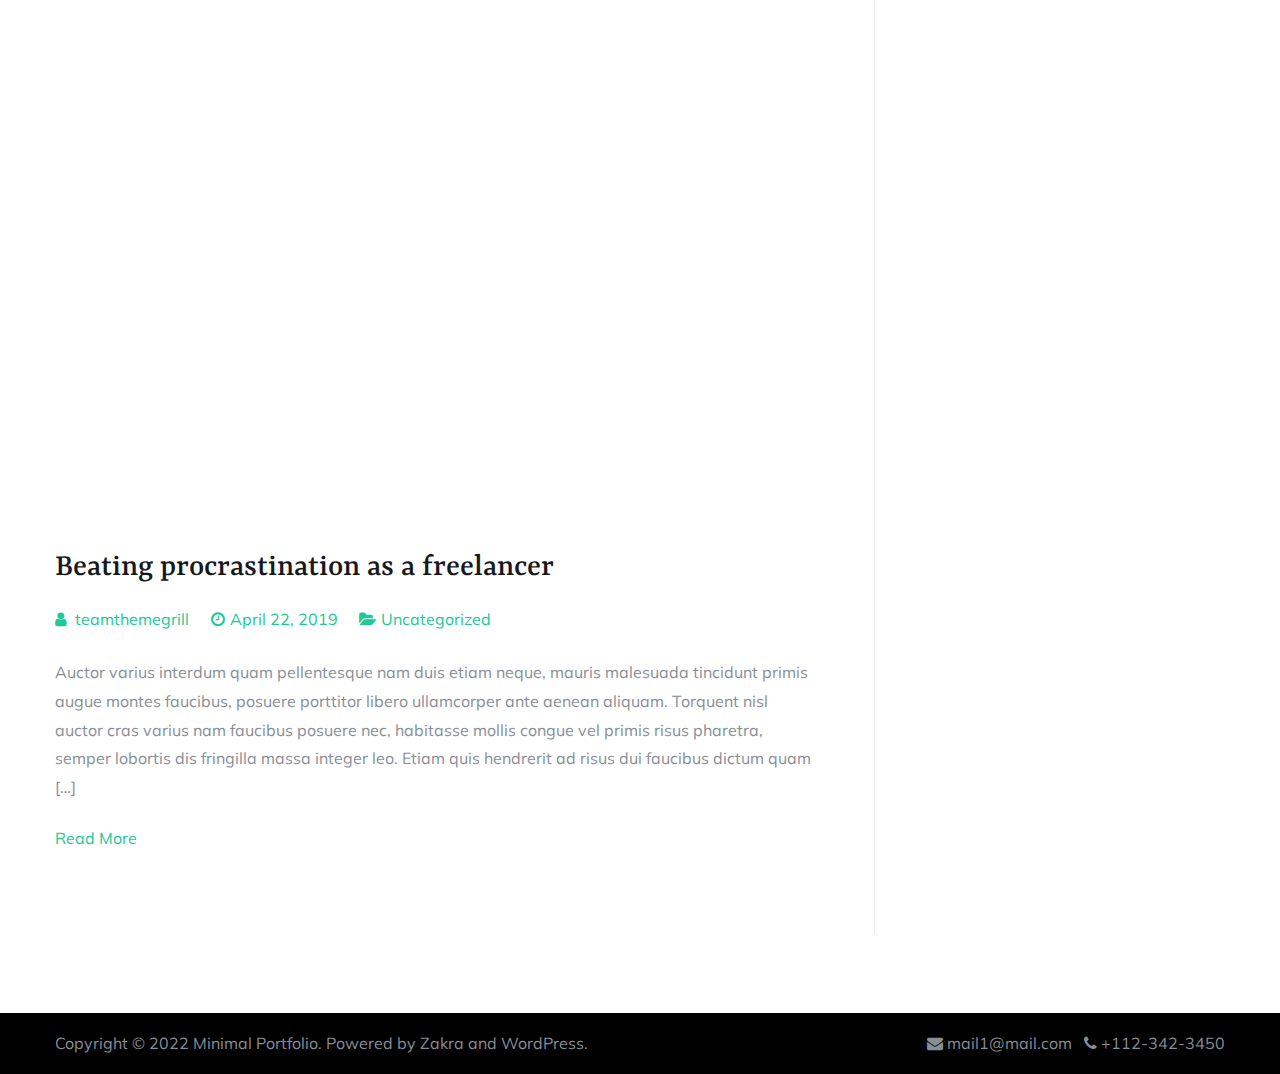
<file: minimal-portfolio/category/uncategorized.html>
<!doctype html>
		<html lang="en-US">
	<head>
	<meta http-equiv="Content-Type" content="text/html; charset=UTF-8"/>
		<meta name="viewport" content="width=device-width, initial-scale=1">
		<link rel="profile" href="https://gmpg.org/xfn/11">
		<title>Uncategorized - Minimal Portfolio</title><link rel="preload" as="style" href="//fonts.googleapis.com/css?family=Muli%3A400%7CRasa%3A400%2C500&#038;display=swap" /><link rel="stylesheet" href="//fonts.googleapis.com/css?family=Muli%3A400%7CRasa%3A400%2C500&#038;display=swap" media="print" onload="this.media='all'" /><noscript><link rel="stylesheet" href="//fonts.googleapis.com/css?family=Muli%3A400%7CRasa%3A400%2C500&#038;display=swap" /></noscript><link rel="stylesheet" href="../../minimal-portfolio/wp-content/cache/min/16/93a75a05c11903468c07e3b29893e761.css" media="all" data-minify="1" />
<meta name='robots' content='max-image-preview:large' />
<link rel='dns-prefetch' href='//fonts.googleapis.com' />
<link href='https://fonts.gstatic.com' crossorigin rel='preconnect' />
<link rel="alternate" type="application/rss+xml" title="Minimal Portfolio &raquo; Feed" href="https://zakrademos.com/minimal-portfolio/feed/" />
<link rel="alternate" type="application/rss+xml" title="Minimal Portfolio &raquo; Uncategorized Category Feed" href="https://zakrademos.com/minimal-portfolio/category/uncategorized/feed/" />
<style type="text/css">
img.wp-smiley,
img.emoji {
	display: inline !important;
	border: none !important;
	box-shadow: none !important;
	height: 1em !important;
	width: 1em !important;
	margin: 0 0.07em !important;
	vertical-align: -0.1em !important;
	background: none !important;
	padding: 0 !important;
}
</style>
<style id='wp-block-library-theme-inline-css' type='text/css'>
.wp-block-audio figcaption{color:#555;font-size:13px;text-align:center}.is-dark-theme .wp-block-audio figcaption{color:hsla(0,0%,100%,.65)}.wp-block-code>code{font-family:Menlo,Consolas,monaco,monospace;color:#1e1e1e;padding:.8em 1em;border:1px solid #ddd;border-radius:4px}.wp-block-embed figcaption{color:#555;font-size:13px;text-align:center}.is-dark-theme .wp-block-embed figcaption{color:hsla(0,0%,100%,.65)}.blocks-gallery-caption{color:#555;font-size:13px;text-align:center}.is-dark-theme .blocks-gallery-caption{color:hsla(0,0%,100%,.65)}.wp-block-image figcaption{color:#555;font-size:13px;text-align:center}.is-dark-theme .wp-block-image figcaption{color:hsla(0,0%,100%,.65)}.wp-block-pullquote{border-top:4px solid;border-bottom:4px solid;margin-bottom:1.75em;color:currentColor}.wp-block-pullquote__citation,.wp-block-pullquote cite,.wp-block-pullquote footer{color:currentColor;text-transform:uppercase;font-size:.8125em;font-style:normal}.wp-block-quote{border-left:.25em solid;margin:0 0 1.75em;padding-left:1em}.wp-block-quote cite,.wp-block-quote footer{color:currentColor;font-size:.8125em;position:relative;font-style:normal}.wp-block-quote.has-text-align-right{border-left:none;border-right:.25em solid;padding-left:0;padding-right:1em}.wp-block-quote.has-text-align-center{border:none;padding-left:0}.wp-block-quote.is-large,.wp-block-quote.is-style-large,.wp-block-quote.is-style-plain{border:none}.wp-block-search .wp-block-search__label{font-weight:700}.wp-block-group:where(.has-background){padding:1.25em 2.375em}.wp-block-separator{border:none;border-bottom:2px solid;margin-left:auto;margin-right:auto;opacity:.4}.wp-block-separator:not(.is-style-wide):not(.is-style-dots){width:100px}.wp-block-separator.has-background:not(.is-style-dots){border-bottom:none;height:1px}.wp-block-separator.has-background:not(.is-style-wide):not(.is-style-dots){height:2px}.wp-block-table thead{border-bottom:3px solid}.wp-block-table tfoot{border-top:3px solid}.wp-block-table td,.wp-block-table th{padding:.5em;border:1px solid;word-break:normal}.wp-block-table figcaption{color:#555;font-size:13px;text-align:center}.is-dark-theme .wp-block-table figcaption{color:hsla(0,0%,100%,.65)}.wp-block-video figcaption{color:#555;font-size:13px;text-align:center}.is-dark-theme .wp-block-video figcaption{color:hsla(0,0%,100%,.65)}.wp-block-template-part.has-background{padding:1.25em 2.375em;margin-top:0;margin-bottom:0}
</style>
<style id='global-styles-inline-css' type='text/css'>
body{--wp--preset--color--black: #000000;--wp--preset--color--cyan-bluish-gray: #abb8c3;--wp--preset--color--white: #ffffff;--wp--preset--color--pale-pink: #f78da7;--wp--preset--color--vivid-red: #cf2e2e;--wp--preset--color--luminous-vivid-orange: #ff6900;--wp--preset--color--luminous-vivid-amber: #fcb900;--wp--preset--color--light-green-cyan: #7bdcb5;--wp--preset--color--vivid-green-cyan: #00d084;--wp--preset--color--pale-cyan-blue: #8ed1fc;--wp--preset--color--vivid-cyan-blue: #0693e3;--wp--preset--color--vivid-purple: #9b51e0;--wp--preset--gradient--vivid-cyan-blue-to-vivid-purple: linear-gradient(135deg,rgba(6,147,227,1) 0%,rgb(155,81,224) 100%);--wp--preset--gradient--light-green-cyan-to-vivid-green-cyan: linear-gradient(135deg,rgb(122,220,180) 0%,rgb(0,208,130) 100%);--wp--preset--gradient--luminous-vivid-amber-to-luminous-vivid-orange: linear-gradient(135deg,rgba(252,185,0,1) 0%,rgba(255,105,0,1) 100%);--wp--preset--gradient--luminous-vivid-orange-to-vivid-red: linear-gradient(135deg,rgba(255,105,0,1) 0%,rgb(207,46,46) 100%);--wp--preset--gradient--very-light-gray-to-cyan-bluish-gray: linear-gradient(135deg,rgb(238,238,238) 0%,rgb(169,184,195) 100%);--wp--preset--gradient--cool-to-warm-spectrum: linear-gradient(135deg,rgb(74,234,220) 0%,rgb(151,120,209) 20%,rgb(207,42,186) 40%,rgb(238,44,130) 60%,rgb(251,105,98) 80%,rgb(254,248,76) 100%);--wp--preset--gradient--blush-light-purple: linear-gradient(135deg,rgb(255,206,236) 0%,rgb(152,150,240) 100%);--wp--preset--gradient--blush-bordeaux: linear-gradient(135deg,rgb(254,205,165) 0%,rgb(254,45,45) 50%,rgb(107,0,62) 100%);--wp--preset--gradient--luminous-dusk: linear-gradient(135deg,rgb(255,203,112) 0%,rgb(199,81,192) 50%,rgb(65,88,208) 100%);--wp--preset--gradient--pale-ocean: linear-gradient(135deg,rgb(255,245,203) 0%,rgb(182,227,212) 50%,rgb(51,167,181) 100%);--wp--preset--gradient--electric-grass: linear-gradient(135deg,rgb(202,248,128) 0%,rgb(113,206,126) 100%);--wp--preset--gradient--midnight: linear-gradient(135deg,rgb(2,3,129) 0%,rgb(40,116,252) 100%);--wp--preset--duotone--dark-grayscale: url('#wp-duotone-dark-grayscale');--wp--preset--duotone--grayscale: url('#wp-duotone-grayscale');--wp--preset--duotone--purple-yellow: url('#wp-duotone-purple-yellow');--wp--preset--duotone--blue-red: url('#wp-duotone-blue-red');--wp--preset--duotone--midnight: url('#wp-duotone-midnight');--wp--preset--duotone--magenta-yellow: url('#wp-duotone-magenta-yellow');--wp--preset--duotone--purple-green: url('#wp-duotone-purple-green');--wp--preset--duotone--blue-orange: url('#wp-duotone-blue-orange');--wp--preset--font-size--small: 13px;--wp--preset--font-size--medium: 20px;--wp--preset--font-size--large: 36px;--wp--preset--font-size--x-large: 42px;}.has-black-color{color: var(--wp--preset--color--black) !important;}.has-cyan-bluish-gray-color{color: var(--wp--preset--color--cyan-bluish-gray) !important;}.has-white-color{color: var(--wp--preset--color--white) !important;}.has-pale-pink-color{color: var(--wp--preset--color--pale-pink) !important;}.has-vivid-red-color{color: var(--wp--preset--color--vivid-red) !important;}.has-luminous-vivid-orange-color{color: var(--wp--preset--color--luminous-vivid-orange) !important;}.has-luminous-vivid-amber-color{color: var(--wp--preset--color--luminous-vivid-amber) !important;}.has-light-green-cyan-color{color: var(--wp--preset--color--light-green-cyan) !important;}.has-vivid-green-cyan-color{color: var(--wp--preset--color--vivid-green-cyan) !important;}.has-pale-cyan-blue-color{color: var(--wp--preset--color--pale-cyan-blue) !important;}.has-vivid-cyan-blue-color{color: var(--wp--preset--color--vivid-cyan-blue) !important;}.has-vivid-purple-color{color: var(--wp--preset--color--vivid-purple) !important;}.has-black-background-color{background-color: var(--wp--preset--color--black) !important;}.has-cyan-bluish-gray-background-color{background-color: var(--wp--preset--color--cyan-bluish-gray) !important;}.has-white-background-color{background-color: var(--wp--preset--color--white) !important;}.has-pale-pink-background-color{background-color: var(--wp--preset--color--pale-pink) !important;}.has-vivid-red-background-color{background-color: var(--wp--preset--color--vivid-red) !important;}.has-luminous-vivid-orange-background-color{background-color: var(--wp--preset--color--luminous-vivid-orange) !important;}.has-luminous-vivid-amber-background-color{background-color: var(--wp--preset--color--luminous-vivid-amber) !important;}.has-light-green-cyan-background-color{background-color: var(--wp--preset--color--light-green-cyan) !important;}.has-vivid-green-cyan-background-color{background-color: var(--wp--preset--color--vivid-green-cyan) !important;}.has-pale-cyan-blue-background-color{background-color: var(--wp--preset--color--pale-cyan-blue) !important;}.has-vivid-cyan-blue-background-color{background-color: var(--wp--preset--color--vivid-cyan-blue) !important;}.has-vivid-purple-background-color{background-color: var(--wp--preset--color--vivid-purple) !important;}.has-black-border-color{border-color: var(--wp--preset--color--black) !important;}.has-cyan-bluish-gray-border-color{border-color: var(--wp--preset--color--cyan-bluish-gray) !important;}.has-white-border-color{border-color: var(--wp--preset--color--white) !important;}.has-pale-pink-border-color{border-color: var(--wp--preset--color--pale-pink) !important;}.has-vivid-red-border-color{border-color: var(--wp--preset--color--vivid-red) !important;}.has-luminous-vivid-orange-border-color{border-color: var(--wp--preset--color--luminous-vivid-orange) !important;}.has-luminous-vivid-amber-border-color{border-color: var(--wp--preset--color--luminous-vivid-amber) !important;}.has-light-green-cyan-border-color{border-color: var(--wp--preset--color--light-green-cyan) !important;}.has-vivid-green-cyan-border-color{border-color: var(--wp--preset--color--vivid-green-cyan) !important;}.has-pale-cyan-blue-border-color{border-color: var(--wp--preset--color--pale-cyan-blue) !important;}.has-vivid-cyan-blue-border-color{border-color: var(--wp--preset--color--vivid-cyan-blue) !important;}.has-vivid-purple-border-color{border-color: var(--wp--preset--color--vivid-purple) !important;}.has-vivid-cyan-blue-to-vivid-purple-gradient-background{background: var(--wp--preset--gradient--vivid-cyan-blue-to-vivid-purple) !important;}.has-light-green-cyan-to-vivid-green-cyan-gradient-background{background: var(--wp--preset--gradient--light-green-cyan-to-vivid-green-cyan) !important;}.has-luminous-vivid-amber-to-luminous-vivid-orange-gradient-background{background: var(--wp--preset--gradient--luminous-vivid-amber-to-luminous-vivid-orange) !important;}.has-luminous-vivid-orange-to-vivid-red-gradient-background{background: var(--wp--preset--gradient--luminous-vivid-orange-to-vivid-red) !important;}.has-very-light-gray-to-cyan-bluish-gray-gradient-background{background: var(--wp--preset--gradient--very-light-gray-to-cyan-bluish-gray) !important;}.has-cool-to-warm-spectrum-gradient-background{background: var(--wp--preset--gradient--cool-to-warm-spectrum) !important;}.has-blush-light-purple-gradient-background{background: var(--wp--preset--gradient--blush-light-purple) !important;}.has-blush-bordeaux-gradient-background{background: var(--wp--preset--gradient--blush-bordeaux) !important;}.has-luminous-dusk-gradient-background{background: var(--wp--preset--gradient--luminous-dusk) !important;}.has-pale-ocean-gradient-background{background: var(--wp--preset--gradient--pale-ocean) !important;}.has-electric-grass-gradient-background{background: var(--wp--preset--gradient--electric-grass) !important;}.has-midnight-gradient-background{background: var(--wp--preset--gradient--midnight) !important;}.has-small-font-size{font-size: var(--wp--preset--font-size--small) !important;}.has-medium-font-size{font-size: var(--wp--preset--font-size--medium) !important;}.has-large-font-size{font-size: var(--wp--preset--font-size--large) !important;}.has-x-large-font-size{font-size: var(--wp--preset--font-size--x-large) !important;}
</style>
<style id='zakra-style-inline-css' type='text/css'>
@media screen and (min-width:1200px){.tg-container{max-width:1170px;}}a:hover, a:focus, .tg-primary-menu > div ul li:hover > a,  .tg-primary-menu > div ul li.current_page_item > a, .tg-primary-menu > div ul li.current-menu-item > a,  .tg-mobile-navigation > div ul li.current_page_item > a, .tg-mobile-navigation > div ul li.current-menu-item > a,  .entry-content a,  .tg-meta-style-two .entry-meta span, .tg-meta-style-two .entry-meta a{color:#20c997;}.tg-primary-menu.tg-primary-menu--style-underline > div > ul > li.current_page_item > a::before, .tg-primary-menu.tg-primary-menu--style-underline > div > ul > li.current-menu-item > a::before, .tg-primary-menu.tg-primary-menu--style-left-border > div > ul > li.current_page_item > a::before, .tg-primary-menu.tg-primary-menu--style-left-border > div > ul > li.current-menu-item > a::before, .tg-primary-menu.tg-primary-menu--style-right-border > div > ul > li.current_page_item > a::before, .tg-primary-menu.tg-primary-menu--style-right-border > div > ul > li.current-menu-item > a::before, .tg-scroll-to-top:hover, button, input[type="button"], input[type="reset"], input[type="submit"], .tg-primary-menu > div ul li.tg-header-button-wrap a{background-color:#20c997;}body{color:#868e96;}body{font-family:Muli;font-weight:400;font-size:16px;}h1, h2, h3, h4, h5, h6{font-family:Rasa;font-weight:400;}h1{font-weight:500;}h2{font-weight:500;}h3{font-weight:500;}h4{font-weight:500;}h5{font-weight:500;}h6{font-weight:500;}button, input[type="button"], input[type="reset"], input[type="submit"], #infinite-handle span{background-color:#20c997;}button:hover, input[type="button"]:hover, input[type="reset"]:hover, input[type="submit"]:hover, #infinite-handle span:hover{background-color:#1cb487;}.tg-site-header .tg-site-header-top{background-size:contain;}.tg-site-header, .tg-container--separate .tg-site-header{background-size:contain;}.main-navigation.tg-primary-menu > div ul li.tg-header-button-wrap a{padding-top:2px;padding-right:25px;padding-bottom:2px;padding-left:25px;}.main-navigation.tg-primary-menu > div ul li.tg-header-button-wrap a{background-color:#20c997;}.main-navigation.tg-primary-menu > div ul li.tg-header-button-wrap a:hover{background-color:#1cb487;}.tg-primary-menu > div > ul li:not(.tg-header-button-wrap) a{color:#868e96;}.tg-page-header{padding-top:100px;padding-bottom:100px;}.tg-page-header .breadcrumb-trail ul li{font-size:14px;}.tg-page-header .tg-page-header__title, .tg-page-content__title{color:#20c997;}.tg-page-header, .tg-container--separate .tg-page-header{background-color:#212529;background-position:center center;background-size:contain;}.tg-page-header .breadcrumb-trail ul li{color:#868e96;}.tg-page-header .breadcrumb-trail ul li::after{color:#868e96;}.tg-page-header .breadcrumb-trail ul li a{color:#868e96;}.tg-page-header .breadcrumb-trail ul li a:hover {color:#20c997;}.tg-page-header .tg-page-header__title, .tg-page-content__title{font-weight:500;font-size:50px;}.widget .widget-title{font-family:Rasa;font-weight:500;font-size:1.6em;}.tg-site-footer .tg-site-footer-widgets{border-top-width:0px;}.tg-site-footer .tg-site-footer-bar{background-color:#000000;}.tg-site-footer .tg-site-footer-bar{color:#868e96;}.tg-site-footer .tg-site-footer-bar a{color:#868e96;}.tg-site-footer .tg-site-footer-bar a:hover, .tg-site-footer .tg-site-footer-bar a:focus{color:#20c997;}
</style>
<style id='rocket-lazyload-inline-css' type='text/css'>
.rll-youtube-player{position:relative;padding-bottom:56.23%;height:0;overflow:hidden;max-width:100%;}.rll-youtube-player:focus-within{outline: 2px solid currentColor;outline-offset: 5px;}.rll-youtube-player iframe{position:absolute;top:0;left:0;width:100%;height:100%;z-index:100;background:0 0}.rll-youtube-player img{bottom:0;display:block;left:0;margin:auto;max-width:100%;width:100%;position:absolute;right:0;top:0;border:none;height:auto;-webkit-transition:.4s all;-moz-transition:.4s all;transition:.4s all}.rll-youtube-player img:hover{-webkit-filter:brightness(75%)}.rll-youtube-player .play{height:100%;width:100%;left:0;top:0;position:absolute;background:url(../../minimal-portfolio/wp-content/plugins/wp-rocket/assets/img/youtube.png) no-repeat center;background-color: transparent !important;cursor:pointer;border:none;}
</style>
<link rel="https://api.w.org/" href="https://zakrademos.com/minimal-portfolio/wp-json/" /><link rel="alternate" type="application/json" href="https://zakrademos.com/minimal-portfolio/wp-json/wp/v2/categories/1" /><link rel="EditURI" type="application/rsd+xml" title="RSD" href="https://zakrademos.com/minimal-portfolio/xmlrpc.php?rsd" />
<link rel="wlwmanifest" type="application/wlwmanifest+xml" href="https://zakrademos.com/minimal-portfolio/wp-includes/wlwmanifest.xml" /> 
<meta name="generator" content="WordPress 5.9.3" />
<meta name="generator" content="Everest Forms 1.8.3" />
		<style type="text/css">
						.site-title,
			.site-description {
				position: absolute;
				clip: rect(1px, 1px, 1px, 1px);
			}
						</style>
		<link rel="icon" href="../../minimal-portfolio/wp-content/uploads/sites/16/2020/07/zakra.png" sizes="32x32" />
<link rel="icon" href="../../minimal-portfolio/wp-content/uploads/sites/16/2020/07/zakra.png" sizes="192x192" />
<link rel="apple-touch-icon" href="../../minimal-portfolio/wp-content/uploads/sites/16/2020/07/zakra.png" />
<meta name="msapplication-TileImage" content="../../minimal-portfolio/wp-content/uploads/sites/16/2020/07/zakra.png" />
		<style type="text/css" id="wp-custom-css">
			.everest-forms .evf-minimal-portfolio .evf-field-container .evf-frontend-row input,
.everest-forms .evf-field-container .evf-frontend-row textarea {
    padding: 16px 24px;
    border-color: #CCC;
    border-radius: 0;
    background-color: #FFF;
}
.everest-forms .evf-field-container .evf-frontend-row textarea {
    height: 150px;
}
.everest-forms .evf-minimal-portfolio button[type=submit] {
    padding: 17px 40px;
    color: #fff;
    background-color: #20c997;
    border: none;
    border-radius: 0;
    transition: 0.5s all;
    font-weight: 800;    
}
.everest-forms .evf-minimal-portfolio button[type=submit]:hover {
    background-color: #1cb487;
}
.everest-forms .evf-minimal-portfolio .evf-submit-container {
    display: flex;
    justify-content: flex-end;
}
.everest-forms .evf-minimal-portfolio .evf-field-container .evf-frontend-row input:focus {
	border-color: #20c997;
}
.widget .gallery-columns-3 .gallery-item {
    margin: 1%;
    max-width: 31.33%;
}		</style>
		<noscript><style id="rocket-lazyload-nojs-css">.rll-youtube-player, [data-lazy-src]{display:none !important;}</style></noscript>
	</head>
<body data-rsssl=1 class="archive category category-uncategorized category-1 wp-custom-logo everest-forms-no-js hfeed tg-site-layout--right tg-container--wide has-page-header has-breadcrumbs elementor-default elementor-kit-584">
<svg xmlns="http://www.w3.org/2000/svg" viewBox="0 0 0 0" width="0" height="0" focusable="false" role="none" style="visibility: hidden; position: absolute; left: -9999px; overflow: hidden;" ><defs><filter id="wp-duotone-dark-grayscale"><feColorMatrix color-interpolation-filters="sRGB" type="matrix" values=" .299 .587 .114 0 0 .299 .587 .114 0 0 .299 .587 .114 0 0 .299 .587 .114 0 0 " /><feComponentTransfer color-interpolation-filters="sRGB" ><feFuncR type="table" tableValues="0 0.49803921568627" /><feFuncG type="table" tableValues="0 0.49803921568627" /><feFuncB type="table" tableValues="0 0.49803921568627" /><feFuncA type="table" tableValues="1 1" /></feComponentTransfer><feComposite in2="SourceGraphic" operator="in" /></filter></defs></svg><svg xmlns="http://www.w3.org/2000/svg" viewBox="0 0 0 0" width="0" height="0" focusable="false" role="none" style="visibility: hidden; position: absolute; left: -9999px; overflow: hidden;" ><defs><filter id="wp-duotone-grayscale"><feColorMatrix color-interpolation-filters="sRGB" type="matrix" values=" .299 .587 .114 0 0 .299 .587 .114 0 0 .299 .587 .114 0 0 .299 .587 .114 0 0 " /><feComponentTransfer color-interpolation-filters="sRGB" ><feFuncR type="table" tableValues="0 1" /><feFuncG type="table" tableValues="0 1" /><feFuncB type="table" tableValues="0 1" /><feFuncA type="table" tableValues="1 1" /></feComponentTransfer><feComposite in2="SourceGraphic" operator="in" /></filter></defs></svg><svg xmlns="http://www.w3.org/2000/svg" viewBox="0 0 0 0" width="0" height="0" focusable="false" role="none" style="visibility: hidden; position: absolute; left: -9999px; overflow: hidden;" ><defs><filter id="wp-duotone-purple-yellow"><feColorMatrix color-interpolation-filters="sRGB" type="matrix" values=" .299 .587 .114 0 0 .299 .587 .114 0 0 .299 .587 .114 0 0 .299 .587 .114 0 0 " /><feComponentTransfer color-interpolation-filters="sRGB" ><feFuncR type="table" tableValues="0.54901960784314 0.98823529411765" /><feFuncG type="table" tableValues="0 1" /><feFuncB type="table" tableValues="0.71764705882353 0.25490196078431" /><feFuncA type="table" tableValues="1 1" /></feComponentTransfer><feComposite in2="SourceGraphic" operator="in" /></filter></defs></svg><svg xmlns="http://www.w3.org/2000/svg" viewBox="0 0 0 0" width="0" height="0" focusable="false" role="none" style="visibility: hidden; position: absolute; left: -9999px; overflow: hidden;" ><defs><filter id="wp-duotone-blue-red"><feColorMatrix color-interpolation-filters="sRGB" type="matrix" values=" .299 .587 .114 0 0 .299 .587 .114 0 0 .299 .587 .114 0 0 .299 .587 .114 0 0 " /><feComponentTransfer color-interpolation-filters="sRGB" ><feFuncR type="table" tableValues="0 1" /><feFuncG type="table" tableValues="0 0.27843137254902" /><feFuncB type="table" tableValues="0.5921568627451 0.27843137254902" /><feFuncA type="table" tableValues="1 1" /></feComponentTransfer><feComposite in2="SourceGraphic" operator="in" /></filter></defs></svg><svg xmlns="http://www.w3.org/2000/svg" viewBox="0 0 0 0" width="0" height="0" focusable="false" role="none" style="visibility: hidden; position: absolute; left: -9999px; overflow: hidden;" ><defs><filter id="wp-duotone-midnight"><feColorMatrix color-interpolation-filters="sRGB" type="matrix" values=" .299 .587 .114 0 0 .299 .587 .114 0 0 .299 .587 .114 0 0 .299 .587 .114 0 0 " /><feComponentTransfer color-interpolation-filters="sRGB" ><feFuncR type="table" tableValues="0 0" /><feFuncG type="table" tableValues="0 0.64705882352941" /><feFuncB type="table" tableValues="0 1" /><feFuncA type="table" tableValues="1 1" /></feComponentTransfer><feComposite in2="SourceGraphic" operator="in" /></filter></defs></svg><svg xmlns="http://www.w3.org/2000/svg" viewBox="0 0 0 0" width="0" height="0" focusable="false" role="none" style="visibility: hidden; position: absolute; left: -9999px; overflow: hidden;" ><defs><filter id="wp-duotone-magenta-yellow"><feColorMatrix color-interpolation-filters="sRGB" type="matrix" values=" .299 .587 .114 0 0 .299 .587 .114 0 0 .299 .587 .114 0 0 .299 .587 .114 0 0 " /><feComponentTransfer color-interpolation-filters="sRGB" ><feFuncR type="table" tableValues="0.78039215686275 1" /><feFuncG type="table" tableValues="0 0.94901960784314" /><feFuncB type="table" tableValues="0.35294117647059 0.47058823529412" /><feFuncA type="table" tableValues="1 1" /></feComponentTransfer><feComposite in2="SourceGraphic" operator="in" /></filter></defs></svg><svg xmlns="http://www.w3.org/2000/svg" viewBox="0 0 0 0" width="0" height="0" focusable="false" role="none" style="visibility: hidden; position: absolute; left: -9999px; overflow: hidden;" ><defs><filter id="wp-duotone-purple-green"><feColorMatrix color-interpolation-filters="sRGB" type="matrix" values=" .299 .587 .114 0 0 .299 .587 .114 0 0 .299 .587 .114 0 0 .299 .587 .114 0 0 " /><feComponentTransfer color-interpolation-filters="sRGB" ><feFuncR type="table" tableValues="0.65098039215686 0.40392156862745" /><feFuncG type="table" tableValues="0 1" /><feFuncB type="table" tableValues="0.44705882352941 0.4" /><feFuncA type="table" tableValues="1 1" /></feComponentTransfer><feComposite in2="SourceGraphic" operator="in" /></filter></defs></svg><svg xmlns="http://www.w3.org/2000/svg" viewBox="0 0 0 0" width="0" height="0" focusable="false" role="none" style="visibility: hidden; position: absolute; left: -9999px; overflow: hidden;" ><defs><filter id="wp-duotone-blue-orange"><feColorMatrix color-interpolation-filters="sRGB" type="matrix" values=" .299 .587 .114 0 0 .299 .587 .114 0 0 .299 .587 .114 0 0 .299 .587 .114 0 0 " /><feComponentTransfer color-interpolation-filters="sRGB" ><feFuncR type="table" tableValues="0.098039215686275 1" /><feFuncG type="table" tableValues="0 0.66274509803922" /><feFuncB type="table" tableValues="0.84705882352941 0.41960784313725" /><feFuncA type="table" tableValues="1 1" /></feComponentTransfer><feComposite in2="SourceGraphic" operator="in" /></filter></defs></svg>
		<div id="page" class="site tg-site">
				<a class="skip-link screen-reader-text" href="#content">Skip to content</a>
		<header id="masthead" class="site-header tg-site-header tg-site-header--left">
		<div class="tg-site-header-bottom">
			<div class="tg-header-container tg-container tg-container--flex tg-container--flex-center tg-container--flex-space-between">
			<div class="tg-block tg-block--one">
						<div class="site-branding">
			<a href="../../minimal-portfolio.html" class="custom-logo-link" rel="home"><img width="127" height="21" src="data:image/svg+xml,%3Csvg%20xmlns='http://www.w3.org/2000/svg'%20viewBox='0%200%20127%2021'%3E%3C/svg%3E" class="custom-logo" alt="Minimal Portfolio" data-lazy-src="../../minimal-portfolio/wp-content/uploads/sites/16/2019/04/logo.png" /><noscript><img width="127" height="21" src="../../minimal-portfolio/wp-content/uploads/sites/16/2019/04/logo.png" class="custom-logo" alt="Minimal Portfolio" /></noscript></a>			<div class="site-info-wrap">
									<p class="site-title">
						<a href="../../minimal-portfolio.html" rel="home">Minimal Portfolio</a>
					</p>
										<p class="site-description">Just another Zakra Demos site</p>
							</div>
		</div><!-- .site-branding -->
			</div> <!-- /.tg-site-header__block--one -->
			<div class="tg-block tg-block--two">
						<nav id="site-navigation" class="main-navigation tg-primary-menu tg-primary-menu--style-none">
			<div class="menu"><ul id="primary-menu" class="menu-primary"><li id="menu-item-561" class="menu-item menu-item-type-post_type menu-item-object-page menu-item-home menu-item-561"><a title="
						" href="../../minimal-portfolio.html">Home</a></li>
<li id="menu-item-558" class="menu-item menu-item-type-post_type menu-item-object-page menu-item-558"><a title="
						" href="../../index.html">Portfolio</a></li>
<li id="menu-item-559" class="menu-item menu-item-type-post_type menu-item-object-page current_page_parent menu-item-559"><a title="
						" href="../../minimal-portfolio/blog.html">Blog</a></li>
<li id="menu-item-560" class="menu-item menu-item-type-post_type menu-item-object-page menu-item-560"><a title="
						" href="../../minimal-portfolio/contact.html">Contact</a></li>
<li class="menu-item tg-header-button-wrap"><a href="">HIRE ME</a></li></ul></div>		</nav><!-- #site-navigation -->
				<nav id="header-action" class="tg-header-action">
			<ul class="tg-header-action-list">
				<li class="tg-header-action__item tg-mobile-toggle" >
										<button aria-label="Primary Menu" >
						<i class="tg-icon tg-icon-bars"></i>
					</button>
				</li><!-- /.tg-mobile-toggle -->
			</ul><!-- /.zakra-header-action-list -->
		</nav><!-- #header-action -->
				<nav id="mobile-navigation" class="tg-mobile-navigation"
			>
			<div class="menu-main-menu-container"><ul id="mobile-primary-menu" class="menu"><li class="menu-item menu-item-type-post_type menu-item-object-page menu-item-home menu-item-561"><a title="
						" href="../../minimal-portfolio.html">Home</a></li>
<li class="menu-item menu-item-type-post_type menu-item-object-page menu-item-558"><a title="
						" href="../../index.html">Portfolio</a></li>
<li class="menu-item menu-item-type-post_type menu-item-object-page current_page_parent menu-item-559"><a title="
						" href="../../minimal-portfolio/blog.html">Blog</a></li>
<li class="menu-item menu-item-type-post_type menu-item-object-page menu-item-560"><a title="
						" href="../../minimal-portfolio/contact.html">Contact</a></li>
<li class="menu-item tg-header-button-wrap"><a href="">HIRE ME</a></li></ul></div>
		</nav><!-- /#mobile-navigation-->
			</div> <!-- /.tg-site-header__block-two -->
		</div>
		<!-- /.tg-container -->
		</div>
		<!-- /.tg-site-header-bottom -->
		</header><!-- #masthead -->
		<main id="main" class="site-main">
		<header class="tg-page-header tg-page-header--both-left">
			<div class="tg-container tg-container--flex tg-container--flex-center tg-container--flex-space-between">
				<h1 class="tg-page-header__title">Uncategorized</h1>
				<nav role="navigation" aria-label="Breadcrumbs" class="breadcrumb-trail breadcrumbs" itemprop="breadcrumb"><ul class="trail-items" itemscope itemtype="http://schema.org/BreadcrumbList"><meta name="numberOfItems" content="3" /><meta name="itemListOrder" content="Ascending" /><li itemprop="itemListElement" itemscope itemtype="http://schema.org/ListItem" class="trail-item"><a href="../../minimal-portfolio.html" rel="home" itemprop="item"><span itemprop="name">Home</span></a><meta itemprop="position" content="1" /></li><li itemprop="itemListElement" itemscope itemtype="http://schema.org/ListItem" class="trail-item"><a href="../../minimal-portfolio/blog.html" itemprop="item"><span itemprop="name">Blog</span></a><meta itemprop="position" content="2" /></li><li class="trail-item trail-end"><span>Uncategorized</span></li></ul></nav>			</div>
		</header>
		<!-- /.page-header -->
				<div id="content" class="site-content">
			<div class="tg-container tg-container--flex tg-container--flex-space-between">
	<div id="primary" class="content-area">
			<header class="page-header">
							</header><!-- .page-header -->
<article id="post-461" class="tg-meta-style-two post-461 post type-post status-publish format-standard has-post-thumbnail hentry category-uncategorized zakra-article">
			<a class="post-thumbnail" href="../../minimal-portfolio/2019/04/22/a-look-at-my-web-design-workflow.html" aria-hidden="true">
				<img width="900" height="600" src="data:image/svg+xml,%3Csvg%20xmlns='http://www.w3.org/2000/svg'%20viewBox='0%200%20900%20600'%3E%3C/svg%3E" class="attachment-post-thumbnail size-post-thumbnail wp-post-image" alt="A look at my web design workflow" data-lazy-srcset="../../minimal-portfolio/wp-content/uploads/sites/16/2019/04/design-workflow.jpg 900w, ../../minimal-portfolio/wp-content/uploads/sites/16/2019/04/design-workflow-300x200.jpg 300w, ../../minimal-portfolio/wp-content/uploads/sites/16/2019/04/design-workflow-768x512.jpg 768w" data-lazy-sizes="(max-width: 900px) 100vw, 900px" data-lazy-src="../../minimal-portfolio/wp-content/uploads/sites/16/2019/04/design-workflow.jpg" /><noscript><img width="900" height="600" src="../../minimal-portfolio/wp-content/uploads/sites/16/2019/04/design-workflow.jpg" class="attachment-post-thumbnail size-post-thumbnail wp-post-image" alt="A look at my web design workflow" srcset="../../minimal-portfolio/wp-content/uploads/sites/16/2019/04/design-workflow.jpg 900w, ../../minimal-portfolio/wp-content/uploads/sites/16/2019/04/design-workflow-300x200.jpg 300w, ../../minimal-portfolio/wp-content/uploads/sites/16/2019/04/design-workflow-768x512.jpg 768w" sizes="(max-width: 900px) 100vw, 900px" /></noscript>			</a>
					<header class="entry-header">
			<h2 class="entry-title"><a href="../../minimal-portfolio/2019/04/22/a-look-at-my-web-design-workflow.html" rel="bookmark">A look at my web design workflow</a></h2>		</header><!-- .entry-header -->
			<div class="entry-meta">
			<span class="byline"> <span class="author vcard"><a class="url fn n" href="../../minimal-portfolio/author/teamthemegrill.html">teamthemegrill</a></span></span><span class="posted-on"><a href="../../minimal-portfolio/2019/04/22/a-look-at-my-web-design-workflow.html" rel="bookmark"><time class="entry-date published updated" datetime="2019-04-22T08:59:16+00:00">April 22, 2019</time></a></span><span class="cat-links"><a href="../../minimal-portfolio/category/uncategorized.html" rel="category tag">Uncategorized</a></span>		</div><!-- .entry-meta -->
			<div class="entry-content">
			<p>Auctor varius interdum quam pellentesque nam duis etiam neque, mauris malesuada tincidunt primis augue montes faucibus, posuere porttitor libero ullamcorper ante aenean aliquam. Torquent nisl auctor cras varius nam faucibus posuere nec, habitasse mollis congue vel primis risus pharetra, semper lobortis dis fringilla massa integer leo. Etiam quis hendrerit ad risus dui faucibus dictum quam [&hellip;]</p>
		<div class="
			tg-read-more-wrapper clearfix			tg-text-align--left			"
		>
			<a href="../../minimal-portfolio/2019/04/22/a-look-at-my-web-design-workflow.html" class="tg-read-more">
				Read More</a>
		</div>
				</div><!-- .entry-content -->
</article><!-- #post-461 -->
<article id="post-447" class="tg-meta-style-two post-447 post type-post status-publish format-standard has-post-thumbnail hentry category-uncategorized zakra-article">
			<a class="post-thumbnail" href="../../minimal-portfolio/2019/04/22/artificial-intelligence-driven-design.html" aria-hidden="true">
				<img width="900" height="600" src="data:image/svg+xml,%3Csvg%20xmlns='http://www.w3.org/2000/svg'%20viewBox='0%200%20900%20600'%3E%3C/svg%3E" class="attachment-post-thumbnail size-post-thumbnail wp-post-image" alt="Artificial intelligence driven design" loading="lazy" data-lazy-srcset="../../minimal-portfolio/wp-content/uploads/sites/16/2019/04/artificial-intelligence.jpg 900w, ../../minimal-portfolio/wp-content/uploads/sites/16/2019/04/artificial-intelligence-300x200.jpg 300w, ../../minimal-portfolio/wp-content/uploads/sites/16/2019/04/artificial-intelligence-768x512.jpg 768w" data-lazy-sizes="(max-width: 900px) 100vw, 900px" data-lazy-src="../../minimal-portfolio/wp-content/uploads/sites/16/2019/04/artificial-intelligence.jpg" /><noscript><img width="900" height="600" src="../../minimal-portfolio/wp-content/uploads/sites/16/2019/04/artificial-intelligence.jpg" class="attachment-post-thumbnail size-post-thumbnail wp-post-image" alt="Artificial intelligence driven design" loading="lazy" srcset="../../minimal-portfolio/wp-content/uploads/sites/16/2019/04/artificial-intelligence.jpg 900w, ../../minimal-portfolio/wp-content/uploads/sites/16/2019/04/artificial-intelligence-300x200.jpg 300w, ../../minimal-portfolio/wp-content/uploads/sites/16/2019/04/artificial-intelligence-768x512.jpg 768w" sizes="(max-width: 900px) 100vw, 900px" /></noscript>			</a>
					<header class="entry-header">
			<h2 class="entry-title"><a href="../../minimal-portfolio/2019/04/22/artificial-intelligence-driven-design.html" rel="bookmark">Artificial intelligence driven design</a></h2>		</header><!-- .entry-header -->
			<div class="entry-meta">
			<span class="byline"> <span class="author vcard"><a class="url fn n" href="../../minimal-portfolio/author/teamthemegrill.html">teamthemegrill</a></span></span><span class="posted-on"><a href="../../minimal-portfolio/2019/04/22/artificial-intelligence-driven-design.html" rel="bookmark"><time class="entry-date published updated" datetime="2019-04-22T08:38:32+00:00">April 22, 2019</time></a></span><span class="cat-links"><a href="../../minimal-portfolio/category/uncategorized.html" rel="category tag">Uncategorized</a></span>		</div><!-- .entry-meta -->
			<div class="entry-content">
			<p>Auctor varius interdum quam pellentesque nam duis etiam neque, mauris malesuada tincidunt primis augue montes faucibus, posuere porttitor libero ullamcorper ante aenean aliquam. Torquent nisl auctor cras varius nam faucibus posuere nec, habitasse mollis congue vel primis risus pharetra, semper lobortis dis fringilla massa integer leo. Etiam quis hendrerit ad risus dui faucibus dictum quam [&hellip;]</p>
		<div class="
			tg-read-more-wrapper clearfix			tg-text-align--left			"
		>
			<a href="../../minimal-portfolio/2019/04/22/artificial-intelligence-driven-design.html" class="tg-read-more">
				Read More</a>
		</div>
				</div><!-- .entry-content -->
</article><!-- #post-447 -->
<article id="post-444" class="tg-meta-style-two post-444 post type-post status-publish format-standard has-post-thumbnail hentry category-uncategorized zakra-article">
			<a class="post-thumbnail" href="../../minimal-portfolio/2019/04/22/top-10-design-tools.html" aria-hidden="true">
				<img width="900" height="600" src="data:image/svg+xml,%3Csvg%20xmlns='http://www.w3.org/2000/svg'%20viewBox='0%200%20900%20600'%3E%3C/svg%3E" class="attachment-post-thumbnail size-post-thumbnail wp-post-image" alt="Top 10 design tools" loading="lazy" data-lazy-srcset="../../minimal-portfolio/wp-content/uploads/sites/16/2019/04/web-design-tools-min.jpg 900w, ../../minimal-portfolio/wp-content/uploads/sites/16/2019/04/web-design-tools-min-300x200.jpg 300w, ../../minimal-portfolio/wp-content/uploads/sites/16/2019/04/web-design-tools-min-768x512.jpg 768w" data-lazy-sizes="(max-width: 900px) 100vw, 900px" data-lazy-src="../../minimal-portfolio/wp-content/uploads/sites/16/2019/04/web-design-tools-min.jpg" /><noscript><img width="900" height="600" src="../../minimal-portfolio/wp-content/uploads/sites/16/2019/04/web-design-tools-min.jpg" class="attachment-post-thumbnail size-post-thumbnail wp-post-image" alt="Top 10 design tools" loading="lazy" srcset="../../minimal-portfolio/wp-content/uploads/sites/16/2019/04/web-design-tools-min.jpg 900w, ../../minimal-portfolio/wp-content/uploads/sites/16/2019/04/web-design-tools-min-300x200.jpg 300w, ../../minimal-portfolio/wp-content/uploads/sites/16/2019/04/web-design-tools-min-768x512.jpg 768w" sizes="(max-width: 900px) 100vw, 900px" /></noscript>			</a>
					<header class="entry-header">
			<h2 class="entry-title"><a href="../../minimal-portfolio/2019/04/22/top-10-design-tools.html" rel="bookmark">Top 10 design tools</a></h2>		</header><!-- .entry-header -->
			<div class="entry-meta">
			<span class="byline"> <span class="author vcard"><a class="url fn n" href="../../minimal-portfolio/author/teamthemegrill.html">teamthemegrill</a></span></span><span class="posted-on"><a href="../../minimal-portfolio/2019/04/22/top-10-design-tools.html" rel="bookmark"><time class="entry-date published updated" datetime="2019-04-22T08:37:43+00:00">April 22, 2019</time></a></span><span class="cat-links"><a href="../../minimal-portfolio/category/uncategorized.html" rel="category tag">Uncategorized</a></span>		</div><!-- .entry-meta -->
			<div class="entry-content">
			<p>Auctor varius interdum quam pellentesque nam duis etiam neque, mauris malesuada tincidunt primis augue montes faucibus, posuere porttitor libero ullamcorper ante aenean aliquam. Torquent nisl auctor cras varius nam faucibus posuere nec, habitasse mollis congue vel primis risus pharetra, semper lobortis dis fringilla massa integer leo. Etiam quis hendrerit ad risus dui faucibus dictum quam [&hellip;]</p>
		<div class="
			tg-read-more-wrapper clearfix			tg-text-align--left			"
		>
			<a href="../../minimal-portfolio/2019/04/22/top-10-design-tools.html" class="tg-read-more">
				Read More</a>
		</div>
				</div><!-- .entry-content -->
</article><!-- #post-444 -->
<article id="post-441" class="tg-meta-style-two post-441 post type-post status-publish format-standard has-post-thumbnail hentry category-uncategorized zakra-article">
			<a class="post-thumbnail" href="../../minimal-portfolio/2019/04/22/beating-procrastination-as-a-freelancer.html" aria-hidden="true">
				<img width="900" height="600" src="data:image/svg+xml,%3Csvg%20xmlns='http://www.w3.org/2000/svg'%20viewBox='0%200%20900%20600'%3E%3C/svg%3E" class="attachment-post-thumbnail size-post-thumbnail wp-post-image" alt="Beating procrastination as a freelancer" loading="lazy" data-lazy-srcset="../../minimal-portfolio/wp-content/uploads/sites/16/2019/04/procrastination-image-min.jpg 900w, ../../images/04/procrastination-image-min-300x200.jpg 300w, ../../images/04/procrastination-image-min-768x512.jpg 768w" data-lazy-sizes="(max-width: 900px) 100vw, 900px" data-lazy-src="../../minimal-portfolio/wp-content/uploads/sites/16/2019/04/procrastination-image-min.jpg" /><noscript><img width="900" height="600" src="../../minimal-portfolio/wp-content/uploads/sites/16/2019/04/procrastination-image-min.jpg" class="attachment-post-thumbnail size-post-thumbnail wp-post-image" alt="Beating procrastination as a freelancer" loading="lazy" srcset="../../minimal-portfolio/wp-content/uploads/sites/16/2019/04/procrastination-image-min.jpg 900w, ../../images/04/procrastination-image-min-300x200.jpg 300w, ../../images/04/procrastination-image-min-768x512.jpg 768w" sizes="(max-width: 900px) 100vw, 900px" /></noscript>			</a>
					<header class="entry-header">
			<h2 class="entry-title"><a href="../../minimal-portfolio/2019/04/22/beating-procrastination-as-a-freelancer.html" rel="bookmark">Beating procrastination as a freelancer</a></h2>		</header><!-- .entry-header -->
			<div class="entry-meta">
			<span class="byline"> <span class="author vcard"><a class="url fn n" href="../../minimal-portfolio/author/teamthemegrill.html">teamthemegrill</a></span></span><span class="posted-on"><a href="../../minimal-portfolio/2019/04/22/beating-procrastination-as-a-freelancer.html" rel="bookmark"><time class="entry-date published updated" datetime="2019-04-22T08:36:22+00:00">April 22, 2019</time></a></span><span class="cat-links"><a href="../../minimal-portfolio/category/uncategorized.html" rel="category tag">Uncategorized</a></span>		</div><!-- .entry-meta -->
			<div class="entry-content">
			<p>Auctor varius interdum quam pellentesque nam duis etiam neque, mauris malesuada tincidunt primis augue montes faucibus, posuere porttitor libero ullamcorper ante aenean aliquam. Torquent nisl auctor cras varius nam faucibus posuere nec, habitasse mollis congue vel primis risus pharetra, semper lobortis dis fringilla massa integer leo. Etiam quis hendrerit ad risus dui faucibus dictum quam [&hellip;]</p>
		<div class="
			tg-read-more-wrapper clearfix			tg-text-align--left			"
		>
			<a href="../../minimal-portfolio/2019/04/22/beating-procrastination-as-a-freelancer.html" class="tg-read-more">
				Read More</a>
		</div>
				</div><!-- .entry-content -->
</article><!-- #post-441 -->
			</div><!-- #primary -->
<aside id="secondary" class="tg-site-sidebar widget-area ">
		<section id="recent-posts-3" class="widget widget_recent_entries">
		<h2 class="widget-title">Recent Posts</h2>
		<ul>
											<li>
					<a href="../../minimal-portfolio/2019/04/22/a-look-at-my-web-design-workflow.html">A look at my web design workflow</a>
									</li>
											<li>
					<a href="../../minimal-portfolio/2019/04/22/artificial-intelligence-driven-design.html">Artificial intelligence driven design</a>
									</li>
											<li>
					<a href="../../minimal-portfolio/2019/04/22/top-10-design-tools.html">Top 10 design tools</a>
									</li>
											<li>
					<a href="../../minimal-portfolio/2019/04/22/beating-procrastination-as-a-freelancer.html">Beating procrastination as a freelancer</a>
									</li>
					</ul>
		</section><section id="archives-3" class="widget widget_archive"><h2 class="widget-title">Archives</h2>
			<ul>
					<li><a href='../../minimal-portfolio/2019/04.html'>April 2019</a></li>
			</ul>
			</section><section id="media_gallery-1" class="widget widget_media_gallery"><h2 class="widget-title">Gallery</h2><div id='gallery-1' class='gallery galleryid-441 gallery-columns-3 gallery-size-full'><figure class='gallery-item'>
			<div class='gallery-icon landscape'>
				<a href='../../minimal-portfolio/wp-content/uploads/sites/16/2019/04/portfolio-two.jpg'><img width="370" height="370" src="data:image/svg+xml,%3Csvg%20xmlns='http://www.w3.org/2000/svg'%20viewBox='0%200%20370%20370'%3E%3C/svg%3E" class="attachment-full size-full" alt="" data-lazy-srcset="../../minimal-portfolio/wp-content/uploads/sites/16/2019/04/portfolio-two.jpg 370w, ../../minimal-portfolio/wp-content/uploads/sites/16/2019/04/portfolio-two-150x150.jpg 150w, ../../minimal-portfolio/wp-content/uploads/sites/16/2019/04/portfolio-two-300x300.jpg 300w" data-lazy-sizes="(max-width: 370px) 100vw, 370px" data-lazy-src="../../minimal-portfolio/wp-content/uploads/sites/16/2019/04/portfolio-two.jpg" /><noscript><img width="370" height="370" src="../../minimal-portfolio/wp-content/uploads/sites/16/2019/04/portfolio-two.jpg" class="attachment-full size-full" alt="" srcset="../../minimal-portfolio/wp-content/uploads/sites/16/2019/04/portfolio-two.jpg 370w, ../../minimal-portfolio/wp-content/uploads/sites/16/2019/04/portfolio-two-150x150.jpg 150w, ../../minimal-portfolio/wp-content/uploads/sites/16/2019/04/portfolio-two-300x300.jpg 300w" sizes="(max-width: 370px) 100vw, 370px" /></noscript></a>
			</div></figure><figure class='gallery-item'>
			<div class='gallery-icon landscape'>
				<a href='../../minimal-portfolio/wp-content/uploads/sites/16/2019/04/portfolio-one.jpg'><img width="370" height="370" src="data:image/svg+xml,%3Csvg%20xmlns='http://www.w3.org/2000/svg'%20viewBox='0%200%20370%20370'%3E%3C/svg%3E" class="attachment-full size-full" alt="" data-lazy-srcset="../../minimal-portfolio/wp-content/uploads/sites/16/2019/04/portfolio-one.jpg 370w, ../../minimal-portfolio/wp-content/uploads/sites/16/2019/04/portfolio-one-150x150.jpg 150w, ../../minimal-portfolio/wp-content/uploads/sites/16/2019/04/portfolio-one-300x300.jpg 300w" data-lazy-sizes="(max-width: 370px) 100vw, 370px" data-lazy-src="../../minimal-portfolio/wp-content/uploads/sites/16/2019/04/portfolio-one.jpg" /><noscript><img width="370" height="370" src="../../minimal-portfolio/wp-content/uploads/sites/16/2019/04/portfolio-one.jpg" class="attachment-full size-full" alt="" srcset="../../minimal-portfolio/wp-content/uploads/sites/16/2019/04/portfolio-one.jpg 370w, ../../minimal-portfolio/wp-content/uploads/sites/16/2019/04/portfolio-one-150x150.jpg 150w, ../../minimal-portfolio/wp-content/uploads/sites/16/2019/04/portfolio-one-300x300.jpg 300w" sizes="(max-width: 370px) 100vw, 370px" /></noscript></a>
			</div></figure>
		</div>
</section></aside><!-- #secondary -->
			</div>
		<!-- /.tg-container-->
		</div>
		<!-- /#content-->
				</main><!-- /#main -->
			<footer id="colophon" class="site-footer tg-site-footer ">
		<div class="tg-site-footer-widgets">
			<div class="tg-container">
							</div><!-- /.tg-container-->
		</div><!-- /.tg-site-footer-widgets -->
		<div class="tg-site-footer-bar tg-site-footer-bar--left">
			<div class="tg-container tg-container--flex tg-container--flex-top">
				<div class="tg-site-footer-section-1">
					Copyright &copy; 2022 <a href="../../minimal-portfolio.html" title="Minimal Portfolio">Minimal Portfolio</a>. Powered by <a href="https://zakratheme.com/" target="_blank" title="Zakra" rel="nofollow">Zakra</a> and <a href="https://wordpress.org/" target="_blank" title="WordPress" rel="nofollow">WordPress</a>.
				</div>
				<!-- /.tg-site-footer-section-1 -->
				<div class="tg-site-footer-section-2">
					<i class="fa fa-envelope"></i> mail1@mail.com &nbsp; <i class="fa fa-phone"></i> +112-342-3450
				</div>
				<!-- /.tg-site-footer-section-2 -->
			</div>
			<!-- /.tg-container-->
		</div>
		<!-- /.tg-site-footer-bar -->
			</footer><!-- #colophon -->
		</div><!-- #page -->
		<a href="#" id="tg-scroll-to-top" class="tg-scroll-to-top">
			<i class="tg-icon tg-icon-arrow-up">
				<span class="screen-reader-text">Scroll to top</span>
			</i>
		</a>
		<div class="tg-overlay-wrapper"></div>
<script>window.lazyLoadOptions={elements_selector:"img[data-lazy-src],.rocket-lazyload,iframe[data-lazy-src]",data_src:"lazy-src",data_srcset:"lazy-srcset",data_sizes:"lazy-sizes",class_loading:"lazyloading",class_loaded:"lazyloaded",threshold:300,callback_loaded:function(element){if(element.tagName==="IFRAME"&&element.dataset.rocketLazyload=="fitvidscompatible"){if(element.classList.contains("lazyloaded")){if(typeof window.jQuery!="undefined"){if(jQuery.fn.fitVids){jQuery(element).parent().fitVids()}}}}}};window.addEventListener('LazyLoad::Initialized',function(e){var lazyLoadInstance=e.detail.instance;if(window.MutationObserver){var observer=new MutationObserver(function(mutations){var image_count=0;var iframe_count=0;var rocketlazy_count=0;mutations.forEach(function(mutation){for(var i=0;i<mutation.addedNodes.length;i++){if(typeof mutation.addedNodes[i].getElementsByTagName!=='function'){continue}
if(typeof mutation.addedNodes[i].getElementsByClassName!=='function'){continue}
images=mutation.addedNodes[i].getElementsByTagName('img');is_image=mutation.addedNodes[i].tagName=="IMG";iframes=mutation.addedNodes[i].getElementsByTagName('iframe');is_iframe=mutation.addedNodes[i].tagName=="IFRAME";rocket_lazy=mutation.addedNodes[i].getElementsByClassName('rocket-lazyload');image_count+=images.length;iframe_count+=iframes.length;rocketlazy_count+=rocket_lazy.length;if(is_image){image_count+=1}
if(is_iframe){iframe_count+=1}}});if(image_count>0||iframe_count>0||rocketlazy_count>0){lazyLoadInstance.update()}});var b=document.getElementsByTagName("body")[0];var config={childList:!0,subtree:!0};observer.observe(b,config)}},!1)</script><script data-no-minify="1" async src="../../minimal-portfolio/wp-content/plugins/wp-rocket/assets/js/lazyload/17.5/lazyload.min.js"></script>
<script src="../../minimal-portfolio/wp-content/cache/min/16/59b39ec2cd867f5f049c668632ace72b.js" data-minify="1" defer></script></body>
</html>
<!-- This website is like a Rocket, isn't it? Performance optimized by WP Rocket. Learn more: https://wp-rocket.me -->
</file>
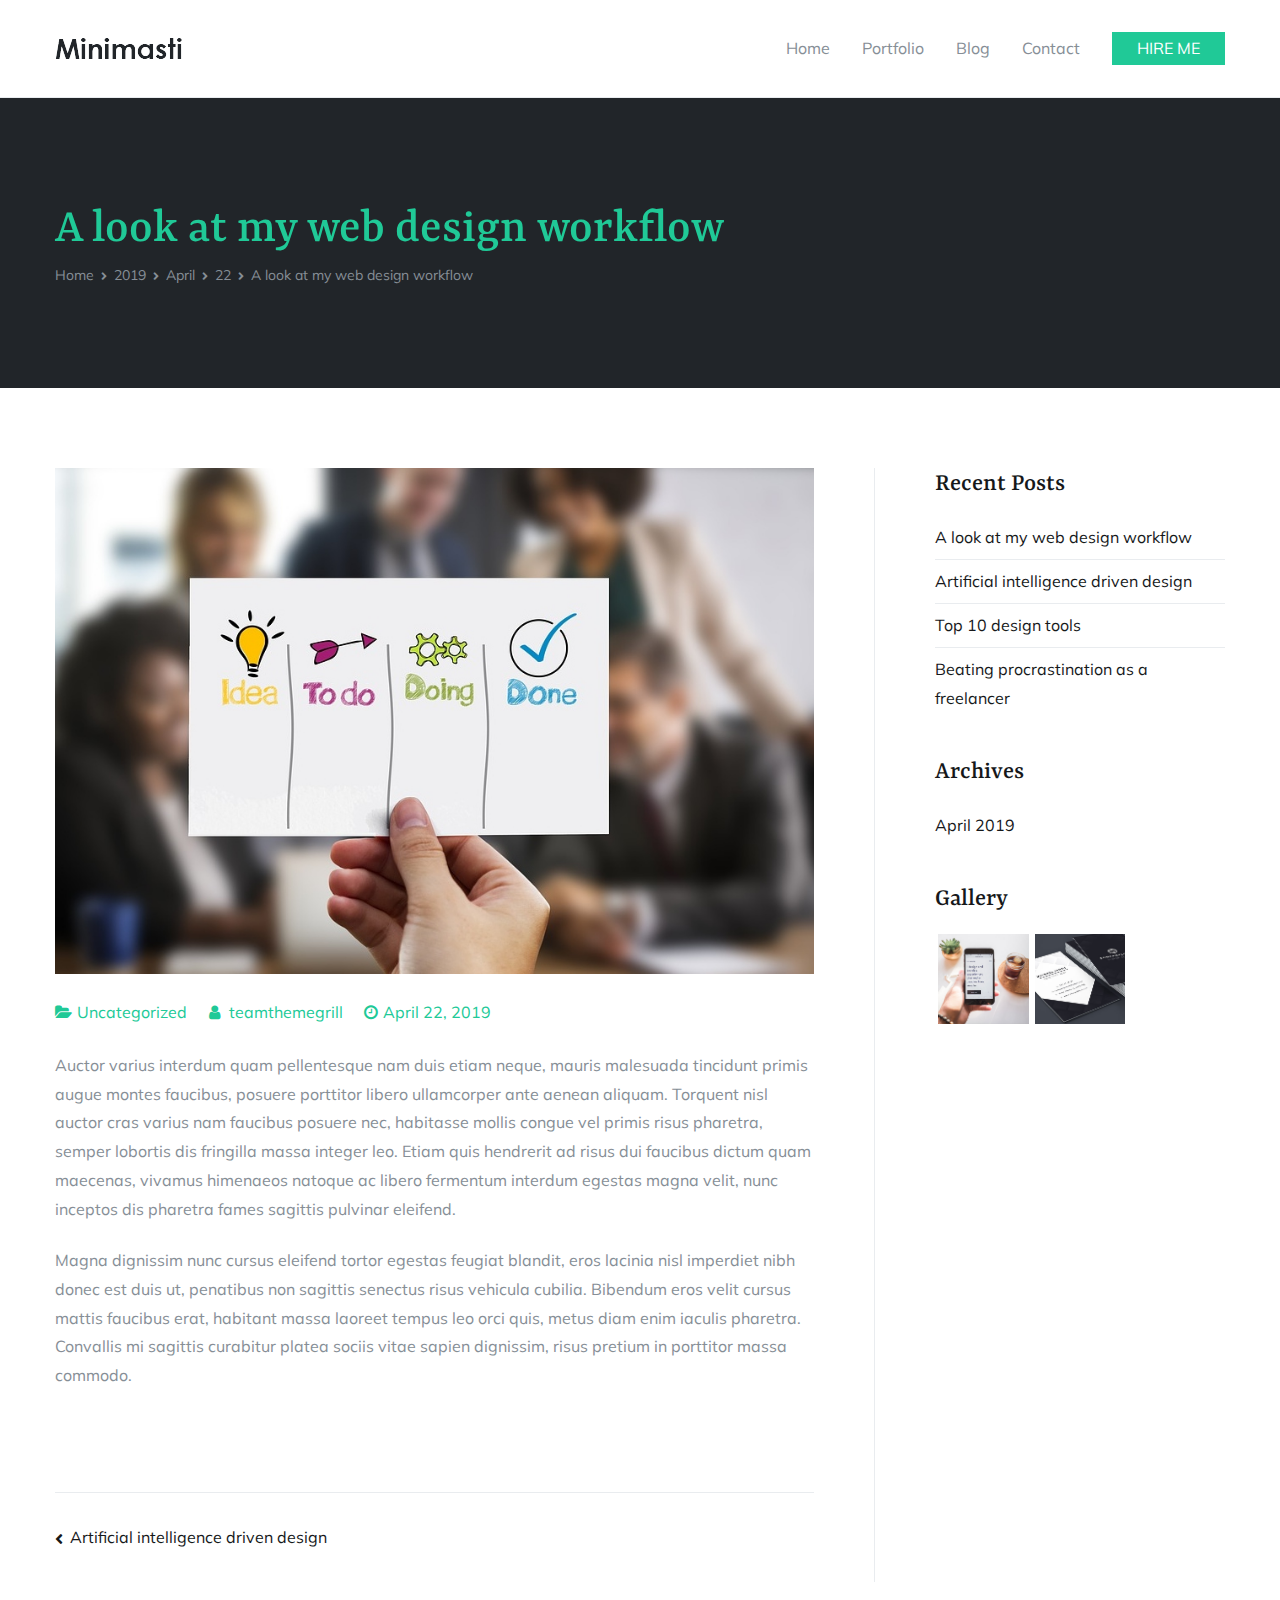
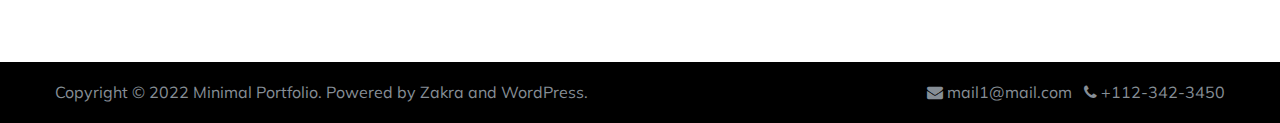
<file: minimal-portfolio/2019/04/22/a-look-at-my-web-design-workflow.html>
<!doctype html>
		<html lang="en-US">
	<head>
	<meta http-equiv="Content-Type" content="text/html; charset=UTF-8"/>
		<meta name="viewport" content="width=device-width, initial-scale=1">
		<link rel="profile" href="https://gmpg.org/xfn/11">
		<title>A look at my web design workflow - Minimal Portfolio</title><link rel="preload" as="style" href="//fonts.googleapis.com/css?family=Muli%3A400%7CRasa%3A400%2C500&#038;display=swap" /><link rel="stylesheet" href="//fonts.googleapis.com/css?family=Muli%3A400%7CRasa%3A400%2C500&#038;display=swap" media="print" onload="this.media='all'" /><noscript><link rel="stylesheet" href="//fonts.googleapis.com/css?family=Muli%3A400%7CRasa%3A400%2C500&#038;display=swap" /></noscript><link rel="stylesheet" href="../../../../minimal-portfolio/wp-content/cache/min/16/93a75a05c11903468c07e3b29893e761.css" media="all" data-minify="1" />
<meta name='robots' content='max-image-preview:large' />
<link rel='dns-prefetch' href='//fonts.googleapis.com' />
<link href='https://fonts.gstatic.com' crossorigin rel='preconnect' />
<link rel="alternate" type="application/rss+xml" title="Minimal Portfolio &raquo; Feed" href="https://zakrademos.com/minimal-portfolio/feed/" />
<style type="text/css">
img.wp-smiley,
img.emoji {
	display: inline !important;
	border: none !important;
	box-shadow: none !important;
	height: 1em !important;
	width: 1em !important;
	margin: 0 0.07em !important;
	vertical-align: -0.1em !important;
	background: none !important;
	padding: 0 !important;
}
</style>
<style id='wp-block-library-theme-inline-css' type='text/css'>
.wp-block-audio figcaption{color:#555;font-size:13px;text-align:center}.is-dark-theme .wp-block-audio figcaption{color:hsla(0,0%,100%,.65)}.wp-block-code>code{font-family:Menlo,Consolas,monaco,monospace;color:#1e1e1e;padding:.8em 1em;border:1px solid #ddd;border-radius:4px}.wp-block-embed figcaption{color:#555;font-size:13px;text-align:center}.is-dark-theme .wp-block-embed figcaption{color:hsla(0,0%,100%,.65)}.blocks-gallery-caption{color:#555;font-size:13px;text-align:center}.is-dark-theme .blocks-gallery-caption{color:hsla(0,0%,100%,.65)}.wp-block-image figcaption{color:#555;font-size:13px;text-align:center}.is-dark-theme .wp-block-image figcaption{color:hsla(0,0%,100%,.65)}.wp-block-pullquote{border-top:4px solid;border-bottom:4px solid;margin-bottom:1.75em;color:currentColor}.wp-block-pullquote__citation,.wp-block-pullquote cite,.wp-block-pullquote footer{color:currentColor;text-transform:uppercase;font-size:.8125em;font-style:normal}.wp-block-quote{border-left:.25em solid;margin:0 0 1.75em;padding-left:1em}.wp-block-quote cite,.wp-block-quote footer{color:currentColor;font-size:.8125em;position:relative;font-style:normal}.wp-block-quote.has-text-align-right{border-left:none;border-right:.25em solid;padding-left:0;padding-right:1em}.wp-block-quote.has-text-align-center{border:none;padding-left:0}.wp-block-quote.is-large,.wp-block-quote.is-style-large,.wp-block-quote.is-style-plain{border:none}.wp-block-search .wp-block-search__label{font-weight:700}.wp-block-group:where(.has-background){padding:1.25em 2.375em}.wp-block-separator{border:none;border-bottom:2px solid;margin-left:auto;margin-right:auto;opacity:.4}.wp-block-separator:not(.is-style-wide):not(.is-style-dots){width:100px}.wp-block-separator.has-background:not(.is-style-dots){border-bottom:none;height:1px}.wp-block-separator.has-background:not(.is-style-wide):not(.is-style-dots){height:2px}.wp-block-table thead{border-bottom:3px solid}.wp-block-table tfoot{border-top:3px solid}.wp-block-table td,.wp-block-table th{padding:.5em;border:1px solid;word-break:normal}.wp-block-table figcaption{color:#555;font-size:13px;text-align:center}.is-dark-theme .wp-block-table figcaption{color:hsla(0,0%,100%,.65)}.wp-block-video figcaption{color:#555;font-size:13px;text-align:center}.is-dark-theme .wp-block-video figcaption{color:hsla(0,0%,100%,.65)}.wp-block-template-part.has-background{padding:1.25em 2.375em;margin-top:0;margin-bottom:0}
</style>
<style id='global-styles-inline-css' type='text/css'>
body{--wp--preset--color--black: #000000;--wp--preset--color--cyan-bluish-gray: #abb8c3;--wp--preset--color--white: #ffffff;--wp--preset--color--pale-pink: #f78da7;--wp--preset--color--vivid-red: #cf2e2e;--wp--preset--color--luminous-vivid-orange: #ff6900;--wp--preset--color--luminous-vivid-amber: #fcb900;--wp--preset--color--light-green-cyan: #7bdcb5;--wp--preset--color--vivid-green-cyan: #00d084;--wp--preset--color--pale-cyan-blue: #8ed1fc;--wp--preset--color--vivid-cyan-blue: #0693e3;--wp--preset--color--vivid-purple: #9b51e0;--wp--preset--gradient--vivid-cyan-blue-to-vivid-purple: linear-gradient(135deg,rgba(6,147,227,1) 0%,rgb(155,81,224) 100%);--wp--preset--gradient--light-green-cyan-to-vivid-green-cyan: linear-gradient(135deg,rgb(122,220,180) 0%,rgb(0,208,130) 100%);--wp--preset--gradient--luminous-vivid-amber-to-luminous-vivid-orange: linear-gradient(135deg,rgba(252,185,0,1) 0%,rgba(255,105,0,1) 100%);--wp--preset--gradient--luminous-vivid-orange-to-vivid-red: linear-gradient(135deg,rgba(255,105,0,1) 0%,rgb(207,46,46) 100%);--wp--preset--gradient--very-light-gray-to-cyan-bluish-gray: linear-gradient(135deg,rgb(238,238,238) 0%,rgb(169,184,195) 100%);--wp--preset--gradient--cool-to-warm-spectrum: linear-gradient(135deg,rgb(74,234,220) 0%,rgb(151,120,209) 20%,rgb(207,42,186) 40%,rgb(238,44,130) 60%,rgb(251,105,98) 80%,rgb(254,248,76) 100%);--wp--preset--gradient--blush-light-purple: linear-gradient(135deg,rgb(255,206,236) 0%,rgb(152,150,240) 100%);--wp--preset--gradient--blush-bordeaux: linear-gradient(135deg,rgb(254,205,165) 0%,rgb(254,45,45) 50%,rgb(107,0,62) 100%);--wp--preset--gradient--luminous-dusk: linear-gradient(135deg,rgb(255,203,112) 0%,rgb(199,81,192) 50%,rgb(65,88,208) 100%);--wp--preset--gradient--pale-ocean: linear-gradient(135deg,rgb(255,245,203) 0%,rgb(182,227,212) 50%,rgb(51,167,181) 100%);--wp--preset--gradient--electric-grass: linear-gradient(135deg,rgb(202,248,128) 0%,rgb(113,206,126) 100%);--wp--preset--gradient--midnight: linear-gradient(135deg,rgb(2,3,129) 0%,rgb(40,116,252) 100%);--wp--preset--duotone--dark-grayscale: url('#wp-duotone-dark-grayscale');--wp--preset--duotone--grayscale: url('#wp-duotone-grayscale');--wp--preset--duotone--purple-yellow: url('#wp-duotone-purple-yellow');--wp--preset--duotone--blue-red: url('#wp-duotone-blue-red');--wp--preset--duotone--midnight: url('#wp-duotone-midnight');--wp--preset--duotone--magenta-yellow: url('#wp-duotone-magenta-yellow');--wp--preset--duotone--purple-green: url('#wp-duotone-purple-green');--wp--preset--duotone--blue-orange: url('#wp-duotone-blue-orange');--wp--preset--font-size--small: 13px;--wp--preset--font-size--medium: 20px;--wp--preset--font-size--large: 36px;--wp--preset--font-size--x-large: 42px;}.has-black-color{color: var(--wp--preset--color--black) !important;}.has-cyan-bluish-gray-color{color: var(--wp--preset--color--cyan-bluish-gray) !important;}.has-white-color{color: var(--wp--preset--color--white) !important;}.has-pale-pink-color{color: var(--wp--preset--color--pale-pink) !important;}.has-vivid-red-color{color: var(--wp--preset--color--vivid-red) !important;}.has-luminous-vivid-orange-color{color: var(--wp--preset--color--luminous-vivid-orange) !important;}.has-luminous-vivid-amber-color{color: var(--wp--preset--color--luminous-vivid-amber) !important;}.has-light-green-cyan-color{color: var(--wp--preset--color--light-green-cyan) !important;}.has-vivid-green-cyan-color{color: var(--wp--preset--color--vivid-green-cyan) !important;}.has-pale-cyan-blue-color{color: var(--wp--preset--color--pale-cyan-blue) !important;}.has-vivid-cyan-blue-color{color: var(--wp--preset--color--vivid-cyan-blue) !important;}.has-vivid-purple-color{color: var(--wp--preset--color--vivid-purple) !important;}.has-black-background-color{background-color: var(--wp--preset--color--black) !important;}.has-cyan-bluish-gray-background-color{background-color: var(--wp--preset--color--cyan-bluish-gray) !important;}.has-white-background-color{background-color: var(--wp--preset--color--white) !important;}.has-pale-pink-background-color{background-color: var(--wp--preset--color--pale-pink) !important;}.has-vivid-red-background-color{background-color: var(--wp--preset--color--vivid-red) !important;}.has-luminous-vivid-orange-background-color{background-color: var(--wp--preset--color--luminous-vivid-orange) !important;}.has-luminous-vivid-amber-background-color{background-color: var(--wp--preset--color--luminous-vivid-amber) !important;}.has-light-green-cyan-background-color{background-color: var(--wp--preset--color--light-green-cyan) !important;}.has-vivid-green-cyan-background-color{background-color: var(--wp--preset--color--vivid-green-cyan) !important;}.has-pale-cyan-blue-background-color{background-color: var(--wp--preset--color--pale-cyan-blue) !important;}.has-vivid-cyan-blue-background-color{background-color: var(--wp--preset--color--vivid-cyan-blue) !important;}.has-vivid-purple-background-color{background-color: var(--wp--preset--color--vivid-purple) !important;}.has-black-border-color{border-color: var(--wp--preset--color--black) !important;}.has-cyan-bluish-gray-border-color{border-color: var(--wp--preset--color--cyan-bluish-gray) !important;}.has-white-border-color{border-color: var(--wp--preset--color--white) !important;}.has-pale-pink-border-color{border-color: var(--wp--preset--color--pale-pink) !important;}.has-vivid-red-border-color{border-color: var(--wp--preset--color--vivid-red) !important;}.has-luminous-vivid-orange-border-color{border-color: var(--wp--preset--color--luminous-vivid-orange) !important;}.has-luminous-vivid-amber-border-color{border-color: var(--wp--preset--color--luminous-vivid-amber) !important;}.has-light-green-cyan-border-color{border-color: var(--wp--preset--color--light-green-cyan) !important;}.has-vivid-green-cyan-border-color{border-color: var(--wp--preset--color--vivid-green-cyan) !important;}.has-pale-cyan-blue-border-color{border-color: var(--wp--preset--color--pale-cyan-blue) !important;}.has-vivid-cyan-blue-border-color{border-color: var(--wp--preset--color--vivid-cyan-blue) !important;}.has-vivid-purple-border-color{border-color: var(--wp--preset--color--vivid-purple) !important;}.has-vivid-cyan-blue-to-vivid-purple-gradient-background{background: var(--wp--preset--gradient--vivid-cyan-blue-to-vivid-purple) !important;}.has-light-green-cyan-to-vivid-green-cyan-gradient-background{background: var(--wp--preset--gradient--light-green-cyan-to-vivid-green-cyan) !important;}.has-luminous-vivid-amber-to-luminous-vivid-orange-gradient-background{background: var(--wp--preset--gradient--luminous-vivid-amber-to-luminous-vivid-orange) !important;}.has-luminous-vivid-orange-to-vivid-red-gradient-background{background: var(--wp--preset--gradient--luminous-vivid-orange-to-vivid-red) !important;}.has-very-light-gray-to-cyan-bluish-gray-gradient-background{background: var(--wp--preset--gradient--very-light-gray-to-cyan-bluish-gray) !important;}.has-cool-to-warm-spectrum-gradient-background{background: var(--wp--preset--gradient--cool-to-warm-spectrum) !important;}.has-blush-light-purple-gradient-background{background: var(--wp--preset--gradient--blush-light-purple) !important;}.has-blush-bordeaux-gradient-background{background: var(--wp--preset--gradient--blush-bordeaux) !important;}.has-luminous-dusk-gradient-background{background: var(--wp--preset--gradient--luminous-dusk) !important;}.has-pale-ocean-gradient-background{background: var(--wp--preset--gradient--pale-ocean) !important;}.has-electric-grass-gradient-background{background: var(--wp--preset--gradient--electric-grass) !important;}.has-midnight-gradient-background{background: var(--wp--preset--gradient--midnight) !important;}.has-small-font-size{font-size: var(--wp--preset--font-size--small) !important;}.has-medium-font-size{font-size: var(--wp--preset--font-size--medium) !important;}.has-large-font-size{font-size: var(--wp--preset--font-size--large) !important;}.has-x-large-font-size{font-size: var(--wp--preset--font-size--x-large) !important;}
</style>
<style id='zakra-style-inline-css' type='text/css'>
@media screen and (min-width:1200px){.tg-container{max-width:1170px;}}a:hover, a:focus, .tg-primary-menu > div ul li:hover > a,  .tg-primary-menu > div ul li.current_page_item > a, .tg-primary-menu > div ul li.current-menu-item > a,  .tg-mobile-navigation > div ul li.current_page_item > a, .tg-mobile-navigation > div ul li.current-menu-item > a,  .entry-content a,  .tg-meta-style-two .entry-meta span, .tg-meta-style-two .entry-meta a{color:#20c997;}.tg-primary-menu.tg-primary-menu--style-underline > div > ul > li.current_page_item > a::before, .tg-primary-menu.tg-primary-menu--style-underline > div > ul > li.current-menu-item > a::before, .tg-primary-menu.tg-primary-menu--style-left-border > div > ul > li.current_page_item > a::before, .tg-primary-menu.tg-primary-menu--style-left-border > div > ul > li.current-menu-item > a::before, .tg-primary-menu.tg-primary-menu--style-right-border > div > ul > li.current_page_item > a::before, .tg-primary-menu.tg-primary-menu--style-right-border > div > ul > li.current-menu-item > a::before, .tg-scroll-to-top:hover, button, input[type="button"], input[type="reset"], input[type="submit"], .tg-primary-menu > div ul li.tg-header-button-wrap a{background-color:#20c997;}body{color:#868e96;}body{font-family:Muli;font-weight:400;font-size:16px;}h1, h2, h3, h4, h5, h6{font-family:Rasa;font-weight:400;}h1{font-weight:500;}h2{font-weight:500;}h3{font-weight:500;}h4{font-weight:500;}h5{font-weight:500;}h6{font-weight:500;}button, input[type="button"], input[type="reset"], input[type="submit"], #infinite-handle span{background-color:#20c997;}button:hover, input[type="button"]:hover, input[type="reset"]:hover, input[type="submit"]:hover, #infinite-handle span:hover{background-color:#1cb487;}.tg-site-header .tg-site-header-top{background-size:contain;}.tg-site-header, .tg-container--separate .tg-site-header{background-size:contain;}.main-navigation.tg-primary-menu > div ul li.tg-header-button-wrap a{padding-top:2px;padding-right:25px;padding-bottom:2px;padding-left:25px;}.main-navigation.tg-primary-menu > div ul li.tg-header-button-wrap a{background-color:#20c997;}.main-navigation.tg-primary-menu > div ul li.tg-header-button-wrap a:hover{background-color:#1cb487;}.tg-primary-menu > div > ul li:not(.tg-header-button-wrap) a{color:#868e96;}.tg-page-header{padding-top:100px;padding-bottom:100px;}.tg-page-header .breadcrumb-trail ul li{font-size:14px;}.tg-page-header .tg-page-header__title, .tg-page-content__title{color:#20c997;}.tg-page-header, .tg-container--separate .tg-page-header{background-color:#212529;background-position:center center;background-size:contain;}.tg-page-header .breadcrumb-trail ul li{color:#868e96;}.tg-page-header .breadcrumb-trail ul li::after{color:#868e96;}.tg-page-header .breadcrumb-trail ul li a{color:#868e96;}.tg-page-header .breadcrumb-trail ul li a:hover {color:#20c997;}.tg-page-header .tg-page-header__title, .tg-page-content__title{font-weight:500;font-size:50px;}.widget .widget-title{font-family:Rasa;font-weight:500;font-size:1.6em;}.tg-site-footer .tg-site-footer-widgets{border-top-width:0px;}.tg-site-footer .tg-site-footer-bar{background-color:#000000;}.tg-site-footer .tg-site-footer-bar{color:#868e96;}.tg-site-footer .tg-site-footer-bar a{color:#868e96;}.tg-site-footer .tg-site-footer-bar a:hover, .tg-site-footer .tg-site-footer-bar a:focus{color:#20c997;}
</style>
<style id='rocket-lazyload-inline-css' type='text/css'>
.rll-youtube-player{position:relative;padding-bottom:56.23%;height:0;overflow:hidden;max-width:100%;}.rll-youtube-player:focus-within{outline: 2px solid currentColor;outline-offset: 5px;}.rll-youtube-player iframe{position:absolute;top:0;left:0;width:100%;height:100%;z-index:100;background:0 0}.rll-youtube-player img{bottom:0;display:block;left:0;margin:auto;max-width:100%;width:100%;position:absolute;right:0;top:0;border:none;height:auto;-webkit-transition:.4s all;-moz-transition:.4s all;transition:.4s all}.rll-youtube-player img:hover{-webkit-filter:brightness(75%)}.rll-youtube-player .play{height:100%;width:100%;left:0;top:0;position:absolute;background:url(../../../../minimal-portfolio/wp-content/plugins/wp-rocket/assets/img/youtube.png) no-repeat center;background-color: transparent !important;cursor:pointer;border:none;}
</style>
<link rel="https://api.w.org/" href="https://zakrademos.com/minimal-portfolio/wp-json/" /><link rel="alternate" type="application/json" href="https://zakrademos.com/minimal-portfolio/wp-json/wp/v2/posts/461" /><link rel="EditURI" type="application/rsd+xml" title="RSD" href="https://zakrademos.com/minimal-portfolio/xmlrpc.php?rsd" />
<link rel="wlwmanifest" type="application/wlwmanifest+xml" href="https://zakrademos.com/minimal-portfolio/wp-includes/wlwmanifest.xml" /> 
<meta name="generator" content="WordPress 5.9.3" />
<meta name="generator" content="Everest Forms 1.8.3" />
<link rel="canonical" href="../../../../minimal-portfolio/2019/04/22/a-look-at-my-web-design-workflow.html" />
<link rel='shortlink' href='https://zakrademos.com/minimal-portfolio/?p=461' />
<link rel="alternate" type="application/json+oembed" href="https://zakrademos.com/minimal-portfolio/wp-json/oembed/1.0/embed?url=https%3A%2F%2Fzakrademos.com%2Fminimal-portfolio%2F2019%2F04%2F22%2Fa-look-at-my-web-design-workflow%2F" />
<link rel="alternate" type="text/xml+oembed" href="https://zakrademos.com/minimal-portfolio/wp-json/oembed/1.0/embed?url=https%3A%2F%2Fzakrademos.com%2Fminimal-portfolio%2F2019%2F04%2F22%2Fa-look-at-my-web-design-workflow%2F&#038;format=xml" />
		<style type="text/css">
						.site-title,
			.site-description {
				position: absolute;
				clip: rect(1px, 1px, 1px, 1px);
			}
						</style>
		<link rel="icon" href="../../../../minimal-portfolio/wp-content/uploads/sites/16/2020/07/zakra.png" sizes="32x32" />
<link rel="icon" href="../../../../minimal-portfolio/wp-content/uploads/sites/16/2020/07/zakra.png" sizes="192x192" />
<link rel="apple-touch-icon" href="../../../../minimal-portfolio/wp-content/uploads/sites/16/2020/07/zakra.png" />
<meta name="msapplication-TileImage" content="../../../../minimal-portfolio/wp-content/uploads/sites/16/2020/07/zakra.png" />
		<style type="text/css" id="wp-custom-css">
			.everest-forms .evf-minimal-portfolio .evf-field-container .evf-frontend-row input,
.everest-forms .evf-field-container .evf-frontend-row textarea {
    padding: 16px 24px;
    border-color: #CCC;
    border-radius: 0;
    background-color: #FFF;
}
.everest-forms .evf-field-container .evf-frontend-row textarea {
    height: 150px;
}
.everest-forms .evf-minimal-portfolio button[type=submit] {
    padding: 17px 40px;
    color: #fff;
    background-color: #20c997;
    border: none;
    border-radius: 0;
    transition: 0.5s all;
    font-weight: 800;    
}
.everest-forms .evf-minimal-portfolio button[type=submit]:hover {
    background-color: #1cb487;
}
.everest-forms .evf-minimal-portfolio .evf-submit-container {
    display: flex;
    justify-content: flex-end;
}
.everest-forms .evf-minimal-portfolio .evf-field-container .evf-frontend-row input:focus {
	border-color: #20c997;
}
.widget .gallery-columns-3 .gallery-item {
    margin: 1%;
    max-width: 31.33%;
}		</style>
		<noscript><style id="rocket-lazyload-nojs-css">.rll-youtube-player, [data-lazy-src]{display:none !important;}</style></noscript>
	</head>
<body data-rsssl=1 class="post-template-default single single-post postid-461 single-format-standard wp-custom-logo everest-forms-no-js tg-site-layout--right tg-container--wide has-page-header has-breadcrumbs elementor-default elementor-kit-584">
<svg xmlns="http://www.w3.org/2000/svg" viewBox="0 0 0 0" width="0" height="0" focusable="false" role="none" style="visibility: hidden; position: absolute; left: -9999px; overflow: hidden;" ><defs><filter id="wp-duotone-dark-grayscale"><feColorMatrix color-interpolation-filters="sRGB" type="matrix" values=" .299 .587 .114 0 0 .299 .587 .114 0 0 .299 .587 .114 0 0 .299 .587 .114 0 0 " /><feComponentTransfer color-interpolation-filters="sRGB" ><feFuncR type="table" tableValues="0 0.49803921568627" /><feFuncG type="table" tableValues="0 0.49803921568627" /><feFuncB type="table" tableValues="0 0.49803921568627" /><feFuncA type="table" tableValues="1 1" /></feComponentTransfer><feComposite in2="SourceGraphic" operator="in" /></filter></defs></svg><svg xmlns="http://www.w3.org/2000/svg" viewBox="0 0 0 0" width="0" height="0" focusable="false" role="none" style="visibility: hidden; position: absolute; left: -9999px; overflow: hidden;" ><defs><filter id="wp-duotone-grayscale"><feColorMatrix color-interpolation-filters="sRGB" type="matrix" values=" .299 .587 .114 0 0 .299 .587 .114 0 0 .299 .587 .114 0 0 .299 .587 .114 0 0 " /><feComponentTransfer color-interpolation-filters="sRGB" ><feFuncR type="table" tableValues="0 1" /><feFuncG type="table" tableValues="0 1" /><feFuncB type="table" tableValues="0 1" /><feFuncA type="table" tableValues="1 1" /></feComponentTransfer><feComposite in2="SourceGraphic" operator="in" /></filter></defs></svg><svg xmlns="http://www.w3.org/2000/svg" viewBox="0 0 0 0" width="0" height="0" focusable="false" role="none" style="visibility: hidden; position: absolute; left: -9999px; overflow: hidden;" ><defs><filter id="wp-duotone-purple-yellow"><feColorMatrix color-interpolation-filters="sRGB" type="matrix" values=" .299 .587 .114 0 0 .299 .587 .114 0 0 .299 .587 .114 0 0 .299 .587 .114 0 0 " /><feComponentTransfer color-interpolation-filters="sRGB" ><feFuncR type="table" tableValues="0.54901960784314 0.98823529411765" /><feFuncG type="table" tableValues="0 1" /><feFuncB type="table" tableValues="0.71764705882353 0.25490196078431" /><feFuncA type="table" tableValues="1 1" /></feComponentTransfer><feComposite in2="SourceGraphic" operator="in" /></filter></defs></svg><svg xmlns="http://www.w3.org/2000/svg" viewBox="0 0 0 0" width="0" height="0" focusable="false" role="none" style="visibility: hidden; position: absolute; left: -9999px; overflow: hidden;" ><defs><filter id="wp-duotone-blue-red"><feColorMatrix color-interpolation-filters="sRGB" type="matrix" values=" .299 .587 .114 0 0 .299 .587 .114 0 0 .299 .587 .114 0 0 .299 .587 .114 0 0 " /><feComponentTransfer color-interpolation-filters="sRGB" ><feFuncR type="table" tableValues="0 1" /><feFuncG type="table" tableValues="0 0.27843137254902" /><feFuncB type="table" tableValues="0.5921568627451 0.27843137254902" /><feFuncA type="table" tableValues="1 1" /></feComponentTransfer><feComposite in2="SourceGraphic" operator="in" /></filter></defs></svg><svg xmlns="http://www.w3.org/2000/svg" viewBox="0 0 0 0" width="0" height="0" focusable="false" role="none" style="visibility: hidden; position: absolute; left: -9999px; overflow: hidden;" ><defs><filter id="wp-duotone-midnight"><feColorMatrix color-interpolation-filters="sRGB" type="matrix" values=" .299 .587 .114 0 0 .299 .587 .114 0 0 .299 .587 .114 0 0 .299 .587 .114 0 0 " /><feComponentTransfer color-interpolation-filters="sRGB" ><feFuncR type="table" tableValues="0 0" /><feFuncG type="table" tableValues="0 0.64705882352941" /><feFuncB type="table" tableValues="0 1" /><feFuncA type="table" tableValues="1 1" /></feComponentTransfer><feComposite in2="SourceGraphic" operator="in" /></filter></defs></svg><svg xmlns="http://www.w3.org/2000/svg" viewBox="0 0 0 0" width="0" height="0" focusable="false" role="none" style="visibility: hidden; position: absolute; left: -9999px; overflow: hidden;" ><defs><filter id="wp-duotone-magenta-yellow"><feColorMatrix color-interpolation-filters="sRGB" type="matrix" values=" .299 .587 .114 0 0 .299 .587 .114 0 0 .299 .587 .114 0 0 .299 .587 .114 0 0 " /><feComponentTransfer color-interpolation-filters="sRGB" ><feFuncR type="table" tableValues="0.78039215686275 1" /><feFuncG type="table" tableValues="0 0.94901960784314" /><feFuncB type="table" tableValues="0.35294117647059 0.47058823529412" /><feFuncA type="table" tableValues="1 1" /></feComponentTransfer><feComposite in2="SourceGraphic" operator="in" /></filter></defs></svg><svg xmlns="http://www.w3.org/2000/svg" viewBox="0 0 0 0" width="0" height="0" focusable="false" role="none" style="visibility: hidden; position: absolute; left: -9999px; overflow: hidden;" ><defs><filter id="wp-duotone-purple-green"><feColorMatrix color-interpolation-filters="sRGB" type="matrix" values=" .299 .587 .114 0 0 .299 .587 .114 0 0 .299 .587 .114 0 0 .299 .587 .114 0 0 " /><feComponentTransfer color-interpolation-filters="sRGB" ><feFuncR type="table" tableValues="0.65098039215686 0.40392156862745" /><feFuncG type="table" tableValues="0 1" /><feFuncB type="table" tableValues="0.44705882352941 0.4" /><feFuncA type="table" tableValues="1 1" /></feComponentTransfer><feComposite in2="SourceGraphic" operator="in" /></filter></defs></svg><svg xmlns="http://www.w3.org/2000/svg" viewBox="0 0 0 0" width="0" height="0" focusable="false" role="none" style="visibility: hidden; position: absolute; left: -9999px; overflow: hidden;" ><defs><filter id="wp-duotone-blue-orange"><feColorMatrix color-interpolation-filters="sRGB" type="matrix" values=" .299 .587 .114 0 0 .299 .587 .114 0 0 .299 .587 .114 0 0 .299 .587 .114 0 0 " /><feComponentTransfer color-interpolation-filters="sRGB" ><feFuncR type="table" tableValues="0.098039215686275 1" /><feFuncG type="table" tableValues="0 0.66274509803922" /><feFuncB type="table" tableValues="0.84705882352941 0.41960784313725" /><feFuncA type="table" tableValues="1 1" /></feComponentTransfer><feComposite in2="SourceGraphic" operator="in" /></filter></defs></svg>
		<div id="page" class="site tg-site">
				<a class="skip-link screen-reader-text" href="#content">Skip to content</a>
		<header id="masthead" class="site-header tg-site-header tg-site-header--left">
		<div class="tg-site-header-bottom">
			<div class="tg-header-container tg-container tg-container--flex tg-container--flex-center tg-container--flex-space-between">
			<div class="tg-block tg-block--one">
						<div class="site-branding">
			<a href="../../../../minimal-portfolio.html" class="custom-logo-link" rel="home"><img width="127" height="21" src="data:image/svg+xml,%3Csvg%20xmlns='http://www.w3.org/2000/svg'%20viewBox='0%200%20127%2021'%3E%3C/svg%3E" class="custom-logo" alt="Minimal Portfolio" data-lazy-src="../../../../minimal-portfolio/wp-content/uploads/sites/16/2019/04/logo.png" /><noscript><img width="127" height="21" src="../../../../minimal-portfolio/wp-content/uploads/sites/16/2019/04/logo.png" class="custom-logo" alt="Minimal Portfolio" /></noscript></a>			<div class="site-info-wrap">
									<p class="site-title">
						<a href="../../../../minimal-portfolio.html" rel="home">Minimal Portfolio</a>
					</p>
										<p class="site-description">Just another Zakra Demos site</p>
							</div>
		</div><!-- .site-branding -->
			</div> <!-- /.tg-site-header__block--one -->
			<div class="tg-block tg-block--two">
						<nav id="site-navigation" class="main-navigation tg-primary-menu tg-primary-menu--style-none">
			<div class="menu"><ul id="primary-menu" class="menu-primary"><li id="menu-item-561" class="menu-item menu-item-type-post_type menu-item-object-page menu-item-home menu-item-561"><a title="
						" href="../../../../minimal-portfolio.html">Home</a></li>
<li id="menu-item-558" class="menu-item menu-item-type-post_type menu-item-object-page menu-item-558"><a title="
						" href="../../../../index.html">Portfolio</a></li>
<li id="menu-item-559" class="menu-item menu-item-type-post_type menu-item-object-page current_page_parent menu-item-559"><a title="
						" href="../../../../minimal-portfolio/blog.html">Blog</a></li>
<li id="menu-item-560" class="menu-item menu-item-type-post_type menu-item-object-page menu-item-560"><a title="
						" href="../../../../minimal-portfolio/contact.html">Contact</a></li>
<li class="menu-item tg-header-button-wrap"><a href="">HIRE ME</a></li></ul></div>		</nav><!-- #site-navigation -->
				<nav id="header-action" class="tg-header-action">
			<ul class="tg-header-action-list">
				<li class="tg-header-action__item tg-mobile-toggle" >
										<button aria-label="Primary Menu" >
						<i class="tg-icon tg-icon-bars"></i>
					</button>
				</li><!-- /.tg-mobile-toggle -->
			</ul><!-- /.zakra-header-action-list -->
		</nav><!-- #header-action -->
				<nav id="mobile-navigation" class="tg-mobile-navigation"
			>
			<div class="menu-main-menu-container"><ul id="mobile-primary-menu" class="menu"><li class="menu-item menu-item-type-post_type menu-item-object-page menu-item-home menu-item-561"><a title="
						" href="../../../../minimal-portfolio.html">Home</a></li>
<li class="menu-item menu-item-type-post_type menu-item-object-page menu-item-558"><a title="
						" href="../../../../index.html">Portfolio</a></li>
<li class="menu-item menu-item-type-post_type menu-item-object-page current_page_parent menu-item-559"><a title="
						" href="../../../../minimal-portfolio/blog.html">Blog</a></li>
<li class="menu-item menu-item-type-post_type menu-item-object-page menu-item-560"><a title="
						" href="../../../../minimal-portfolio/contact.html">Contact</a></li>
<li class="menu-item tg-header-button-wrap"><a href="">HIRE ME</a></li></ul></div>
		</nav><!-- /#mobile-navigation-->
			</div> <!-- /.tg-site-header__block-two -->
		</div>
		<!-- /.tg-container -->
		</div>
		<!-- /.tg-site-header-bottom -->
		</header><!-- #masthead -->
		<main id="main" class="site-main">
		<header class="tg-page-header tg-page-header--both-left">
			<div class="tg-container tg-container--flex tg-container--flex-center tg-container--flex-space-between">
				<h1 class="tg-page-header__title">A look at my web design workflow</h1>
				<nav role="navigation" aria-label="Breadcrumbs" class="breadcrumb-trail breadcrumbs" itemprop="breadcrumb"><ul class="trail-items" itemscope itemtype="http://schema.org/BreadcrumbList"><meta name="numberOfItems" content="5" /><meta name="itemListOrder" content="Ascending" /><li itemprop="itemListElement" itemscope itemtype="http://schema.org/ListItem" class="trail-item"><a href="../../../../minimal-portfolio.html" rel="home" itemprop="item"><span itemprop="name">Home</span></a><meta itemprop="position" content="1" /></li><li itemprop="itemListElement" itemscope itemtype="http://schema.org/ListItem" class="trail-item"><a href="../../../../minimal-portfolio/2019.html" itemprop="item"><span itemprop="name">2019</span></a><meta itemprop="position" content="2" /></li><li itemprop="itemListElement" itemscope itemtype="http://schema.org/ListItem" class="trail-item"><a href="../../../../minimal-portfolio/2019/04.html" itemprop="item"><span itemprop="name">April</span></a><meta itemprop="position" content="3" /></li><li itemprop="itemListElement" itemscope itemtype="http://schema.org/ListItem" class="trail-item"><a href="../../../../minimal-portfolio/2019/04/22.html" itemprop="item"><span itemprop="name">22</span></a><meta itemprop="position" content="4" /></li><li class="trail-item trail-end"><span>A look at my web design workflow</span></li></ul></nav>			</div>
		</header>
		<!-- /.page-header -->
				<div id="content" class="site-content">
			<div class="tg-container tg-container--flex tg-container--flex-space-between">
	<div id="primary" class="content-area">
<article id="post-461" class="tg-meta-style-two post-461 post type-post status-publish format-standard has-post-thumbnail hentry category-uncategorized zakra-single-article zakra-article-post">
			<div class="post-thumbnail">
				<img width="900" height="600" src="data:image/svg+xml,%3Csvg%20xmlns='http://www.w3.org/2000/svg'%20viewBox='0%200%20900%20600'%3E%3C/svg%3E" class="attachment-post-thumbnail size-post-thumbnail wp-post-image" alt="" data-lazy-srcset="../../../../minimal-portfolio/wp-content/uploads/sites/16/2019/04/design-workflow.jpg 900w, ../../../../minimal-portfolio/wp-content/uploads/sites/16/2019/04/design-workflow-300x200.jpg 300w, ../../../../minimal-portfolio/wp-content/uploads/sites/16/2019/04/design-workflow-768x512.jpg 768w" data-lazy-sizes="(max-width: 900px) 100vw, 900px" data-lazy-src="../../../../minimal-portfolio/wp-content/uploads/sites/16/2019/04/design-workflow.jpg" /><noscript><img width="900" height="600" src="../../../../minimal-portfolio/wp-content/uploads/sites/16/2019/04/design-workflow.jpg" class="attachment-post-thumbnail size-post-thumbnail wp-post-image" alt="" srcset="../../../../minimal-portfolio/wp-content/uploads/sites/16/2019/04/design-workflow.jpg 900w, ../../../../minimal-portfolio/wp-content/uploads/sites/16/2019/04/design-workflow-300x200.jpg 300w, ../../../../minimal-portfolio/wp-content/uploads/sites/16/2019/04/design-workflow-768x512.jpg 768w" sizes="(max-width: 900px) 100vw, 900px" /></noscript>			</div><!-- .post-thumbnail -->
					<header class="entry-header">
			</header><!-- .entry-header -->
					<div class="entry-meta">
				<span class="cat-links"><a href="../../../../minimal-portfolio/category/uncategorized.html" rel="category tag">Uncategorized</a></span><span class="byline"> <span class="author vcard"><a class="url fn n" href="../../../../minimal-portfolio/author/teamthemegrill.html">teamthemegrill</a></span></span><span class="posted-on"><a href="../../../../minimal-portfolio/2019/04/22/a-look-at-my-web-design-workflow.html" rel="bookmark"><time class="entry-date published updated" datetime="2019-04-22T08:59:16+00:00">April 22, 2019</time></a></span>			</div><!-- .entry-meta -->
					<div class="entry-content">
				<p>Auctor varius interdum quam pellentesque nam duis etiam neque, mauris malesuada tincidunt primis augue montes faucibus, posuere porttitor libero ullamcorper ante aenean aliquam. Torquent nisl auctor cras varius nam faucibus posuere nec, habitasse mollis congue vel primis risus pharetra, semper lobortis dis fringilla massa integer leo. Etiam quis hendrerit ad risus dui faucibus dictum quam maecenas, vivamus himenaeos natoque ac libero fermentum interdum egestas magna velit, nunc inceptos dis pharetra fames sagittis pulvinar eleifend.</p>
<p>Magna dignissim nunc cursus eleifend tortor egestas feugiat blandit, eros lacinia nisl imperdiet nibh donec est duis ut, penatibus non sagittis senectus risus vehicula cubilia. Bibendum eros velit cursus mattis faucibus erat, habitant massa laoreet tempus leo orci quis, metus diam enim iaculis pharetra. Convallis mi sagittis curabitur platea sociis vitae sapien dignissim, risus pretium in porttitor massa commodo.		</p>
<div class="extra-hatom"><span class="entry-title">A look at my web design workflow</span></div>			</div><!-- .entry-content -->
	</article><!-- #post-461 -->
	<nav class="navigation post-navigation" aria-label="Posts">
		<h2 class="screen-reader-text">Post navigation</h2>
		<div class="nav-links"><div class="nav-previous"><a href="../../../../minimal-portfolio/2019/04/22/artificial-intelligence-driven-design.html" rel="prev">Artificial intelligence driven design</a></div></div>
	</nav>
			</div><!-- #primary -->
<aside id="secondary" class="tg-site-sidebar widget-area ">
		<section id="recent-posts-3" class="widget widget_recent_entries">
		<h2 class="widget-title">Recent Posts</h2>
		<ul>
											<li>
					<a href="../../../../minimal-portfolio/2019/04/22/a-look-at-my-web-design-workflow.html" aria-current="page">A look at my web design workflow</a>
									</li>
											<li>
					<a href="../../../../minimal-portfolio/2019/04/22/artificial-intelligence-driven-design.html">Artificial intelligence driven design</a>
									</li>
											<li>
					<a href="../../../../minimal-portfolio/2019/04/22/top-10-design-tools.html">Top 10 design tools</a>
									</li>
											<li>
					<a href="../../../../minimal-portfolio/2019/04/22/beating-procrastination-as-a-freelancer.html">Beating procrastination as a freelancer</a>
									</li>
					</ul>
		</section><section id="archives-3" class="widget widget_archive"><h2 class="widget-title">Archives</h2>
			<ul>
					<li><a href='../../../../minimal-portfolio/2019/04.html'>April 2019</a></li>
			</ul>
			</section><section id="media_gallery-1" class="widget widget_media_gallery"><h2 class="widget-title">Gallery</h2><div id='gallery-1' class='gallery galleryid-461 gallery-columns-3 gallery-size-full'><figure class='gallery-item'>
			<div class='gallery-icon landscape'>
				<a href='../../../../minimal-portfolio/wp-content/uploads/sites/16/2019/04/portfolio-two.jpg'><img width="370" height="370" src="data:image/svg+xml,%3Csvg%20xmlns='http://www.w3.org/2000/svg'%20viewBox='0%200%20370%20370'%3E%3C/svg%3E" class="attachment-full size-full" alt="" data-lazy-srcset="../../../../minimal-portfolio/wp-content/uploads/sites/16/2019/04/portfolio-two.jpg 370w, ../../../../minimal-portfolio/wp-content/uploads/sites/16/2019/04/portfolio-two-150x150.jpg 150w, ../../../../minimal-portfolio/wp-content/uploads/sites/16/2019/04/portfolio-two-300x300.jpg 300w" data-lazy-sizes="(max-width: 370px) 100vw, 370px" data-lazy-src="../../../../minimal-portfolio/wp-content/uploads/sites/16/2019/04/portfolio-two.jpg" /><noscript><img width="370" height="370" src="../../../../minimal-portfolio/wp-content/uploads/sites/16/2019/04/portfolio-two.jpg" class="attachment-full size-full" alt="" srcset="../../../../minimal-portfolio/wp-content/uploads/sites/16/2019/04/portfolio-two.jpg 370w, ../../../../minimal-portfolio/wp-content/uploads/sites/16/2019/04/portfolio-two-150x150.jpg 150w, ../../../../minimal-portfolio/wp-content/uploads/sites/16/2019/04/portfolio-two-300x300.jpg 300w" sizes="(max-width: 370px) 100vw, 370px" /></noscript></a>
			</div></figure><figure class='gallery-item'>
			<div class='gallery-icon landscape'>
				<a href='../../../../minimal-portfolio/wp-content/uploads/sites/16/2019/04/portfolio-one.jpg'><img width="370" height="370" src="data:image/svg+xml,%3Csvg%20xmlns='http://www.w3.org/2000/svg'%20viewBox='0%200%20370%20370'%3E%3C/svg%3E" class="attachment-full size-full" alt="" data-lazy-srcset="../../../../minimal-portfolio/wp-content/uploads/sites/16/2019/04/portfolio-one.jpg 370w, ../../../../minimal-portfolio/wp-content/uploads/sites/16/2019/04/portfolio-one-150x150.jpg 150w, ../../../../minimal-portfolio/wp-content/uploads/sites/16/2019/04/portfolio-one-300x300.jpg 300w" data-lazy-sizes="(max-width: 370px) 100vw, 370px" data-lazy-src="../../../../minimal-portfolio/wp-content/uploads/sites/16/2019/04/portfolio-one.jpg" /><noscript><img width="370" height="370" src="../../../../minimal-portfolio/wp-content/uploads/sites/16/2019/04/portfolio-one.jpg" class="attachment-full size-full" alt="" srcset="../../../../minimal-portfolio/wp-content/uploads/sites/16/2019/04/portfolio-one.jpg 370w, ../../../../minimal-portfolio/wp-content/uploads/sites/16/2019/04/portfolio-one-150x150.jpg 150w, ../../../../minimal-portfolio/wp-content/uploads/sites/16/2019/04/portfolio-one-300x300.jpg 300w" sizes="(max-width: 370px) 100vw, 370px" /></noscript></a>
			</div></figure>
		</div>
</section></aside><!-- #secondary -->
			</div>
		<!-- /.tg-container-->
		</div>
		<!-- /#content-->
				</main><!-- /#main -->
			<footer id="colophon" class="site-footer tg-site-footer ">
		<div class="tg-site-footer-widgets">
			<div class="tg-container">
							</div><!-- /.tg-container-->
		</div><!-- /.tg-site-footer-widgets -->
		<div class="tg-site-footer-bar tg-site-footer-bar--left">
			<div class="tg-container tg-container--flex tg-container--flex-top">
				<div class="tg-site-footer-section-1">
					Copyright &copy; 2022 <a href="../../../../minimal-portfolio.html" title="Minimal Portfolio">Minimal Portfolio</a>. Powered by <a href="https://zakratheme.com/" target="_blank" title="Zakra" rel="nofollow">Zakra</a> and <a href="https://wordpress.org/" target="_blank" title="WordPress" rel="nofollow">WordPress</a>.
				</div>
				<!-- /.tg-site-footer-section-1 -->
				<div class="tg-site-footer-section-2">
					<i class="fa fa-envelope"></i> mail1@mail.com &nbsp; <i class="fa fa-phone"></i> +112-342-3450
				</div>
				<!-- /.tg-site-footer-section-2 -->
			</div>
			<!-- /.tg-container-->
		</div>
		<!-- /.tg-site-footer-bar -->
			</footer><!-- #colophon -->
		</div><!-- #page -->
		<a href="#" id="tg-scroll-to-top" class="tg-scroll-to-top">
			<i class="tg-icon tg-icon-arrow-up">
				<span class="screen-reader-text">Scroll to top</span>
			</i>
		</a>
		<div class="tg-overlay-wrapper"></div>
<script>window.lazyLoadOptions={elements_selector:"img[data-lazy-src],.rocket-lazyload,iframe[data-lazy-src]",data_src:"lazy-src",data_srcset:"lazy-srcset",data_sizes:"lazy-sizes",class_loading:"lazyloading",class_loaded:"lazyloaded",threshold:300,callback_loaded:function(element){if(element.tagName==="IFRAME"&&element.dataset.rocketLazyload=="fitvidscompatible"){if(element.classList.contains("lazyloaded")){if(typeof window.jQuery!="undefined"){if(jQuery.fn.fitVids){jQuery(element).parent().fitVids()}}}}}};window.addEventListener('LazyLoad::Initialized',function(e){var lazyLoadInstance=e.detail.instance;if(window.MutationObserver){var observer=new MutationObserver(function(mutations){var image_count=0;var iframe_count=0;var rocketlazy_count=0;mutations.forEach(function(mutation){for(var i=0;i<mutation.addedNodes.length;i++){if(typeof mutation.addedNodes[i].getElementsByTagName!=='function'){continue}
if(typeof mutation.addedNodes[i].getElementsByClassName!=='function'){continue}
images=mutation.addedNodes[i].getElementsByTagName('img');is_image=mutation.addedNodes[i].tagName=="IMG";iframes=mutation.addedNodes[i].getElementsByTagName('iframe');is_iframe=mutation.addedNodes[i].tagName=="IFRAME";rocket_lazy=mutation.addedNodes[i].getElementsByClassName('rocket-lazyload');image_count+=images.length;iframe_count+=iframes.length;rocketlazy_count+=rocket_lazy.length;if(is_image){image_count+=1}
if(is_iframe){iframe_count+=1}}});if(image_count>0||iframe_count>0||rocketlazy_count>0){lazyLoadInstance.update()}});var b=document.getElementsByTagName("body")[0];var config={childList:!0,subtree:!0};observer.observe(b,config)}},!1)</script><script data-no-minify="1" async src="../../../../minimal-portfolio/wp-content/plugins/wp-rocket/assets/js/lazyload/17.5/lazyload.min.js"></script>
<script src="../../../../minimal-portfolio/wp-content/cache/min/16/59b39ec2cd867f5f049c668632ace72b.js" data-minify="1" defer></script></body>
</html>
<!-- This website is like a Rocket, isn't it? Performance optimized by WP Rocket. Learn more: https://wp-rocket.me -->
</file>
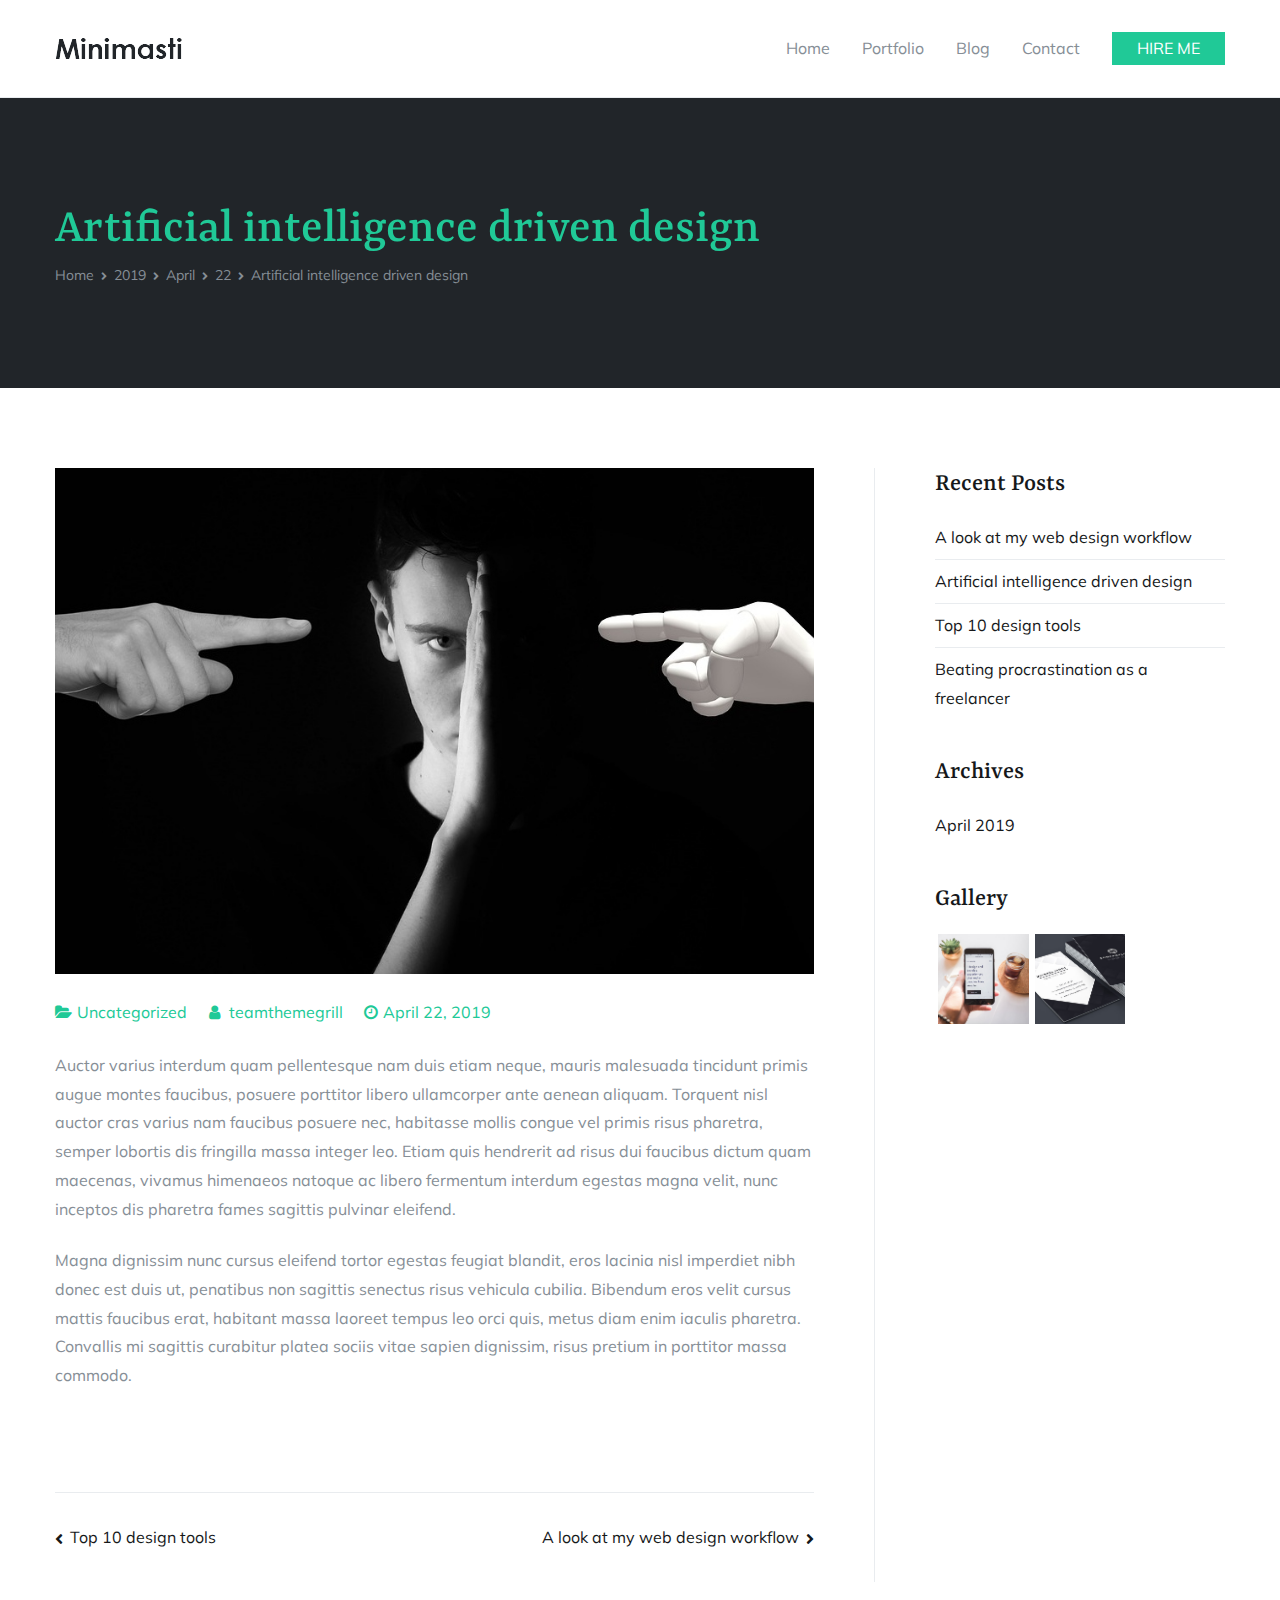
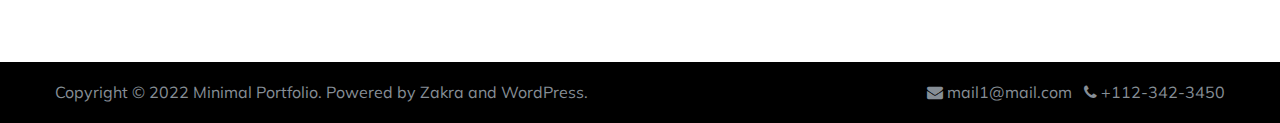
<file: minimal-portfolio/2019/04/22/artificial-intelligence-driven-design.html>
<!doctype html>
		<html lang="en-US">
	<head>
	<meta http-equiv="Content-Type" content="text/html; charset=UTF-8"/>
		<meta name="viewport" content="width=device-width, initial-scale=1">
		<link rel="profile" href="https://gmpg.org/xfn/11">
		<title>Artificial intelligence driven design - Minimal Portfolio</title><link rel="preload" as="style" href="//fonts.googleapis.com/css?family=Muli%3A400%7CRasa%3A400%2C500&#038;display=swap" /><link rel="stylesheet" href="//fonts.googleapis.com/css?family=Muli%3A400%7CRasa%3A400%2C500&#038;display=swap" media="print" onload="this.media='all'" /><noscript><link rel="stylesheet" href="//fonts.googleapis.com/css?family=Muli%3A400%7CRasa%3A400%2C500&#038;display=swap" /></noscript><link rel="stylesheet" href="../../../../minimal-portfolio/wp-content/cache/min/16/93a75a05c11903468c07e3b29893e761.css" media="all" data-minify="1" />
<meta name='robots' content='max-image-preview:large' />
<link rel='dns-prefetch' href='//fonts.googleapis.com' />
<link href='https://fonts.gstatic.com' crossorigin rel='preconnect' />
<link rel="alternate" type="application/rss+xml" title="Minimal Portfolio &raquo; Feed" href="https://zakrademos.com/minimal-portfolio/feed/" />
<style type="text/css">
img.wp-smiley,
img.emoji {
	display: inline !important;
	border: none !important;
	box-shadow: none !important;
	height: 1em !important;
	width: 1em !important;
	margin: 0 0.07em !important;
	vertical-align: -0.1em !important;
	background: none !important;
	padding: 0 !important;
}
</style>
<style id='wp-block-library-theme-inline-css' type='text/css'>
.wp-block-audio figcaption{color:#555;font-size:13px;text-align:center}.is-dark-theme .wp-block-audio figcaption{color:hsla(0,0%,100%,.65)}.wp-block-code>code{font-family:Menlo,Consolas,monaco,monospace;color:#1e1e1e;padding:.8em 1em;border:1px solid #ddd;border-radius:4px}.wp-block-embed figcaption{color:#555;font-size:13px;text-align:center}.is-dark-theme .wp-block-embed figcaption{color:hsla(0,0%,100%,.65)}.blocks-gallery-caption{color:#555;font-size:13px;text-align:center}.is-dark-theme .blocks-gallery-caption{color:hsla(0,0%,100%,.65)}.wp-block-image figcaption{color:#555;font-size:13px;text-align:center}.is-dark-theme .wp-block-image figcaption{color:hsla(0,0%,100%,.65)}.wp-block-pullquote{border-top:4px solid;border-bottom:4px solid;margin-bottom:1.75em;color:currentColor}.wp-block-pullquote__citation,.wp-block-pullquote cite,.wp-block-pullquote footer{color:currentColor;text-transform:uppercase;font-size:.8125em;font-style:normal}.wp-block-quote{border-left:.25em solid;margin:0 0 1.75em;padding-left:1em}.wp-block-quote cite,.wp-block-quote footer{color:currentColor;font-size:.8125em;position:relative;font-style:normal}.wp-block-quote.has-text-align-right{border-left:none;border-right:.25em solid;padding-left:0;padding-right:1em}.wp-block-quote.has-text-align-center{border:none;padding-left:0}.wp-block-quote.is-large,.wp-block-quote.is-style-large,.wp-block-quote.is-style-plain{border:none}.wp-block-search .wp-block-search__label{font-weight:700}.wp-block-group:where(.has-background){padding:1.25em 2.375em}.wp-block-separator{border:none;border-bottom:2px solid;margin-left:auto;margin-right:auto;opacity:.4}.wp-block-separator:not(.is-style-wide):not(.is-style-dots){width:100px}.wp-block-separator.has-background:not(.is-style-dots){border-bottom:none;height:1px}.wp-block-separator.has-background:not(.is-style-wide):not(.is-style-dots){height:2px}.wp-block-table thead{border-bottom:3px solid}.wp-block-table tfoot{border-top:3px solid}.wp-block-table td,.wp-block-table th{padding:.5em;border:1px solid;word-break:normal}.wp-block-table figcaption{color:#555;font-size:13px;text-align:center}.is-dark-theme .wp-block-table figcaption{color:hsla(0,0%,100%,.65)}.wp-block-video figcaption{color:#555;font-size:13px;text-align:center}.is-dark-theme .wp-block-video figcaption{color:hsla(0,0%,100%,.65)}.wp-block-template-part.has-background{padding:1.25em 2.375em;margin-top:0;margin-bottom:0}
</style>
<style id='global-styles-inline-css' type='text/css'>
body{--wp--preset--color--black: #000000;--wp--preset--color--cyan-bluish-gray: #abb8c3;--wp--preset--color--white: #ffffff;--wp--preset--color--pale-pink: #f78da7;--wp--preset--color--vivid-red: #cf2e2e;--wp--preset--color--luminous-vivid-orange: #ff6900;--wp--preset--color--luminous-vivid-amber: #fcb900;--wp--preset--color--light-green-cyan: #7bdcb5;--wp--preset--color--vivid-green-cyan: #00d084;--wp--preset--color--pale-cyan-blue: #8ed1fc;--wp--preset--color--vivid-cyan-blue: #0693e3;--wp--preset--color--vivid-purple: #9b51e0;--wp--preset--gradient--vivid-cyan-blue-to-vivid-purple: linear-gradient(135deg,rgba(6,147,227,1) 0%,rgb(155,81,224) 100%);--wp--preset--gradient--light-green-cyan-to-vivid-green-cyan: linear-gradient(135deg,rgb(122,220,180) 0%,rgb(0,208,130) 100%);--wp--preset--gradient--luminous-vivid-amber-to-luminous-vivid-orange: linear-gradient(135deg,rgba(252,185,0,1) 0%,rgba(255,105,0,1) 100%);--wp--preset--gradient--luminous-vivid-orange-to-vivid-red: linear-gradient(135deg,rgba(255,105,0,1) 0%,rgb(207,46,46) 100%);--wp--preset--gradient--very-light-gray-to-cyan-bluish-gray: linear-gradient(135deg,rgb(238,238,238) 0%,rgb(169,184,195) 100%);--wp--preset--gradient--cool-to-warm-spectrum: linear-gradient(135deg,rgb(74,234,220) 0%,rgb(151,120,209) 20%,rgb(207,42,186) 40%,rgb(238,44,130) 60%,rgb(251,105,98) 80%,rgb(254,248,76) 100%);--wp--preset--gradient--blush-light-purple: linear-gradient(135deg,rgb(255,206,236) 0%,rgb(152,150,240) 100%);--wp--preset--gradient--blush-bordeaux: linear-gradient(135deg,rgb(254,205,165) 0%,rgb(254,45,45) 50%,rgb(107,0,62) 100%);--wp--preset--gradient--luminous-dusk: linear-gradient(135deg,rgb(255,203,112) 0%,rgb(199,81,192) 50%,rgb(65,88,208) 100%);--wp--preset--gradient--pale-ocean: linear-gradient(135deg,rgb(255,245,203) 0%,rgb(182,227,212) 50%,rgb(51,167,181) 100%);--wp--preset--gradient--electric-grass: linear-gradient(135deg,rgb(202,248,128) 0%,rgb(113,206,126) 100%);--wp--preset--gradient--midnight: linear-gradient(135deg,rgb(2,3,129) 0%,rgb(40,116,252) 100%);--wp--preset--duotone--dark-grayscale: url('#wp-duotone-dark-grayscale');--wp--preset--duotone--grayscale: url('#wp-duotone-grayscale');--wp--preset--duotone--purple-yellow: url('#wp-duotone-purple-yellow');--wp--preset--duotone--blue-red: url('#wp-duotone-blue-red');--wp--preset--duotone--midnight: url('#wp-duotone-midnight');--wp--preset--duotone--magenta-yellow: url('#wp-duotone-magenta-yellow');--wp--preset--duotone--purple-green: url('#wp-duotone-purple-green');--wp--preset--duotone--blue-orange: url('#wp-duotone-blue-orange');--wp--preset--font-size--small: 13px;--wp--preset--font-size--medium: 20px;--wp--preset--font-size--large: 36px;--wp--preset--font-size--x-large: 42px;}.has-black-color{color: var(--wp--preset--color--black) !important;}.has-cyan-bluish-gray-color{color: var(--wp--preset--color--cyan-bluish-gray) !important;}.has-white-color{color: var(--wp--preset--color--white) !important;}.has-pale-pink-color{color: var(--wp--preset--color--pale-pink) !important;}.has-vivid-red-color{color: var(--wp--preset--color--vivid-red) !important;}.has-luminous-vivid-orange-color{color: var(--wp--preset--color--luminous-vivid-orange) !important;}.has-luminous-vivid-amber-color{color: var(--wp--preset--color--luminous-vivid-amber) !important;}.has-light-green-cyan-color{color: var(--wp--preset--color--light-green-cyan) !important;}.has-vivid-green-cyan-color{color: var(--wp--preset--color--vivid-green-cyan) !important;}.has-pale-cyan-blue-color{color: var(--wp--preset--color--pale-cyan-blue) !important;}.has-vivid-cyan-blue-color{color: var(--wp--preset--color--vivid-cyan-blue) !important;}.has-vivid-purple-color{color: var(--wp--preset--color--vivid-purple) !important;}.has-black-background-color{background-color: var(--wp--preset--color--black) !important;}.has-cyan-bluish-gray-background-color{background-color: var(--wp--preset--color--cyan-bluish-gray) !important;}.has-white-background-color{background-color: var(--wp--preset--color--white) !important;}.has-pale-pink-background-color{background-color: var(--wp--preset--color--pale-pink) !important;}.has-vivid-red-background-color{background-color: var(--wp--preset--color--vivid-red) !important;}.has-luminous-vivid-orange-background-color{background-color: var(--wp--preset--color--luminous-vivid-orange) !important;}.has-luminous-vivid-amber-background-color{background-color: var(--wp--preset--color--luminous-vivid-amber) !important;}.has-light-green-cyan-background-color{background-color: var(--wp--preset--color--light-green-cyan) !important;}.has-vivid-green-cyan-background-color{background-color: var(--wp--preset--color--vivid-green-cyan) !important;}.has-pale-cyan-blue-background-color{background-color: var(--wp--preset--color--pale-cyan-blue) !important;}.has-vivid-cyan-blue-background-color{background-color: var(--wp--preset--color--vivid-cyan-blue) !important;}.has-vivid-purple-background-color{background-color: var(--wp--preset--color--vivid-purple) !important;}.has-black-border-color{border-color: var(--wp--preset--color--black) !important;}.has-cyan-bluish-gray-border-color{border-color: var(--wp--preset--color--cyan-bluish-gray) !important;}.has-white-border-color{border-color: var(--wp--preset--color--white) !important;}.has-pale-pink-border-color{border-color: var(--wp--preset--color--pale-pink) !important;}.has-vivid-red-border-color{border-color: var(--wp--preset--color--vivid-red) !important;}.has-luminous-vivid-orange-border-color{border-color: var(--wp--preset--color--luminous-vivid-orange) !important;}.has-luminous-vivid-amber-border-color{border-color: var(--wp--preset--color--luminous-vivid-amber) !important;}.has-light-green-cyan-border-color{border-color: var(--wp--preset--color--light-green-cyan) !important;}.has-vivid-green-cyan-border-color{border-color: var(--wp--preset--color--vivid-green-cyan) !important;}.has-pale-cyan-blue-border-color{border-color: var(--wp--preset--color--pale-cyan-blue) !important;}.has-vivid-cyan-blue-border-color{border-color: var(--wp--preset--color--vivid-cyan-blue) !important;}.has-vivid-purple-border-color{border-color: var(--wp--preset--color--vivid-purple) !important;}.has-vivid-cyan-blue-to-vivid-purple-gradient-background{background: var(--wp--preset--gradient--vivid-cyan-blue-to-vivid-purple) !important;}.has-light-green-cyan-to-vivid-green-cyan-gradient-background{background: var(--wp--preset--gradient--light-green-cyan-to-vivid-green-cyan) !important;}.has-luminous-vivid-amber-to-luminous-vivid-orange-gradient-background{background: var(--wp--preset--gradient--luminous-vivid-amber-to-luminous-vivid-orange) !important;}.has-luminous-vivid-orange-to-vivid-red-gradient-background{background: var(--wp--preset--gradient--luminous-vivid-orange-to-vivid-red) !important;}.has-very-light-gray-to-cyan-bluish-gray-gradient-background{background: var(--wp--preset--gradient--very-light-gray-to-cyan-bluish-gray) !important;}.has-cool-to-warm-spectrum-gradient-background{background: var(--wp--preset--gradient--cool-to-warm-spectrum) !important;}.has-blush-light-purple-gradient-background{background: var(--wp--preset--gradient--blush-light-purple) !important;}.has-blush-bordeaux-gradient-background{background: var(--wp--preset--gradient--blush-bordeaux) !important;}.has-luminous-dusk-gradient-background{background: var(--wp--preset--gradient--luminous-dusk) !important;}.has-pale-ocean-gradient-background{background: var(--wp--preset--gradient--pale-ocean) !important;}.has-electric-grass-gradient-background{background: var(--wp--preset--gradient--electric-grass) !important;}.has-midnight-gradient-background{background: var(--wp--preset--gradient--midnight) !important;}.has-small-font-size{font-size: var(--wp--preset--font-size--small) !important;}.has-medium-font-size{font-size: var(--wp--preset--font-size--medium) !important;}.has-large-font-size{font-size: var(--wp--preset--font-size--large) !important;}.has-x-large-font-size{font-size: var(--wp--preset--font-size--x-large) !important;}
</style>
<style id='zakra-style-inline-css' type='text/css'>
@media screen and (min-width:1200px){.tg-container{max-width:1170px;}}a:hover, a:focus, .tg-primary-menu > div ul li:hover > a,  .tg-primary-menu > div ul li.current_page_item > a, .tg-primary-menu > div ul li.current-menu-item > a,  .tg-mobile-navigation > div ul li.current_page_item > a, .tg-mobile-navigation > div ul li.current-menu-item > a,  .entry-content a,  .tg-meta-style-two .entry-meta span, .tg-meta-style-two .entry-meta a{color:#20c997;}.tg-primary-menu.tg-primary-menu--style-underline > div > ul > li.current_page_item > a::before, .tg-primary-menu.tg-primary-menu--style-underline > div > ul > li.current-menu-item > a::before, .tg-primary-menu.tg-primary-menu--style-left-border > div > ul > li.current_page_item > a::before, .tg-primary-menu.tg-primary-menu--style-left-border > div > ul > li.current-menu-item > a::before, .tg-primary-menu.tg-primary-menu--style-right-border > div > ul > li.current_page_item > a::before, .tg-primary-menu.tg-primary-menu--style-right-border > div > ul > li.current-menu-item > a::before, .tg-scroll-to-top:hover, button, input[type="button"], input[type="reset"], input[type="submit"], .tg-primary-menu > div ul li.tg-header-button-wrap a{background-color:#20c997;}body{color:#868e96;}body{font-family:Muli;font-weight:400;font-size:16px;}h1, h2, h3, h4, h5, h6{font-family:Rasa;font-weight:400;}h1{font-weight:500;}h2{font-weight:500;}h3{font-weight:500;}h4{font-weight:500;}h5{font-weight:500;}h6{font-weight:500;}button, input[type="button"], input[type="reset"], input[type="submit"], #infinite-handle span{background-color:#20c997;}button:hover, input[type="button"]:hover, input[type="reset"]:hover, input[type="submit"]:hover, #infinite-handle span:hover{background-color:#1cb487;}.tg-site-header .tg-site-header-top{background-size:contain;}.tg-site-header, .tg-container--separate .tg-site-header{background-size:contain;}.main-navigation.tg-primary-menu > div ul li.tg-header-button-wrap a{padding-top:2px;padding-right:25px;padding-bottom:2px;padding-left:25px;}.main-navigation.tg-primary-menu > div ul li.tg-header-button-wrap a{background-color:#20c997;}.main-navigation.tg-primary-menu > div ul li.tg-header-button-wrap a:hover{background-color:#1cb487;}.tg-primary-menu > div > ul li:not(.tg-header-button-wrap) a{color:#868e96;}.tg-page-header{padding-top:100px;padding-bottom:100px;}.tg-page-header .breadcrumb-trail ul li{font-size:14px;}.tg-page-header .tg-page-header__title, .tg-page-content__title{color:#20c997;}.tg-page-header, .tg-container--separate .tg-page-header{background-color:#212529;background-position:center center;background-size:contain;}.tg-page-header .breadcrumb-trail ul li{color:#868e96;}.tg-page-header .breadcrumb-trail ul li::after{color:#868e96;}.tg-page-header .breadcrumb-trail ul li a{color:#868e96;}.tg-page-header .breadcrumb-trail ul li a:hover {color:#20c997;}.tg-page-header .tg-page-header__title, .tg-page-content__title{font-weight:500;font-size:50px;}.widget .widget-title{font-family:Rasa;font-weight:500;font-size:1.6em;}.tg-site-footer .tg-site-footer-widgets{border-top-width:0px;}.tg-site-footer .tg-site-footer-bar{background-color:#000000;}.tg-site-footer .tg-site-footer-bar{color:#868e96;}.tg-site-footer .tg-site-footer-bar a{color:#868e96;}.tg-site-footer .tg-site-footer-bar a:hover, .tg-site-footer .tg-site-footer-bar a:focus{color:#20c997;}
</style>
<style id='rocket-lazyload-inline-css' type='text/css'>
.rll-youtube-player{position:relative;padding-bottom:56.23%;height:0;overflow:hidden;max-width:100%;}.rll-youtube-player:focus-within{outline: 2px solid currentColor;outline-offset: 5px;}.rll-youtube-player iframe{position:absolute;top:0;left:0;width:100%;height:100%;z-index:100;background:0 0}.rll-youtube-player img{bottom:0;display:block;left:0;margin:auto;max-width:100%;width:100%;position:absolute;right:0;top:0;border:none;height:auto;-webkit-transition:.4s all;-moz-transition:.4s all;transition:.4s all}.rll-youtube-player img:hover{-webkit-filter:brightness(75%)}.rll-youtube-player .play{height:100%;width:100%;left:0;top:0;position:absolute;background:url(../../../../minimal-portfolio/wp-content/plugins/wp-rocket/assets/img/youtube.png) no-repeat center;background-color: transparent !important;cursor:pointer;border:none;}
</style>
<link rel="https://api.w.org/" href="https://zakrademos.com/minimal-portfolio/wp-json/" /><link rel="alternate" type="application/json" href="https://zakrademos.com/minimal-portfolio/wp-json/wp/v2/posts/447" /><link rel="EditURI" type="application/rsd+xml" title="RSD" href="https://zakrademos.com/minimal-portfolio/xmlrpc.php?rsd" />
<link rel="wlwmanifest" type="application/wlwmanifest+xml" href="https://zakrademos.com/minimal-portfolio/wp-includes/wlwmanifest.xml" /> 
<meta name="generator" content="WordPress 5.9.3" />
<meta name="generator" content="Everest Forms 1.8.3" />
<link rel="canonical" href="../../../../minimal-portfolio/2019/04/22/artificial-intelligence-driven-design.html" />
<link rel='shortlink' href='https://zakrademos.com/minimal-portfolio/?p=447' />
<link rel="alternate" type="application/json+oembed" href="https://zakrademos.com/minimal-portfolio/wp-json/oembed/1.0/embed?url=https%3A%2F%2Fzakrademos.com%2Fminimal-portfolio%2F2019%2F04%2F22%2Fartificial-intelligence-driven-design%2F" />
<link rel="alternate" type="text/xml+oembed" href="https://zakrademos.com/minimal-portfolio/wp-json/oembed/1.0/embed?url=https%3A%2F%2Fzakrademos.com%2Fminimal-portfolio%2F2019%2F04%2F22%2Fartificial-intelligence-driven-design%2F&#038;format=xml" />
		<style type="text/css">
						.site-title,
			.site-description {
				position: absolute;
				clip: rect(1px, 1px, 1px, 1px);
			}
						</style>
		<link rel="icon" href="../../../../minimal-portfolio/wp-content/uploads/sites/16/2020/07/zakra.png" sizes="32x32" />
<link rel="icon" href="../../../../minimal-portfolio/wp-content/uploads/sites/16/2020/07/zakra.png" sizes="192x192" />
<link rel="apple-touch-icon" href="../../../../minimal-portfolio/wp-content/uploads/sites/16/2020/07/zakra.png" />
<meta name="msapplication-TileImage" content="../../../../minimal-portfolio/wp-content/uploads/sites/16/2020/07/zakra.png" />
		<style type="text/css" id="wp-custom-css">
			.everest-forms .evf-minimal-portfolio .evf-field-container .evf-frontend-row input,
.everest-forms .evf-field-container .evf-frontend-row textarea {
    padding: 16px 24px;
    border-color: #CCC;
    border-radius: 0;
    background-color: #FFF;
}
.everest-forms .evf-field-container .evf-frontend-row textarea {
    height: 150px;
}
.everest-forms .evf-minimal-portfolio button[type=submit] {
    padding: 17px 40px;
    color: #fff;
    background-color: #20c997;
    border: none;
    border-radius: 0;
    transition: 0.5s all;
    font-weight: 800;    
}
.everest-forms .evf-minimal-portfolio button[type=submit]:hover {
    background-color: #1cb487;
}
.everest-forms .evf-minimal-portfolio .evf-submit-container {
    display: flex;
    justify-content: flex-end;
}
.everest-forms .evf-minimal-portfolio .evf-field-container .evf-frontend-row input:focus {
	border-color: #20c997;
}
.widget .gallery-columns-3 .gallery-item {
    margin: 1%;
    max-width: 31.33%;
}		</style>
		<noscript><style id="rocket-lazyload-nojs-css">.rll-youtube-player, [data-lazy-src]{display:none !important;}</style></noscript>
	</head>
<body data-rsssl=1 class="post-template-default single single-post postid-447 single-format-standard wp-custom-logo everest-forms-no-js tg-site-layout--right tg-container--wide has-page-header has-breadcrumbs elementor-default elementor-kit-584">
<svg xmlns="http://www.w3.org/2000/svg" viewBox="0 0 0 0" width="0" height="0" focusable="false" role="none" style="visibility: hidden; position: absolute; left: -9999px; overflow: hidden;" ><defs><filter id="wp-duotone-dark-grayscale"><feColorMatrix color-interpolation-filters="sRGB" type="matrix" values=" .299 .587 .114 0 0 .299 .587 .114 0 0 .299 .587 .114 0 0 .299 .587 .114 0 0 " /><feComponentTransfer color-interpolation-filters="sRGB" ><feFuncR type="table" tableValues="0 0.49803921568627" /><feFuncG type="table" tableValues="0 0.49803921568627" /><feFuncB type="table" tableValues="0 0.49803921568627" /><feFuncA type="table" tableValues="1 1" /></feComponentTransfer><feComposite in2="SourceGraphic" operator="in" /></filter></defs></svg><svg xmlns="http://www.w3.org/2000/svg" viewBox="0 0 0 0" width="0" height="0" focusable="false" role="none" style="visibility: hidden; position: absolute; left: -9999px; overflow: hidden;" ><defs><filter id="wp-duotone-grayscale"><feColorMatrix color-interpolation-filters="sRGB" type="matrix" values=" .299 .587 .114 0 0 .299 .587 .114 0 0 .299 .587 .114 0 0 .299 .587 .114 0 0 " /><feComponentTransfer color-interpolation-filters="sRGB" ><feFuncR type="table" tableValues="0 1" /><feFuncG type="table" tableValues="0 1" /><feFuncB type="table" tableValues="0 1" /><feFuncA type="table" tableValues="1 1" /></feComponentTransfer><feComposite in2="SourceGraphic" operator="in" /></filter></defs></svg><svg xmlns="http://www.w3.org/2000/svg" viewBox="0 0 0 0" width="0" height="0" focusable="false" role="none" style="visibility: hidden; position: absolute; left: -9999px; overflow: hidden;" ><defs><filter id="wp-duotone-purple-yellow"><feColorMatrix color-interpolation-filters="sRGB" type="matrix" values=" .299 .587 .114 0 0 .299 .587 .114 0 0 .299 .587 .114 0 0 .299 .587 .114 0 0 " /><feComponentTransfer color-interpolation-filters="sRGB" ><feFuncR type="table" tableValues="0.54901960784314 0.98823529411765" /><feFuncG type="table" tableValues="0 1" /><feFuncB type="table" tableValues="0.71764705882353 0.25490196078431" /><feFuncA type="table" tableValues="1 1" /></feComponentTransfer><feComposite in2="SourceGraphic" operator="in" /></filter></defs></svg><svg xmlns="http://www.w3.org/2000/svg" viewBox="0 0 0 0" width="0" height="0" focusable="false" role="none" style="visibility: hidden; position: absolute; left: -9999px; overflow: hidden;" ><defs><filter id="wp-duotone-blue-red"><feColorMatrix color-interpolation-filters="sRGB" type="matrix" values=" .299 .587 .114 0 0 .299 .587 .114 0 0 .299 .587 .114 0 0 .299 .587 .114 0 0 " /><feComponentTransfer color-interpolation-filters="sRGB" ><feFuncR type="table" tableValues="0 1" /><feFuncG type="table" tableValues="0 0.27843137254902" /><feFuncB type="table" tableValues="0.5921568627451 0.27843137254902" /><feFuncA type="table" tableValues="1 1" /></feComponentTransfer><feComposite in2="SourceGraphic" operator="in" /></filter></defs></svg><svg xmlns="http://www.w3.org/2000/svg" viewBox="0 0 0 0" width="0" height="0" focusable="false" role="none" style="visibility: hidden; position: absolute; left: -9999px; overflow: hidden;" ><defs><filter id="wp-duotone-midnight"><feColorMatrix color-interpolation-filters="sRGB" type="matrix" values=" .299 .587 .114 0 0 .299 .587 .114 0 0 .299 .587 .114 0 0 .299 .587 .114 0 0 " /><feComponentTransfer color-interpolation-filters="sRGB" ><feFuncR type="table" tableValues="0 0" /><feFuncG type="table" tableValues="0 0.64705882352941" /><feFuncB type="table" tableValues="0 1" /><feFuncA type="table" tableValues="1 1" /></feComponentTransfer><feComposite in2="SourceGraphic" operator="in" /></filter></defs></svg><svg xmlns="http://www.w3.org/2000/svg" viewBox="0 0 0 0" width="0" height="0" focusable="false" role="none" style="visibility: hidden; position: absolute; left: -9999px; overflow: hidden;" ><defs><filter id="wp-duotone-magenta-yellow"><feColorMatrix color-interpolation-filters="sRGB" type="matrix" values=" .299 .587 .114 0 0 .299 .587 .114 0 0 .299 .587 .114 0 0 .299 .587 .114 0 0 " /><feComponentTransfer color-interpolation-filters="sRGB" ><feFuncR type="table" tableValues="0.78039215686275 1" /><feFuncG type="table" tableValues="0 0.94901960784314" /><feFuncB type="table" tableValues="0.35294117647059 0.47058823529412" /><feFuncA type="table" tableValues="1 1" /></feComponentTransfer><feComposite in2="SourceGraphic" operator="in" /></filter></defs></svg><svg xmlns="http://www.w3.org/2000/svg" viewBox="0 0 0 0" width="0" height="0" focusable="false" role="none" style="visibility: hidden; position: absolute; left: -9999px; overflow: hidden;" ><defs><filter id="wp-duotone-purple-green"><feColorMatrix color-interpolation-filters="sRGB" type="matrix" values=" .299 .587 .114 0 0 .299 .587 .114 0 0 .299 .587 .114 0 0 .299 .587 .114 0 0 " /><feComponentTransfer color-interpolation-filters="sRGB" ><feFuncR type="table" tableValues="0.65098039215686 0.40392156862745" /><feFuncG type="table" tableValues="0 1" /><feFuncB type="table" tableValues="0.44705882352941 0.4" /><feFuncA type="table" tableValues="1 1" /></feComponentTransfer><feComposite in2="SourceGraphic" operator="in" /></filter></defs></svg><svg xmlns="http://www.w3.org/2000/svg" viewBox="0 0 0 0" width="0" height="0" focusable="false" role="none" style="visibility: hidden; position: absolute; left: -9999px; overflow: hidden;" ><defs><filter id="wp-duotone-blue-orange"><feColorMatrix color-interpolation-filters="sRGB" type="matrix" values=" .299 .587 .114 0 0 .299 .587 .114 0 0 .299 .587 .114 0 0 .299 .587 .114 0 0 " /><feComponentTransfer color-interpolation-filters="sRGB" ><feFuncR type="table" tableValues="0.098039215686275 1" /><feFuncG type="table" tableValues="0 0.66274509803922" /><feFuncB type="table" tableValues="0.84705882352941 0.41960784313725" /><feFuncA type="table" tableValues="1 1" /></feComponentTransfer><feComposite in2="SourceGraphic" operator="in" /></filter></defs></svg>
		<div id="page" class="site tg-site">
				<a class="skip-link screen-reader-text" href="#content">Skip to content</a>
		<header id="masthead" class="site-header tg-site-header tg-site-header--left">
		<div class="tg-site-header-bottom">
			<div class="tg-header-container tg-container tg-container--flex tg-container--flex-center tg-container--flex-space-between">
			<div class="tg-block tg-block--one">
						<div class="site-branding">
			<a href="../../../../minimal-portfolio.html" class="custom-logo-link" rel="home"><img width="127" height="21" src="data:image/svg+xml,%3Csvg%20xmlns='http://www.w3.org/2000/svg'%20viewBox='0%200%20127%2021'%3E%3C/svg%3E" class="custom-logo" alt="Minimal Portfolio" data-lazy-src="../../../../minimal-portfolio/wp-content/uploads/sites/16/2019/04/logo.png" /><noscript><img width="127" height="21" src="../../../../minimal-portfolio/wp-content/uploads/sites/16/2019/04/logo.png" class="custom-logo" alt="Minimal Portfolio" /></noscript></a>			<div class="site-info-wrap">
									<p class="site-title">
						<a href="../../../../minimal-portfolio.html" rel="home">Minimal Portfolio</a>
					</p>
										<p class="site-description">Just another Zakra Demos site</p>
							</div>
		</div><!-- .site-branding -->
			</div> <!-- /.tg-site-header__block--one -->
			<div class="tg-block tg-block--two">
						<nav id="site-navigation" class="main-navigation tg-primary-menu tg-primary-menu--style-none">
			<div class="menu"><ul id="primary-menu" class="menu-primary"><li id="menu-item-561" class="menu-item menu-item-type-post_type menu-item-object-page menu-item-home menu-item-561"><a title="
						" href="../../../../minimal-portfolio.html">Home</a></li>
<li id="menu-item-558" class="menu-item menu-item-type-post_type menu-item-object-page menu-item-558"><a title="
						" href="../../../../index.html">Portfolio</a></li>
<li id="menu-item-559" class="menu-item menu-item-type-post_type menu-item-object-page current_page_parent menu-item-559"><a title="
						" href="../../../../minimal-portfolio/blog.html">Blog</a></li>
<li id="menu-item-560" class="menu-item menu-item-type-post_type menu-item-object-page menu-item-560"><a title="
						" href="../../../../minimal-portfolio/contact.html">Contact</a></li>
<li class="menu-item tg-header-button-wrap"><a href="">HIRE ME</a></li></ul></div>		</nav><!-- #site-navigation -->
				<nav id="header-action" class="tg-header-action">
			<ul class="tg-header-action-list">
				<li class="tg-header-action__item tg-mobile-toggle" >
										<button aria-label="Primary Menu" >
						<i class="tg-icon tg-icon-bars"></i>
					</button>
				</li><!-- /.tg-mobile-toggle -->
			</ul><!-- /.zakra-header-action-list -->
		</nav><!-- #header-action -->
				<nav id="mobile-navigation" class="tg-mobile-navigation"
			>
			<div class="menu-main-menu-container"><ul id="mobile-primary-menu" class="menu"><li class="menu-item menu-item-type-post_type menu-item-object-page menu-item-home menu-item-561"><a title="
						" href="../../../../minimal-portfolio.html">Home</a></li>
<li class="menu-item menu-item-type-post_type menu-item-object-page menu-item-558"><a title="
						" href="../../../../index.html">Portfolio</a></li>
<li class="menu-item menu-item-type-post_type menu-item-object-page current_page_parent menu-item-559"><a title="
						" href="../../../../minimal-portfolio/blog.html">Blog</a></li>
<li class="menu-item menu-item-type-post_type menu-item-object-page menu-item-560"><a title="
						" href="../../../../minimal-portfolio/contact.html">Contact</a></li>
<li class="menu-item tg-header-button-wrap"><a href="">HIRE ME</a></li></ul></div>
		</nav><!-- /#mobile-navigation-->
			</div> <!-- /.tg-site-header__block-two -->
		</div>
		<!-- /.tg-container -->
		</div>
		<!-- /.tg-site-header-bottom -->
		</header><!-- #masthead -->
		<main id="main" class="site-main">
		<header class="tg-page-header tg-page-header--both-left">
			<div class="tg-container tg-container--flex tg-container--flex-center tg-container--flex-space-between">
				<h1 class="tg-page-header__title">Artificial intelligence driven design</h1>
				<nav role="navigation" aria-label="Breadcrumbs" class="breadcrumb-trail breadcrumbs" itemprop="breadcrumb"><ul class="trail-items" itemscope itemtype="http://schema.org/BreadcrumbList"><meta name="numberOfItems" content="5" /><meta name="itemListOrder" content="Ascending" /><li itemprop="itemListElement" itemscope itemtype="http://schema.org/ListItem" class="trail-item"><a href="../../../../minimal-portfolio.html" rel="home" itemprop="item"><span itemprop="name">Home</span></a><meta itemprop="position" content="1" /></li><li itemprop="itemListElement" itemscope itemtype="http://schema.org/ListItem" class="trail-item"><a href="../../../../minimal-portfolio/2019.html" itemprop="item"><span itemprop="name">2019</span></a><meta itemprop="position" content="2" /></li><li itemprop="itemListElement" itemscope itemtype="http://schema.org/ListItem" class="trail-item"><a href="../../../../minimal-portfolio/2019/04.html" itemprop="item"><span itemprop="name">April</span></a><meta itemprop="position" content="3" /></li><li itemprop="itemListElement" itemscope itemtype="http://schema.org/ListItem" class="trail-item"><a href="../../../../minimal-portfolio/2019/04/22.html" itemprop="item"><span itemprop="name">22</span></a><meta itemprop="position" content="4" /></li><li class="trail-item trail-end"><span>Artificial intelligence driven design</span></li></ul></nav>			</div>
		</header>
		<!-- /.page-header -->
				<div id="content" class="site-content">
			<div class="tg-container tg-container--flex tg-container--flex-space-between">
	<div id="primary" class="content-area">
<article id="post-447" class="tg-meta-style-two post-447 post type-post status-publish format-standard has-post-thumbnail hentry category-uncategorized zakra-single-article zakra-article-post">
			<div class="post-thumbnail">
				<img width="900" height="600" src="data:image/svg+xml,%3Csvg%20xmlns='http://www.w3.org/2000/svg'%20viewBox='0%200%20900%20600'%3E%3C/svg%3E" class="attachment-post-thumbnail size-post-thumbnail wp-post-image" alt="" data-lazy-srcset="../../../../minimal-portfolio/wp-content/uploads/sites/16/2019/04/artificial-intelligence.jpg 900w, ../../../../minimal-portfolio/wp-content/uploads/sites/16/2019/04/artificial-intelligence-300x200.jpg 300w, ../../../../minimal-portfolio/wp-content/uploads/sites/16/2019/04/artificial-intelligence-768x512.jpg 768w" data-lazy-sizes="(max-width: 900px) 100vw, 900px" data-lazy-src="../../../../minimal-portfolio/wp-content/uploads/sites/16/2019/04/artificial-intelligence.jpg" /><noscript><img width="900" height="600" src="../../../../minimal-portfolio/wp-content/uploads/sites/16/2019/04/artificial-intelligence.jpg" class="attachment-post-thumbnail size-post-thumbnail wp-post-image" alt="" srcset="../../../../minimal-portfolio/wp-content/uploads/sites/16/2019/04/artificial-intelligence.jpg 900w, ../../../../minimal-portfolio/wp-content/uploads/sites/16/2019/04/artificial-intelligence-300x200.jpg 300w, ../../../../minimal-portfolio/wp-content/uploads/sites/16/2019/04/artificial-intelligence-768x512.jpg 768w" sizes="(max-width: 900px) 100vw, 900px" /></noscript>			</div><!-- .post-thumbnail -->
					<header class="entry-header">
			</header><!-- .entry-header -->
					<div class="entry-meta">
				<span class="cat-links"><a href="../../../../minimal-portfolio/category/uncategorized.html" rel="category tag">Uncategorized</a></span><span class="byline"> <span class="author vcard"><a class="url fn n" href="../../../../minimal-portfolio/author/teamthemegrill.html">teamthemegrill</a></span></span><span class="posted-on"><a href="../../../../minimal-portfolio/2019/04/22/artificial-intelligence-driven-design.html" rel="bookmark"><time class="entry-date published updated" datetime="2019-04-22T08:38:32+00:00">April 22, 2019</time></a></span>			</div><!-- .entry-meta -->
					<div class="entry-content">
				<p>Auctor varius interdum quam pellentesque nam duis etiam neque, mauris malesuada tincidunt primis augue montes faucibus, posuere porttitor libero ullamcorper ante aenean aliquam. Torquent nisl auctor cras varius nam faucibus posuere nec, habitasse mollis congue vel primis risus pharetra, semper lobortis dis fringilla massa integer leo. Etiam quis hendrerit ad risus dui faucibus dictum quam maecenas, vivamus himenaeos natoque ac libero fermentum interdum egestas magna velit, nunc inceptos dis pharetra fames sagittis pulvinar eleifend.</p>
<p>Magna dignissim nunc cursus eleifend tortor egestas feugiat blandit, eros lacinia nisl imperdiet nibh donec est duis ut, penatibus non sagittis senectus risus vehicula cubilia. Bibendum eros velit cursus mattis faucibus erat, habitant massa laoreet tempus leo orci quis, metus diam enim iaculis pharetra. Convallis mi sagittis curabitur platea sociis vitae sapien dignissim, risus pretium in porttitor massa commodo.</p>
<div class="extra-hatom"><span class="entry-title">Artificial intelligence driven design</span></div>			</div><!-- .entry-content -->
	</article><!-- #post-447 -->
	<nav class="navigation post-navigation" aria-label="Posts">
		<h2 class="screen-reader-text">Post navigation</h2>
		<div class="nav-links"><div class="nav-previous"><a href="../../../../minimal-portfolio/2019/04/22/top-10-design-tools.html" rel="prev">Top 10 design tools</a></div><div class="nav-next"><a href="../../../../minimal-portfolio/2019/04/22/a-look-at-my-web-design-workflow.html" rel="next">A look at my web design workflow</a></div></div>
	</nav>
			</div><!-- #primary -->
<aside id="secondary" class="tg-site-sidebar widget-area ">
		<section id="recent-posts-3" class="widget widget_recent_entries">
		<h2 class="widget-title">Recent Posts</h2>
		<ul>
											<li>
					<a href="../../../../minimal-portfolio/2019/04/22/a-look-at-my-web-design-workflow.html">A look at my web design workflow</a>
									</li>
											<li>
					<a href="../../../../minimal-portfolio/2019/04/22/artificial-intelligence-driven-design.html" aria-current="page">Artificial intelligence driven design</a>
									</li>
											<li>
					<a href="../../../../minimal-portfolio/2019/04/22/top-10-design-tools.html">Top 10 design tools</a>
									</li>
											<li>
					<a href="../../../../minimal-portfolio/2019/04/22/beating-procrastination-as-a-freelancer.html">Beating procrastination as a freelancer</a>
									</li>
					</ul>
		</section><section id="archives-3" class="widget widget_archive"><h2 class="widget-title">Archives</h2>
			<ul>
					<li><a href='../../../../minimal-portfolio/2019/04.html'>April 2019</a></li>
			</ul>
			</section><section id="media_gallery-1" class="widget widget_media_gallery"><h2 class="widget-title">Gallery</h2><div id='gallery-1' class='gallery galleryid-447 gallery-columns-3 gallery-size-full'><figure class='gallery-item'>
			<div class='gallery-icon landscape'>
				<a href='../../../../minimal-portfolio/wp-content/uploads/sites/16/2019/04/portfolio-two.jpg'><img width="370" height="370" src="data:image/svg+xml,%3Csvg%20xmlns='http://www.w3.org/2000/svg'%20viewBox='0%200%20370%20370'%3E%3C/svg%3E" class="attachment-full size-full" alt="" data-lazy-srcset="../../../../minimal-portfolio/wp-content/uploads/sites/16/2019/04/portfolio-two.jpg 370w, ../../../../minimal-portfolio/wp-content/uploads/sites/16/2019/04/portfolio-two-150x150.jpg 150w, ../../../../minimal-portfolio/wp-content/uploads/sites/16/2019/04/portfolio-two-300x300.jpg 300w" data-lazy-sizes="(max-width: 370px) 100vw, 370px" data-lazy-src="../../../../minimal-portfolio/wp-content/uploads/sites/16/2019/04/portfolio-two.jpg" /><noscript><img width="370" height="370" src="../../../../minimal-portfolio/wp-content/uploads/sites/16/2019/04/portfolio-two.jpg" class="attachment-full size-full" alt="" srcset="../../../../minimal-portfolio/wp-content/uploads/sites/16/2019/04/portfolio-two.jpg 370w, ../../../../minimal-portfolio/wp-content/uploads/sites/16/2019/04/portfolio-two-150x150.jpg 150w, ../../../../minimal-portfolio/wp-content/uploads/sites/16/2019/04/portfolio-two-300x300.jpg 300w" sizes="(max-width: 370px) 100vw, 370px" /></noscript></a>
			</div></figure><figure class='gallery-item'>
			<div class='gallery-icon landscape'>
				<a href='../../../../minimal-portfolio/wp-content/uploads/sites/16/2019/04/portfolio-one.jpg'><img width="370" height="370" src="data:image/svg+xml,%3Csvg%20xmlns='http://www.w3.org/2000/svg'%20viewBox='0%200%20370%20370'%3E%3C/svg%3E" class="attachment-full size-full" alt="" data-lazy-srcset="../../../../minimal-portfolio/wp-content/uploads/sites/16/2019/04/portfolio-one.jpg 370w, ../../../../minimal-portfolio/wp-content/uploads/sites/16/2019/04/portfolio-one-150x150.jpg 150w, ../../../../minimal-portfolio/wp-content/uploads/sites/16/2019/04/portfolio-one-300x300.jpg 300w" data-lazy-sizes="(max-width: 370px) 100vw, 370px" data-lazy-src="../../../../minimal-portfolio/wp-content/uploads/sites/16/2019/04/portfolio-one.jpg" /><noscript><img width="370" height="370" src="../../../../minimal-portfolio/wp-content/uploads/sites/16/2019/04/portfolio-one.jpg" class="attachment-full size-full" alt="" srcset="../../../../minimal-portfolio/wp-content/uploads/sites/16/2019/04/portfolio-one.jpg 370w, ../../../../minimal-portfolio/wp-content/uploads/sites/16/2019/04/portfolio-one-150x150.jpg 150w, ../../../../minimal-portfolio/wp-content/uploads/sites/16/2019/04/portfolio-one-300x300.jpg 300w" sizes="(max-width: 370px) 100vw, 370px" /></noscript></a>
			</div></figure>
		</div>
</section></aside><!-- #secondary -->
			</div>
		<!-- /.tg-container-->
		</div>
		<!-- /#content-->
				</main><!-- /#main -->
			<footer id="colophon" class="site-footer tg-site-footer ">
		<div class="tg-site-footer-widgets">
			<div class="tg-container">
							</div><!-- /.tg-container-->
		</div><!-- /.tg-site-footer-widgets -->
		<div class="tg-site-footer-bar tg-site-footer-bar--left">
			<div class="tg-container tg-container--flex tg-container--flex-top">
				<div class="tg-site-footer-section-1">
					Copyright &copy; 2022 <a href="../../../../minimal-portfolio.html" title="Minimal Portfolio">Minimal Portfolio</a>. Powered by <a href="https://zakratheme.com/" target="_blank" title="Zakra" rel="nofollow">Zakra</a> and <a href="https://wordpress.org/" target="_blank" title="WordPress" rel="nofollow">WordPress</a>.
				</div>
				<!-- /.tg-site-footer-section-1 -->
				<div class="tg-site-footer-section-2">
					<i class="fa fa-envelope"></i> mail1@mail.com &nbsp; <i class="fa fa-phone"></i> +112-342-3450
				</div>
				<!-- /.tg-site-footer-section-2 -->
			</div>
			<!-- /.tg-container-->
		</div>
		<!-- /.tg-site-footer-bar -->
			</footer><!-- #colophon -->
		</div><!-- #page -->
		<a href="#" id="tg-scroll-to-top" class="tg-scroll-to-top">
			<i class="tg-icon tg-icon-arrow-up">
				<span class="screen-reader-text">Scroll to top</span>
			</i>
		</a>
		<div class="tg-overlay-wrapper"></div>
<script>window.lazyLoadOptions={elements_selector:"img[data-lazy-src],.rocket-lazyload,iframe[data-lazy-src]",data_src:"lazy-src",data_srcset:"lazy-srcset",data_sizes:"lazy-sizes",class_loading:"lazyloading",class_loaded:"lazyloaded",threshold:300,callback_loaded:function(element){if(element.tagName==="IFRAME"&&element.dataset.rocketLazyload=="fitvidscompatible"){if(element.classList.contains("lazyloaded")){if(typeof window.jQuery!="undefined"){if(jQuery.fn.fitVids){jQuery(element).parent().fitVids()}}}}}};window.addEventListener('LazyLoad::Initialized',function(e){var lazyLoadInstance=e.detail.instance;if(window.MutationObserver){var observer=new MutationObserver(function(mutations){var image_count=0;var iframe_count=0;var rocketlazy_count=0;mutations.forEach(function(mutation){for(var i=0;i<mutation.addedNodes.length;i++){if(typeof mutation.addedNodes[i].getElementsByTagName!=='function'){continue}
if(typeof mutation.addedNodes[i].getElementsByClassName!=='function'){continue}
images=mutation.addedNodes[i].getElementsByTagName('img');is_image=mutation.addedNodes[i].tagName=="IMG";iframes=mutation.addedNodes[i].getElementsByTagName('iframe');is_iframe=mutation.addedNodes[i].tagName=="IFRAME";rocket_lazy=mutation.addedNodes[i].getElementsByClassName('rocket-lazyload');image_count+=images.length;iframe_count+=iframes.length;rocketlazy_count+=rocket_lazy.length;if(is_image){image_count+=1}
if(is_iframe){iframe_count+=1}}});if(image_count>0||iframe_count>0||rocketlazy_count>0){lazyLoadInstance.update()}});var b=document.getElementsByTagName("body")[0];var config={childList:!0,subtree:!0};observer.observe(b,config)}},!1)</script><script data-no-minify="1" async src="../../../../minimal-portfolio/wp-content/plugins/wp-rocket/assets/js/lazyload/17.5/lazyload.min.js"></script>
<script src="../../../../minimal-portfolio/wp-content/cache/min/16/59b39ec2cd867f5f049c668632ace72b.js" data-minify="1" defer></script></body>
</html>
<!-- This website is like a Rocket, isn't it? Performance optimized by WP Rocket. Learn more: https://wp-rocket.me -->
</file>
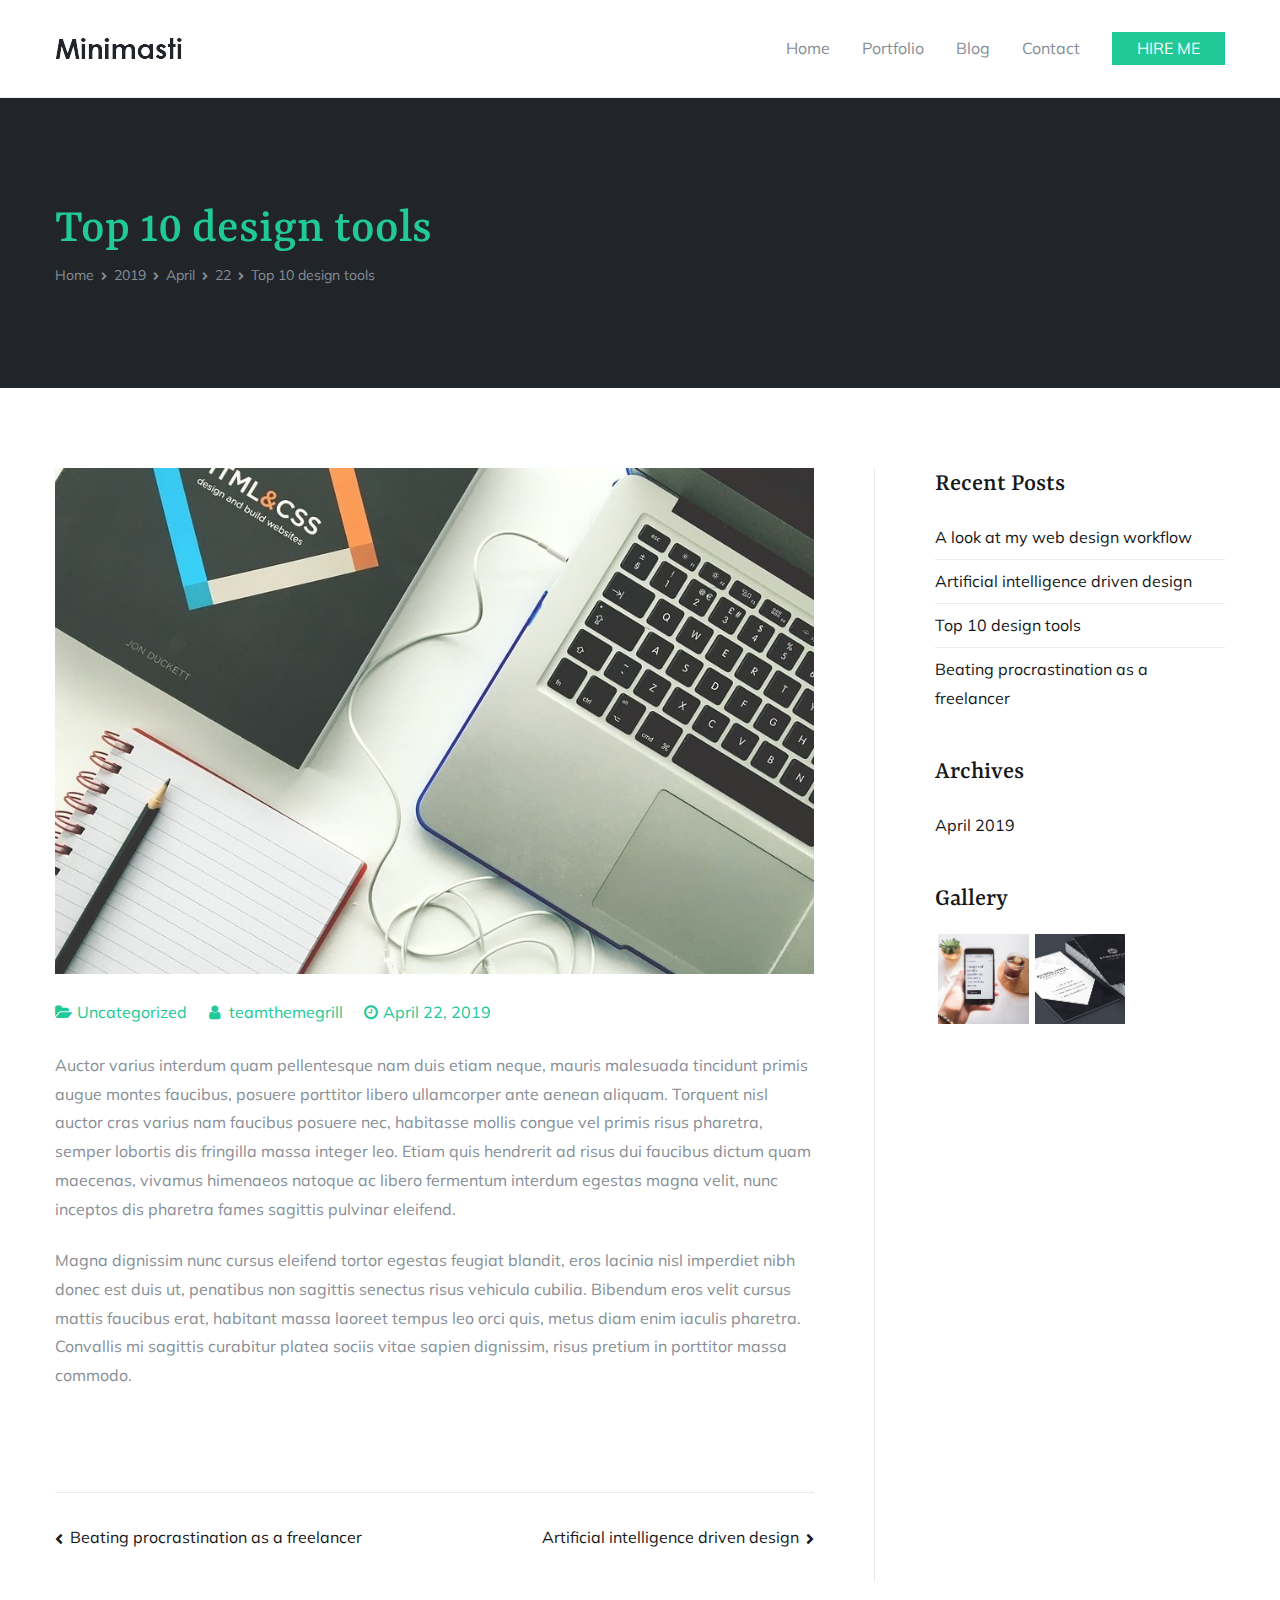
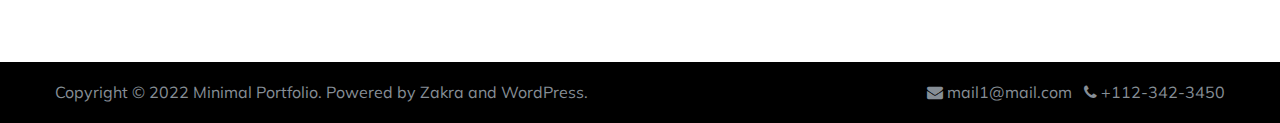
<file: minimal-portfolio/2019/04/22/top-10-design-tools.html>
<!doctype html>
		<html lang="en-US">
	<head>
	<meta http-equiv="Content-Type" content="text/html; charset=UTF-8"/>
		<meta name="viewport" content="width=device-width, initial-scale=1">
		<link rel="profile" href="https://gmpg.org/xfn/11">
		<title>Top 10 design tools - Minimal Portfolio</title><link rel="preload" as="style" href="//fonts.googleapis.com/css?family=Muli%3A400%7CRasa%3A400%2C500&#038;display=swap" /><link rel="stylesheet" href="//fonts.googleapis.com/css?family=Muli%3A400%7CRasa%3A400%2C500&#038;display=swap" media="print" onload="this.media='all'" /><noscript><link rel="stylesheet" href="//fonts.googleapis.com/css?family=Muli%3A400%7CRasa%3A400%2C500&#038;display=swap" /></noscript><link rel="stylesheet" href="../../../../minimal-portfolio/wp-content/cache/min/16/93a75a05c11903468c07e3b29893e761.css" media="all" data-minify="1" />
<meta name='robots' content='max-image-preview:large' />
<link rel='dns-prefetch' href='//fonts.googleapis.com' />
<link href='https://fonts.gstatic.com' crossorigin rel='preconnect' />
<link rel="alternate" type="application/rss+xml" title="Minimal Portfolio &raquo; Feed" href="https://zakrademos.com/minimal-portfolio/feed/" />
<style type="text/css">
img.wp-smiley,
img.emoji {
	display: inline !important;
	border: none !important;
	box-shadow: none !important;
	height: 1em !important;
	width: 1em !important;
	margin: 0 0.07em !important;
	vertical-align: -0.1em !important;
	background: none !important;
	padding: 0 !important;
}
</style>
<style id='wp-block-library-theme-inline-css' type='text/css'>
.wp-block-audio figcaption{color:#555;font-size:13px;text-align:center}.is-dark-theme .wp-block-audio figcaption{color:hsla(0,0%,100%,.65)}.wp-block-code>code{font-family:Menlo,Consolas,monaco,monospace;color:#1e1e1e;padding:.8em 1em;border:1px solid #ddd;border-radius:4px}.wp-block-embed figcaption{color:#555;font-size:13px;text-align:center}.is-dark-theme .wp-block-embed figcaption{color:hsla(0,0%,100%,.65)}.blocks-gallery-caption{color:#555;font-size:13px;text-align:center}.is-dark-theme .blocks-gallery-caption{color:hsla(0,0%,100%,.65)}.wp-block-image figcaption{color:#555;font-size:13px;text-align:center}.is-dark-theme .wp-block-image figcaption{color:hsla(0,0%,100%,.65)}.wp-block-pullquote{border-top:4px solid;border-bottom:4px solid;margin-bottom:1.75em;color:currentColor}.wp-block-pullquote__citation,.wp-block-pullquote cite,.wp-block-pullquote footer{color:currentColor;text-transform:uppercase;font-size:.8125em;font-style:normal}.wp-block-quote{border-left:.25em solid;margin:0 0 1.75em;padding-left:1em}.wp-block-quote cite,.wp-block-quote footer{color:currentColor;font-size:.8125em;position:relative;font-style:normal}.wp-block-quote.has-text-align-right{border-left:none;border-right:.25em solid;padding-left:0;padding-right:1em}.wp-block-quote.has-text-align-center{border:none;padding-left:0}.wp-block-quote.is-large,.wp-block-quote.is-style-large,.wp-block-quote.is-style-plain{border:none}.wp-block-search .wp-block-search__label{font-weight:700}.wp-block-group:where(.has-background){padding:1.25em 2.375em}.wp-block-separator{border:none;border-bottom:2px solid;margin-left:auto;margin-right:auto;opacity:.4}.wp-block-separator:not(.is-style-wide):not(.is-style-dots){width:100px}.wp-block-separator.has-background:not(.is-style-dots){border-bottom:none;height:1px}.wp-block-separator.has-background:not(.is-style-wide):not(.is-style-dots){height:2px}.wp-block-table thead{border-bottom:3px solid}.wp-block-table tfoot{border-top:3px solid}.wp-block-table td,.wp-block-table th{padding:.5em;border:1px solid;word-break:normal}.wp-block-table figcaption{color:#555;font-size:13px;text-align:center}.is-dark-theme .wp-block-table figcaption{color:hsla(0,0%,100%,.65)}.wp-block-video figcaption{color:#555;font-size:13px;text-align:center}.is-dark-theme .wp-block-video figcaption{color:hsla(0,0%,100%,.65)}.wp-block-template-part.has-background{padding:1.25em 2.375em;margin-top:0;margin-bottom:0}
</style>
<style id='global-styles-inline-css' type='text/css'>
body{--wp--preset--color--black: #000000;--wp--preset--color--cyan-bluish-gray: #abb8c3;--wp--preset--color--white: #ffffff;--wp--preset--color--pale-pink: #f78da7;--wp--preset--color--vivid-red: #cf2e2e;--wp--preset--color--luminous-vivid-orange: #ff6900;--wp--preset--color--luminous-vivid-amber: #fcb900;--wp--preset--color--light-green-cyan: #7bdcb5;--wp--preset--color--vivid-green-cyan: #00d084;--wp--preset--color--pale-cyan-blue: #8ed1fc;--wp--preset--color--vivid-cyan-blue: #0693e3;--wp--preset--color--vivid-purple: #9b51e0;--wp--preset--gradient--vivid-cyan-blue-to-vivid-purple: linear-gradient(135deg,rgba(6,147,227,1) 0%,rgb(155,81,224) 100%);--wp--preset--gradient--light-green-cyan-to-vivid-green-cyan: linear-gradient(135deg,rgb(122,220,180) 0%,rgb(0,208,130) 100%);--wp--preset--gradient--luminous-vivid-amber-to-luminous-vivid-orange: linear-gradient(135deg,rgba(252,185,0,1) 0%,rgba(255,105,0,1) 100%);--wp--preset--gradient--luminous-vivid-orange-to-vivid-red: linear-gradient(135deg,rgba(255,105,0,1) 0%,rgb(207,46,46) 100%);--wp--preset--gradient--very-light-gray-to-cyan-bluish-gray: linear-gradient(135deg,rgb(238,238,238) 0%,rgb(169,184,195) 100%);--wp--preset--gradient--cool-to-warm-spectrum: linear-gradient(135deg,rgb(74,234,220) 0%,rgb(151,120,209) 20%,rgb(207,42,186) 40%,rgb(238,44,130) 60%,rgb(251,105,98) 80%,rgb(254,248,76) 100%);--wp--preset--gradient--blush-light-purple: linear-gradient(135deg,rgb(255,206,236) 0%,rgb(152,150,240) 100%);--wp--preset--gradient--blush-bordeaux: linear-gradient(135deg,rgb(254,205,165) 0%,rgb(254,45,45) 50%,rgb(107,0,62) 100%);--wp--preset--gradient--luminous-dusk: linear-gradient(135deg,rgb(255,203,112) 0%,rgb(199,81,192) 50%,rgb(65,88,208) 100%);--wp--preset--gradient--pale-ocean: linear-gradient(135deg,rgb(255,245,203) 0%,rgb(182,227,212) 50%,rgb(51,167,181) 100%);--wp--preset--gradient--electric-grass: linear-gradient(135deg,rgb(202,248,128) 0%,rgb(113,206,126) 100%);--wp--preset--gradient--midnight: linear-gradient(135deg,rgb(2,3,129) 0%,rgb(40,116,252) 100%);--wp--preset--duotone--dark-grayscale: url('#wp-duotone-dark-grayscale');--wp--preset--duotone--grayscale: url('#wp-duotone-grayscale');--wp--preset--duotone--purple-yellow: url('#wp-duotone-purple-yellow');--wp--preset--duotone--blue-red: url('#wp-duotone-blue-red');--wp--preset--duotone--midnight: url('#wp-duotone-midnight');--wp--preset--duotone--magenta-yellow: url('#wp-duotone-magenta-yellow');--wp--preset--duotone--purple-green: url('#wp-duotone-purple-green');--wp--preset--duotone--blue-orange: url('#wp-duotone-blue-orange');--wp--preset--font-size--small: 13px;--wp--preset--font-size--medium: 20px;--wp--preset--font-size--large: 36px;--wp--preset--font-size--x-large: 42px;}.has-black-color{color: var(--wp--preset--color--black) !important;}.has-cyan-bluish-gray-color{color: var(--wp--preset--color--cyan-bluish-gray) !important;}.has-white-color{color: var(--wp--preset--color--white) !important;}.has-pale-pink-color{color: var(--wp--preset--color--pale-pink) !important;}.has-vivid-red-color{color: var(--wp--preset--color--vivid-red) !important;}.has-luminous-vivid-orange-color{color: var(--wp--preset--color--luminous-vivid-orange) !important;}.has-luminous-vivid-amber-color{color: var(--wp--preset--color--luminous-vivid-amber) !important;}.has-light-green-cyan-color{color: var(--wp--preset--color--light-green-cyan) !important;}.has-vivid-green-cyan-color{color: var(--wp--preset--color--vivid-green-cyan) !important;}.has-pale-cyan-blue-color{color: var(--wp--preset--color--pale-cyan-blue) !important;}.has-vivid-cyan-blue-color{color: var(--wp--preset--color--vivid-cyan-blue) !important;}.has-vivid-purple-color{color: var(--wp--preset--color--vivid-purple) !important;}.has-black-background-color{background-color: var(--wp--preset--color--black) !important;}.has-cyan-bluish-gray-background-color{background-color: var(--wp--preset--color--cyan-bluish-gray) !important;}.has-white-background-color{background-color: var(--wp--preset--color--white) !important;}.has-pale-pink-background-color{background-color: var(--wp--preset--color--pale-pink) !important;}.has-vivid-red-background-color{background-color: var(--wp--preset--color--vivid-red) !important;}.has-luminous-vivid-orange-background-color{background-color: var(--wp--preset--color--luminous-vivid-orange) !important;}.has-luminous-vivid-amber-background-color{background-color: var(--wp--preset--color--luminous-vivid-amber) !important;}.has-light-green-cyan-background-color{background-color: var(--wp--preset--color--light-green-cyan) !important;}.has-vivid-green-cyan-background-color{background-color: var(--wp--preset--color--vivid-green-cyan) !important;}.has-pale-cyan-blue-background-color{background-color: var(--wp--preset--color--pale-cyan-blue) !important;}.has-vivid-cyan-blue-background-color{background-color: var(--wp--preset--color--vivid-cyan-blue) !important;}.has-vivid-purple-background-color{background-color: var(--wp--preset--color--vivid-purple) !important;}.has-black-border-color{border-color: var(--wp--preset--color--black) !important;}.has-cyan-bluish-gray-border-color{border-color: var(--wp--preset--color--cyan-bluish-gray) !important;}.has-white-border-color{border-color: var(--wp--preset--color--white) !important;}.has-pale-pink-border-color{border-color: var(--wp--preset--color--pale-pink) !important;}.has-vivid-red-border-color{border-color: var(--wp--preset--color--vivid-red) !important;}.has-luminous-vivid-orange-border-color{border-color: var(--wp--preset--color--luminous-vivid-orange) !important;}.has-luminous-vivid-amber-border-color{border-color: var(--wp--preset--color--luminous-vivid-amber) !important;}.has-light-green-cyan-border-color{border-color: var(--wp--preset--color--light-green-cyan) !important;}.has-vivid-green-cyan-border-color{border-color: var(--wp--preset--color--vivid-green-cyan) !important;}.has-pale-cyan-blue-border-color{border-color: var(--wp--preset--color--pale-cyan-blue) !important;}.has-vivid-cyan-blue-border-color{border-color: var(--wp--preset--color--vivid-cyan-blue) !important;}.has-vivid-purple-border-color{border-color: var(--wp--preset--color--vivid-purple) !important;}.has-vivid-cyan-blue-to-vivid-purple-gradient-background{background: var(--wp--preset--gradient--vivid-cyan-blue-to-vivid-purple) !important;}.has-light-green-cyan-to-vivid-green-cyan-gradient-background{background: var(--wp--preset--gradient--light-green-cyan-to-vivid-green-cyan) !important;}.has-luminous-vivid-amber-to-luminous-vivid-orange-gradient-background{background: var(--wp--preset--gradient--luminous-vivid-amber-to-luminous-vivid-orange) !important;}.has-luminous-vivid-orange-to-vivid-red-gradient-background{background: var(--wp--preset--gradient--luminous-vivid-orange-to-vivid-red) !important;}.has-very-light-gray-to-cyan-bluish-gray-gradient-background{background: var(--wp--preset--gradient--very-light-gray-to-cyan-bluish-gray) !important;}.has-cool-to-warm-spectrum-gradient-background{background: var(--wp--preset--gradient--cool-to-warm-spectrum) !important;}.has-blush-light-purple-gradient-background{background: var(--wp--preset--gradient--blush-light-purple) !important;}.has-blush-bordeaux-gradient-background{background: var(--wp--preset--gradient--blush-bordeaux) !important;}.has-luminous-dusk-gradient-background{background: var(--wp--preset--gradient--luminous-dusk) !important;}.has-pale-ocean-gradient-background{background: var(--wp--preset--gradient--pale-ocean) !important;}.has-electric-grass-gradient-background{background: var(--wp--preset--gradient--electric-grass) !important;}.has-midnight-gradient-background{background: var(--wp--preset--gradient--midnight) !important;}.has-small-font-size{font-size: var(--wp--preset--font-size--small) !important;}.has-medium-font-size{font-size: var(--wp--preset--font-size--medium) !important;}.has-large-font-size{font-size: var(--wp--preset--font-size--large) !important;}.has-x-large-font-size{font-size: var(--wp--preset--font-size--x-large) !important;}
</style>
<style id='zakra-style-inline-css' type='text/css'>
@media screen and (min-width:1200px){.tg-container{max-width:1170px;}}a:hover, a:focus, .tg-primary-menu > div ul li:hover > a,  .tg-primary-menu > div ul li.current_page_item > a, .tg-primary-menu > div ul li.current-menu-item > a,  .tg-mobile-navigation > div ul li.current_page_item > a, .tg-mobile-navigation > div ul li.current-menu-item > a,  .entry-content a,  .tg-meta-style-two .entry-meta span, .tg-meta-style-two .entry-meta a{color:#20c997;}.tg-primary-menu.tg-primary-menu--style-underline > div > ul > li.current_page_item > a::before, .tg-primary-menu.tg-primary-menu--style-underline > div > ul > li.current-menu-item > a::before, .tg-primary-menu.tg-primary-menu--style-left-border > div > ul > li.current_page_item > a::before, .tg-primary-menu.tg-primary-menu--style-left-border > div > ul > li.current-menu-item > a::before, .tg-primary-menu.tg-primary-menu--style-right-border > div > ul > li.current_page_item > a::before, .tg-primary-menu.tg-primary-menu--style-right-border > div > ul > li.current-menu-item > a::before, .tg-scroll-to-top:hover, button, input[type="button"], input[type="reset"], input[type="submit"], .tg-primary-menu > div ul li.tg-header-button-wrap a{background-color:#20c997;}body{color:#868e96;}body{font-family:Muli;font-weight:400;font-size:16px;}h1, h2, h3, h4, h5, h6{font-family:Rasa;font-weight:400;}h1{font-weight:500;}h2{font-weight:500;}h3{font-weight:500;}h4{font-weight:500;}h5{font-weight:500;}h6{font-weight:500;}button, input[type="button"], input[type="reset"], input[type="submit"], #infinite-handle span{background-color:#20c997;}button:hover, input[type="button"]:hover, input[type="reset"]:hover, input[type="submit"]:hover, #infinite-handle span:hover{background-color:#1cb487;}.tg-site-header .tg-site-header-top{background-size:contain;}.tg-site-header, .tg-container--separate .tg-site-header{background-size:contain;}.main-navigation.tg-primary-menu > div ul li.tg-header-button-wrap a{padding-top:2px;padding-right:25px;padding-bottom:2px;padding-left:25px;}.main-navigation.tg-primary-menu > div ul li.tg-header-button-wrap a{background-color:#20c997;}.main-navigation.tg-primary-menu > div ul li.tg-header-button-wrap a:hover{background-color:#1cb487;}.tg-primary-menu > div > ul li:not(.tg-header-button-wrap) a{color:#868e96;}.tg-page-header{padding-top:100px;padding-bottom:100px;}.tg-page-header .breadcrumb-trail ul li{font-size:14px;}.tg-page-header .tg-page-header__title, .tg-page-content__title{color:#20c997;}.tg-page-header, .tg-container--separate .tg-page-header{background-color:#212529;background-position:center center;background-size:contain;}.tg-page-header .breadcrumb-trail ul li{color:#868e96;}.tg-page-header .breadcrumb-trail ul li::after{color:#868e96;}.tg-page-header .breadcrumb-trail ul li a{color:#868e96;}.tg-page-header .breadcrumb-trail ul li a:hover {color:#20c997;}.tg-page-header .tg-page-header__title, .tg-page-content__title{font-weight:500;font-size:50px;}.widget .widget-title{font-family:Rasa;font-weight:500;font-size:1.6em;}.tg-site-footer .tg-site-footer-widgets{border-top-width:0px;}.tg-site-footer .tg-site-footer-bar{background-color:#000000;}.tg-site-footer .tg-site-footer-bar{color:#868e96;}.tg-site-footer .tg-site-footer-bar a{color:#868e96;}.tg-site-footer .tg-site-footer-bar a:hover, .tg-site-footer .tg-site-footer-bar a:focus{color:#20c997;}
</style>
<style id='rocket-lazyload-inline-css' type='text/css'>
.rll-youtube-player{position:relative;padding-bottom:56.23%;height:0;overflow:hidden;max-width:100%;}.rll-youtube-player:focus-within{outline: 2px solid currentColor;outline-offset: 5px;}.rll-youtube-player iframe{position:absolute;top:0;left:0;width:100%;height:100%;z-index:100;background:0 0}.rll-youtube-player img{bottom:0;display:block;left:0;margin:auto;max-width:100%;width:100%;position:absolute;right:0;top:0;border:none;height:auto;-webkit-transition:.4s all;-moz-transition:.4s all;transition:.4s all}.rll-youtube-player img:hover{-webkit-filter:brightness(75%)}.rll-youtube-player .play{height:100%;width:100%;left:0;top:0;position:absolute;background:url(../../../../minimal-portfolio/wp-content/plugins/wp-rocket/assets/img/youtube.png) no-repeat center;background-color: transparent !important;cursor:pointer;border:none;}
</style>
<link rel="https://api.w.org/" href="https://zakrademos.com/minimal-portfolio/wp-json/" /><link rel="alternate" type="application/json" href="https://zakrademos.com/minimal-portfolio/wp-json/wp/v2/posts/444" /><link rel="EditURI" type="application/rsd+xml" title="RSD" href="https://zakrademos.com/minimal-portfolio/xmlrpc.php?rsd" />
<link rel="wlwmanifest" type="application/wlwmanifest+xml" href="https://zakrademos.com/minimal-portfolio/wp-includes/wlwmanifest.xml" /> 
<meta name="generator" content="WordPress 5.9.3" />
<meta name="generator" content="Everest Forms 1.8.3" />
<link rel="canonical" href="../../../../minimal-portfolio/2019/04/22/top-10-design-tools.html" />
<link rel='shortlink' href='https://zakrademos.com/minimal-portfolio/?p=444' />
<link rel="alternate" type="application/json+oembed" href="https://zakrademos.com/minimal-portfolio/wp-json/oembed/1.0/embed?url=https%3A%2F%2Fzakrademos.com%2Fminimal-portfolio%2F2019%2F04%2F22%2Ftop-10-design-tools%2F" />
<link rel="alternate" type="text/xml+oembed" href="https://zakrademos.com/minimal-portfolio/wp-json/oembed/1.0/embed?url=https%3A%2F%2Fzakrademos.com%2Fminimal-portfolio%2F2019%2F04%2F22%2Ftop-10-design-tools%2F&#038;format=xml" />
		<style type="text/css">
						.site-title,
			.site-description {
				position: absolute;
				clip: rect(1px, 1px, 1px, 1px);
			}
						</style>
		<link rel="icon" href="../../../../minimal-portfolio/wp-content/uploads/sites/16/2020/07/zakra.png" sizes="32x32" />
<link rel="icon" href="../../../../minimal-portfolio/wp-content/uploads/sites/16/2020/07/zakra.png" sizes="192x192" />
<link rel="apple-touch-icon" href="../../../../minimal-portfolio/wp-content/uploads/sites/16/2020/07/zakra.png" />
<meta name="msapplication-TileImage" content="../../../../minimal-portfolio/wp-content/uploads/sites/16/2020/07/zakra.png" />
		<style type="text/css" id="wp-custom-css">
			.everest-forms .evf-minimal-portfolio .evf-field-container .evf-frontend-row input,
.everest-forms .evf-field-container .evf-frontend-row textarea {
    padding: 16px 24px;
    border-color: #CCC;
    border-radius: 0;
    background-color: #FFF;
}
.everest-forms .evf-field-container .evf-frontend-row textarea {
    height: 150px;
}
.everest-forms .evf-minimal-portfolio button[type=submit] {
    padding: 17px 40px;
    color: #fff;
    background-color: #20c997;
    border: none;
    border-radius: 0;
    transition: 0.5s all;
    font-weight: 800;    
}
.everest-forms .evf-minimal-portfolio button[type=submit]:hover {
    background-color: #1cb487;
}
.everest-forms .evf-minimal-portfolio .evf-submit-container {
    display: flex;
    justify-content: flex-end;
}
.everest-forms .evf-minimal-portfolio .evf-field-container .evf-frontend-row input:focus {
	border-color: #20c997;
}
.widget .gallery-columns-3 .gallery-item {
    margin: 1%;
    max-width: 31.33%;
}		</style>
		<noscript><style id="rocket-lazyload-nojs-css">.rll-youtube-player, [data-lazy-src]{display:none !important;}</style></noscript>
	</head>
<body data-rsssl=1 class="post-template-default single single-post postid-444 single-format-standard wp-custom-logo everest-forms-no-js tg-site-layout--right tg-container--wide has-page-header has-breadcrumbs elementor-default elementor-kit-584">
<svg xmlns="http://www.w3.org/2000/svg" viewBox="0 0 0 0" width="0" height="0" focusable="false" role="none" style="visibility: hidden; position: absolute; left: -9999px; overflow: hidden;" ><defs><filter id="wp-duotone-dark-grayscale"><feColorMatrix color-interpolation-filters="sRGB" type="matrix" values=" .299 .587 .114 0 0 .299 .587 .114 0 0 .299 .587 .114 0 0 .299 .587 .114 0 0 " /><feComponentTransfer color-interpolation-filters="sRGB" ><feFuncR type="table" tableValues="0 0.49803921568627" /><feFuncG type="table" tableValues="0 0.49803921568627" /><feFuncB type="table" tableValues="0 0.49803921568627" /><feFuncA type="table" tableValues="1 1" /></feComponentTransfer><feComposite in2="SourceGraphic" operator="in" /></filter></defs></svg><svg xmlns="http://www.w3.org/2000/svg" viewBox="0 0 0 0" width="0" height="0" focusable="false" role="none" style="visibility: hidden; position: absolute; left: -9999px; overflow: hidden;" ><defs><filter id="wp-duotone-grayscale"><feColorMatrix color-interpolation-filters="sRGB" type="matrix" values=" .299 .587 .114 0 0 .299 .587 .114 0 0 .299 .587 .114 0 0 .299 .587 .114 0 0 " /><feComponentTransfer color-interpolation-filters="sRGB" ><feFuncR type="table" tableValues="0 1" /><feFuncG type="table" tableValues="0 1" /><feFuncB type="table" tableValues="0 1" /><feFuncA type="table" tableValues="1 1" /></feComponentTransfer><feComposite in2="SourceGraphic" operator="in" /></filter></defs></svg><svg xmlns="http://www.w3.org/2000/svg" viewBox="0 0 0 0" width="0" height="0" focusable="false" role="none" style="visibility: hidden; position: absolute; left: -9999px; overflow: hidden;" ><defs><filter id="wp-duotone-purple-yellow"><feColorMatrix color-interpolation-filters="sRGB" type="matrix" values=" .299 .587 .114 0 0 .299 .587 .114 0 0 .299 .587 .114 0 0 .299 .587 .114 0 0 " /><feComponentTransfer color-interpolation-filters="sRGB" ><feFuncR type="table" tableValues="0.54901960784314 0.98823529411765" /><feFuncG type="table" tableValues="0 1" /><feFuncB type="table" tableValues="0.71764705882353 0.25490196078431" /><feFuncA type="table" tableValues="1 1" /></feComponentTransfer><feComposite in2="SourceGraphic" operator="in" /></filter></defs></svg><svg xmlns="http://www.w3.org/2000/svg" viewBox="0 0 0 0" width="0" height="0" focusable="false" role="none" style="visibility: hidden; position: absolute; left: -9999px; overflow: hidden;" ><defs><filter id="wp-duotone-blue-red"><feColorMatrix color-interpolation-filters="sRGB" type="matrix" values=" .299 .587 .114 0 0 .299 .587 .114 0 0 .299 .587 .114 0 0 .299 .587 .114 0 0 " /><feComponentTransfer color-interpolation-filters="sRGB" ><feFuncR type="table" tableValues="0 1" /><feFuncG type="table" tableValues="0 0.27843137254902" /><feFuncB type="table" tableValues="0.5921568627451 0.27843137254902" /><feFuncA type="table" tableValues="1 1" /></feComponentTransfer><feComposite in2="SourceGraphic" operator="in" /></filter></defs></svg><svg xmlns="http://www.w3.org/2000/svg" viewBox="0 0 0 0" width="0" height="0" focusable="false" role="none" style="visibility: hidden; position: absolute; left: -9999px; overflow: hidden;" ><defs><filter id="wp-duotone-midnight"><feColorMatrix color-interpolation-filters="sRGB" type="matrix" values=" .299 .587 .114 0 0 .299 .587 .114 0 0 .299 .587 .114 0 0 .299 .587 .114 0 0 " /><feComponentTransfer color-interpolation-filters="sRGB" ><feFuncR type="table" tableValues="0 0" /><feFuncG type="table" tableValues="0 0.64705882352941" /><feFuncB type="table" tableValues="0 1" /><feFuncA type="table" tableValues="1 1" /></feComponentTransfer><feComposite in2="SourceGraphic" operator="in" /></filter></defs></svg><svg xmlns="http://www.w3.org/2000/svg" viewBox="0 0 0 0" width="0" height="0" focusable="false" role="none" style="visibility: hidden; position: absolute; left: -9999px; overflow: hidden;" ><defs><filter id="wp-duotone-magenta-yellow"><feColorMatrix color-interpolation-filters="sRGB" type="matrix" values=" .299 .587 .114 0 0 .299 .587 .114 0 0 .299 .587 .114 0 0 .299 .587 .114 0 0 " /><feComponentTransfer color-interpolation-filters="sRGB" ><feFuncR type="table" tableValues="0.78039215686275 1" /><feFuncG type="table" tableValues="0 0.94901960784314" /><feFuncB type="table" tableValues="0.35294117647059 0.47058823529412" /><feFuncA type="table" tableValues="1 1" /></feComponentTransfer><feComposite in2="SourceGraphic" operator="in" /></filter></defs></svg><svg xmlns="http://www.w3.org/2000/svg" viewBox="0 0 0 0" width="0" height="0" focusable="false" role="none" style="visibility: hidden; position: absolute; left: -9999px; overflow: hidden;" ><defs><filter id="wp-duotone-purple-green"><feColorMatrix color-interpolation-filters="sRGB" type="matrix" values=" .299 .587 .114 0 0 .299 .587 .114 0 0 .299 .587 .114 0 0 .299 .587 .114 0 0 " /><feComponentTransfer color-interpolation-filters="sRGB" ><feFuncR type="table" tableValues="0.65098039215686 0.40392156862745" /><feFuncG type="table" tableValues="0 1" /><feFuncB type="table" tableValues="0.44705882352941 0.4" /><feFuncA type="table" tableValues="1 1" /></feComponentTransfer><feComposite in2="SourceGraphic" operator="in" /></filter></defs></svg><svg xmlns="http://www.w3.org/2000/svg" viewBox="0 0 0 0" width="0" height="0" focusable="false" role="none" style="visibility: hidden; position: absolute; left: -9999px; overflow: hidden;" ><defs><filter id="wp-duotone-blue-orange"><feColorMatrix color-interpolation-filters="sRGB" type="matrix" values=" .299 .587 .114 0 0 .299 .587 .114 0 0 .299 .587 .114 0 0 .299 .587 .114 0 0 " /><feComponentTransfer color-interpolation-filters="sRGB" ><feFuncR type="table" tableValues="0.098039215686275 1" /><feFuncG type="table" tableValues="0 0.66274509803922" /><feFuncB type="table" tableValues="0.84705882352941 0.41960784313725" /><feFuncA type="table" tableValues="1 1" /></feComponentTransfer><feComposite in2="SourceGraphic" operator="in" /></filter></defs></svg>
		<div id="page" class="site tg-site">
				<a class="skip-link screen-reader-text" href="#content">Skip to content</a>
		<header id="masthead" class="site-header tg-site-header tg-site-header--left">
		<div class="tg-site-header-bottom">
			<div class="tg-header-container tg-container tg-container--flex tg-container--flex-center tg-container--flex-space-between">
			<div class="tg-block tg-block--one">
						<div class="site-branding">
			<a href="../../../../minimal-portfolio.html" class="custom-logo-link" rel="home"><img width="127" height="21" src="data:image/svg+xml,%3Csvg%20xmlns='http://www.w3.org/2000/svg'%20viewBox='0%200%20127%2021'%3E%3C/svg%3E" class="custom-logo" alt="Minimal Portfolio" data-lazy-src="../../../../minimal-portfolio/wp-content/uploads/sites/16/2019/04/logo.png" /><noscript><img width="127" height="21" src="../../../../minimal-portfolio/wp-content/uploads/sites/16/2019/04/logo.png" class="custom-logo" alt="Minimal Portfolio" /></noscript></a>			<div class="site-info-wrap">
									<p class="site-title">
						<a href="../../../../minimal-portfolio.html" rel="home">Minimal Portfolio</a>
					</p>
										<p class="site-description">Just another Zakra Demos site</p>
							</div>
		</div><!-- .site-branding -->
			</div> <!-- /.tg-site-header__block--one -->
			<div class="tg-block tg-block--two">
						<nav id="site-navigation" class="main-navigation tg-primary-menu tg-primary-menu--style-none">
			<div class="menu"><ul id="primary-menu" class="menu-primary"><li id="menu-item-561" class="menu-item menu-item-type-post_type menu-item-object-page menu-item-home menu-item-561"><a title="
						" href="../../../../minimal-portfolio.html">Home</a></li>
<li id="menu-item-558" class="menu-item menu-item-type-post_type menu-item-object-page menu-item-558"><a title="
						" href="../../../../index.html">Portfolio</a></li>
<li id="menu-item-559" class="menu-item menu-item-type-post_type menu-item-object-page current_page_parent menu-item-559"><a title="
						" href="../../../../minimal-portfolio/blog.html">Blog</a></li>
<li id="menu-item-560" class="menu-item menu-item-type-post_type menu-item-object-page menu-item-560"><a title="
						" href="../../../../minimal-portfolio/contact.html">Contact</a></li>
<li class="menu-item tg-header-button-wrap"><a href="">HIRE ME</a></li></ul></div>		</nav><!-- #site-navigation -->
				<nav id="header-action" class="tg-header-action">
			<ul class="tg-header-action-list">
				<li class="tg-header-action__item tg-mobile-toggle" >
										<button aria-label="Primary Menu" >
						<i class="tg-icon tg-icon-bars"></i>
					</button>
				</li><!-- /.tg-mobile-toggle -->
			</ul><!-- /.zakra-header-action-list -->
		</nav><!-- #header-action -->
				<nav id="mobile-navigation" class="tg-mobile-navigation"
			>
			<div class="menu-main-menu-container"><ul id="mobile-primary-menu" class="menu"><li class="menu-item menu-item-type-post_type menu-item-object-page menu-item-home menu-item-561"><a title="
						" href="../../../../minimal-portfolio.html">Home</a></li>
<li class="menu-item menu-item-type-post_type menu-item-object-page menu-item-558"><a title="
						" href="../../../../index.html">Portfolio</a></li>
<li class="menu-item menu-item-type-post_type menu-item-object-page current_page_parent menu-item-559"><a title="
						" href="../../../../minimal-portfolio/blog.html">Blog</a></li>
<li class="menu-item menu-item-type-post_type menu-item-object-page menu-item-560"><a title="
						" href="../../../../minimal-portfolio/contact.html">Contact</a></li>
<li class="menu-item tg-header-button-wrap"><a href="">HIRE ME</a></li></ul></div>
		</nav><!-- /#mobile-navigation-->
			</div> <!-- /.tg-site-header__block-two -->
		</div>
		<!-- /.tg-container -->
		</div>
		<!-- /.tg-site-header-bottom -->
		</header><!-- #masthead -->
		<main id="main" class="site-main">
		<header class="tg-page-header tg-page-header--both-left">
			<div class="tg-container tg-container--flex tg-container--flex-center tg-container--flex-space-between">
				<h1 class="tg-page-header__title">Top 10 design tools</h1>
				<nav role="navigation" aria-label="Breadcrumbs" class="breadcrumb-trail breadcrumbs" itemprop="breadcrumb"><ul class="trail-items" itemscope itemtype="http://schema.org/BreadcrumbList"><meta name="numberOfItems" content="5" /><meta name="itemListOrder" content="Ascending" /><li itemprop="itemListElement" itemscope itemtype="http://schema.org/ListItem" class="trail-item"><a href="../../../../minimal-portfolio.html" rel="home" itemprop="item"><span itemprop="name">Home</span></a><meta itemprop="position" content="1" /></li><li itemprop="itemListElement" itemscope itemtype="http://schema.org/ListItem" class="trail-item"><a href="../../../../minimal-portfolio/2019.html" itemprop="item"><span itemprop="name">2019</span></a><meta itemprop="position" content="2" /></li><li itemprop="itemListElement" itemscope itemtype="http://schema.org/ListItem" class="trail-item"><a href="../../../../minimal-portfolio/2019/04.html" itemprop="item"><span itemprop="name">April</span></a><meta itemprop="position" content="3" /></li><li itemprop="itemListElement" itemscope itemtype="http://schema.org/ListItem" class="trail-item"><a href="../../../../minimal-portfolio/2019/04/22.html" itemprop="item"><span itemprop="name">22</span></a><meta itemprop="position" content="4" /></li><li class="trail-item trail-end"><span>Top 10 design tools</span></li></ul></nav>			</div>
		</header>
		<!-- /.page-header -->
				<div id="content" class="site-content">
			<div class="tg-container tg-container--flex tg-container--flex-space-between">
	<div id="primary" class="content-area">
<article id="post-444" class="tg-meta-style-two post-444 post type-post status-publish format-standard has-post-thumbnail hentry category-uncategorized zakra-single-article zakra-article-post">
			<div class="post-thumbnail">
				<img width="900" height="600" src="data:image/svg+xml,%3Csvg%20xmlns='http://www.w3.org/2000/svg'%20viewBox='0%200%20900%20600'%3E%3C/svg%3E" class="attachment-post-thumbnail size-post-thumbnail wp-post-image" alt="" data-lazy-srcset="../../../../minimal-portfolio/wp-content/uploads/sites/16/2019/04/web-design-tools-min.jpg 900w, ../../../../minimal-portfolio/wp-content/uploads/sites/16/2019/04/web-design-tools-min-300x200.jpg 300w, ../../../../minimal-portfolio/wp-content/uploads/sites/16/2019/04/web-design-tools-min-768x512.jpg 768w" data-lazy-sizes="(max-width: 900px) 100vw, 900px" data-lazy-src="../../../../minimal-portfolio/wp-content/uploads/sites/16/2019/04/web-design-tools-min.jpg" /><noscript><img width="900" height="600" src="../../../../minimal-portfolio/wp-content/uploads/sites/16/2019/04/web-design-tools-min.jpg" class="attachment-post-thumbnail size-post-thumbnail wp-post-image" alt="" srcset="../../../../minimal-portfolio/wp-content/uploads/sites/16/2019/04/web-design-tools-min.jpg 900w, ../../../../minimal-portfolio/wp-content/uploads/sites/16/2019/04/web-design-tools-min-300x200.jpg 300w, ../../../../minimal-portfolio/wp-content/uploads/sites/16/2019/04/web-design-tools-min-768x512.jpg 768w" sizes="(max-width: 900px) 100vw, 900px" /></noscript>			</div><!-- .post-thumbnail -->
					<header class="entry-header">
			</header><!-- .entry-header -->
					<div class="entry-meta">
				<span class="cat-links"><a href="../../../../minimal-portfolio/category/uncategorized.html" rel="category tag">Uncategorized</a></span><span class="byline"> <span class="author vcard"><a class="url fn n" href="../../../../minimal-portfolio/author/teamthemegrill.html">teamthemegrill</a></span></span><span class="posted-on"><a href="../../../../minimal-portfolio/2019/04/22/top-10-design-tools.html" rel="bookmark"><time class="entry-date published updated" datetime="2019-04-22T08:37:43+00:00">April 22, 2019</time></a></span>			</div><!-- .entry-meta -->
					<div class="entry-content">
				<p>Auctor varius interdum quam pellentesque nam duis etiam neque, mauris malesuada tincidunt primis augue montes faucibus, posuere porttitor libero ullamcorper ante aenean aliquam. Torquent nisl auctor cras varius nam faucibus posuere nec, habitasse mollis congue vel primis risus pharetra, semper lobortis dis fringilla massa integer leo. Etiam quis hendrerit ad risus dui faucibus dictum quam maecenas, vivamus himenaeos natoque ac libero fermentum interdum egestas magna velit, nunc inceptos dis pharetra fames sagittis pulvinar eleifend.</p>
<p>Magna dignissim nunc cursus eleifend tortor egestas feugiat blandit, eros lacinia nisl imperdiet nibh donec est duis ut, penatibus non sagittis senectus risus vehicula cubilia. Bibendum eros velit cursus mattis faucibus erat, habitant massa laoreet tempus leo orci quis, metus diam enim iaculis pharetra. Convallis mi sagittis curabitur platea sociis vitae sapien dignissim, risus pretium in porttitor massa commodo.</p>
<div class="extra-hatom"><span class="entry-title">Top 10 design tools</span></div>			</div><!-- .entry-content -->
	</article><!-- #post-444 -->
	<nav class="navigation post-navigation" aria-label="Posts">
		<h2 class="screen-reader-text">Post navigation</h2>
		<div class="nav-links"><div class="nav-previous"><a href="../../../../minimal-portfolio/2019/04/22/beating-procrastination-as-a-freelancer.html" rel="prev">Beating procrastination as a freelancer</a></div><div class="nav-next"><a href="../../../../minimal-portfolio/2019/04/22/artificial-intelligence-driven-design.html" rel="next">Artificial intelligence driven design</a></div></div>
	</nav>
			</div><!-- #primary -->
<aside id="secondary" class="tg-site-sidebar widget-area ">
		<section id="recent-posts-3" class="widget widget_recent_entries">
		<h2 class="widget-title">Recent Posts</h2>
		<ul>
											<li>
					<a href="../../../../minimal-portfolio/2019/04/22/a-look-at-my-web-design-workflow.html">A look at my web design workflow</a>
									</li>
											<li>
					<a href="../../../../minimal-portfolio/2019/04/22/artificial-intelligence-driven-design.html">Artificial intelligence driven design</a>
									</li>
											<li>
					<a href="../../../../minimal-portfolio/2019/04/22/top-10-design-tools.html" aria-current="page">Top 10 design tools</a>
									</li>
											<li>
					<a href="../../../../minimal-portfolio/2019/04/22/beating-procrastination-as-a-freelancer.html">Beating procrastination as a freelancer</a>
									</li>
					</ul>
		</section><section id="archives-3" class="widget widget_archive"><h2 class="widget-title">Archives</h2>
			<ul>
					<li><a href='../../../../minimal-portfolio/2019/04.html'>April 2019</a></li>
			</ul>
			</section><section id="media_gallery-1" class="widget widget_media_gallery"><h2 class="widget-title">Gallery</h2><div id='gallery-1' class='gallery galleryid-444 gallery-columns-3 gallery-size-full'><figure class='gallery-item'>
			<div class='gallery-icon landscape'>
				<a href='../../../../minimal-portfolio/wp-content/uploads/sites/16/2019/04/portfolio-two.jpg'><img width="370" height="370" src="data:image/svg+xml,%3Csvg%20xmlns='http://www.w3.org/2000/svg'%20viewBox='0%200%20370%20370'%3E%3C/svg%3E" class="attachment-full size-full" alt="" data-lazy-srcset="../../../../minimal-portfolio/wp-content/uploads/sites/16/2019/04/portfolio-two.jpg 370w, ../../../../minimal-portfolio/wp-content/uploads/sites/16/2019/04/portfolio-two-150x150.jpg 150w, ../../../../minimal-portfolio/wp-content/uploads/sites/16/2019/04/portfolio-two-300x300.jpg 300w" data-lazy-sizes="(max-width: 370px) 100vw, 370px" data-lazy-src="../../../../minimal-portfolio/wp-content/uploads/sites/16/2019/04/portfolio-two.jpg" /><noscript><img width="370" height="370" src="../../../../minimal-portfolio/wp-content/uploads/sites/16/2019/04/portfolio-two.jpg" class="attachment-full size-full" alt="" srcset="../../../../minimal-portfolio/wp-content/uploads/sites/16/2019/04/portfolio-two.jpg 370w, ../../../../minimal-portfolio/wp-content/uploads/sites/16/2019/04/portfolio-two-150x150.jpg 150w, ../../../../minimal-portfolio/wp-content/uploads/sites/16/2019/04/portfolio-two-300x300.jpg 300w" sizes="(max-width: 370px) 100vw, 370px" /></noscript></a>
			</div></figure><figure class='gallery-item'>
			<div class='gallery-icon landscape'>
				<a href='../../../../minimal-portfolio/wp-content/uploads/sites/16/2019/04/portfolio-one.jpg'><img width="370" height="370" src="data:image/svg+xml,%3Csvg%20xmlns='http://www.w3.org/2000/svg'%20viewBox='0%200%20370%20370'%3E%3C/svg%3E" class="attachment-full size-full" alt="" data-lazy-srcset="../../../../minimal-portfolio/wp-content/uploads/sites/16/2019/04/portfolio-one.jpg 370w, ../../../../minimal-portfolio/wp-content/uploads/sites/16/2019/04/portfolio-one-150x150.jpg 150w, ../../../../minimal-portfolio/wp-content/uploads/sites/16/2019/04/portfolio-one-300x300.jpg 300w" data-lazy-sizes="(max-width: 370px) 100vw, 370px" data-lazy-src="../../../../minimal-portfolio/wp-content/uploads/sites/16/2019/04/portfolio-one.jpg" /><noscript><img width="370" height="370" src="../../../../minimal-portfolio/wp-content/uploads/sites/16/2019/04/portfolio-one.jpg" class="attachment-full size-full" alt="" srcset="../../../../minimal-portfolio/wp-content/uploads/sites/16/2019/04/portfolio-one.jpg 370w, ../../../../minimal-portfolio/wp-content/uploads/sites/16/2019/04/portfolio-one-150x150.jpg 150w, ../../../../minimal-portfolio/wp-content/uploads/sites/16/2019/04/portfolio-one-300x300.jpg 300w" sizes="(max-width: 370px) 100vw, 370px" /></noscript></a>
			</div></figure>
		</div>
</section></aside><!-- #secondary -->
			</div>
		<!-- /.tg-container-->
		</div>
		<!-- /#content-->
				</main><!-- /#main -->
			<footer id="colophon" class="site-footer tg-site-footer ">
		<div class="tg-site-footer-widgets">
			<div class="tg-container">
							</div><!-- /.tg-container-->
		</div><!-- /.tg-site-footer-widgets -->
		<div class="tg-site-footer-bar tg-site-footer-bar--left">
			<div class="tg-container tg-container--flex tg-container--flex-top">
				<div class="tg-site-footer-section-1">
					Copyright &copy; 2022 <a href="../../../../minimal-portfolio.html" title="Minimal Portfolio">Minimal Portfolio</a>. Powered by <a href="https://zakratheme.com/" target="_blank" title="Zakra" rel="nofollow">Zakra</a> and <a href="https://wordpress.org/" target="_blank" title="WordPress" rel="nofollow">WordPress</a>.
				</div>
				<!-- /.tg-site-footer-section-1 -->
				<div class="tg-site-footer-section-2">
					<i class="fa fa-envelope"></i> mail1@mail.com &nbsp; <i class="fa fa-phone"></i> +112-342-3450
				</div>
				<!-- /.tg-site-footer-section-2 -->
			</div>
			<!-- /.tg-container-->
		</div>
		<!-- /.tg-site-footer-bar -->
			</footer><!-- #colophon -->
		</div><!-- #page -->
		<a href="#" id="tg-scroll-to-top" class="tg-scroll-to-top">
			<i class="tg-icon tg-icon-arrow-up">
				<span class="screen-reader-text">Scroll to top</span>
			</i>
		</a>
		<div class="tg-overlay-wrapper"></div>
<script>window.lazyLoadOptions={elements_selector:"img[data-lazy-src],.rocket-lazyload,iframe[data-lazy-src]",data_src:"lazy-src",data_srcset:"lazy-srcset",data_sizes:"lazy-sizes",class_loading:"lazyloading",class_loaded:"lazyloaded",threshold:300,callback_loaded:function(element){if(element.tagName==="IFRAME"&&element.dataset.rocketLazyload=="fitvidscompatible"){if(element.classList.contains("lazyloaded")){if(typeof window.jQuery!="undefined"){if(jQuery.fn.fitVids){jQuery(element).parent().fitVids()}}}}}};window.addEventListener('LazyLoad::Initialized',function(e){var lazyLoadInstance=e.detail.instance;if(window.MutationObserver){var observer=new MutationObserver(function(mutations){var image_count=0;var iframe_count=0;var rocketlazy_count=0;mutations.forEach(function(mutation){for(var i=0;i<mutation.addedNodes.length;i++){if(typeof mutation.addedNodes[i].getElementsByTagName!=='function'){continue}
if(typeof mutation.addedNodes[i].getElementsByClassName!=='function'){continue}
images=mutation.addedNodes[i].getElementsByTagName('img');is_image=mutation.addedNodes[i].tagName=="IMG";iframes=mutation.addedNodes[i].getElementsByTagName('iframe');is_iframe=mutation.addedNodes[i].tagName=="IFRAME";rocket_lazy=mutation.addedNodes[i].getElementsByClassName('rocket-lazyload');image_count+=images.length;iframe_count+=iframes.length;rocketlazy_count+=rocket_lazy.length;if(is_image){image_count+=1}
if(is_iframe){iframe_count+=1}}});if(image_count>0||iframe_count>0||rocketlazy_count>0){lazyLoadInstance.update()}});var b=document.getElementsByTagName("body")[0];var config={childList:!0,subtree:!0};observer.observe(b,config)}},!1)</script><script data-no-minify="1" async src="../../../../minimal-portfolio/wp-content/plugins/wp-rocket/assets/js/lazyload/17.5/lazyload.min.js"></script>
<script src="../../../../minimal-portfolio/wp-content/cache/min/16/59b39ec2cd867f5f049c668632ace72b.js" data-minify="1" defer></script></body>
</html>
<!-- This website is like a Rocket, isn't it? Performance optimized by WP Rocket. Learn more: https://wp-rocket.me -->
</file>
